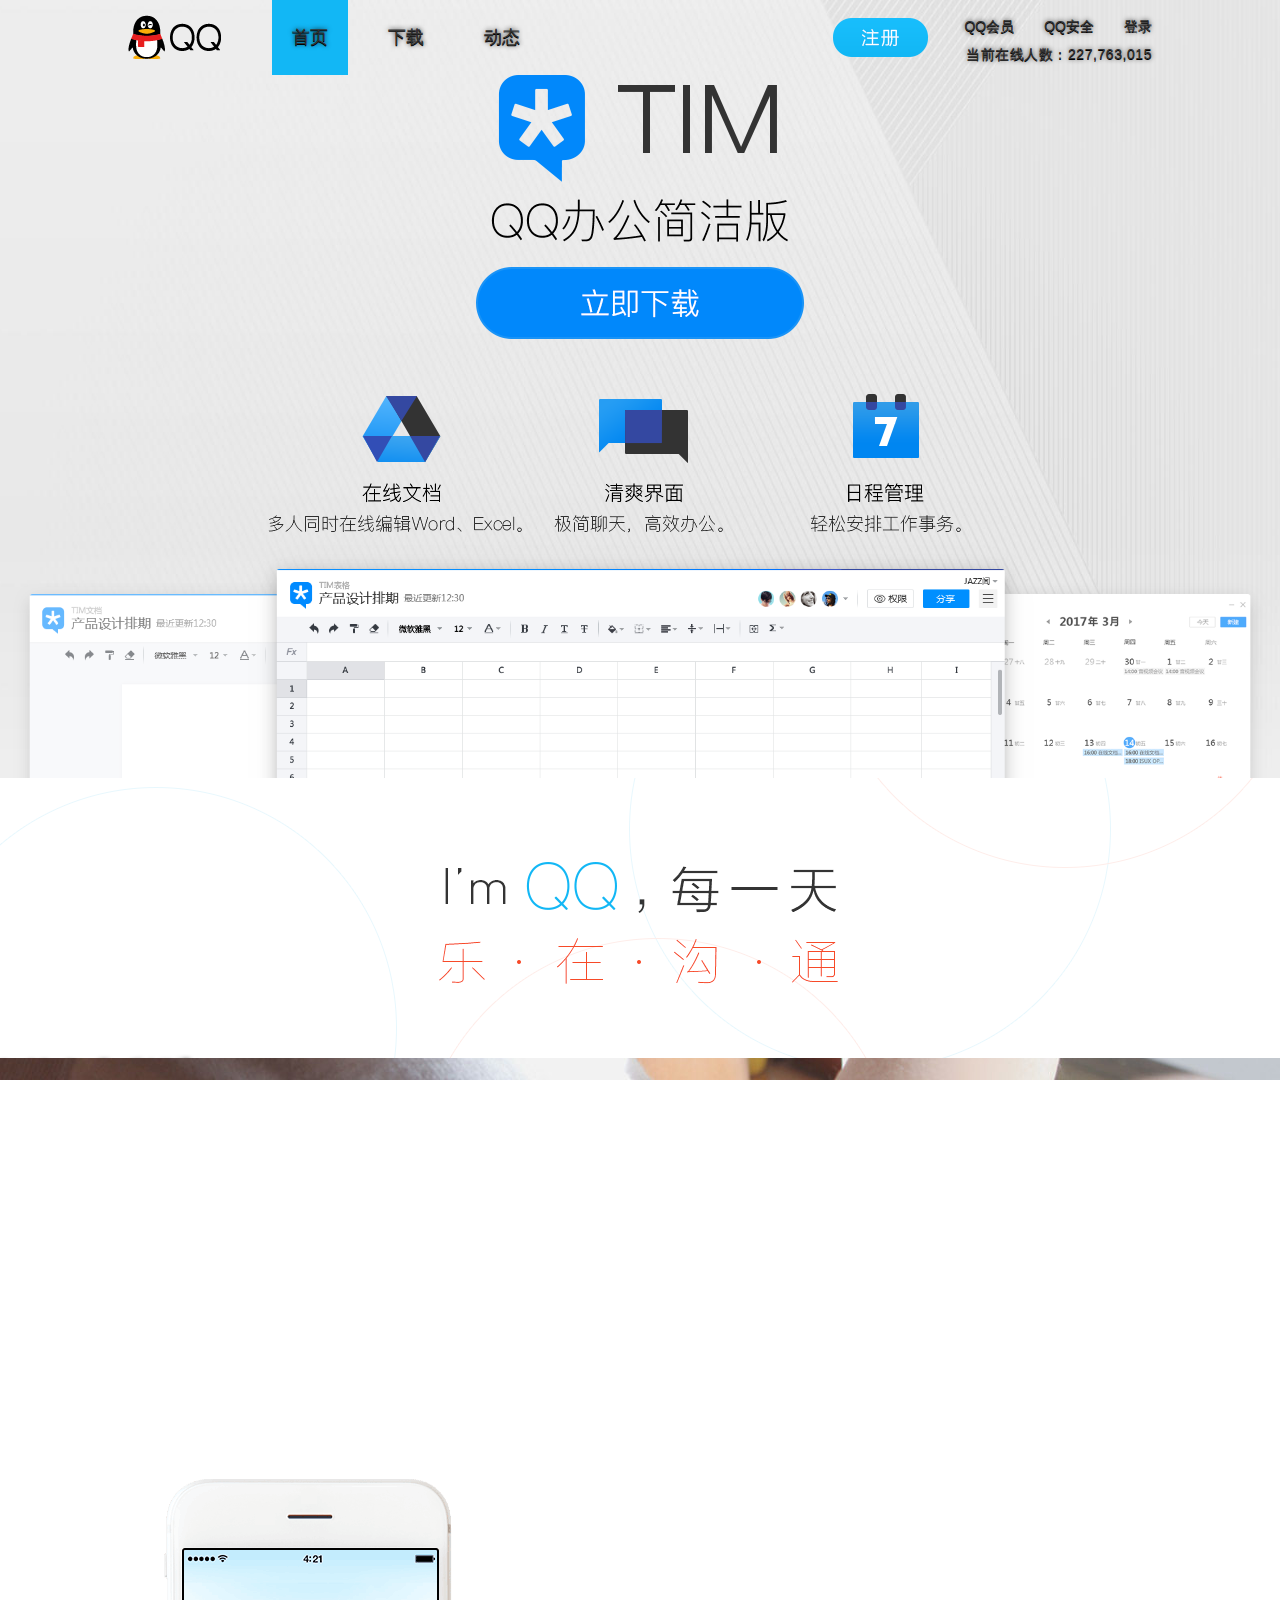
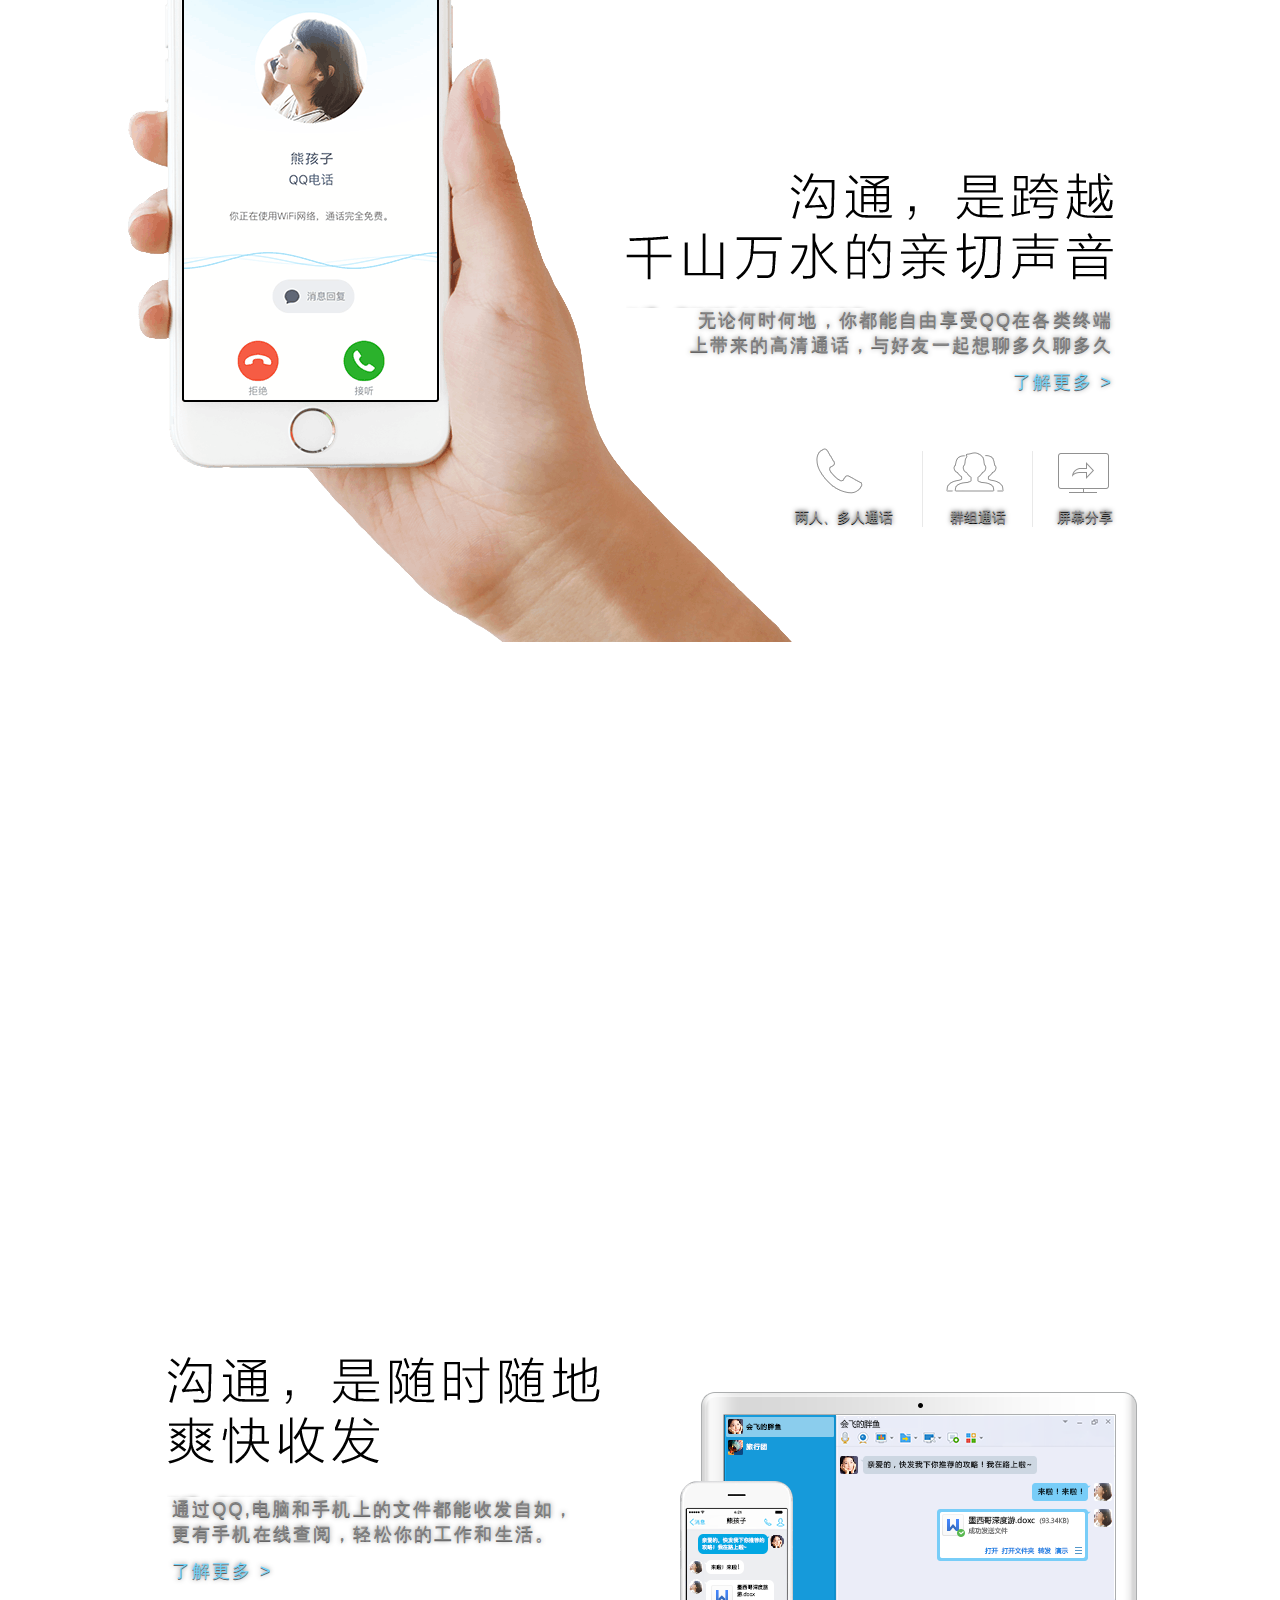
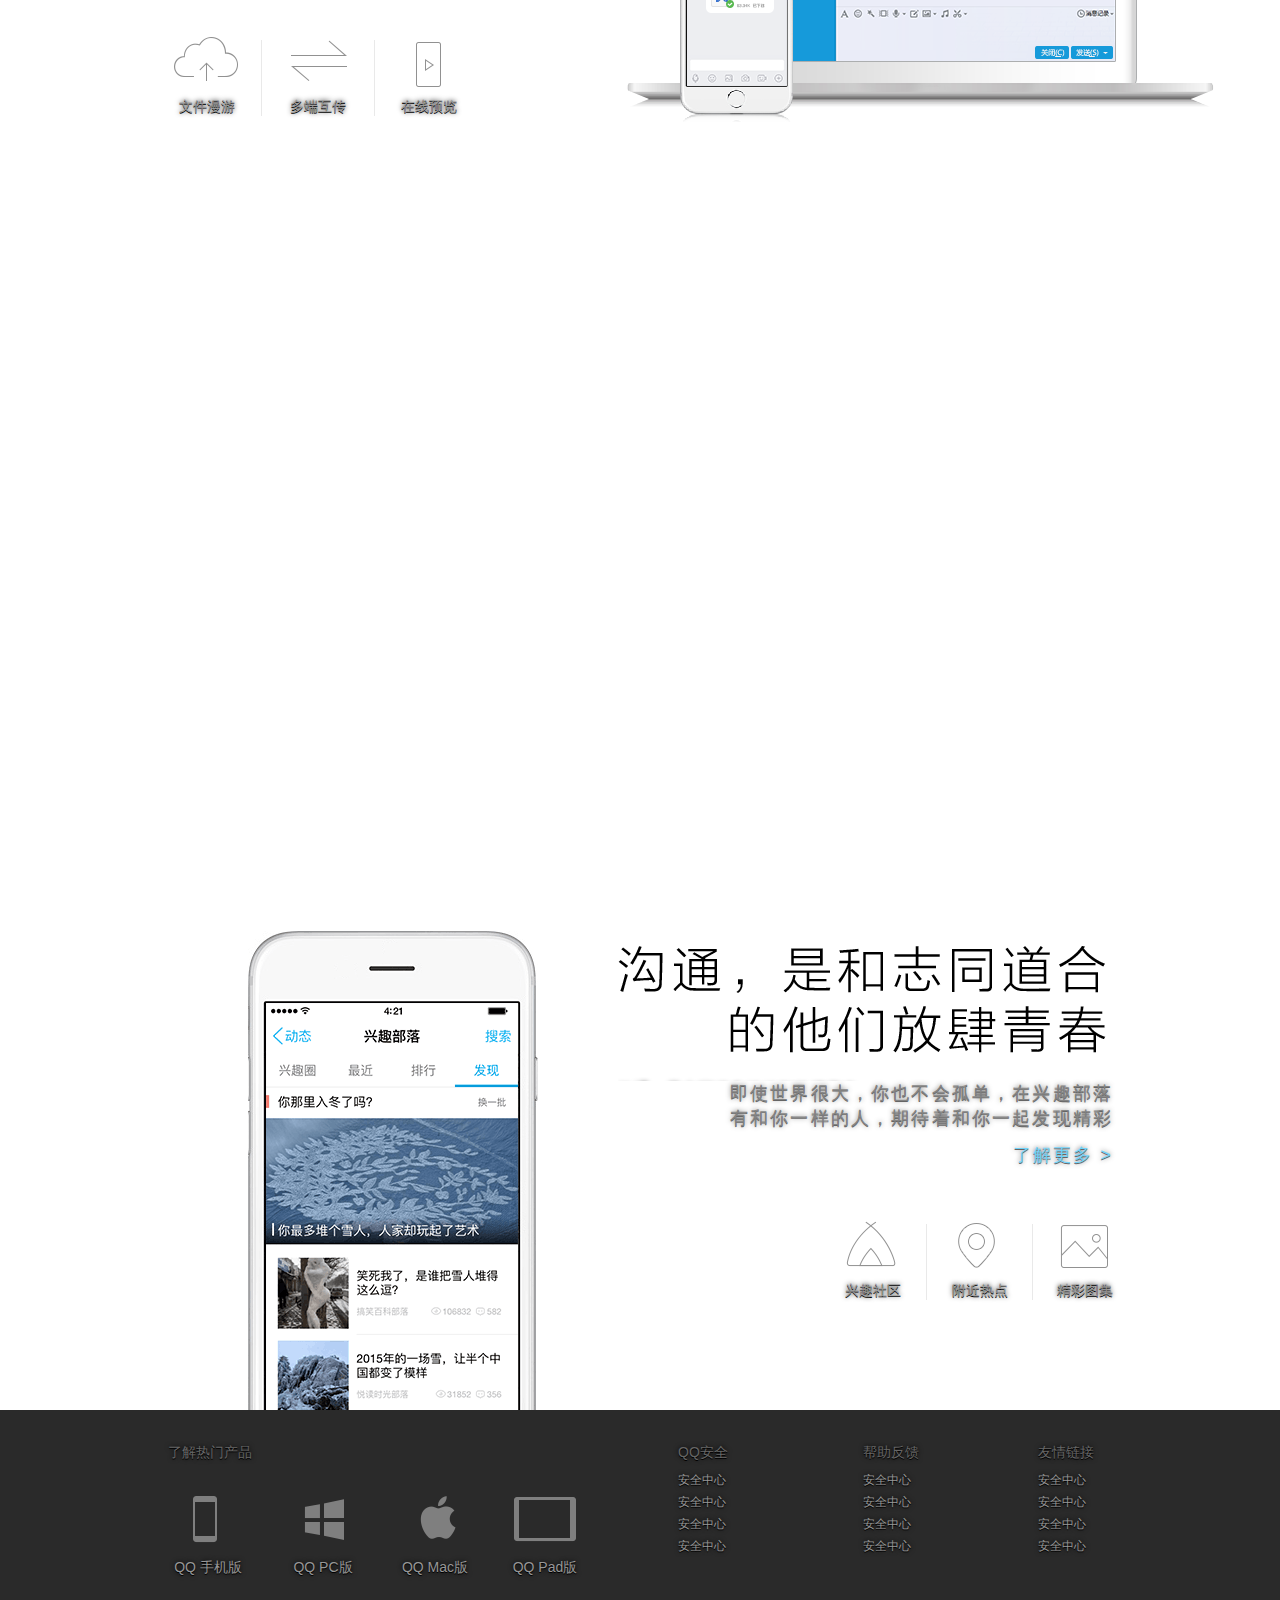
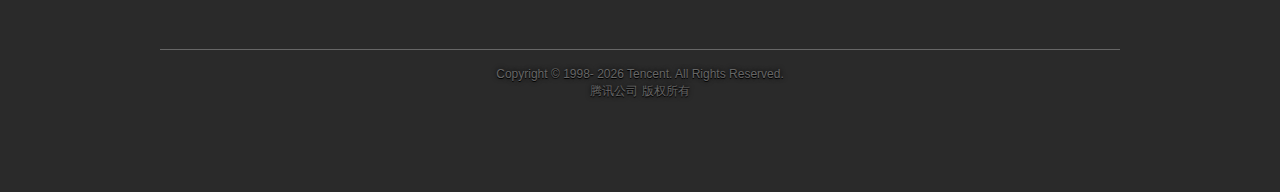
<file: QQTIM案例/index.html>
<!DOCTYPE html>
<html lang="en">

<head>
    <meta charset="UTF-8">
    <meta name="viewport" content="width=device-width, initial-scale=1.0">
    <meta http-equiv="X-UA-Compatible" content="ie=edge">
    <title>Document</title>
    <link rel="stylesheet" href="css/style.css" />
    <link rel="stylesheet" href="css/index.css" />
    <script src="js/jquery.min.js"></script>
    <script src="js/jquery.stellar.min.js"></script>
    <script>
    $(function() {
        $.stellar({
             horizontalScrolling: false,
            responsive: true
        });
    })
    </script>
</head>

<body>
    <!-- 导航栏部分 -->
    <div id="topbar" class="topbar">
        <div class="toppic">
            <div class="topside">
                <a href="#" class="logoLink">im.qq.com</a>
                <ul id="topNav" class="topNav">
                    <li class="current"><a href="#">首页</a></li>
                    <li><a href="#">下载</a></li>
                    <li><a href="#">动态</a></li>
                </ul>
            </div>
            <div class="topTool">
                <a class="barzc" href="#" target="_blank">注册</a>
                <ul>
                    <li id="loginInfo">
                        <a id="login" href="#">登录</a>
                        <div id="loginPenel" class="loginPenel">
                            <span class="trg"></span>
                            <div class="logindrop">
                                <div id="nick" class="nick">Hi,飞翔的企鹅</div>
                                <div class="lgout"><a id="lgout" href="javascript:;">[退出]</a></div>
                            </div>
                        </div>
                    </li>
                    <li><a href="#" target="_blank">QQ安全</a></li>
                    <li><a href="#" target="_blank">QQ会员</a></li>
                </ul>
                <div class="flashData"><a id="viewOnline" href="#">当前在线人数：<em id="cur_online">227,763,015</em></a></div>
            </div>
        </div>
    </div>


    <!-- 中间部分 -->

    <!--S banner-->
    <div class="crossbanenr wrap">
        <ul id="crossbanenr">
            <li class="timbg">
                <div class="tim-content tim">
                    <div class="bnleft">
                        <div class="tim-wenzi"></div>
                        <div class="tim-btn">
                            <a href="#" target="_blank"></a>
                        </div>
                        <div class="tim-icon"></div>
                    </div>
                    <img src="images/doc-j2.png" class="tim-img">
                </div>
            </li>

        </ul>
    </div>


    <!-- 页面主题部分 -->

    <div class="content">
        <h1>I'm QQ - 每一天，乐在沟通</h1>
        <div id="fisrtbg" class="activebg fisrtbg" data-stellar-background-ratio="0.05"></div>
        <div class="qfigure qcall">
            <div class="qw960">
                <div class="txtwrap">
                    <h2>沟通，是跨越千山万水的亲切声音</h2>
                    <p>无论何时何地，你都能自由享受QQ在各类终端<br />上带来的高清通话，与好友一起想聊多久聊多久</p>
                    <p><a class="knmore" href="#" target="_blank">了解更多 &gt;</a></p>
                    <ul class="figs">
                        <li class="f01">屏幕分享</li>
                        <li class="f02">群组通话</li>
                        <li class="f03">两人、多人通话</li>
                    </ul>
                </div>
                <div class="qcallAnimate">
                </div>
            </div>
        </div>
    </div>
    <div id="secondbg" class="activebg secondbg" data-stellar-background-ratio="0.05"></div>
    <div class="qfigure qfile">
        <div class="qw960">
            <div class="txtwrap">
                <h2>沟通，是随时随地爽快收发</h2>
                <p>通过QQ,电脑和手机上的文件都能收发自如，<br />更有手机在线查阅，轻松你的工作和生活。</p>
                <p><a class="knmore" href="#" target="_blank">了解更多 &gt;</a></p>
                <ul class="figs">
                    <li class="f01">文件漫游</li>
                    <li class="f02">多端互传</li>
                    <li class="f03">在线预览</li>
                </ul>
            </div>
            <div class="qfileAnimate">
            </div>
        </div>
    </div>
    <div id="thirdbg" class="activebg thirdbg" data-stellar-background-ratio="0.05"></div>
    <div class="qfigure qblog">
        <div class="qw960">
            <div class="txtwrap">
                <h2>沟通，是志同道合的他们放肆青春</h2>
                <p>即使世界很大，你也不会孤单，在兴趣部落<br />有和你一样的人，期待着和你一起发现精彩</p>
                <p><a class="knmore" href="#" target="_blank">了解更多 &gt;</a></p>
                <ul class="figs">
                    <li class="f01">精彩图集</li>
                    <li class="f02">附近热点</li>
                    <li class="f03">兴趣社区</li>
                </ul>
            </div>
            <div class="qblogAnimate">
                <div class="qblogWrap">
                    <div class="pic1"></div>
                    <div class="pic2"></div>
                    <div class="pic3"></div>
                </div>
            </div>
        </div>
    </div>


    <!-- 页面底部制作 -->

    <!--S footer-->
    <div class="newfoot">
        <div class="qmaps">
            <div class="plats">
                <h3>了解热门产品</h3>
                <a class="plmb" href="#" target="_blank">QQ 手机版</a>
                <a class="plpc" href="#" target="_blank">QQ PC版</a>
                <a class="plmac" href="#" target="_blank">QQ Mac版</a>
                <a class="plpad" href="#" target="_blank">QQ Pad版</a>
            </div>

            <div class="map qac">
                <h3>QQ安全</h3>
                <ul>
                    <li><a href="#" target="_blank">安全中心</a></li>
                    <li><a href="#" target="_blank">安全中心</a></li>
                    <li><a href="#" target="_blank">安全中心</a></li>
                    <li><a href="#" target="_blank">安全中心</a></li>

                </ul>
            </div>

            <div class="map qfaq">
                <h3>帮助反馈</h3>
                <ul>
                    <li><a href="#" target="_blank">安全中心</a></li>
                    <li><a href="#" target="_blank">安全中心</a></li>
                    <li><a href="#" target="_blank">安全中心</a></li>
                    <li><a href="#" target="_blank">安全中心</a></li>

                </ul>
            </div>

            <div class="map qlink">
                <h3>友情链接</h3>
                <ul>
                    <li><a href="#" target="_blank">安全中心</a></li>
                    <li><a href="#" target="_blank">安全中心</a></li>
                    <li><a href="#" target="_blank">安全中心</a></li>
                    <li><a href="#" target="_blank">安全中心</a></li>

                </ul>
            </div>
        </div>
        <div class="copyright">
            <p>Copyright &copy; 1998-
                <script>
                    document.write((new Date()).getFullYear());
                </script> Tencent. All Rights Reserved.</p>
            <p>腾讯公司 版权所有</p>
        </div>
    </div>

    <div id="overlay" class="overlay"></div>

    <div id="flashDiv">
        <div class="flashBar"><a id="flashClose" href="#" class="close">关闭</a></div>
        <div class="flashBox">
            <div id="flashBox">
                <p>
                    <a href="#"><img src="images/get_flash_player.gif" alt="Get Adobe Flash player" /></a>
                </p>
            </div>
        </div>

    </div>

</body>

</html>
</file>
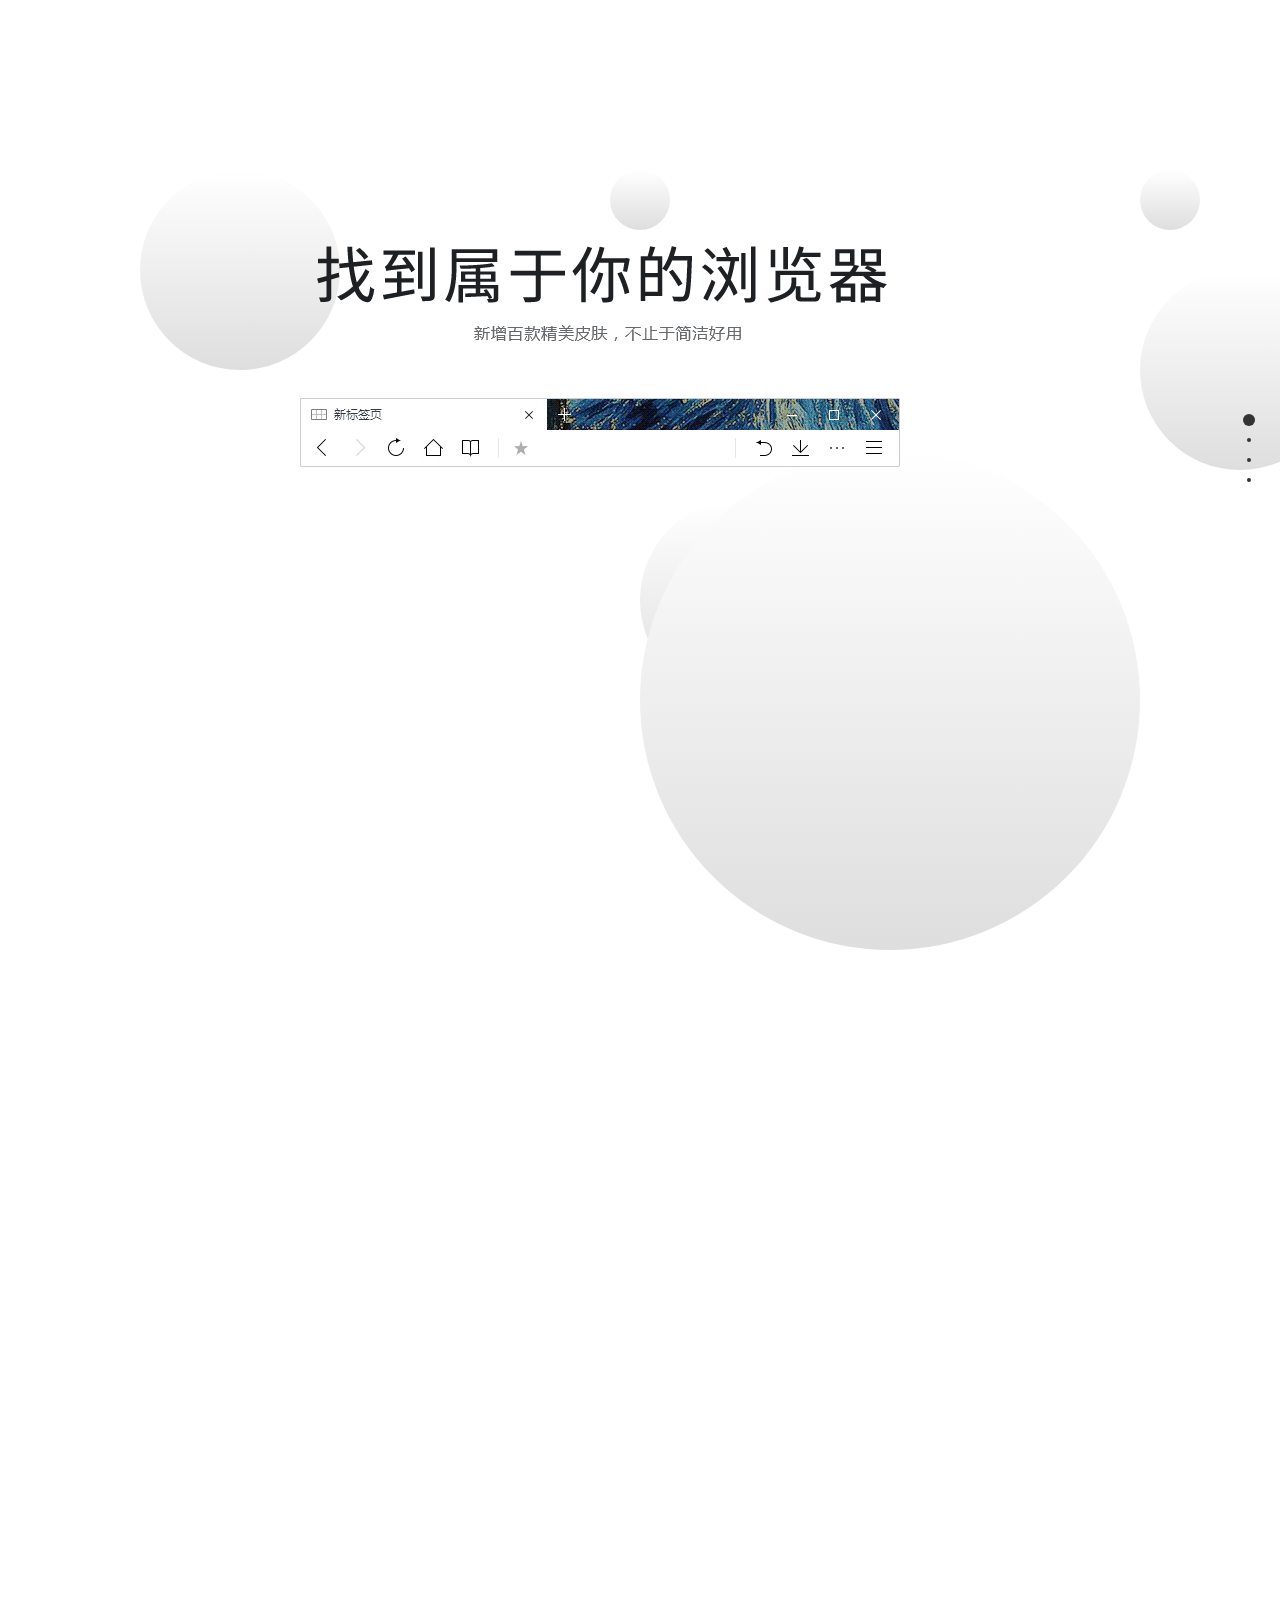
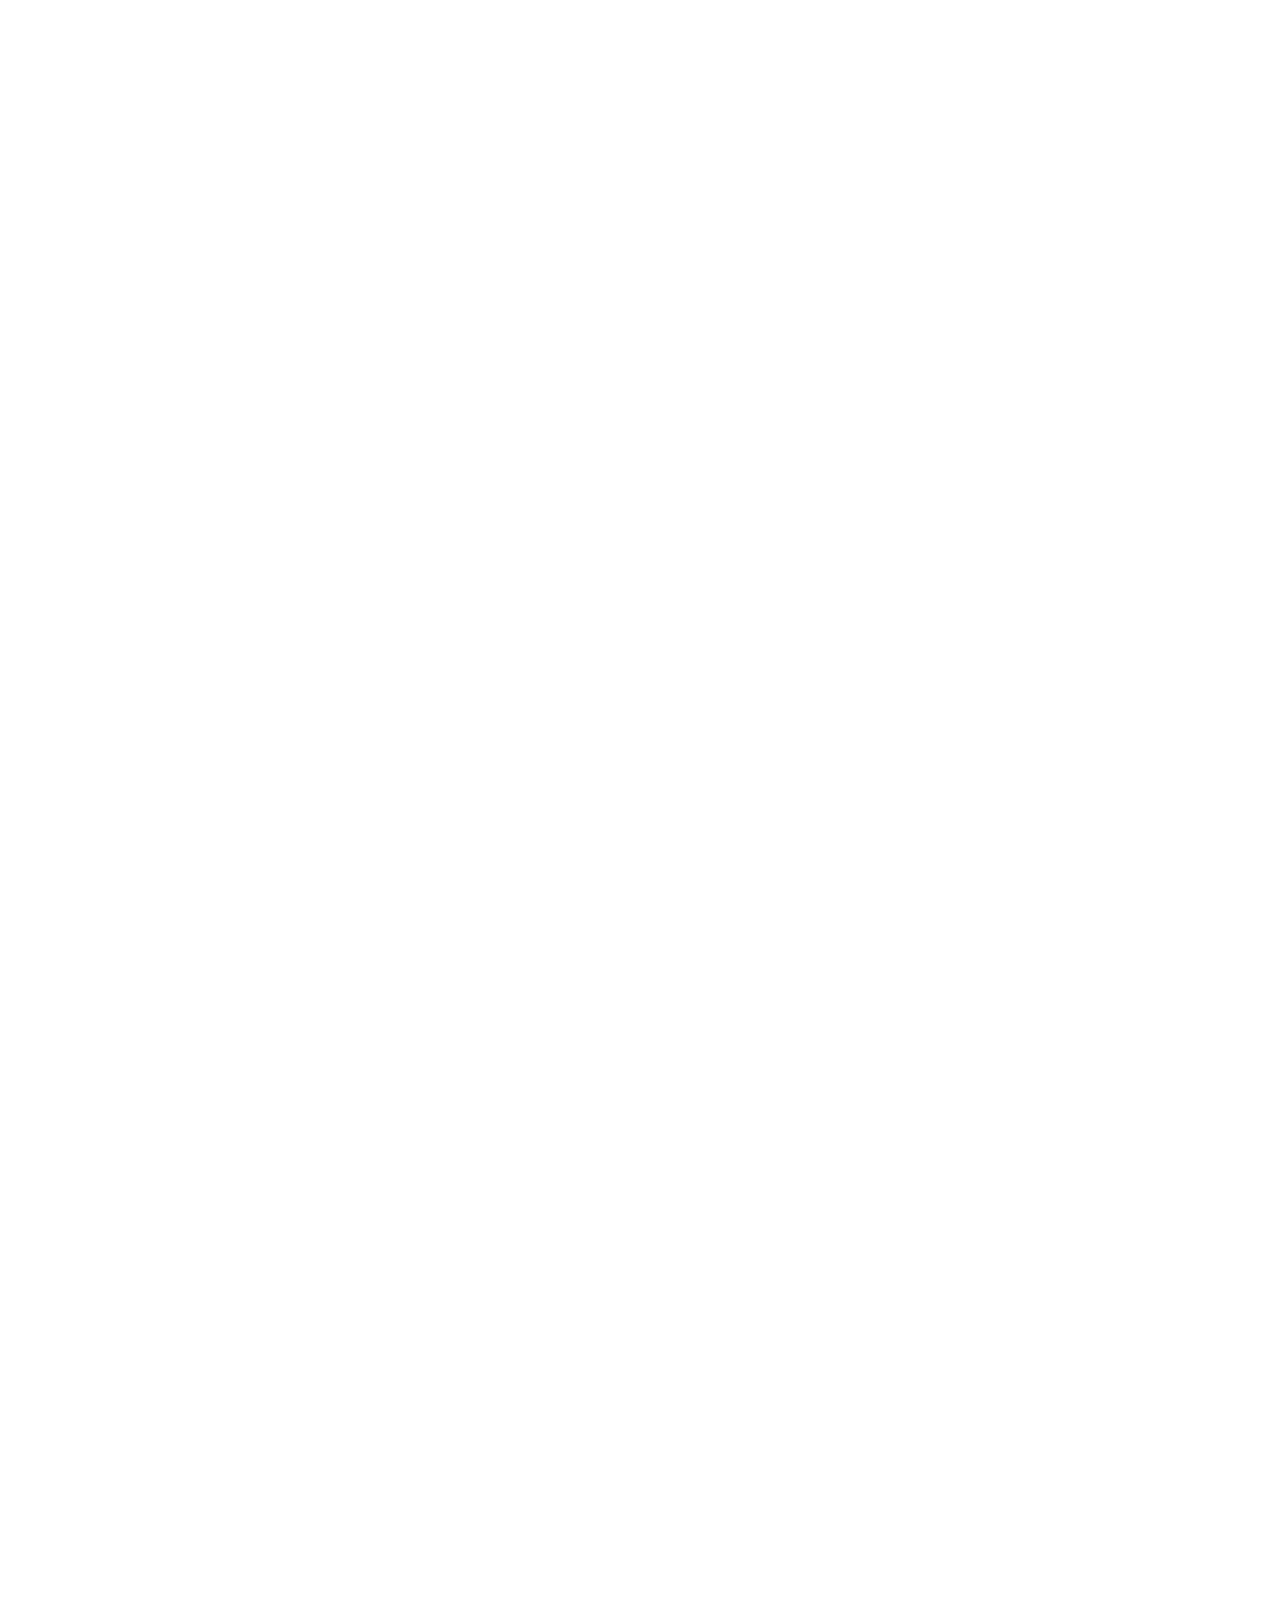
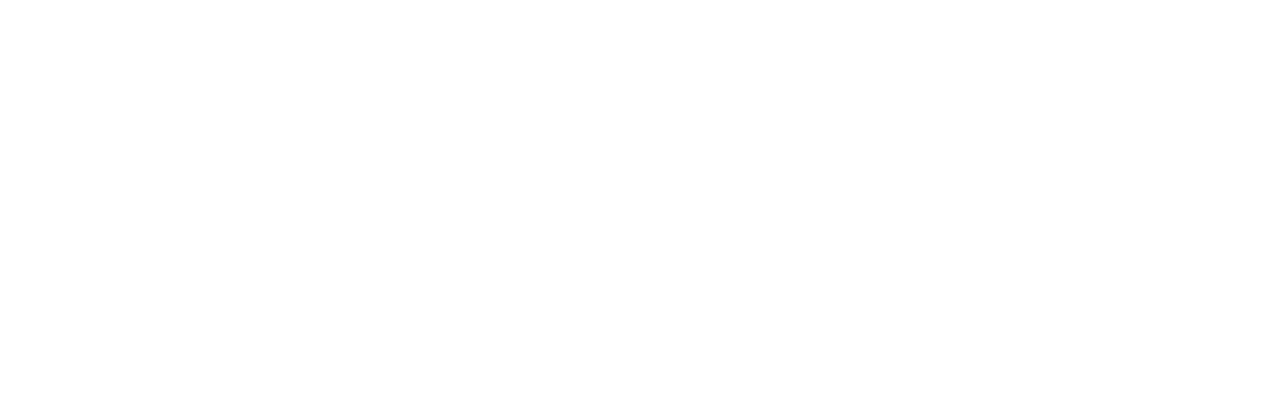
<file: QQ浏览器/index.html>
<!DOCTYPE html>
<html lang="en">
<head>
	<meta charset="UTF-8">
	<title>Document</title>
	<!-- css -->
	<link rel="stylesheet" href="css/jquery.fullPage.css" />
	<link rel="stylesheet" href="css/base.css" />
	<link rel="stylesheet" href="css/myqq.css" />
	<!-- js -->
	<script src="js/jquery.min.js"></script>
	<script src="js/jquery.fullPage.min.js"></script>
 	<script src="js/jquery.easing.1.3.js"></script>
 	<script src="js/myQQ.js"></script>
</head>
<body>
    <!-- 背景圆 -->
	<div id="bg">
		<div class="row1">
			<div class="orb1"></div>
			<div class="orb2"></div>
			<div class="orb3"></div>
		</div>
		<div class="row2">
			<div class="orb1"></div>
			<div class="orb2"></div>
			<div class="orb3"></div>
		</div>
		<div class="row3">
			<div class="orb1"></div>
			<div class="orb2"></div>
		</div>
	
	</div>
	<div id="fullpage">
  		<div class="section section1">
  			<div class="p1">
  				<img src="images/skin.png" alt="">
  			</div>
  		</div>
	    <div class="section section2">
	    	<div class="p2">
	    		<img src="images/title1_1.png" alt="">
	    		<img src="images/title1_2_1.png" alt="">
	    	</div>
	    </div>
	    <div class="section section3">
	    	<div class="p3">
	    		<img src="images/p3ui_tab.png" alt="">
	    	</div>
	    	<img src="images/title3.png" alt="" class="title3">
	    </div>
	    <div class="section">第四屏</div>
	</div>
</body>
</html>
</file>
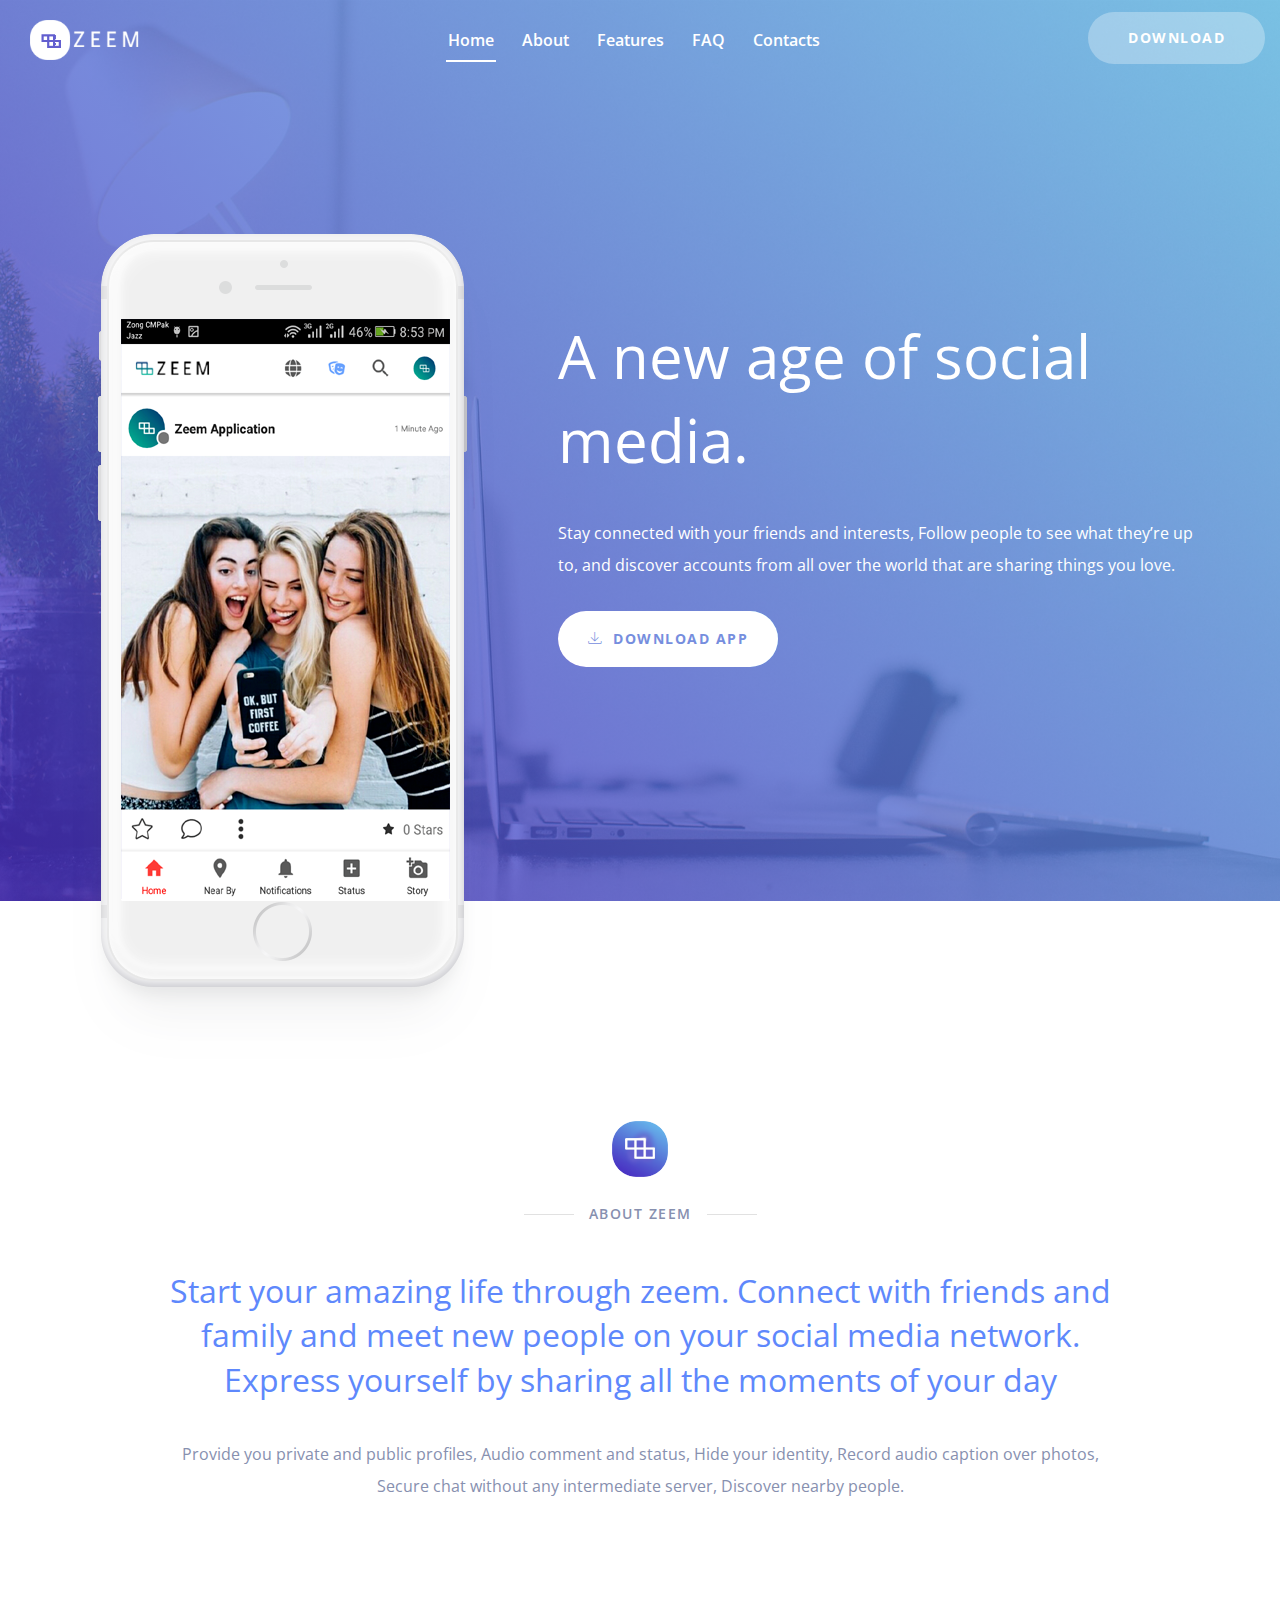
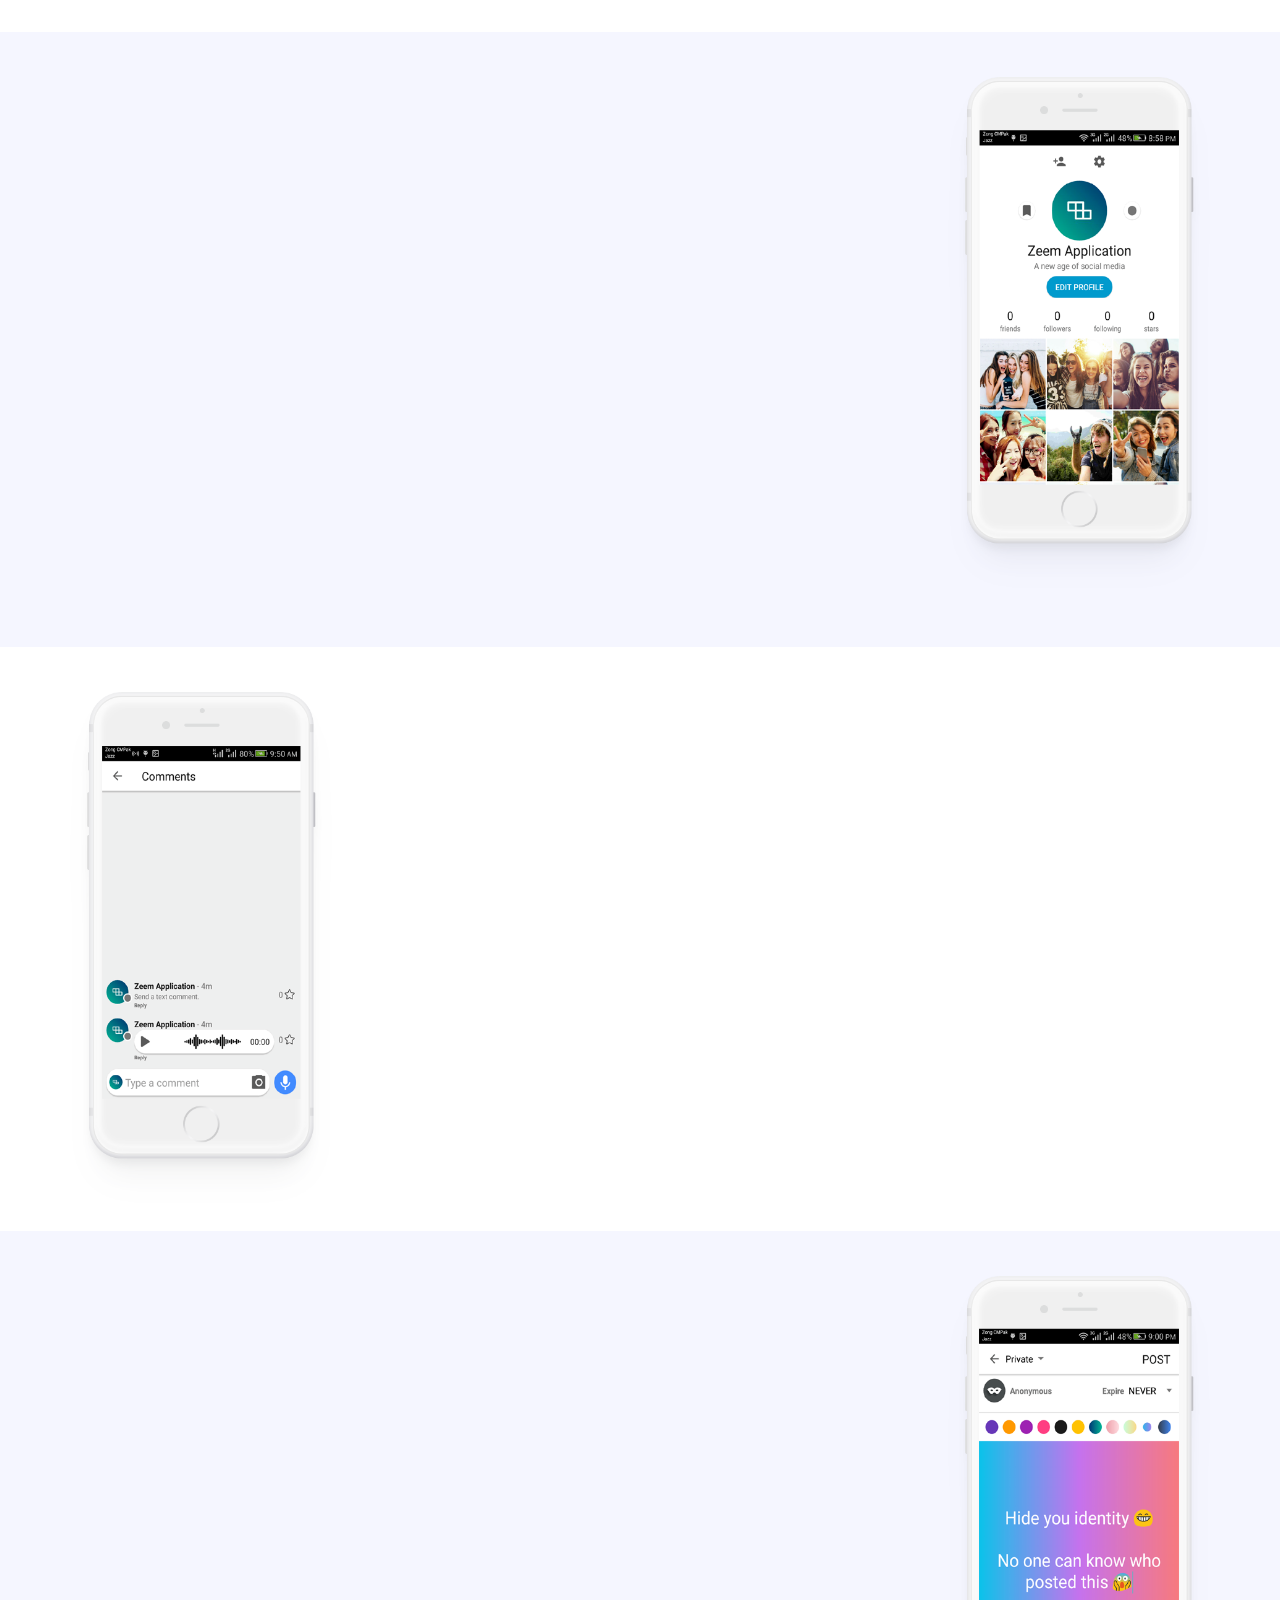
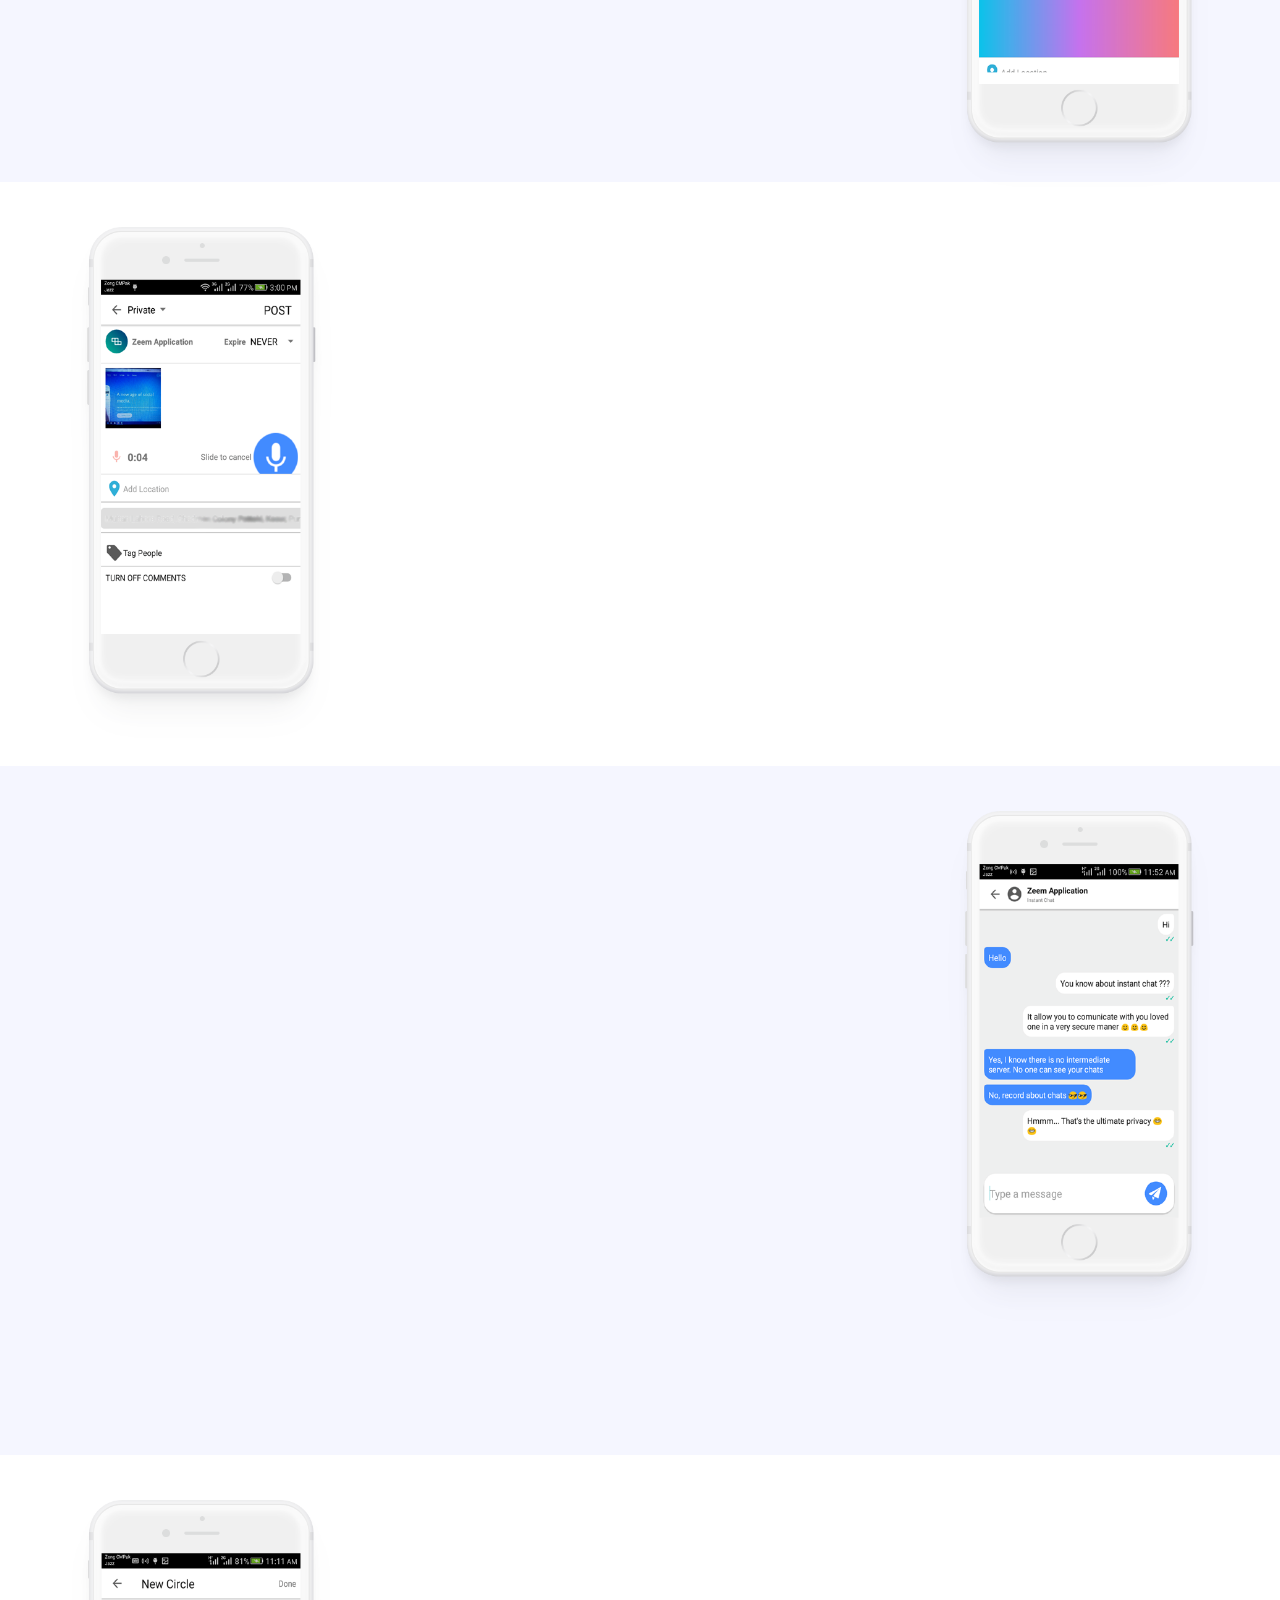
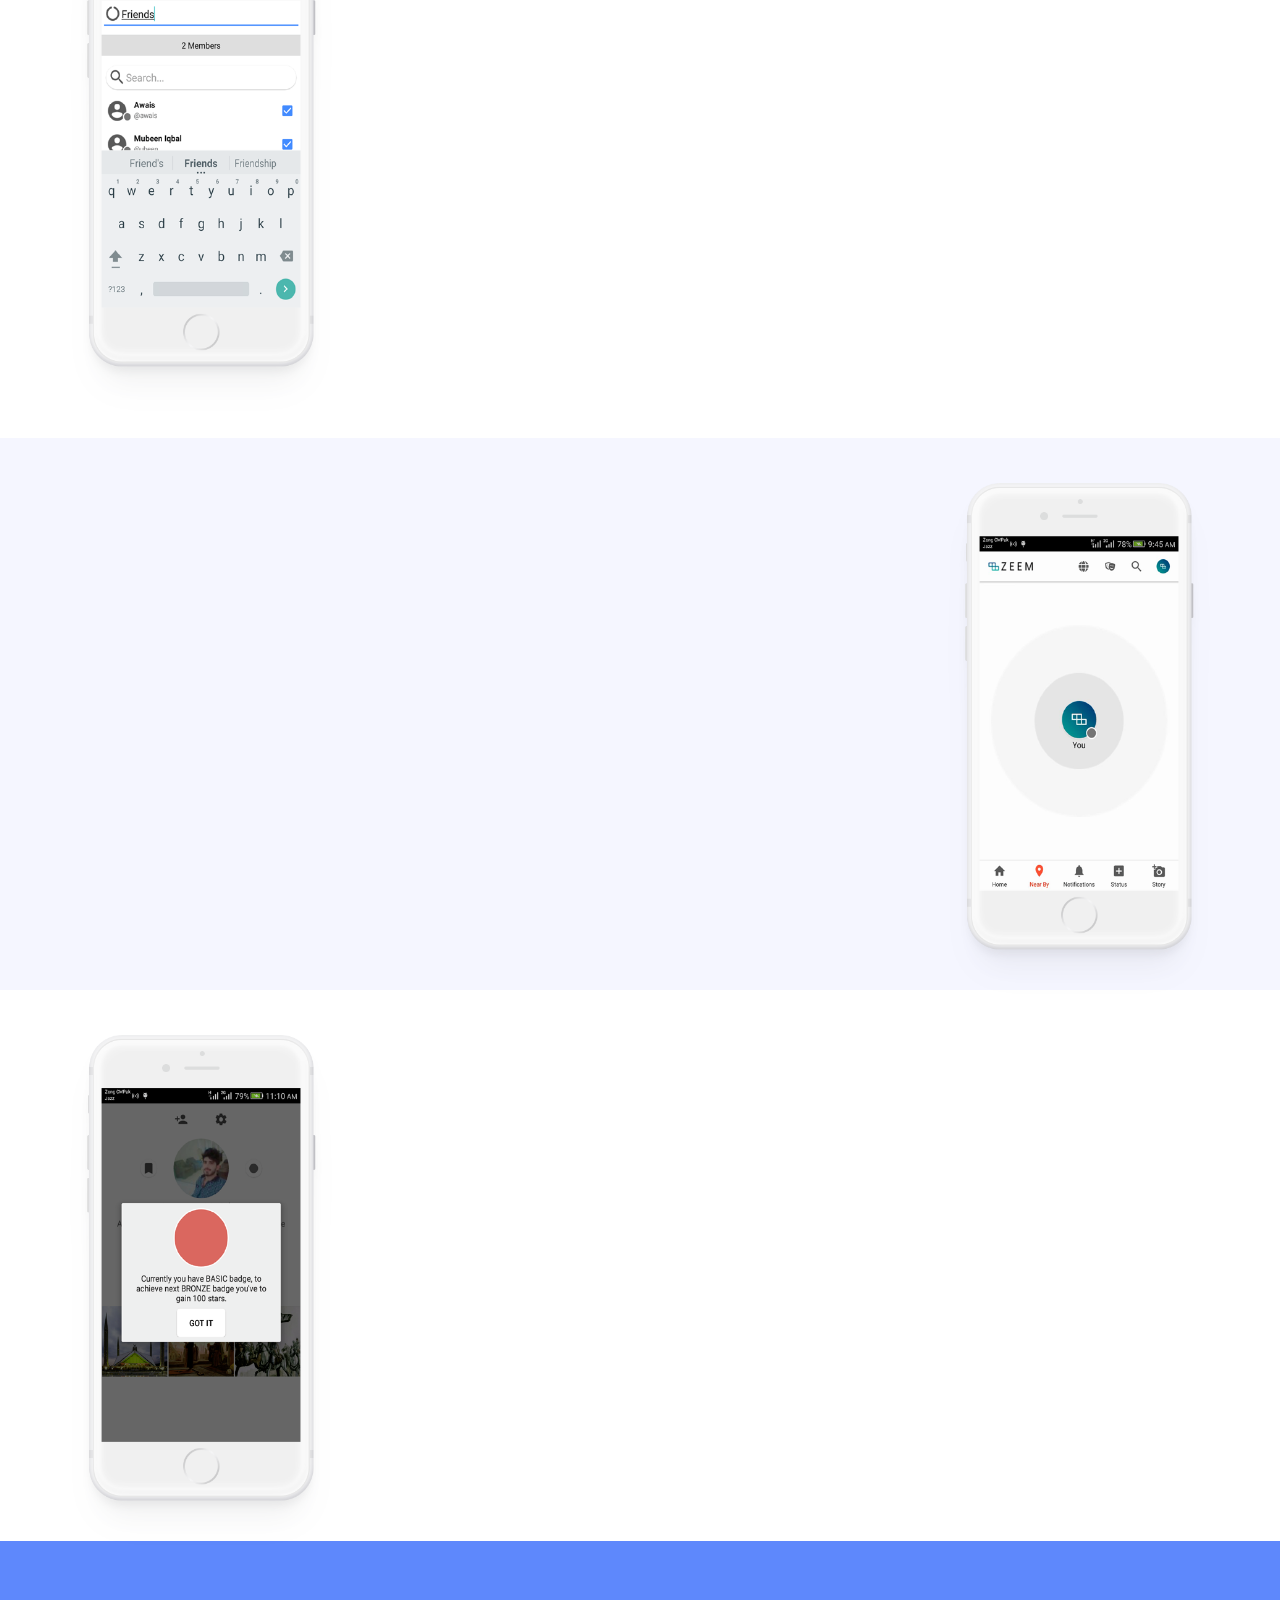
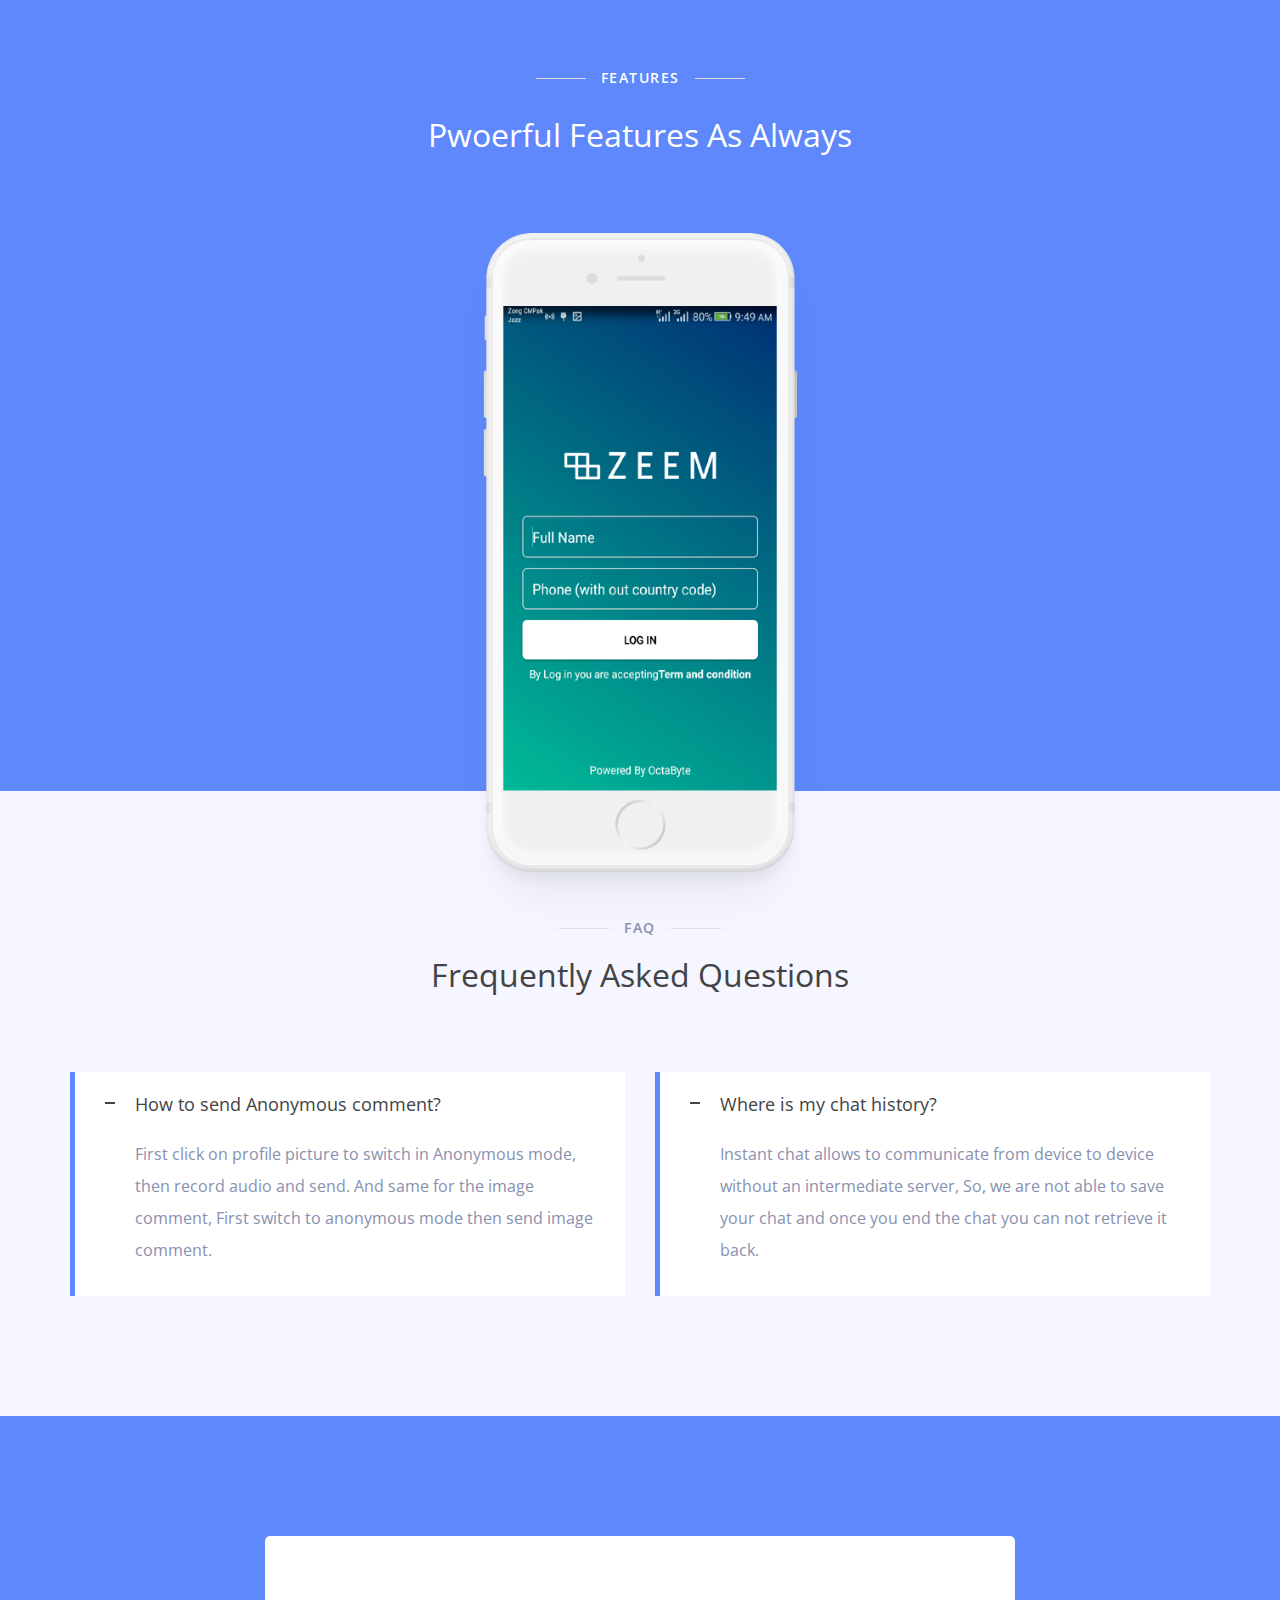
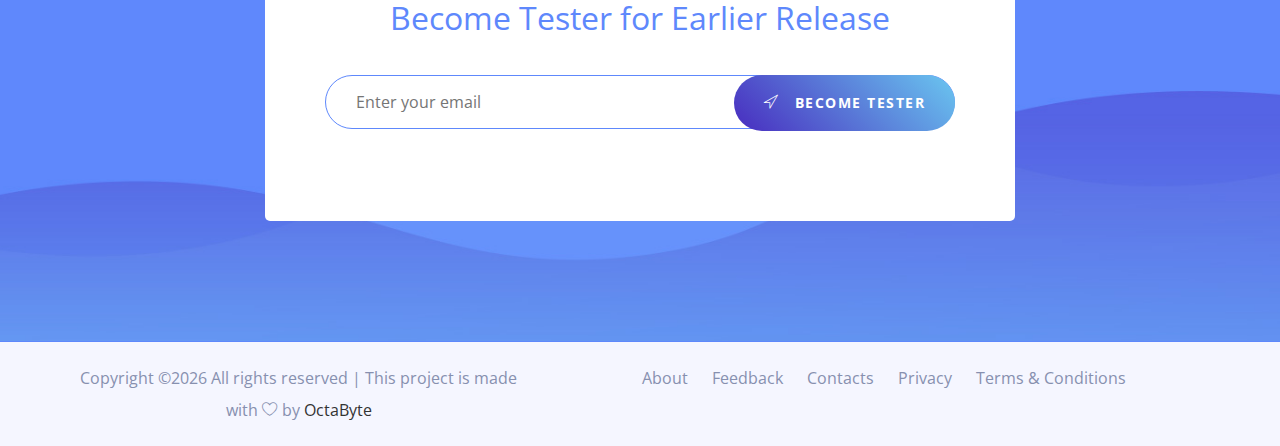
<file: zeem-web/index.html>
<!doctype html>
<html class="no-js" lang="en">

<head>
    <meta charset="utf-8">
    <meta name="author" content="OctaByte">
    <meta name="description" content="A new ago of social media">
    <meta name="keywords" content="social, media, social media, fun, app, photos sharing">
    <meta http-equiv="x-ua-compatible" content="ie=edge">
    <meta name="viewport" content="width=device-width, initial-scale=1.0">
    <!-- Title -->
    <title>ZEEM - A new age of social media!</title>
    <!-- Place favicon.ico in the root directory -->
    <link rel="apple-touch-icon" href="images/apple-touch-icon.png">
    <link rel="shortcut icon" type="image/png" href="images/favicon.png" />
    <!-- Plugin-CSS -->
    <link rel="stylesheet" href="css/bootstrap.min.css">
    <link rel="stylesheet" href="css/owl.carousel.min.css">
    <link rel="stylesheet" href="css/linearicons.css">
	<link rel="stylesheet" href="https://use.fontawesome.com/releases/v5.3.1/css/all.css" integrity="sha384-mzrmE5qonljUremFsqc01SB46JvROS7bZs3IO2EmfFsd15uHvIt+Y8vEf7N7fWAU" crossorigin="anonymous">
    <link rel="stylesheet" href="css/magnific-popup.css">
    <link rel="stylesheet" href="css/animate.css">
    <!-- Main-Stylesheets -->
    <link rel="stylesheet" href="css/normalize.css">
    <link rel="stylesheet" href="style.css">
    <link rel="stylesheet" href="css/responsive.css">
    <script src="js/vendor/modernizr-2.8.3.min.js"></script>
    <!--[if lt IE 9]>
        <script src="//oss.maxcdn.com/html5shiv/3.7.2/html5shiv.min.js"></script>
        <script src="//oss.maxcdn.com/respond/1.4.2/respond.min.js"></script>
    <![endif]-->
</head>

<body data-spy="scroll" data-target=".mainmenu-area">
    <!-- Preloader-content -->
    <div class="preloader">
        <span><i class="lnr lnr-sun"></i></span>
    </div>
    <!-- MainMenu-Area -->
    <nav class="mainmenu-area" data-spy="affix" data-offset-top="200">
        <div class="container-fluid">
            <div class="navbar-header">
                <button type="button" class="navbar-toggle" data-toggle="collapse" data-target="#primary_menu">
                    <span class="icon-bar"></span>
                    <span class="icon-bar"></span>
                    <span class="icon-bar"></span>
                </button>
                <a class="navbar-brand" href="#"><img src="images/logo.png" alt="Logo"></a>
            </div>
            <div class="collapse navbar-collapse" id="primary_menu">
                <ul class="nav navbar-nav mainmenu">
                    <li class="active"><a href="#home_page">Home</a></li>
                    <li><a href="#about_page">About</a></li>
                    <li><a href="#features_page">Features</a></li>
                    <li><a href="#questions_page">FAQ</a></li>
                    <li><a target="_blank" href="https://goo.gl/forms/2o8CUV8AGaTJVVQ43">Contacts</a></li>
                </ul>
                <div class="right-button hidden-xs">
                    <a href="https://play.google.com/store/apps/details?id=org.octabyte.zeem">Download</a>
                </div>
            </div>
        </div>
    </nav>
    <!-- MainMenu-Area-End -->
    <!-- Home-Area -->
    <header class="home-area overlay" id="home_page">
        <div class="container">
            <div class="row">
                <div class="col-xs-12 hidden-sm col-md-5">
                    <figure class="mobile-image wow fadeInUp" data-wow-delay="0.2s">
                        <img src="images/header-mobile.png" alt="zeem a new age of social media">
                    </figure>
                </div>
                <div class="col-xs-12 col-md-7">
                    <div class="space-80 hidden-xs"></div>
                    <h1 class="wow fadeInUp" data-wow-delay="0.4s">A new age of social media.</h1>
                    <div class="space-20"></div>
                    <div class="desc wow fadeInUp" data-wow-delay="0.6s">
                        <p>Stay connected with your friends and interests, 
						Follow people to see what they’re up to, and discover accounts 
						from all over the world that are sharing things you love.</p>
                    </div>
                    <div class="space-20"></div>
                    <a href="https://play.google.com/store/apps/details?id=org.octabyte.zeem"
					class="bttn-white wow fadeInUp" data-wow-delay="0.8s"><i class="lnr lnr-download"></i>Download App</a>
                </div>
            </div>
        </div>
    </header>
    <!-- Home-Area-End -->
    <!-- About-Area -->
    <section class="section-padding" id="about_page">
        <div class="container">
            <div class="row">
                <div class="col-xs-12 col-md-10 col-md-offset-1">
                    <div class="page-title text-center">
                        <img src="images/about-logo.png" alt="About Logo">
                        <div class="space-20"></div>
                        <h5 class="title">About Zeem</h5>
                        <div class="space-30"></div>
                        <h3 class="blue-color">Start your amazing life through zeem. Connect with friends and family and meet new people on your social media network. Express yourself by sharing all the moments of your day </h3>
                        <div class="space-20"></div>
                        <p>Provide you private and public profiles, Audio comment and status, Hide your identity, Record audio caption over photos, Secure chat without any intermediate server, Discover nearby people.</p>
                    </div>
                </div>
            </div>
        </div>
    </section>
    <!-- About-Area-End -->
    <!-- Profile-Area -->
    <section class="progress-area gray-bg" id="progress_page">
        <div class="container">
            <div class="row">
                <div class="col-xs-12 col-md-9">
                    <div class="page-title section-padding">
                        <h5 class="title wow fadeInUp" data-wow-delay="0.2s">Different Profiles</h5>
                        <div class="space-10"></div>
                        <h3 class="dark-color wow fadeInUp" data-wow-delay="0.4s">Private and public profile</h3>
                        <div class="space-20"></div>
                        <div class="desc wow fadeInUp" data-wow-delay="0.6s">
                            <p>Here you have two different profiles Private and Public. In Private section, you have full control over your photos and privacy settings. Only your friends can see the private profile. To make someone friend it is necessary you both have saved each other's mobile number in your cell. Anyone can follow you on the public profile. Your followers can't see your private profile.</p>
                        </div>
                        <div class="space-50"></div>
                        <a href="#" class="bttn-default wow fadeInUp" data-wow-delay="0.8s">Learn More</a>
                    </div>
                </div>
                <div class="col-xs-12 col-md-3">
                    <figure class="mobile-image" style="margin-top: 45px;">
                        <img src="images/profiles.png" alt="zeem private and public profiles">
                    </figure>
                </div>
            </div>
        </div>
    </section>
    <!-- Profile-Area-End -->
	<!-- Comment-Area -->
    <section class="progress-area" id="progress_page">
        <div class="container">
            <div class="row">
                <div class="col-xs-12 col-md-3">
                    <figure class="mobile-image" style="margin-top: 45px;">
                        <img src="images/audio_comment.png" alt="zeem audio comments">
                    </figure>
                </div>
                <div class="col-xs-12 col-md-9">
                    <div class="page-title section-padding">
                        <h5 class="title wow fadeInUp" data-wow-delay="0.2s">Post & Story comment</h5>
                        <div class="space-10"></div>
                        <h3 class="dark-color wow fadeInUp" data-wow-delay="0.4s">Audio Comment</h3>
                        <div class="space-20"></div>
                        <div class="desc wow fadeInUp" data-wow-delay="0.6s">
                            <p>Now you can post Audio comment and status, Record your voice and have fun. Sometimes you need to add such comment which is not possible in text, For example, you want to add the sound of anything just think how you write the sound in text. Now it's possible with the Audio comment. Let your voice act.</p>
                        </div>
                        <div class="space-50"></div>
                        <a href="#" class="bttn-default wow fadeInUp" data-wow-delay="0.8s">Learn More</a>
                    </div>
                </div>
            </div>
        </div>
    </section>
    <!-- Comment-Area-End -->
	<!-- Anonymous-Area -->
    <section class="progress-area gray-bg" id="progress_page">
        <div class="container">
            <div class="row">
                <div class="col-xs-12 col-md-9">
                    <div class="page-title section-padding">
                        <h5 class="title wow fadeInUp" data-wow-delay="0.2s">Hide your identity</h5>
                        <div class="space-10"></div>
                        <h3 class="dark-color wow fadeInUp" data-wow-delay="0.4s">Anonymous Person</h3>
                        <div class="space-20"></div>
                        <div class="desc wow fadeInUp" data-wow-delay="0.6s">
                            <p>By using this feature you can post status and audio/text comment 
							while hiding your identity. No one can know who posted this not even your friends.</p>
                        </div>
                        <div class="space-50"></div>
                        <a href="#" class="bttn-default wow fadeInUp" data-wow-delay="0.8s">Learn More</a>
                    </div>
                </div>
                <div class="col-xs-12 col-md-3">
                    <figure class="mobile-image" style="margin-top: 45px;">
                        <img src="images/anonymous_user.png" alt="zeem anonymous user">
                    </figure>
                </div>
            </div>
        </div>
    </section>
    <!-- Anonymous-Area-End -->
	<!-- Talking Photo-Area -->
    <section class="progress-area" id="progress_page">
        <div class="container">
            <div class="row">
                <div class="col-xs-12 col-md-3">
                    <figure class="mobile-image" style="margin-top: 45px;">
                        <img src="images/talking_photo.png" alt="zeem talking photo">
                    </figure>
                </div>
                <div class="col-xs-12 col-md-9">
                    <div class="page-title section-padding">
                        <h5 class="title wow fadeInUp" data-wow-delay="0.2s">Audio caption</h5>
                        <div class="space-10"></div>
                        <h3 class="dark-color wow fadeInUp" data-wow-delay="0.4s">Talking Photo</h3>
                        <div class="space-20"></div>
                        <div class="desc wow fadeInUp" data-wow-delay="0.6s">
                            <p>You can add Audio caption on your photos same like text caption. 
							Just think about, How do you write sound made by cricket while going 
							to garden? ZEEM makes that possible. Ever brooded for hours thinking 
							about a caption? Let your voice act as a caption, speak into it and let 
							the others find out what it is.</p>
                        </div>
                        <div class="space-50"></div>
                        <a href="#" class="bttn-default wow fadeInUp" data-wow-delay="0.8s">Learn More</a>
                    </div>
                </div>
            </div>
        </div>
    </section>
    <!-- Talking Photo-Area-End -->
	<!--  Instant Chat-Area -->
    <section class="progress-area gray-bg" id="progress_page">
        <div class="container">
            <div class="row">
                <div class="col-xs-12 col-md-9">
                    <div class="page-title section-padding">
                        <h5 class="title wow fadeInUp" data-wow-delay="0.2s">Stay connected</h5>
                        <div class="space-10"></div>
                        <h3 class="dark-color wow fadeInUp" data-wow-delay="0.4s"> Instant Chat</h3>
                        <div class="space-20"></div>
                        <div class="desc wow fadeInUp" data-wow-delay="0.6s">
                            <p>Instant Chat is designed to provide you with ultimate privacy.
							Chat with your friends in a more secure way. Allow you to communicate 
							directly from your device to the other one, which means there is no server 
							between your devices to store your chat history. Having no intermediate server 
							means your chat is fully secure, even we can not see it.</p>
							<strong>Anonymous Chat:</strong>
							<p>Instant Chat also allows communicating with some while hiding your identity.</p>
                        </div>
                        <div class="space-50"></div>
                        <a href="#" class="bttn-default wow fadeInUp" data-wow-delay="0.8s">Learn More</a>
                    </div>
                </div>
                <div class="col-xs-12 col-md-3">
                    <figure class="mobile-image" style="margin-top: 45px;">
                        <img src="images/instant_chat.png" alt="zeem instant chat">
                    </figure>
                </div>
            </div>
        </div>
    </section>
    <!--  Instant Chat-Area-End -->
	<!-- Create Circle-Area -->
    <section class="progress-area" id="progress_page">
        <div class="container">
            <div class="row">
                <div class="col-xs-12 col-md-3">
                    <figure class="mobile-image" style="margin-top: 45px;">
                        <img src="images/create_circle.png" alt="zeem create circle">
                    </figure>
                </div>
                <div class="col-xs-12 col-md-9">
                    <div class="page-title section-padding">
                        <h5 class="title wow fadeInUp" data-wow-delay="0.2s">Manage your friends</h5>
                        <div class="space-10"></div>
                        <h3 class="dark-color wow fadeInUp" data-wow-delay="0.4s">Create Circle</h3>
                        <div class="space-20"></div>
                        <div class="desc wow fadeInUp" data-wow-delay="0.6s">
                            <p>Create different circles for different people (e.g Family, Friends and Class Fellows). 
							Posting in a Circle can only be seen by the members of that circle, they can comment or 
							Star on your post. Only circle members can see that post!</p>
                        </div>
                        <div class="space-50"></div>
                        <a href="#" class="bttn-default wow fadeInUp" data-wow-delay="0.8s">Learn More</a>
                    </div>
                </div>
            </div>
        </div>
    </section>
    <!-- Create Circle-Area-End -->
	<!--  Nearby-Area -->
    <section class="progress-area gray-bg" id="progress_page">
        <div class="container">
            <div class="row">
                <div class="col-xs-12 col-md-9">
                    <div class="page-title section-padding">
                        <h5 class="title wow fadeInUp" data-wow-delay="0.2s">Discover</h5>
                        <div class="space-10"></div>
                        <h3 class="dark-color wow fadeInUp" data-wow-delay="0.4s">NearBy People</h3>
                        <div class="space-20"></div>
                        <div class="desc wow fadeInUp" data-wow-delay="0.6s">
                            <p>Find people who are near to you, you can easily find 
							people who are nearby. In private profile, only your nearby 
							friends will appear. In a public profile, anyone will appear who is 
							nearby, either it's a friend or not.</p>
                        </div>
                        <div class="space-50"></div>
                        <a href="#" class="bttn-default wow fadeInUp" data-wow-delay="0.8s">Learn More</a>
                    </div>
                </div>
                <div class="col-xs-12 col-md-3">
                    <figure class="mobile-image" style="margin-top: 45px;">
                        <img src="images/nearby.png" alt="zeem nearby">
                    </figure>
                </div>
            </div>
        </div>
    </section>
    <!--  Nearby-Area-End -->
	<!-- Earn Badges-Area -->
    <section class="progress-area" id="progress_page">
        <div class="container">
            <div class="row">
                <div class="col-xs-12 col-md-3">
                    <figure class="mobile-image" style="margin-top: 45px;">
                        <img src="images/earn_badges.png" alt="zeem earn badges">
                    </figure>
                </div>
                <div class="col-xs-12 col-md-9">
                    <div class="page-title section-padding">
                        <h5 class="title wow fadeInUp" data-wow-delay="0.2s">Promote profile</h5>
                        <div class="space-10"></div>
                        <h3 class="dark-color wow fadeInUp" data-wow-delay="0.4s">Earn Badges</h3>
                        <div class="space-20"></div>
                        <div class="desc wow fadeInUp" data-wow-delay="0.6s">
                            <p>Your profile will be ranked according to star given by other people, 
							You can check your badge anytime in your profile and know 
							how many stars you need for next badge.</p>
                        </div>
                        <div class="space-50"></div>
                        <a href="https://www.youtube.com/watch?v=ScrDhTsX0EQ" class="bttn-default wow fadeInUp popup video-button" data-wow-delay="0.8s">Learn More</a>
                    </div>
                </div>
            </div>
        </div>
    </section>
    <!-- Create Circle-Area-End -->
	
	
    <!-- Feature-Area -->
    <section class="feature-area section-padding-top" id="features_page">
        <div class="container">
            <div class="row">
                <div class="col-xs-12 col-sm-8 col-sm-offset-2">
                    <div class="page-title text-center">
                        <h5 class="title">Features</h5>
                        <div class="space-10"></div>
                        <h3>Pwoerful Features As Always</h3>
                        <div class="space-60"></div>
                    </div>
                </div>
            </div>
            <div class="row">
                <div class="col-xs-12 col-sm-6 col-md-4">
                    <div class="service-box wow fadeInUp" data-wow-delay="0.2s">
                        <div class="box-icon">
                            <i class="fas fa-theater-masks"></i>
                        </div>
                        <h4>Private &amp; Public</h4>
                        <p>Different profiles to more control over your privacy.</p>
                    </div>
                    <div class="space-60"></div>
                    <div class="service-box wow fadeInUp" data-wow-delay="0.4s">
                        <div class="box-icon">
                            <i class="fas fa-microphone"></i>
                        </div>
                        <h4>Audio Comment</h4>
                        <p>Let your voice act, post Audio comment and status.</p>
                    </div>
                    <div class="space-60"></div>
                    <div class="service-box wow fadeInUp" data-wow-delay="0.6s">
                        <div class="box-icon">
                            <i class="fas fa-user-secret"></i>
                        </div>
                        <h4>Anonymous Person</h4>
                        <p>Post status and comment while hiding your identity.</p>
                    </div>
                    <div class="space-60"></div>
                </div>
                <div class="hidden-xs hidden-sm col-md-4">
                    <figure class="mobile-image">
                        <img src="images/feature-image.png" alt="Feature Photo">
                    </figure>
                </div>
                <div class="col-xs-12 col-sm-6 col-md-4">
                    <div class="service-box wow fadeInUp" data-wow-delay="0.2s">
                        <div class="box-icon">
                            <i class="fas fa-file-audio"></i>
                        </div>
                        <h4>Talking Photo</h4>
                        <p>Record Audio caption over photos and let others find out what it is.</p>
                    </div>
                    <div class="space-60"></div>
                    <div class="service-box wow fadeInUp" data-wow-delay="0.4s">
                        <div class="box-icon">
                            <i class="fas fa-comments"></i>
                        </div>
                        <h4>Instant Chat</h4>
                        <p>Direct chat from device to device no intermediate server.</p>
                    </div>
                    <div class="space-60"></div>
                    <div class="service-box wow fadeInUp" data-wow-delay="0.6s">
                        <div class="box-icon">
                            <i class="fas fa-map-marked"></i>
                        </div>
                        <h4>Nearby</h4>
                        <p>Find people who are around to you.</p>
                    </div>
                    <div class="space-60"></div>
                </div>
            </div>
        </div>
    </section>
    <!-- Feature-Area-End -->
    
    
    <!--Questions-Area -->
    <section id="questions_page" class="questions-area section-padding">
        <div class="container">
            <div class="row">
                <div class="col-xs-12">
                    <div class="page-title text-center">
                        <h5 class="title">FAQ</h5>
                        <h3 class="dark-color">Frequently Asked Questions</h3>
                        <div class="space-60"></div>
                    </div>
                </div>
            </div>
            <div class="row">
                <div class="col-xs-12 col-sm-6">
                    <div class="toggole-boxs">
                        <h3>How to send Anonymous comment? </h3>
                        <div>
                            <p>First click on profile picture to switch in Anonymous mode, then record audio and send.
							And same for the image comment, First switch to anonymous mode then send image comment.</p>
                        </div>
                    </div>
                </div>
                <div class="col-xs-12 col-sm-6">
                    <div class="space-20 hidden visible-xs"></div>
                    <div class="toggole-boxs">
                        <h3>Where is my chat history? </h3>
                        <div>
                            <p>Instant chat allows to communicate from device to device without an intermediate server, So, we are not able to save 
							your chat and once you end the chat you can not retrieve it back.</p>
                        </div>
                    </div>
                </div>
            </div>
        </div>
    </section>
    <!--Questions-Area-End -->
    <!-- Subscribe-Form -->
    <div class="subscribe-area section-padding">
        <div class="container">
            <div class="row">
                <div class="col-xs-12 col-sm-8 col-sm-offset-2">
                    <div class="subscribe-form text-center">
                        <h3 class="blue-color">Become Tester for Earlier Release</h3>
                        <div class="space-20"></div>
                        <form>
                            <input type="email" class="control" placeholder="Enter your email" required="required" id="mc-email">
                            <a target="_blank" href="https://play.google.com/apps/testing/org.octabyte.zeem" class="bttn-white active">
							<span class="lnr lnr-location"></span> Become Tester</a>
                            <label class="mt10" for="mc-email"></label>
                        </form>
                    </div>
                </div>
            </div>
        </div>
    </div>
    <!-- Subscribe-Form-Area -->
    <!-- Footer-Area -->
    <footer class="footer-area" id="contact_page">
        
        <!-- Footer-Bootom -->
        <div class="footer-bottom">
            <div class="container">
                <div class="row">
                    <div class="col-xs-12 col-md-5">
                        <!-- Link back to Colorlib can't be removed. Template is licensed under CC BY 3.0. -->
            <span>Copyright &copy;<script>document.write(new Date().getFullYear());</script> All rights reserved | This project is made with <i class="lnr lnr-heart" aria-hidden="true"></i> by <a href="#" target="_blank">OctaByte</a></span>
            <!-- Link back to Colorlib can't be removed. Template is licensed under CC BY 3.0. -->
                        <div class="space-30 hidden visible-xs"></div>
                    </div>
                    <div class="col-xs-12 col-md-7">
                        <div class="footer-menu">
                            <ul>
                                <li><a href="#about_page">About</a></li>
                                <li><a target="_blank" href="https://goo.gl/forms/7ifBHjBGqzGcQARo2">Feedback</a></li>
                                <li><a target="_blank" href="https://goo.gl/forms/2o8CUV8AGaTJVVQ43">Contacts</a></li>
                                <li><a href="privacy.html">Privacy</a></li>
                                <li><a href="terms.html">Terms & Conditions</a></li>
                            </ul>
                        </div>
                    </div>
                </div>
            </div>
        </div>
        <!-- Footer-Bootom-End -->
    </footer>
    <!-- Footer-Area-End -->
    <!--Vendor-JS-->
    <script src="js/vendor/jquery-1.12.4.min.js"></script>
    <script src="js/vendor/jquery-ui.js"></script>
    <script src="js/vendor/bootstrap.min.js"></script>
    <!--Plugin-JS-->
    <script src="js/owl.carousel.min.js"></script>
    <script src="js/contact-form.js"></script>
    <script src="js/ajaxchimp.js"></script>
    <script src="js/scrollUp.min.js"></script>
    <script src="js/magnific-popup.min.js"></script>
    <script src="js/wow.min.js"></script>
    <!--Main-active-JS-->
    <script src="js/main.js"></script>
</body>

</html>
</file>
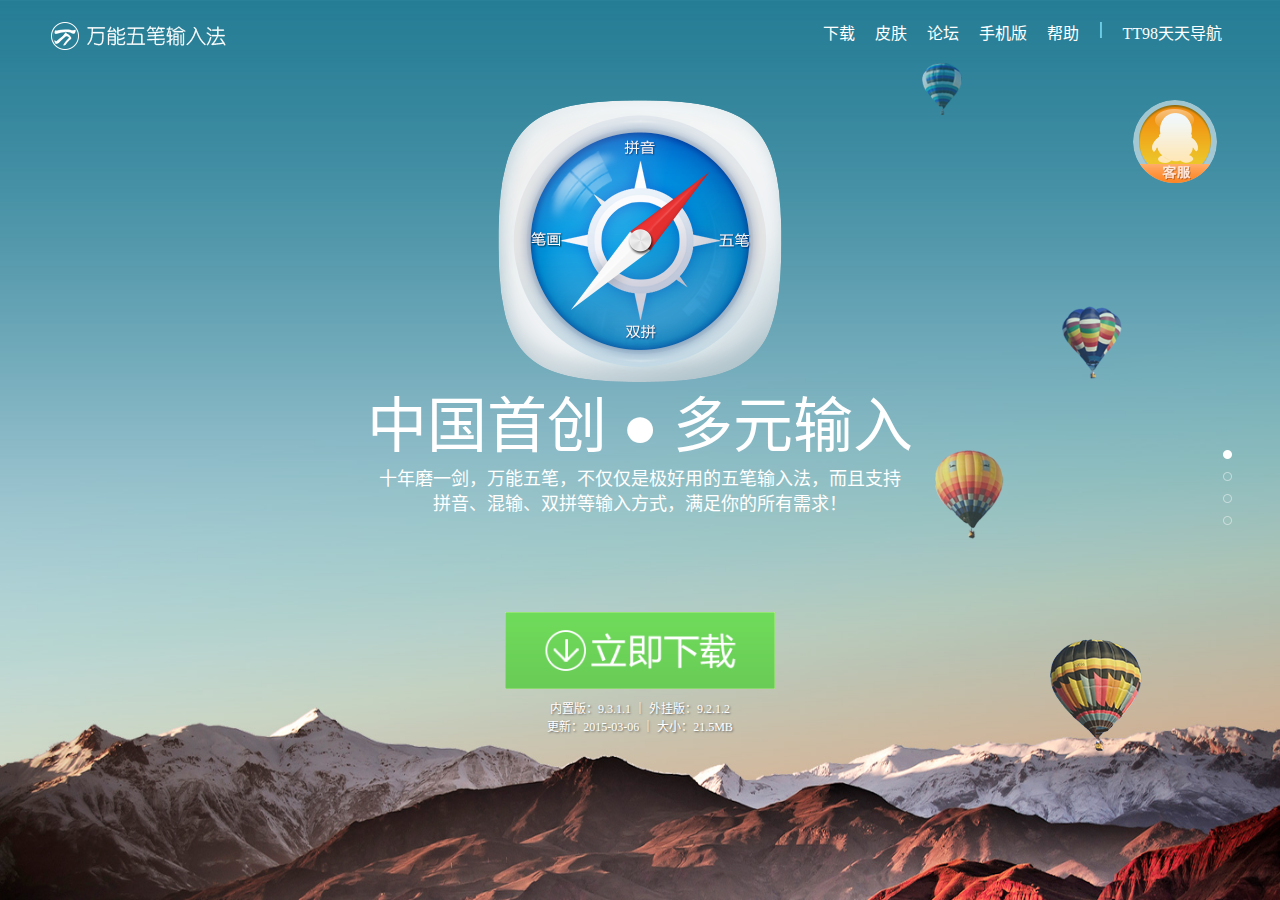
<file: 万能五笔输入法主页/index.html>
<!DOCTYPE html PUBLIC "-//W3C//DTD XHTML 1.0 Strict//EN" "http://www.w3.org/TR/xhtml1/DTD/xhtml1-strict.dtd">
<html xmlns="http://www.w3.org/1999/xhtml" lang="zh-CN">
<head>
<meta charset="utf-8" />
<title>万能五笔输入法下载【官方网站】免费五笔下载，最好用的五笔输入法</title>
<link rel="stylesheet" type="text/css" href="style/css/main.css" />
<script type="text/javascript" src="style/js/check.js"></script>
<script type="text/javascript" src="style/js/jquery.js"></script>
<script type="text/javascript" src="style/js/jqmouse.js"></script>
<script type="text/javascript" src="style/js/main.js"></script>
<link href="/resources/images/favicon.ico" type="image/x-icon" rel="icon" />
<!--[if IE 6]><script type="text/javascript" src="style/js/ie6_png.js"></script><![endif]-->
<!--[if IE 9]><style>.info{background-color:#000000}</style><![endif]-->
</head>
<body>
<div id="body" class="winw winh">
    <div class="b1 block winw winh now">
        <div class="bgimg winw winh ">
            <img class="winw winh" src="style/images/bg1.jpg" />
        </div>
        <div class="sinan">
            <img class="sinan_bg" src="style/images/sinan_bg.png" />
            <img class="sinan_zhizhen" src="style/images/sinan_zhizhen.png" />
        </div>
        <div class="reqiqiu1">
            <img src="style/images/reqiqiu1.png" />
        </div>
        <div class="reqiqiu2">
            <img src="style/images/reqiqiu2.png" />
        </div>
        <div class="reqiqiu3">
            <img src="style/images/reqiqiu3.png" />
        </div>
        <div class="reqiqiu4">
            <img src="style/images/reqiqiu4.png" />
        </div>
        <h3 class="animate">中国首创&nbsp;●&nbsp;多元输入</h3>
        <h4 class="animate">
            十年磨一剑，万能五笔，不仅仅是极好用的五笔输入法，而且支持<br />
            拼音、混输、双拼等输入方式，满足你的所有需求！
        </h4>
    </div>
    <div class="b2 block winw winh">
        <div class="bgimg winw winh ">
            <img class="winw winh" src="style/images/bg2.jpg" />
        </div>
        <div class="chilun">
            <img class="chilun_bg" src="style/images/chilun_bg.png" />
            <img class="chilun1" src="style/images/chilun.png" />
            <img class="chilun2" src="style/images/chilun.png" />
            <img class="chilun3" src="style/images/chilun.png" />
            <div class="chilun_border">
                <img src="style/images/chilun_border.png" />
            </div>
        </div>
        <h3>关注核心&nbsp;●&nbsp;简洁流畅</h3>
        <h4>
            作为一款打字软件，我们摒弃累赘功能，低耗电脑内存，回归输入这一<br />
            最纯粹的需求。完美的输入体验，一直是我们的追求！
        </h4>
    </div>
    <div class="b3 block winw winh">
        <div class="bgimg winw winh ">
            <img class="winw winh" src="style/images/bg3.jpg" />
        </div>
        <div class="ren">
            <img src="style/images/ren.png" />
        </div>
        <div class="liuxing">
            <img class="img1" src="style/images/starry.png" />
        </div>
        <div class="liuxing">
            <img class="img2" src="style/images/starry.png" />
        </div>
        <div class="liuxing">
            <img class="img3" src="style/images/starry.png" />
        </div>
        <div class="liuxing">
            <img class="img4" src="style/images/starry.png" />
        </div>
        <h3>一键登录&nbsp;●&nbsp;同步词库</h3>
        <h4>
            一键安装，独家快速下载技术，尽享极速安装，第三方快速登录，<br />
            将词库随身携带，你的词库，随时随地调用！
        </h4>
    </div>
    <div class="b4 block winw winh">
        <div class="bgimg winw winh ">
            <img class="winw winh" src="style/images/bg4.jpg" />
        </div>
        <div class="yun">
            <img src="style/images/yun.png" />
        </div>
        <div class="piao_yun1">
            <img src="style/images/piao_yun1.png" />
        </div>
        <div class="piao_yun2">
            <img src="style/images/piao_yun2.png" />
        </div>
        <h3>智能云词&nbsp;●&nbsp;打字更准</h3>
        <h4>
            结合大数据的云输入，将当下流行语句一网打尽！<br />
            精准打字，让指尖尽享非凡输入速度！
        </h4>
        <div class="info"></div>
        <div class="center">
            <ul>
                <li>
                    <p>功能导航</p>
                    <a href="#">功能特色</a><br />
                    <a href="#">新增功能</a><br />
                    <a href="#">更多...</a>
                </li>
                <li>
                    <p>功能菜单</p>
                    <a href="#">功能菜单说明</a><br />
                    <a href="#">属性设置/习惯</a><br />
                    <a href="#">更多...</a>
                </li>
                <li>
                    <p>研发</p>
                    <a href="#">关于我们</a><br />
                    <a href="#">万能许可协议</a>
                </li>
                <li>
                    <div class="ico">
                        <div class="ico1"></div>
                    </div>
                    <div class="ico">
                        <div class="ico2"></div>
                    </div>
                    <div class="ico">
                        <div class="ico3"></div>
                    </div>
                </li>
            </ul>
            <p class="ICP">粤ICP备05023203号</p>
        </div>
    </div>
    <div class="logo">
        <div class="logo_in"></div>
    </div>
    <div class="menu">
        <ul>
            <li><a href="#">下载</a></li>
            <li><a href="#">皮肤</a></li>
            <li><a href="#" target="_blank">论坛</a></li>
            <li><a href="#" target="_blank">手机版</a></li>
            <li><a href="#">帮助</a></li>
            <li><a>|</a></li>
            <li><a href="#" target="_blank">TT98天天导航</a></li>
        </ul>
    </div>
    <a href="#" class="download"><!--下载地址-->
        <img border="0" src="style/images/download_bg.png" />
    </a>
    <div class="down_info">
        内置版：9.3.1.1 ｜ 外挂版：9.2.1.2<br />
        更新：2015-03-06 ｜ 大小：21.5MB
    </div>
    <a class="qq" href="http://wpa.qq.com/msgrd?v=3&uin=800065838&site=qq&menu=yes" target="_blank"><span></span></a>
    <div class="point"></div>
</div>
<script type="text/javascript">
$(function(){
    $('body').show();
});
</script>

<!--[if IE 6]>
<script type="text/javascript">
$(function(){
    DD_belatedPNG.fix('.block img');
});
</script>
<![endif]-->
<!---->

</body>
</html>
</file>
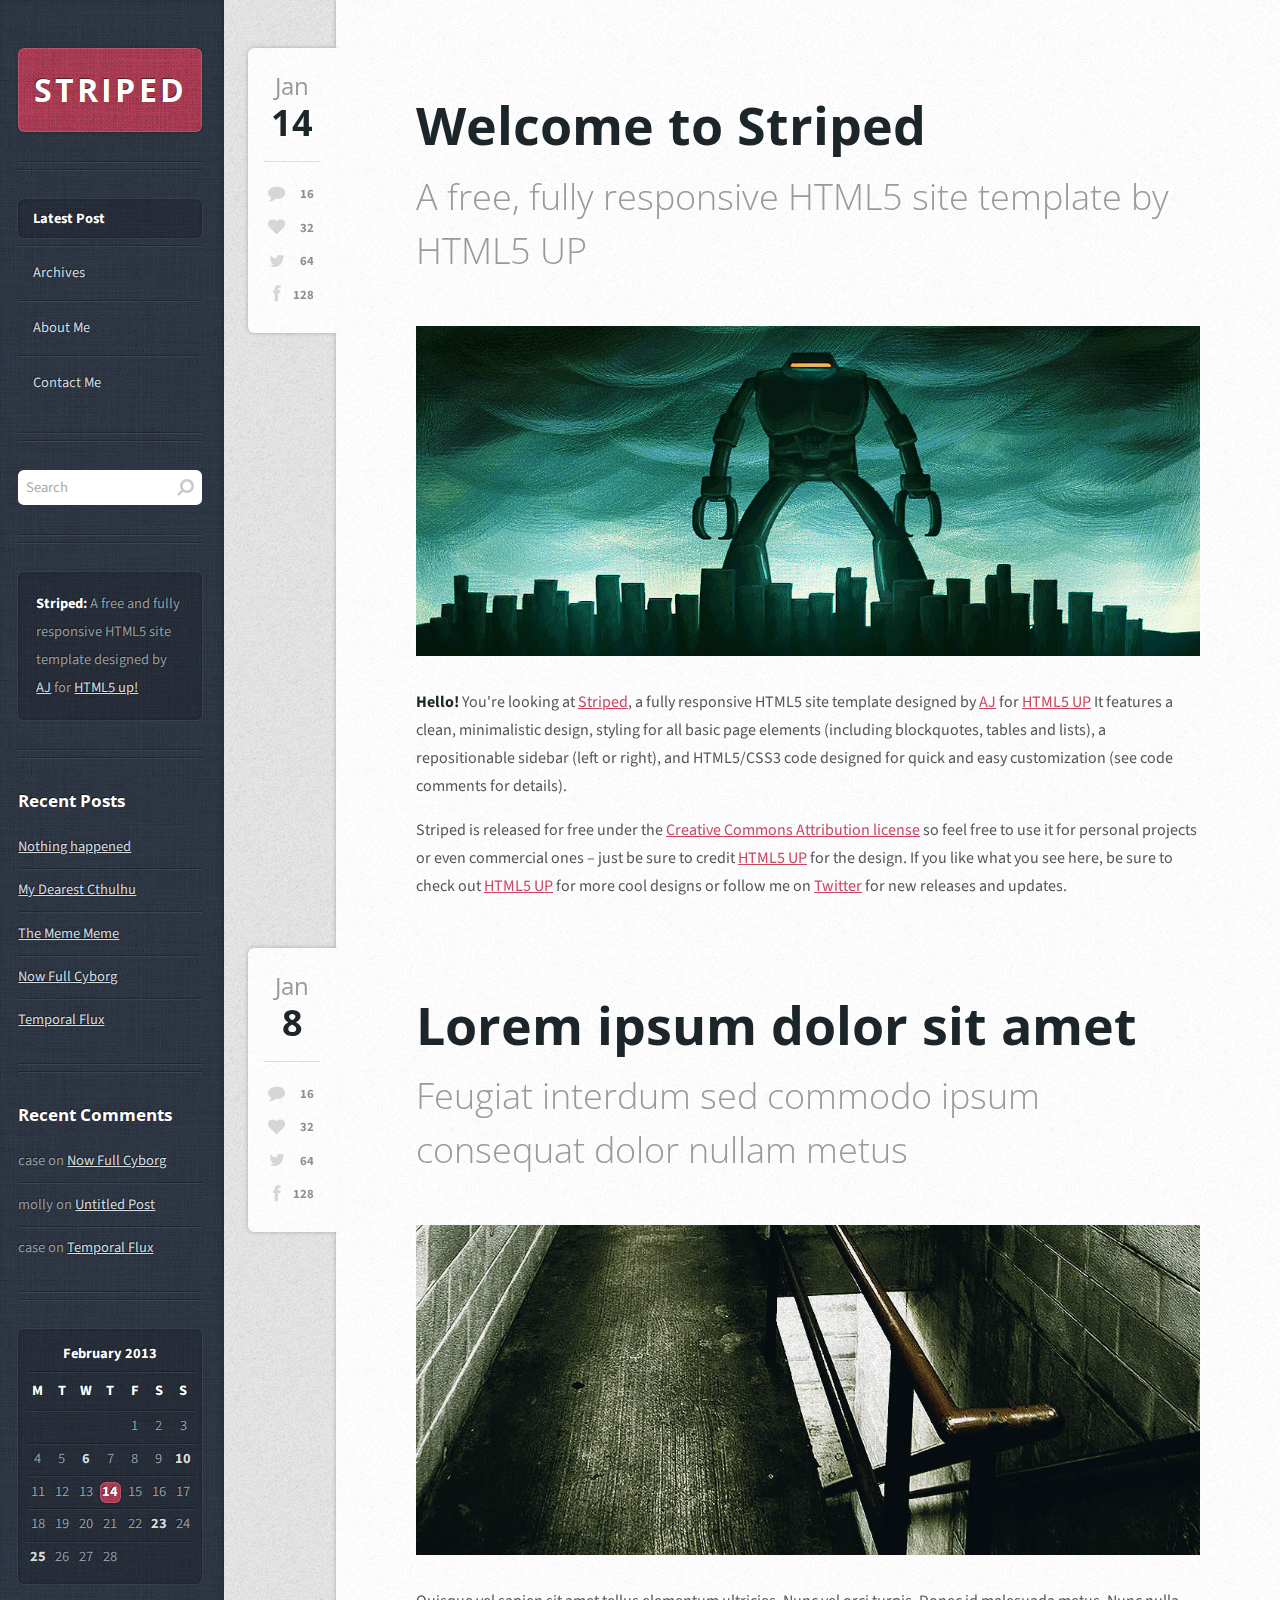
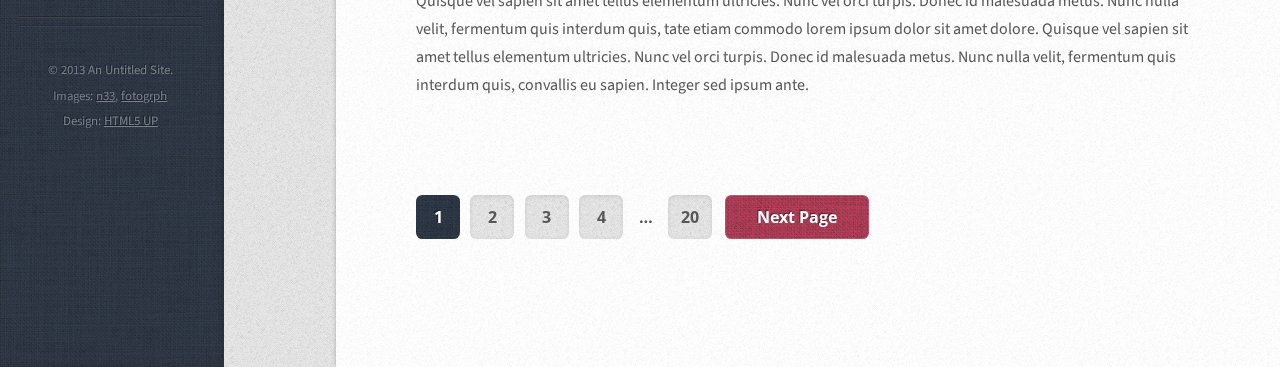
<file: 个人博客_日历_点赞/index.html>
<!DOCTYPE HTML>
<!--
	Striped 2.5 by HTML5 Up!
	html5up.net | @n33co
	Free for personal and commercial use under the CCA 3.0 license (html5up.net/license)
-->
<html>
	<head>
		<title>Striped by HTML5 UP</title>
		<meta http-equiv="content-type" content="text/html; charset=utf-8" />
		<meta name="description" content="" />
		<meta name="keywords" content="" />
		<link href="http://fonts.googleapis.com/css?family=Source+Sans+Pro:400,400italic,700|Open+Sans+Condensed:300,700" rel="stylesheet" />
		<script src="js/jquery.min.js"></script>
		<script src="js/skel.min.js"></script>
		<script src="js/skel-panels.min.js"></script>
		<script src="js/init.js"></script>
		<noscript>
			<link rel="stylesheet" href="css/skel-noscript.css" />
			<link rel="stylesheet" href="css/style.css" />
			<link rel="stylesheet" href="css/style-desktop.css" />
			<link rel="stylesheet" href="css/style-wide.css" />
		</noscript>
		<!--[if lte IE 9]><link rel="stylesheet" href="css/ie9.css" /><![endif]-->
		<!--[if lte IE 8]><script src="js/html5shiv.js"></script><link rel="stylesheet" href="css/ie8.css" /><![endif]-->
		<!--[if lte IE 7]><link rel="stylesheet" href="css/ie7.css" /><![endif]-->
	</head>
	<!--
		Note: Set the body element's class to "left-sidebar" to position the sidebar on the left.
		Set it to "right-sidebar" to, you guessed it, position it on the right.
	-->
	<body class="left-sidebar">

		<!-- Wrapper -->
			<div id="wrapper">

				<!-- Content -->
					<div id="content">
						<div id="content-inner">
					
							<!-- Post -->
								<article class="is-post is-post-excerpt">
									<header>
										<!--
											Note: Titles and bylines will wrap automatically when necessary, so don't worry
											if they get too long. You can also remove the "byline" span entirely if you don't
											need a byline.
										-->
										<h2><a href="#">Welcome to Striped</a></h2>
										<span class="byline">A free, fully responsive HTML5 site template by HTML5 UP</span>
									</header>
									<div class="info">
										<!--
											Note: The date should be formatted exactly as it's shown below. In particular, the
											"least significant" characters of the month should be encapsulated in a <span>
											element to denote what gets dropped in 1200px mode (eg. the "uary" in "January").
											Oh, and if you don't need a date for a particular page or post you can simply delete
											the entire "date" element.
											
										-->
										<span class="date"><span class="month">Jan<span>uary</span></span> <span class="day">14</span><span class="year">, 2013</span></span>
										<!--
											Note: You can change the number of list items in "stats" to whatever you want.
										-->
										<ul class="stats">
											<li><a href="#" class="fa fa-comment">16</a></li>
											<li><a href="#" class="fa fa-heart">32</a></li>
											<li><a href="#" class="fa fa-twitter">64</a></li>
											<li><a href="#" class="fa fa-facebook">128</a></li>
										</ul>
									</div>
									<a href="#" class="image image-full"><img src="images/n33-robot-invader.jpg" alt="" /></a>
									<p>
										<strong>Hello!</strong> You're looking at <a href="http://html5up.net/striped/">Striped</a>, a fully responsive HTML5 site template designed by <a href="http://n33.co/">AJ</a>
										for <a href="http://html5up.net/">HTML5 UP</a> It features a clean, minimalistic design, styling for all basic page elements (including blockquotes, tables and lists), a
										repositionable sidebar (left or right), and HTML5/CSS3 code designed for quick and easy customization (see code comments for details).
									</p>
									<p>
										Striped is released for free under the <a href="http://html5up.net/license/">Creative Commons Attribution license</a> so feel free to use it for personal projects
										or even commercial ones &ndash; just be sure to credit <a href="http://html5up.net/">HTML5 UP</a> for the design. If you like what you see here, be sure to check out
										<a href="http://html5up.net/">HTML5 UP</a> for more cool designs or follow me on <a href="http://twitter.com/n33co">Twitter</a> for new releases and updates.
									</p>
								</article>
						
							<!-- Post -->
								<article class="is-post is-post-excerpt">
									<header>
										<h2><a href="#">Lorem ipsum dolor sit amet</a></h2>
										<span class="byline">Feugiat interdum sed commodo ipsum consequat dolor nullam metus</span>
									</header>
									<div class="info">
										<span class="date"><span class="month">Jan<span>uary</span></span> <span class="day">8</span><span class="year">, 2013</span></span>
										<ul class="stats">
											<li><a href="#" class="fa fa-comment">16</a></li>
											<li><a href="#" class="fa fa-heart">32</a></li>
											<li><a href="#" class="fa fa-twitter">64</a></li>
											<li><a href="#" class="fa fa-facebook">128</a></li>
										</ul>
									</div>
									<a href="#" class="image image-full"><img src="images/fotogrph-dark-stairwell.jpg" alt="" /></a>
									<p>
										Quisque vel sapien sit amet tellus elementum ultricies. Nunc vel orci turpis. Donec id malesuada metus. 
										Nunc nulla velit, fermentum quis interdum quis, tate etiam commodo lorem ipsum dolor sit amet dolore. 
										Quisque vel sapien sit amet tellus elementum ultricies. Nunc vel orci turpis. Donec id malesuada metus. 
										Nunc nulla velit, fermentum quis interdum quis, convallis eu sapien. Integer sed ipsum ante.
									</p>
								</article>

							<!-- Pager -->
								<div class="pager">
									<!--<a href="#" class="button previous">Previous Page</a>-->
									<div class="pages">
										<a href="#" class="active">1</a>
										<a href="#">2</a>
										<a href="#">3</a>
										<a href="#">4</a>
										<span>&hellip;</span>
										<a href="#">20</a>
									</div>
									<a href="#" class="button next">Next Page</a>
								</div>

						</div>
					</div>

				<!-- Sidebar -->
					<div id="sidebar">
					
						<!-- Logo -->
							<div id="logo">
								<h1>STRIPED</h1>
							</div>
					
						<!-- Nav -->
							<nav id="nav">
								<ul>
									<li class="current_page_item"><a href="#">Latest Post</a></li>
									<li><a href="#">Archives</a></li>
									<li><a href="#">About Me</a></li>
									<li><a href="#">Contact Me</a></li>
								</ul>
							</nav>

						<!-- Search -->
							<section class="is-search">
								<form method="post" action="#">
									<input type="text" class="text" name="search" placeholder="Search" />
								</form>
							</section>
					
						<!-- Text -->
							<section class="is-text-style1">
								<div class="inner">
									<p>
										<strong>Striped:</strong> A free and fully responsive HTML5 site
										template designed by <a href="http://n33.co/">AJ</a> for <a href="http://html5up.net/">HTML5 up!</a>
									</p>
								</div>
							</section>
					
						<!-- Recent Posts -->
							<section class="is-recent-posts">
								<header>
									<h2>Recent Posts</h2>
								</header>
								<ul>
									<li><a href="#">Nothing happened</a></li>
									<li><a href="#">My Dearest Cthulhu</a></li>
									<li><a href="#">The Meme Meme</a></li>
									<li><a href="#">Now Full Cyborg</a></li>
									<li><a href="#">Temporal Flux</a></li>
								</ul>
							</section>
					
						<!-- Recent Comments -->
							<section class="is-recent-comments">
								<header>
									<h2>Recent Comments</h2>
								</header>
								<ul>
									<li>case on <a href="#">Now Full Cyborg</a></li>
									<li>molly on <a href="#">Untitled Post</a></li>
									<li>case on <a href="#">Temporal Flux</a></li>
								</ul>
							</section>
					
						<!-- Calendar -->
							<section class="is-calendar">
								<div class="inner">
									<table>
										<caption>February 2013</caption>
										<thead>
											<tr>
												<th scope="col" title="Monday">M</th>
												<th scope="col" title="Tuesday">T</th>
												<th scope="col" title="Wednesday">W</th>
												<th scope="col" title="Thursday">T</th>
												<th scope="col" title="Friday">F</th>
												<th scope="col" title="Saturday">S</th>
												<th scope="col" title="Sunday">S</th>
											</tr>
										</thead>
										<tbody>
											<tr>
												<td colspan="4" class="pad"><span>&nbsp;</span></td>
												<td><span>1</span></td>
												<td><span>2</span></td>
												<td><span>3</span></td>
											</tr>
											<tr>
												<td><span>4</span></td>
												<td><span>5</span></td>
												<td><a href="#">6</a></td>
												<td><span>7</span></td>
												<td><span>8</span></td>
												<td><span>9</span></td>
												<td><a href="#">10</a></td>
											</tr>
											<tr>
												<td><span>11</span></td>
												<td><span>12</span></td>
												<td><span>13</span></td>
												<td class="today"><a href="#">14</a></td>
												<td><span>15</span></td>
												<td><span>16</span></td>
												<td><span>17</span></td>
											</tr>
											<tr>
												<td><span>18</span></td>
												<td><span>19</span></td>
												<td><span>20</span></td>
												<td><span>21</span></td>
												<td><span>22</span></td>
												<td><a href="#">23</a></td>
												<td><span>24</span></td>
											</tr>
											<tr>
												<td><a href="#">25</a></td>
												<td><span>26</span></td>
												<td><span>27</span></td>
												<td><span>28</span></td>
												<td class="pad" colspan="3"><span>&nbsp;</span></td>
											</tr>
										</tbody>
									</table>
								</div>
							</section>
						
						<!-- Copyright -->
							<div id="copyright">
								<p>
									&copy; 2013 An Untitled Site.<br />
									Images: <a href="http://n33.co">n33</a>, <a href="http://fotogrph.com">fotogrph</a><br />
									Design: <a href="http://html5up.net/">HTML5 UP</a>
								</p>
							</div>

					</div>

			</div>

	</body>
</html>
</file>
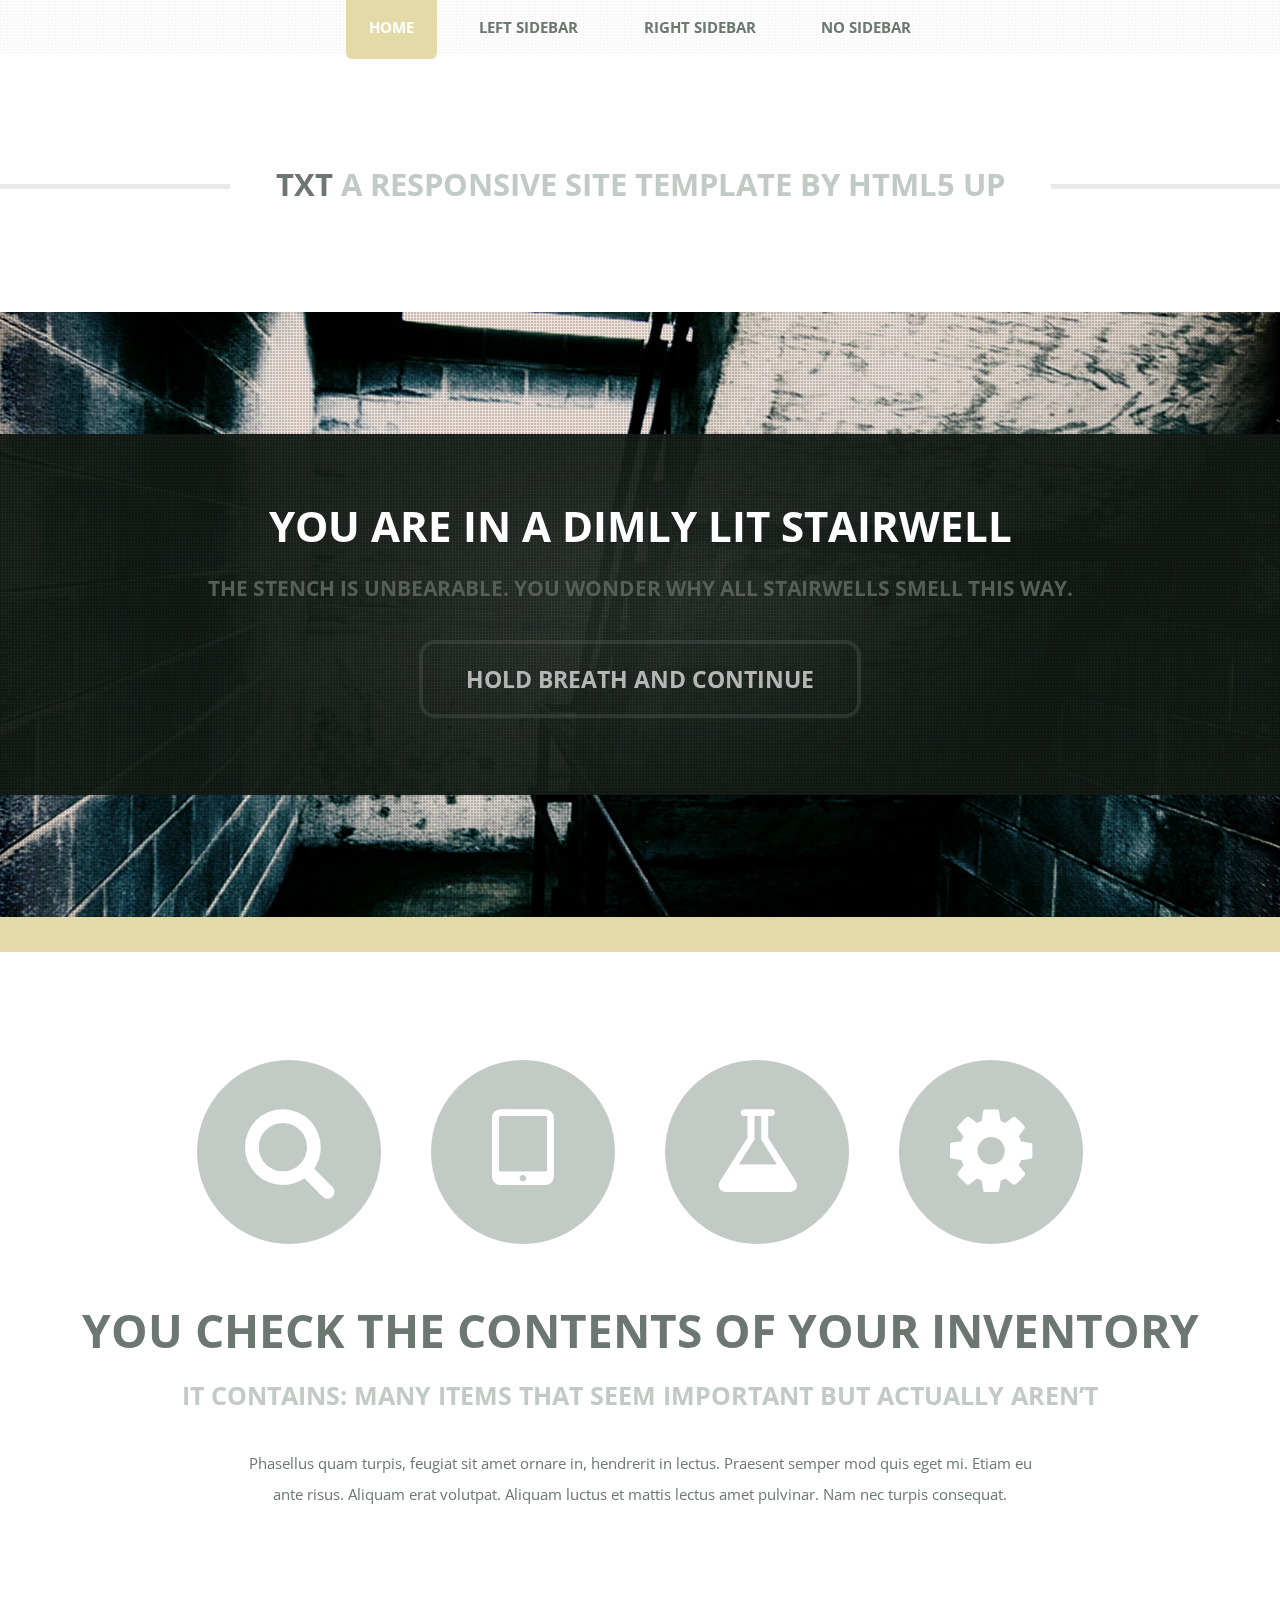
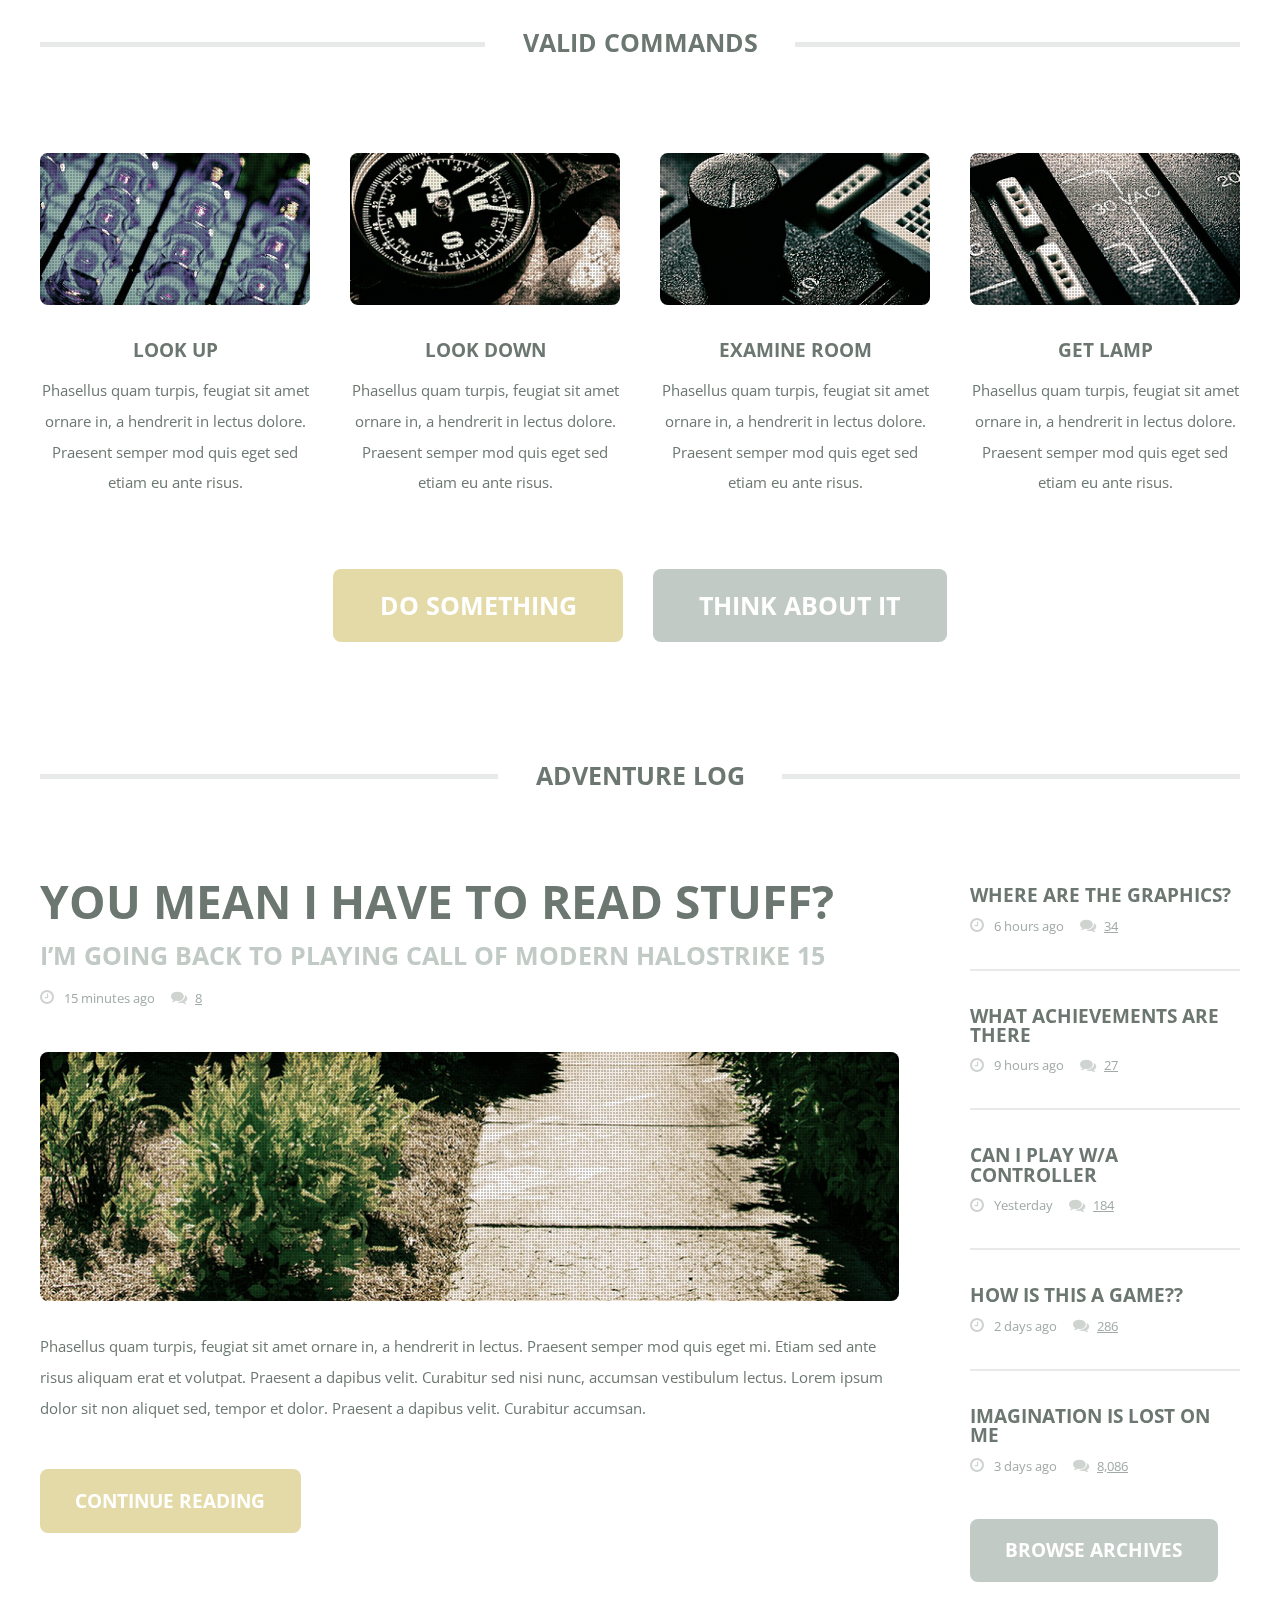
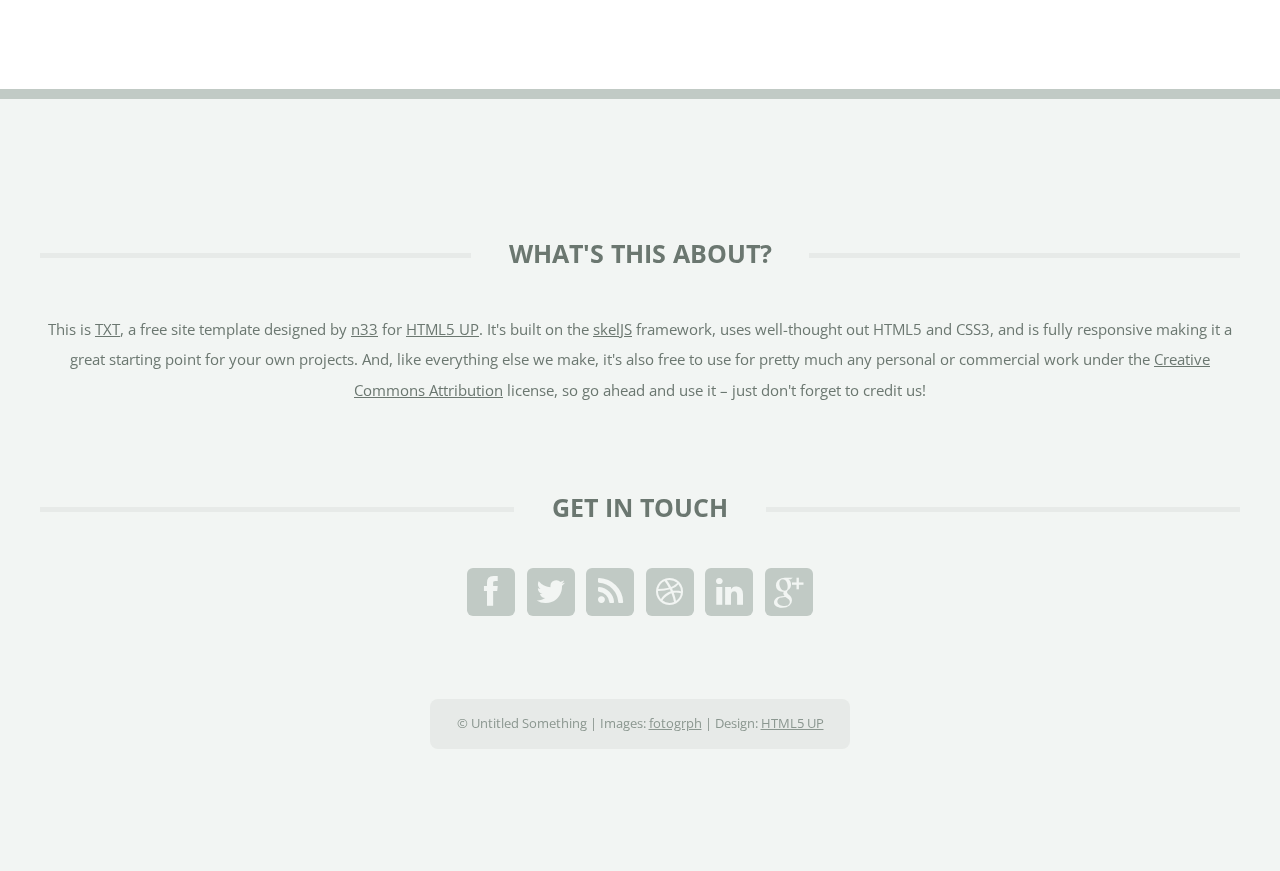
<file: 主页_标签切换/index.html>
<!DOCTYPE HTML>
<!--
	TXT 2.5 by HTML5 UP
	html5up.net | @n33co
	Free for personal and commercial use under the CCA 3.0 license (html5up.net/license)
-->
<html>
	<head>
		<title>TXT by HTML5 UP</title>
		<meta http-equiv="content-type" content="text/html; charset=utf-8" />
		<meta name="description" content="" />
		<meta name="keywords" content="" />
		<link href="http://fonts.googleapis.com/css?family=Open+Sans:400,700|Open+Sans+Condensed:700" rel="stylesheet" />
		<script src="js/jquery.min.js"></script>
		<script src="js/config.js"></script>
		<script src="js/skel.min.js"></script>
		<script src="js/skel-panels.min.js"></script>
		<noscript>
			<link rel="stylesheet" href="css/skel-noscript.css" />
			<link rel="stylesheet" href="css/style.css" />
			<link rel="stylesheet" href="css/style-desktop.css" />
		</noscript>
		<!--[if lte IE 9]><link rel="stylesheet" href="css/ie9.css" /><![endif]-->
		<!--[if lte IE 8]><script src="js/html5shiv.js"></script><link rel="stylesheet" href="css/ie8.css" /><![endif]-->
		<!--[if lte IE 7]><link rel="stylesheet" href="css/ie7.css" /><![endif]-->
	</head>
	<body class="homepage">

		<!-- Header -->
			<header id="header">
				<div class="logo">
					<div>
						<h1><a href="#" id="logo">TXT</a></h1>
						<span class="byline">A responsive site template by HTML5 UP</span>
					</div>
				</div>
			</header>
		<!-- /Header -->

		<!-- Nav -->
			<nav id="nav" class="skel-panels-fixed">
				<ul>
					<li class="current_page_item"><a href="index.html">Home</a></li>
					<li><a href="left-sidebar.html">Left Sidebar</a></li>
					<li><a href="right-sidebar.html">Right Sidebar</a></li>
					<li><a href="no-sidebar.html">No Sidebar</a></li>
				</ul>
			</nav>
		<!-- /Nav -->
		
		<!-- Banner -->
			<div id="banner-wrapper">
				<section id="banner">
					<h2>You are in a dimly lit stairwell</h2>
					<span class="byline">The stench is unbearable. You wonder why all stairwells smell this way.</span>
					<a href="#" class="button">Hold Breath and Continue</a>
				</section>
			</div>
		<!-- /Banner -->

		<!-- Main -->
			<div id="main-wrapper">
				<div id="main" class="container">
					<div class="row">
						<div class="12u">
							
							<!-- Highlight -->
								<section class="is-highlight">
									<ul class="special">
										<li><a href="#" class="fa fa-search solo"><span>Battery</span></a></li>
										<li><a href="#" class="fa fa-tablet solo"><span>Tablet</span></a></li>
										<li><a href="#" class="fa fa-flask solo"><span>Flask</span></a></li>
										<li><a href="#" class="fa fa-cog solo"><span>Pie Chart?</span></a></li>
									</ul>
									<header>
										<h2>You check the contents of your inventory</h2>
										<span class="byline">it contains: many items that seem important but actually aren’t</span>
									</header>
									<p>
										Phasellus quam turpis, feugiat sit amet ornare in, hendrerit in lectus. Praesent semper mod quis eget mi. Etiam eu<br />
										ante risus. Aliquam erat volutpat. Aliquam luctus et mattis lectus amet pulvinar. Nam nec turpis consequat.
									</p>
								</section>
							<!-- /Highlight -->

						</div>
					</div>
					<div class="row">
						<div class="12u">

							<!-- Features -->
								<section class="is-features">
									<h2 class="major"><span>Valid Commands</span></h2>
									<div>
										<div class="row">
											<div class="3u">
												
												<!-- Feature -->
													<section class="is-feature">
														<a href="#" class="image image-full"><img src="images/pic01.jpg" alt="" /></a>
														<h3><a href="#">Look Up</a></h3>
														<p>
															Phasellus quam turpis, feugiat sit amet ornare in, a hendrerit in 
															lectus dolore. Praesent semper mod quis eget sed etiam eu ante risus.
														</p>
													</section>
												<!-- /Feature -->
										
											</div>
											<div class="3u">
												
												<!-- Feature -->
													<section class="is-feature">
														<a href="#" class="image image-full"><img src="images/pic02.jpg" alt="" /></a>
														<h3><a href="#">Look Down</a></h3>
														<p>
															Phasellus quam turpis, feugiat sit amet ornare in, a hendrerit in 
															lectus dolore. Praesent semper mod quis eget sed etiam eu ante risus.
														</p>
													</section>
												<!-- /Feature -->
										
											</div>
											<div class="3u">
												
												<!-- Feature -->
													<section class="is-feature">
														<a href="#" class="image image-full"><img src="images/pic03.jpg" alt="" /></a>
														<h3><a href="#">Examine Room</a></h3>
														<p>
															Phasellus quam turpis, feugiat sit amet ornare in, a hendrerit in 
															lectus dolore. Praesent semper mod quis eget sed etiam eu ante risus.
														</p>
													</section>
												<!-- /Feature -->
										
											</div>
											<div class="3u">
												
												<!-- Feature -->
													<section class="is-feature">
														<a href="#" class="image image-full"><img src="images/pic04.jpg" alt="" /></a>
														<h3><a href="http://getlamp.com">Get Lamp</a></h3>
														<p>
															Phasellus quam turpis, feugiat sit amet ornare in, a hendrerit in 
															lectus dolore. Praesent semper mod quis eget sed etiam eu ante risus.
														</p>
													</section>
												<!-- /Feature -->
										
											</div>
										</div>
										<div class="row">
											<div class="12u">
											
												<div class="actions">
													<a href="#" class="button button-big">Do Something</a>
													<a href="#" class="button button-alt button-big">Think About It</a>
												</div>

											</div>
										</div>
									</div>
								</section>
							<!-- /Features -->

						</div>
					</div>
					<div class="row">
						<div class="12u">

							<!-- Blog -->
								<section class="is-blog">
									<h2 class="major"><span>Adventure Log</span></h2>
									<div>
										<div class="row">
											<div class="9u">
												<div class="content content-left">
												
													<!-- Featured Post -->
														<article class="is-post">
															<header>
																<h3><a href="#">You mean I have to read stuff?</a></h3>
																<span class="byline">I’m going back to playing call of Modern Halostrike 15</span>
																<ul class="meta">
																	<li class="fa fa-clock-o">15 minutes ago</li>
																	<li class="fa fa-comments"><a href="#">8</a></li>
																</ul>
															</header>
															<a href="#" class="image image-full"><img src="images/pic05.jpg" alt="" /></a>
															<p>
																Phasellus quam turpis, feugiat sit amet ornare in, a hendrerit in lectus. Praesent 
																semper mod quis eget mi. Etiam sed ante risus aliquam erat et volutpat. Praesent a 
																dapibus velit. Curabitur sed nisi nunc, accumsan vestibulum lectus. Lorem ipsum 
																dolor sit non aliquet sed, tempor et dolor.  Praesent a dapibus velit. Curabitur 
																accumsan.
															</p>
															<a href="#" class="button">Continue Reading</a>
														</article>
													<!-- /Featured Post -->
												
												</div>
											</div>
											<div class="3u">
												<div class="sidebar">
											
													<!-- Archives -->
														<ul class="style2">
															<li>
																<article class="is-post-summary">
																	<h3><a href="#">Where are the graphics?</a></h3>
																	<ul class="meta">
																		<li class="fa fa-clock-o">6 hours ago</li>
																		<li class="fa fa-comments"><a href="#">34</a></li>
																	</ul>
																</article>
															</li>
															<li>
																<article class="is-post-summary">
																	<h3><a href="#">What achievements are there</a></h3>
																	<ul class="meta">
																		<li class="fa fa-clock-o">9 hours ago</li>
																		<li class="fa fa-comments"><a href="#">27</a></li>
																	</ul>
																</article>
															</li>
															<li>
																<article class="is-post-summary">
																	<h3><a href="#">Can I play w/a controller</a></h3>
																	<ul class="meta">
																		<li class="fa fa-clock-o">Yesterday</li>
																		<li class="fa fa-comments"><a href="#">184</a></li>
																	</ul>
																</article>
															</li>
															<li>
																<article class="is-post-summary">
																	<h3><a href="#">How is this a game??</a></h3>
																	<ul class="meta">
																		<li class="fa fa-clock-o">2 days ago</li>
																		<li class="fa fa-comments"><a href="#">286</a></li>
																	</ul>
																</article>
															</li>
															<li>
																<article class="is-post-summary">
																	<h3><a href="#">Imagination is lost on me</a></h3>
																	<ul class="meta">
																		<li class="fa fa-clock-o">3 days ago</li>
																		<li class="fa fa-comments"><a href="#">8,086</a></li>
																	</ul>
																</article>
															</li>
														</ul>
														<a href="#" class="button button-alt">Browse Archives</a>
													<!-- /Archives -->
												
												</div>
											</div>
										</div>
									</div>
								</section>
							<!-- /Blog -->
							
						</div>
					</div>
				</div>
			</div>
		<!-- /Main -->

		<!-- Footer -->
			<footer id="footer" class="container">
				<div class="row">
					<div class="12u">

						<!-- About -->
							<section>
								<h2 class="major"><span>What's this about?</span></h2>
								<p>
									This is <a href="http://html5up.net/txt/">TXT</a>, a free site template designed by
									<a href="http://n33.co">n33</a> for <a href="http://html5up.net/">HTML5 UP</a>.
									It's built on the <a href="http://skeljs.org">skelJS</a> framework, uses well-thought out
									HTML5 and CSS3, and is fully responsive making it a great starting point for your own
									projects. And, like everything else we make, it's also free to use for pretty much any
									personal or commercial work under the <a href="http://html5up.net/license/">Creative Commons Attribution</a>
									license, so go ahead and use it &ndash; just don't forget to credit us!
								</p>
							</section>
						<!-- /About -->

					</div>
				</div>
				<div class="row">
					<div class="12u">

						<!-- Contact -->
							<section>
								<h2 class="major"><span>Get in touch</span></h2>
								<ul class="contact">
									<li><a class="fa fa-facebook solo" href="#"><span>Facebook</span></a></li>
									<li><a class="fa fa-twitter solo" href="http://twitter.com/n33co"><span>Twitter</span></a></li>
									<li><a class="fa fa-rss solo" href="http://n33.co/feed/"><span>RSS</span></a></li>
									<li><a class="fa fa-dribbble solo" href="http://dribbble.com/n33"><span>Dribbble</span></a></li>
									<li><a class="fa fa-linkedin solo" href="#"><span>LinkedIn</span></a></li>
									<li><a class="fa fa-google-plus solo" href="#"><span>Google+</span></a></li>
								</ul>
							</section>
						<!-- /Contact -->
					
					</div>
				</div>

				<!-- Copyright -->
					<div id="copyright">
						&copy; Untitled Something | Images: <a href="http://fotogrph.com">fotogrph</a> | Design: <a href="http://html5up.net/">HTML5 UP</a>
					</div>
				<!-- /Copyright -->

			</footer>
		<!-- /Footer -->

	</body>
</html>
</file>
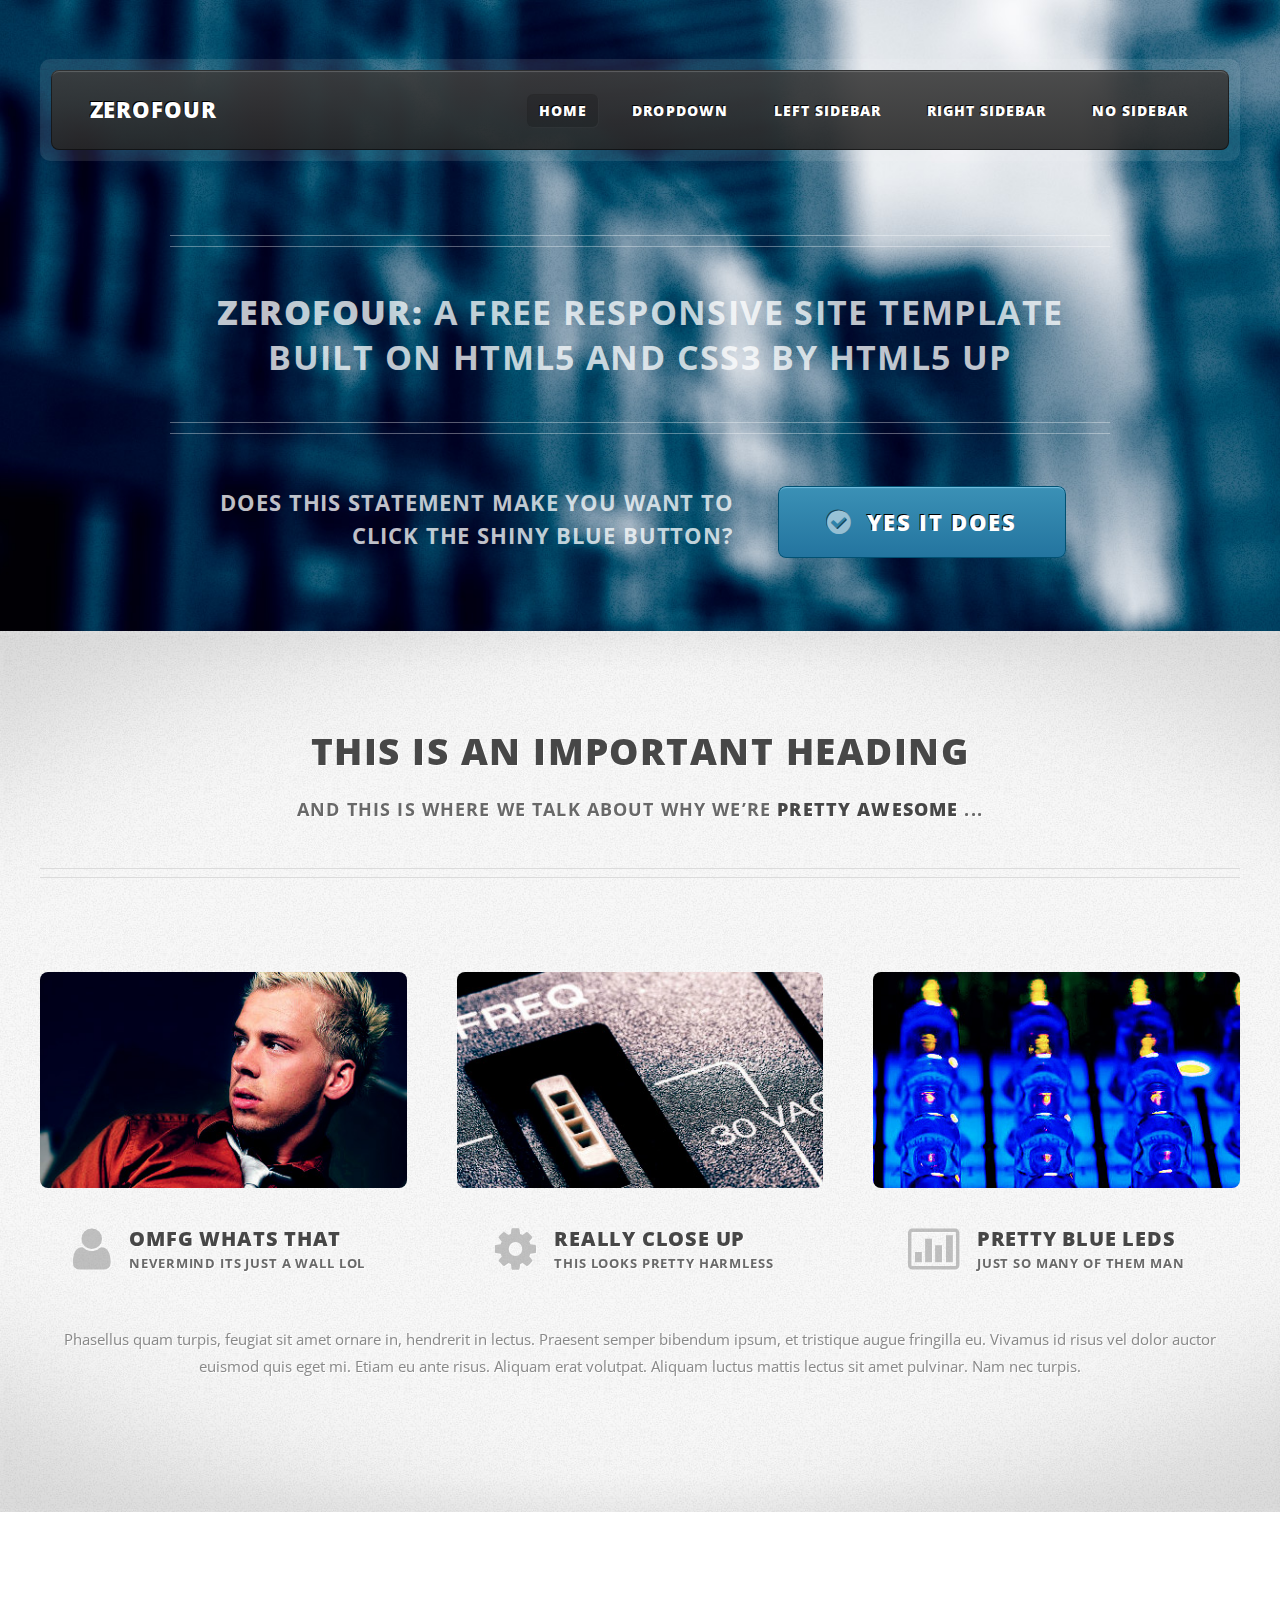
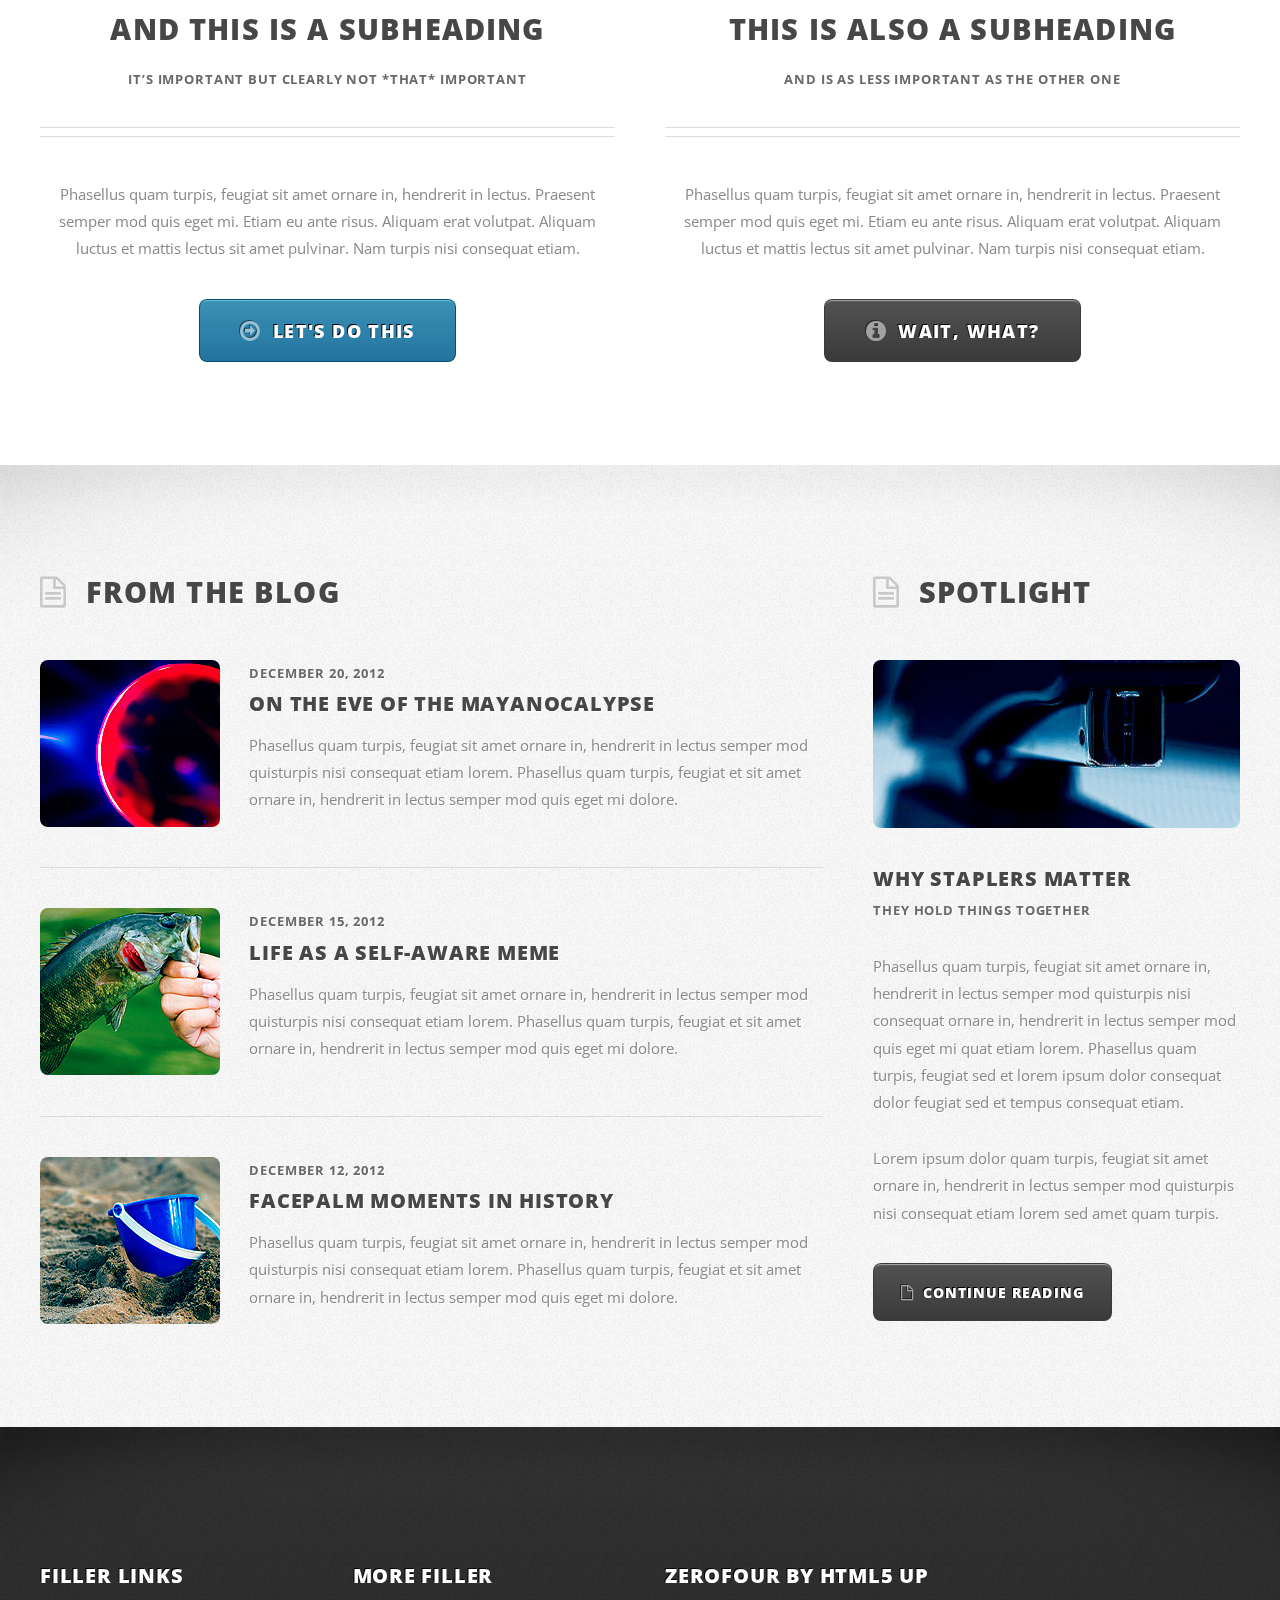
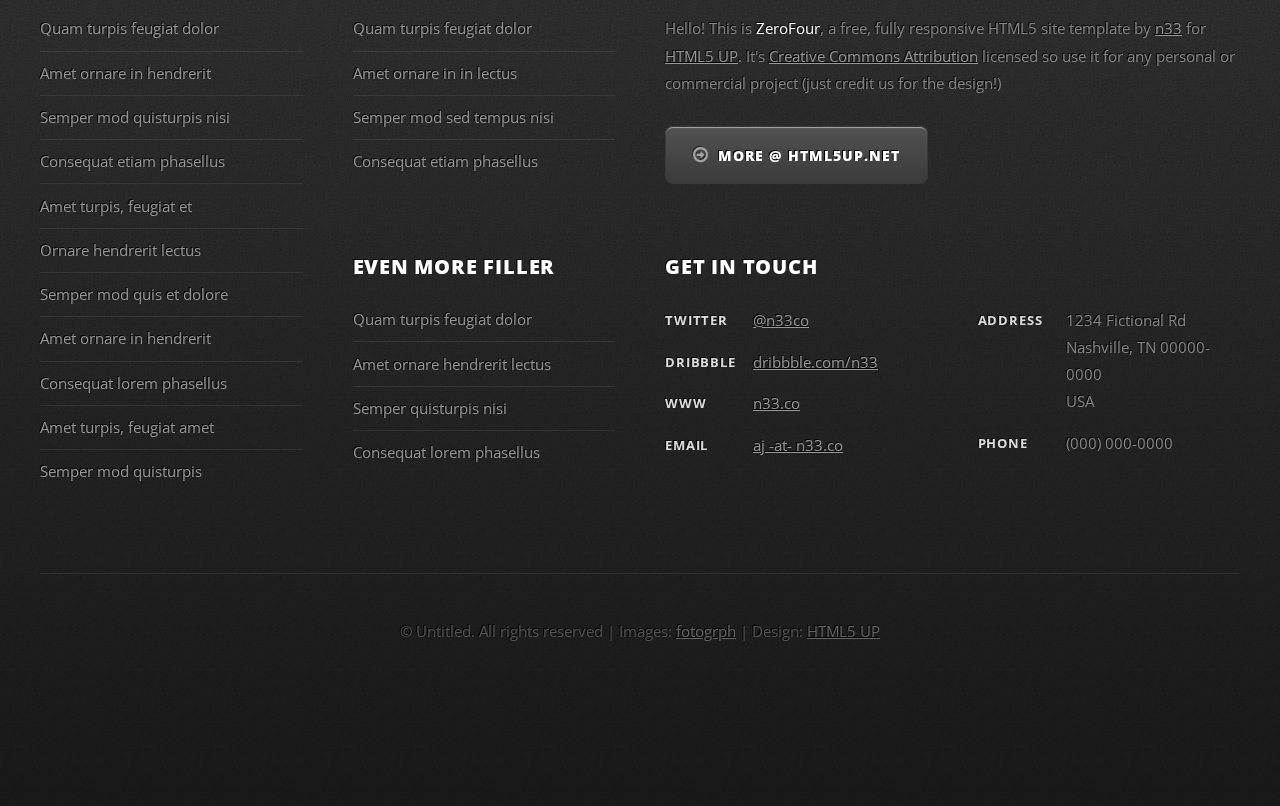
<file: 主页_标签切换_毛玻璃/index.html>
<!DOCTYPE HTML>
<!--
	ZeroFour 2.5 by HTML5 UP
	html5up.net | @n33co
	Free for personal and commercial use under the CCA 3.0 license (html5up.net/license)
-->
<html>
	<head>
		<title>ZeroFour by HTML5 UP</title>
		<meta http-equiv="content-type" content="text/html; charset=utf-8" />
		<meta name="description" content="" />
		<meta name="keywords" content="" />
		<link href="http://fonts.googleapis.com/css?family=Open+Sans:400,300,700,800" rel="stylesheet" type="text/css" />
		<script src="js/jquery.min.js"></script>
		<script src="js/jquery.dropotron.min.js"></script>
		<script src="js/config.js"></script>
		<script src="js/skel.min.js"></script>
		<script src="js/skel-panels.min.js"></script>
		<noscript>
			<link rel="stylesheet" href="css/skel-noscript.css" />
			<link rel="stylesheet" href="css/style.css" />
			<link rel="stylesheet" href="css/style-desktop.css" />
		</noscript>
		<!--[if lte IE 9]><link rel="stylesheet" href="css/ie9.css" /><![endif]-->
		<!--[if lte IE 8]><script src="js/html5shiv.js"></script><link rel="stylesheet" href="css/ie8.css" /><![endif]-->
		<!--[if lte IE 7]><link rel="stylesheet" href="css/ie7.css" /><![endif]-->
	</head>
	<body class="homepage">

		<!-- Header Wrapper -->
			<div id="header-wrapper">
				<div class="container">
					<div class="row">
						<div class="12u">
						
							<!-- Header -->
								<header id="header">
									<div class="inner">
									
										<!-- Logo -->
											<h1><a href="#" id="logo">ZeroFour</a></h1>
										
										<!-- Nav -->
											<nav id="nav">
												<ul>
													<li class="current_page_item"><a href="index.html">Home</a></li>
													<li>
														<span>Dropdown</span>
														<ul>
															<li><a href="#">Lorem ipsum dolor</a></li>
															<li><a href="#">Magna phasellus</a></li>
															<li>
																<span>Phasellus consequat</span>
																<ul>
																	<li><a href="#">Lorem ipsum dolor</a></li>
																	<li><a href="#">Phasellus consequat</a></li>
																	<li><a href="#">Magna phasellus</a></li>
																	<li><a href="#">Etiam dolore nisl</a></li>
																</ul>
															</li>
															<li><a href="#">Veroeros feugiat</a></li>
														</ul>
													</li>
													<li><a href="left-sidebar.html">Left Sidebar</a></li>
													<li><a href="right-sidebar.html">Right Sidebar</a></li>
													<li><a href="no-sidebar.html">No Sidebar</a></li>
												</ul>
											</nav>
									
									</div>
								</header>

							<!-- Banner -->
								<div id="banner">
									<h2><strong>ZeroFour:</strong> A free responsive site template<br />
									built on HTML5 and CSS3 by <a href="http://html5up.net">HTML5 UP</a></h2>
									<p>Does this statement make you want to click the shiny blue button?</p>
									<a href="#" class="button big fa fa-check-circle">Yes it does</a>
								</div>

						</div>
					</div>
				</div>
			</div>
		
		<!-- Main Wrapper -->
			<div id="main-wrapper">
				<div class="main-wrapper-style1">
					<div class="inner">
				
						<!-- Feature 1 -->
							<section class="container box-feature1">
								<div class="row">
									<div class="12u">
										<header class="first major">
											<h2>This is an important heading</h2>
											<span class="byline">And this is where we talk about why we’re <strong>pretty awesome</strong> ...</span>
										</header>
									</div>
								</div>
								<div class="row">
									<div class="4u">
										<section>
											<span class="image image-full"><img src="images/pic01.jpg" alt="" /></span>
											<header class="second fa fa-user">
												<h3>OMFG Whats That</h3>
												<span class="byline">Nevermind its just a wall lol</span>
											</header>
										</section>
									</div>
									<div class="4u">
										<section>
											<span class="image image-full"><img src="images/pic02.jpg" alt="" /></span>
											<header class="second fa fa-cog">
												<h3>Really Close Up</h3>
												<span class="byline">This looks pretty harmless</span>
											</header>
										</section>
									</div>
									<div class="4u">
										<section>
											<span class="image image-full"><img src="images/pic03.jpg" alt="" /></span>
											<header class="second fa fa-bar-chart-o">
												<h3>Pretty Blue LEDs</h3>
												<span class="byline">Just so many of them man</span>
											</header>
										</section>
									</div>
								</div>
								<div class="row">
									<div class="12u">
										<p>Phasellus quam turpis, feugiat sit amet ornare in, hendrerit in lectus. Praesent semper 
										bibendum ipsum, et tristique augue fringilla eu. Vivamus id risus vel dolor auctor euismod 
										quis eget mi. Etiam eu ante risus. Aliquam erat volutpat. Aliquam luctus mattis lectus sit 
										amet pulvinar. Nam nec turpis.</p>
									</div>
								</div>
							</section>

					</div>
				</div>
				<div class="main-wrapper-style2">
					<div class="inner">
				
						<!-- Feature 2 -->
							<section class="container box-feature2">
								<div class="row">
									<div class="6u">
										<section>
											<header class="major">
												<h2>And this is a subheading</h2>
												<span class="byline">It’s important but clearly not *that* important</span>
											</header>
											<p>Phasellus quam turpis, feugiat sit amet ornare in, hendrerit in lectus. 
											Praesent semper mod quis eget mi. Etiam eu ante risus. Aliquam erat volutpat. 
											Aliquam luctus et mattis lectus sit amet pulvinar. Nam turpis nisi 
											consequat etiam.</p>
											<footer>
												<a href="#" class="button medium fa fa-arrow-circle-o-right">Let's do this</a>
											</footer>
										</section>
									</div>
									<div class="6u">
										<section>
											<header class="major">
												<h2>This is also a subheading</h2>
												<span class="byline">And is as less important as the other one</span>
											</header>
											<p>Phasellus quam turpis, feugiat sit amet ornare in, hendrerit in lectus. 
											Praesent semper mod quis eget mi. Etiam eu ante risus. Aliquam erat volutpat. 
											Aliquam luctus et mattis lectus sit amet pulvinar. Nam turpis nisi 
											consequat etiam.</p>
											<footer>
												<a href="#" class="button medium alt fa fa-info-circle">Wait, what?</a>
											</footer>
										</section>
									</div>
								</div>
							</section>

						</div>
				</div>
				<div class="main-wrapper-style3">
					<div class="inner">
						<div class="container">
							<div class="row">
								<div class="8u">

									<!-- Article list -->
										<section class="box-article-list">
											<h2 class="fa fa-file-text-o">From the blog</h2>
											
											<!-- Excerpt -->
												<article class="box-excerpt">
													<a href="#" class="image image-left"><img src="images/pic04.jpg" alt="" /></a>
													<div>
														<header>
															<span class="date">December 20, 2012</span>
															<h3><a href="#">On the eve of the Mayanocalypse</a></h3>
														</header>
														<p>Phasellus quam turpis, feugiat sit amet ornare in, hendrerit in lectus 
														semper mod quisturpis nisi consequat etiam lorem. Phasellus quam turpis, 
														feugiat et sit amet ornare in, hendrerit in lectus semper mod quis eget mi dolore.</p>
													</div>
												</article>

											<!-- Excerpt -->
												<article class="box-excerpt">
													<a href="#" class="image image-left"><img src="images/pic05.jpg" alt="" /></a>
													<div>
														<header>
															<span class="date">December 15, 2012</span>
															<h3><a href="#">Life as a self-aware meme</a></h3>
														</header>
														<p>Phasellus quam turpis, feugiat sit amet ornare in, hendrerit in lectus 
														semper mod quisturpis nisi consequat etiam lorem. Phasellus quam turpis, 
														feugiat et sit amet ornare in, hendrerit in lectus semper mod quis eget mi dolore.</p>
													</div>
												</article>

											<!-- Excerpt -->
												<article class="box-excerpt">
													<a href="#" class="image image-left"><img src="images/pic06.jpg" alt="" /></a>
													<div>
														<header>
															<span class="date">December 12, 2012</span>
															<h3><a href="#">Facepalm moments in history</a></h3>
														</header>
														<p>Phasellus quam turpis, feugiat sit amet ornare in, hendrerit in lectus 
														semper mod quisturpis nisi consequat etiam lorem. Phasellus quam turpis, 
														feugiat et sit amet ornare in, hendrerit in lectus semper mod quis eget mi dolore.</p>
													</div>
												</article>

										</section>
								</div>
								<div class="4u">
								
									<!-- Spotlight -->
										<section class="box-spotlight">
											<h2 class="fa fa-file-text-o">Spotlight</h2>
											<article>
												<a href="#" class="image image-full"><img src="images/pic07.jpg" alt=""></a>
												<header>
													<h3><a href="#">Why staplers matter</a></h3>
													<span class="byline">They hold things together</span>
												</header>
												<p>Phasellus quam turpis, feugiat sit amet ornare in, hendrerit in lectus semper mod 
												quisturpis nisi consequat ornare in, hendrerit in lectus semper mod quis eget mi quat etiam 
												lorem. Phasellus quam turpis, feugiat sed et lorem ipsum dolor consequat dolor feugiat sed
												et tempus consequat etiam.</p>
												<p>Lorem ipsum dolor quam turpis, feugiat sit amet ornare in, hendrerit in lectus semper 
												mod quisturpis nisi consequat etiam lorem sed amet quam turpis.</p>
												<footer>
													<a href="#" class="button alt fa fa-file-o">Continue Reading</a>
												</footer>
											</article>
										</section>
								
								</div>
							</div>
						</div>
					</div>
				</div>
			</div>

		<!-- Footer Wrapper -->
			<div id="footer-wrapper">
				<footer id="footer" class="container">
					<div class="row">
						<div class="3u">
						
							<!-- Links -->
								<section>
									<h2>Filler Links</h2>
									<ul class="style2">
										<li><a href="#">Quam turpis feugiat dolor</a></li>
										<li><a href="#">Amet ornare in hendrerit </a></li>
										<li><a href="#">Semper mod quisturpis nisi</a></li>
										<li><a href="#">Consequat etiam phasellus</a></li>
										<li><a href="#">Amet turpis, feugiat et</a></li>
										<li><a href="#">Ornare hendrerit lectus</a></li>
										<li><a href="#">Semper mod quis et dolore</a></li>
										<li><a href="#">Amet ornare in hendrerit</a></li>
										<li><a href="#">Consequat lorem phasellus</a></li>
										<li><a href="#">Amet turpis, feugiat amet</a></li>
										<li><a href="#">Semper mod quisturpis</a></li>
									</ul>
								</section>
						
						</div>
						<div class="3u">
						
							<!-- Links -->
								<section>
									<h2>More Filler</h2>
									<ul class="style2">
										<li><a href="#">Quam turpis feugiat dolor</a></li>
										<li><a href="#">Amet ornare in in lectus</a></li>
										<li><a href="#">Semper mod sed tempus nisi</a></li>
										<li><a href="#">Consequat etiam phasellus</a></li>
									</ul>
								</section>
						
							<!-- Links -->
								<section>
									<h2>Even More Filler</h2>
									<ul class="style2">
										<li><a href="#">Quam turpis feugiat dolor</a></li>
										<li><a href="#">Amet ornare hendrerit lectus</a></li>
										<li><a href="#">Semper quisturpis nisi</a></li>
										<li><a href="#">Consequat lorem phasellus</a></li>
									</ul>
								</section>
						
						</div>
						<div class="6u">
						
							<!-- About -->
								<section>
									<h2><strong>ZeroFour</strong> by HTML5 UP</h2>
									<p>Hello! This is <strong>ZeroFour</strong>, a free, fully responsive HTML5 site
									template by <a href="http://n33.co/">n33</a> for <a href="http://html5up.net/">HTML5 UP</a>.
									It's <a href="http://html5up.net/license/">Creative Commons Attribution</a>
									licensed so use it for any personal or commercial project (just credit us
									for the design!)</p>
									<a href="http://html5up.net/" class="button alt fa fa-arrow-circle-o-right">More @ HTML5Up.net</a>
								</section>
						
							<!-- Contact -->
								<section>
									<h2>Get in touch</h2>
									<div>
										<div class="row">
											<div class="6u">
												<dl class="contact">
													<dt>Twitter</dt>
													<dd><a href="http://twitter.com/n33co">@n33co</a></dd>
													<dt>Dribbble</dt>
													<dd><a href="http://dribbble.com/n33">dribbble.com/n33</a></dd>
													<dt>WWW</dt>
													<dd><a href="http://n33.co">n33.co</a></dd>
													<dt>Email</dt>
													<dd><a href="mailto:aj%20-at-%20n33.co">aj -at- n33.co</a></dd>
												</dl>
											</div>
											<div class="6u">
												<dl class="contact">
													<dt>Address</dt>
													<dd>
														1234 Fictional Rd<br />
														Nashville, TN 00000-0000<br />
														USA
													</dd>
													<dt>Phone</dt>
													<dd>(000) 000-0000</dd>
												</dl>
											</div>
										</div>
									</div>
								</section>
						
						</div>
					</div>
					<div class="row">
						<div class="12u">
							<div id="copyright">
								&copy; Untitled. All rights reserved | Images: <a href="http://fotogrph.com/">fotogrph</a> | Design: <a href="http://html5up.net/">HTML5 UP</a>
							</div>
						</div>
					</div>
				</footer>
			</div>

	</body>
</html>
</file>
<file: QQTIM案例/css/style.css>
article,
aside,
details,
figcaption,
figure,
footer,
header,
hgroup,
main,
nav,
section,
summary {
    display: block
}

audio,
canvas,
video {
    display: inline-block;
    *display: inline;
    *zoom: 1
}

audio:not([controls]) {
    display: none;
    height: 0
}

[hidden] {
    display: none
}

html {
    font-size: 100%;
    -ms-text-size-adjust: 100%;
    -webkit-text-size-adjust: 100%
}

html,
button,
input,
select,
textarea {
    font-family: sans-serif
}

body {
    margin: 0
}

a:focus {
    outline: thin dotted
}

a:active,
a:hover {
    outline: 0
}

h1 {
    font-size: 2em;
    margin: .67em 0
}

h2 {
    font-size: 1.5em;
    margin: .83em 0
}

h3 {
    font-size: 1.17em;
    margin: 1em 0
}

h4 {
    font-size: 1em;
    margin: 1.33em 0
}

h5 {
    font-size: .83em;
    margin: 1.67em 0
}

h6 {
    font-size: .67em;
    margin: 2.33em 0
}

abbr[title] {
    border-bottom: 1px dotted
}

b,
strong {
    font-weight: 700
}

blockquote {
    margin: 1em 40px
}

dfn {
    font-style: italic
}

hr {
    -moz-box-sizing: content-box;
    box-sizing: content-box;
    height: 0
}

mark {
    background: #ff0;
    color: #000
}

p,
pre {
    margin: 1em 0
}

code,
kbd,
pre,
samp {
    font-family: monospace, serif;
    _font-family: 'courier new', monospace;
    font-size: 1em
}

pre {
    white-space: pre;
    white-space: pre-wrap;
    word-wrap: break-word
}

q {
    quotes: none
}

q:before,
q:after {
    content: '';
    content: none
}

small {
    font-size: 80%
}

sub,
sup {
    font-size: 75%;
    line-height: 0;
    position: relative;
    vertical-align: baseline
}

sup {
    top: -.5em
}

sub {
    bottom: -.25em
}

dl,
menu,
ol,
ul {
    margin: 1em 0
}

dd {
    margin: 0 0 0 40px
}

menu,
ol,
ul {
    padding: 0 0 0 40px
}

nav ul,
nav ol {
    list-style: none;
    list-style-image: none
}

img {
    border: 0;
    -ms-interpolation-mode: bicubic
}

svg:not(:root) {
    overflow: hidden
}

figure {
    margin: 0
}

form {
    margin: 0
}

fieldset {
    border: 1px solid silver;
    margin: 0 2px;
    padding: .35em .625em .75em
}

legend {
    border: 0;
    padding: 0;
    white-space: normal;
    *margin-left: -7px
}

button,
input,
select,
textarea {
    font-size: 100%;
    margin: 0;
    vertical-align: baseline;
    *vertical-align: middle
}

button,
input {
    line-height: normal
}

button,
select {
    text-transform: none
}

button,
html input[type=button],
input[type=reset],
input[type=submit] {
    -webkit-appearance: button;
    cursor: pointer;
    *overflow: visible
}

button[disabled],
html input[disabled] {
    cursor: default
}

input[type=checkbox],
input[type=radio] {
    box-sizing: border-box;
    padding: 0;
    *height: 13px;
    *width: 13px
}

input[type=search] {
    -webkit-appearance: textfield;
    -moz-box-sizing: content-box;
    -webkit-box-sizing: content-box;
    box-sizing: content-box
}

input[type=search]::-webkit-search-cancel-button,
input[type=search]::-webkit-search-decoration {
    -webkit-appearance: none
}

button::-moz-focus-inner,
input::-moz-focus-inner {
    border: 0;
    padding: 0
}

textarea {
    overflow: auto;
    vertical-align: top
}

table {
    border-collapse: collapse;
    border-spacing: 0
}

a {
    text-decoration: none
}

img {
    display: block
}

ul,
li {
    list-style: none;
    margin: 0;
    padding: 0
}

.w1000 {
    width: 1000px;
}
</file>
<file: QQTIM案例/css/index.css>
﻿body {
    font-size: 20px;
    color: white;
    text-shadow: 0 1px 0 black, 0 0 5px black;
}

p {
    padding: 0 0.5em;
    margin: 0;
}

html,
body,
div,
dl,
dt,
dd,
ul,
ol,
li,
h1,
h2,
h3,
h4,
h5,
h6,
pre,
code,
form,
fieldset,
legend,
input,
textarea,
p,
blockquote,
th,
td {
    margin: 0;
    padding: 0;
    font-family: Helvetica, Tahoma, Arial, "Hiragino Sans GB", "Hiragino Sans GB W3", "Microsoft YaHei", STXihei, STHeiti, Heiti, SimSun, sans-serif;
    font-size: 100%;
}

html,
body {
    color: #333
}

body {
    background: #fff;
    overflow-x: hidden;
}

ul,
ol,
li {
    list-style: none;
}

a:link,
a:visited {
    color: #333;
    text-decoration: none;
}

a:hover {
    color: #12b7f5;
}

img {
    border: none;
}

em {
    font-style: normal;
}

h1,
h2,
h3,
h4,
h5 {
    font-weight: normal;
}

.clearfloat:after {
    content: '.';
    display: block;
    overflow: hidden;
    visibility: hidden;
    font-size: 0;
    line-height: 0;
    width: 0;
    height: 0;
}

.clearfloat {
    zoom: 1;
}


/* top */

.max1600 {
    max-width: 1600px;
    min-width: 1007px;
    margin: 0 auto;
}

.topbar {
    position: absolute;
    left: 0;
    top: 0;
    width: 100%;
    height: 150px;
    /*background: transparent url(../images/lineartop.png) repeat-x center top;*/
    z-index: 900;
}

.toppic {
    max-width: 1170px;
    min-width: 980px;
    width: 80%;
    height: 75px;
    margin: 0 auto;
}

.toppic a:link,
.toppic a:visited {
    /*color: #fff;*/
    color: #333;
}

.topicfixed {
    position: fixed;
    left: 0;
    top: 0;
    background: #fff;
    border-bottom: 1px solid #f1f1f1;
}

.topicfixed a:link,
.topicfixed a:visited {
    color: #333;
}

.topside {
    float: left;
    width: 59%;
}

.logoLink {
    float: left;
    display: block;
    width: 106px;
    height: 0px;
    overflow: hidden;
    padding-top: 76px;
    font-size: 0;
    background: transparent url(../images/imlogo_b.png) no-repeat left 15px;
}

.topNav {
    float: left;
    width: 450px;
    padding-left: 18px;
}

.topNav li {
    float: left;
    margin-left: 20px;
}

.topNav li a {
    float: left;
    padding: 0 20px;
    line-height: 75px;
    font-size: 1.125em;
}

.topNav li a:hover {
    background: #12b7f5;
}

.topNav li.current a {
    background: #12b7f5;
}

.topicfixed {
    height: 75px;
}

.topicfixed .logoLink {
    background-image: url(../images/imlogo_b.png);
}


/*.topicfixed li.current a{ background: none; color: #12b7f5;}*/


/*.topicfixed .topNav li a:hover{ background: none; color: #12b7f5;}*/

.topicfixed li.current a {
    background: none;
}

.topicfixed .topNav li a:hover {
    background: none;
}

.topTool {
    float: right;
    width: 320px;
    font-size: 0.875em;
}

.topTool a.barzc {
    float: left;
    width: 96px;
    height: 0;
    overflow: hidden;
    padding: 39px 0 0 0;
    margin: 18px 0 0 0;
    background: transparent url(../images/icons.png) no-repeat 0 -244px;
    text-align: center;
    line-height: 39px;
    color: #fff;
}

.topTool a.barzc:hover,
.topicfixed a.barzc:hover {
    background: transparent url(../images/icons.png) no-repeat 0 -284px;
    color: #fff;
}

.topTool ul {
    float: right;
    height: 40px;
    padding-top: 6px;
}

.topTool li {
    float: right;
    margin-left: 30px;
    position: relative;
    line-height: 40px;
}

.topTool .login {
    height: 43px;
    line-height: 43px;
}

.topTool .login span {
    padding: 0 18px;
    color: #cecece;
}


/*.topTool a:hover{ color:#12b7f5;}*/

.flashData {
    float: right;
    line-height: 17px;
    text-align: right;
    letter-spacing: 0.04em;
}

.flashData a:hover {
    text-decoration: underline;
}

.topicfixed a.barzc {
    display: inline;
}

#loginInfo img {
    float: left;
    width: 25px;
    height: 25px;
    margin-top: 5px;
    vertical-align: middle;
    border-radius: 12px;
    cursor: pointer;
}

.loginPenel {
    display: none;
    position: absolute;
    right: 0;
    top: 30px;
    width: 120px;
    height: 85px;
    z-index: 100;
}

.loginPenel .trg {
    position: absolute;
    right: 8px;
    top: 4px;
    width: 10px;
    height: 7px;
    background: transparent url(../images/trg.png) no-repeat 0 0;
    font-size: 0;
}

.logindrop {
    width: 120px;
    height: 75px;
    margin-top: 10px;
    background: #fff;
}

.nick {
    width: 100px;
    height: 39px;
    overflow: hidden;
    margin: 0 auto;
    white-space: nowrap;
    line-height: 39px;
    text-align: center;
    text-overflow: ellipsis;
}

.lgout {
    width: 100%;
    border-top: 1px solid #d7d7d7;
    line-height: 35px;
    text-align: center;
}

.lgout a:link,
.lgout a:visited {
    color: #333;
}


/* banner */

.crossbanenr {
    width: 100%;
    height: 778px;
}

.crossbanenr ul {
    position: relative;
    width: 100%;
    height: 100%;
    overflow: hidden;
    /*max-width: 1920px; */
    min-width: 1007px;
    margin: 0 auto;
}

.crossbanenr li {
    position: absolute;
    left: 50%;
    top: 0;
    width: 1920px;
    height: 100%;
    margin: 0 0 0 -960px;
    display: none;
    z-index: 1;
}

.crossbanenr li:first-child {
    display: block;
}

.crossbanenr li.current {
    z-index: 2;
}

.crossbanenr li.pcqqbg {
    background: transparent url(../images/pcqq-bg.jpg) no-repeat center top;
}

.crossbanenr li.timbg {
    background: transparent url(../images/tim_bg_1.jpg) no-repeat center center;
    background-size: cover;
    left: 0;
    top: 0;
    width: 100%;
    margin: 0;
}

.crossbanenr li.mbqqbg {
    background: transparent url(../images/mb60-b.jpg) no-repeat center center;
}

.crossbanenr li.padqqbg {
    background: transparent url(../images/hdbig.jpg) no-repeat center top;
}

.crossbanenr li.watchbg {
    background: transparent url(../images/im_watch_b.jpg) no-repeat center top;
}


/****start 轮播banner*****/


/*.timbg{background-color:#2f9be9;}*/

.bn-content {
    position: relative;
    width: 60.885%;
    max-width: 1200px;
    min-width: 960px;
    margin: 0 auto;
    height: 100%;
}

.banner-down {
    margin-top: 20px;
    margin-left: 28px;
}

.bnleft {
    left: 0;
}

.bnright {
    right: 0;
}

.tim-content {
    position: relative;
    width: 98%;
    max-width: 1900px;
    min-width: 960px;
    margin: 0 auto;
    height: 100%;
}

.pcqqbg .bnleft {
    position: absolute;
    top: 28.138%;
    left: 3.6979%;
}

.pcqq-wenzi {
    background: url("../images/pc-ver894.png") no-repeat center top;
    width: 470px;
    height: 329px;
}

.pcqq-btn a {
    position: absolute;
    width: 386px;
    height: 76px;
    background: url("../images/pcqq-btn.png") no-repeat center top;
}

.pcqqbg .bnright {
    position: absolute;
    top: 19.456%;
    right: -60px;
}

.pcqq-fig {
    background: url("../images/pcqq-fig.png");
    width: 571px;
    height: 685px;
}

.tim .bnleft {
    /*position: absolute;top:27.196%;left: 0;*/
    padding-top: 6%;
}

.tim-wenzi {
    background: url("../images/logo.png") no-repeat center top;
    width: 297px;
    height: 167px;
    margin: 0 auto;
}

.tim-btn a {
    /*position: absolute;*/
    display: block;
    width: 328px;
    height: 72px;
    background: url("../images/btn.png") no-repeat center top;
    margin: 2% auto 4%;
}

.tim-icon {
    background: url("../images/icon.png") no-repeat center top;
    width: 812px;
    height: 147px;
    margin: 0 auto;
}

.tim .bnright {
    position: absolute;
    top: 24.196%;
    right: -17.7604%;
}

.tim-fig {
    background: url("../images/tim-fig1.png");
    width: 859px;
    height: 518px;
}

.tim-img {
    width: 100%;
    height: auto;
    /*left: 0.8%;*/
    /*bottom: 0;*/
    /*position: absolute;*/
}


/****end 轮播banner*****/

.bncont {
    position: relative;
    width: 948px;
    height: 100%;
    margin: 0 auto;
}

.bntxt {
    position: absolute;
    left: -53px;
    top: 50%;
    width: 473px;
    height: 390px;
    margin-top: -195px;
    z-index: 10;
}

.bntxt h2 {
    width: 100%;
    height: 0;
    overflow: hidden;
    padding-top: 329px;
    text-indent: -9999px;
}

.bntxt a {
    display: block;
    width: 386px;
    height: 0;
    overflow: hidden;
    margin: 0 auto;
    padding-top: 76px;
    background: transparent url(../images/btn541b.png) no-repeat 0 0;
    text-align: center;
    line-height: 76;
    font-size: 30px;
    letter-spacing: 15px;
}

.bntxt a:link,
.bntxt a:visited {
    color: #fff;
}

.bntxt a.bnzc {
    background-position: 0 0;
}

.bntxt a.bnzc:hover {
    background-position: 0 -77px;
}

.bntxt a.bnxz {
    background-position: 0 0;
}

.bntxt a.bnxz:hover {
    background-position: 0 -77px;
}

.pcqqbg .bntxt h2 {
    background: transparent url(../images/pc-ver894.png) no-repeat center top;
}

.mbqqbg .bntxt h2 {
    background: transparent url(../images/mbver636.png) no-repeat center top;
}

.padqqbg .bntxt h2 {
    background: transparent url(../images/hdtxt5.png) no-repeat 35px top;
}

.watchbg .bntxt h2 {
    background: transparent url(../images/watch_tit.png) no-repeat center 40px;
}

.pcqqbg .bnimg {
    position: absolute;
    right: -200px;
    top: 150px;
    width: 601px;
    height: 744px;
    background: transparent url(../images/pc68fig.png) no-repeat 0 0;
    z-index: 1;
}

.mbqqbg .bnimg {
    position: absolute;
    right: -168px;
    top: 130px;
    width: 820px;
    height: 977px;
    background: transparent url(../images/mb54fig.png) no-repeat 0 0;
    z-index: 1;
}

.circle {
    position: relative;
    width: 100%;
    height: 52px;
    margin-top: -52px;
    background: transparent url(../images/linearbot.png) repeat-x left top;
    text-align: center;
    z-index: 5;
}

.circle span {
    margin: 0 5px;
    padding: 2px 5px;
    background: transparent url(../images/nav.png) no-repeat center center;
    cursor: pointer;
}

.circle span.on {
    background-image: url(../images/navcur.png);
}

.content {
    width: 100%;
}

.content h1 {
    width: 100%;
    height: 0;
    overflow: hidden;
    padding-top: 280px;
    background: #fff url(../images/brand.png) no-repeat center top;
}

.activebg {
    position: relative;
    width: 100%;
    height: 600px;
    background: #fff;
    background-attachment: fixed;
    background-position: center 0;
    background-repeat: no-repeat;
}

.fisrtbg {
    background-image: url(../images/fisrtbg.jpg);
}

.secondbg {
    background-image: url(../images/avd.jpg);
}

.thirdbg {
    background-image: url(../images/blog.jpg);
}

.txtwrap p {
    font-size: 18px;
    letter-spacing: 0.12em;
}

.qfigure {
    width: 100%;
    height: 584px;
    background: #fff;
}

.qw960 {
    position: relative;
    width: 960px;
    height: 584px;
    margin: 0 auto;
}

.qcallAnimate {
    position: absolute;
    left: -32px;
    bottom: 0;
    width: 664px;
    height: 763px;
    background: transparent url(../images/pic1.png) no-repeat 0 0;
}

.qcall .txtwrap {
    position: absolute;
    right: 7px;
    top: 115px;
    width: 487px;
}

.qcall h2 {
    width: 100%;
    height: 0;
    overflow: hidden;
    padding-top: 135px;
    background: transparent url(../images/qcall_txt.png) no-repeat 0 0;
}

.qcall p {
    width: 100%;
    margin-bottom: 12px;
    line-height: 25px;
    text-align: right;
    opacity: 0.6;
}

.figs {
    width: 100%;
    padding-top: 44px;
    min-height: 77px;
}

.figs li {
    padding: 58px 0 0;
    color: #a0a0a0;
    font-size: 14px;
    text-align: center;
}

.qcall .figs {
    background: transparent url(../images/qcall_figs.png) no-repeat 190px 41px;
}

.qcall .figs li {
    float: right;
    border-left: 1px solid #e9e9e9;
}

.qcall .figs li.f01 {
    width: 80px;
    text-align: right;
}

.qcall .figs li.f02 {
    width: 109px;
}

.qcall .figs li.f03 {
    width: 156px;
    border: none;
}

.qcallWrap {
    position: relative;
    width: 251px;
    height: 446px;
    overflow: hidden;
    left: 57px;
    top: 72px;
}

.qcallWrap .pic1 {
    position: absolute;
    left: 0;
    top: 0;
    width: 255px;
    height: 450px;
    background: transparent url(../images/qcall_fig1.png) no-repeat 0 0;
    z-index: 2;
    opacity: 0;
    filter: Alpha(opacity=0);
}

.qcallbtn {
    position: absolute;
    left: 200px;
    top: 295px;
    width: 30px;
    height: 30px;
    background: transparent url(../images/point.png) no-repeat 0 0;
    z-index: 1;
    opacity: 0;
    filter: Alpha(opacity=0);
}


/*qfile*/

.qfileAnimate {
    position: absolute;
    right: -100px;
    bottom: 104px;
    width: 597px;
    height: 330px;
    background: transparent url(../images/pic2.png) no-repeat 0 0;
}

.qfile .txtwrap {
    position: absolute;
    left: 7px;
    top: 115px;
    width: 450px;
}

.qfile h2 {
    width: 100%;
    height: 0;
    overflow: hidden;
    padding-top: 140px;
    background: transparent url(../images/txt.png) no-repeat 0 0;
}

.qfile p {
    width: 90%;
    margin-bottom: 12px;
    padding-left: 5px;
    line-height: 25px;
    opacity: 0.6;
}

.qfile .figs {
    background: transparent url(../images/qfile_figs.png) no-repeat 7px 41px;
}

.qfile .figs li {
    float: left;
    border-right: 1px solid #e9e9e9;
}

.qfile .figs li.f01 {
    width: 94px;
    text-align: left;
    text-indent: 12px;
}

.qfile .figs li.f02 {
    width: 112px;
}

.qfile .figs li.f03 {
    width: 108px;
    border: none;
}

.qfileWrap {
    position: relative;
    left: 27px;
    top: 259px;
    width: 328px;
    height: 280px;
}

.qfileWrap .pic1 {
    position: absolute;
    left: 10px;
    top: 0;
    width: 275px;
    height: 83px;
    background: transparent url(../images/qfile_fig1.png) no-repeat 0 0;
    opacity: 0;
}

.qfileWrap .pic2 {
    position: absolute;
    right: 12px;
    top: 114px;
    width: 140px;
    height: 118px;
    background: transparent url(../images/qfile_fig2.png) no-repeat 0 0;
    opacity: 0;
}

.qfbar {
    position: absolute;
    left: 78px;
    top: 71px;
    width: 194px;
    height: 3px;
    overflow: hidden;
    background: #e6e6e6;
    opacity: 0;
}

.qfbar .bar {
    width: 30%;
    height: 3px;
    background: #5be10b;
}


/*qblog*/

.qblogAnimate {
    position: absolute;
    left: 88px;
    bottom: 0;
    width: 344px;
    height: 506px;
    background: transparent url(../images/pic3.png) no-repeat -30px 0;
}

.qblog .txtwrap {
    position: absolute;
    right: 7px;
    top: 120px;
    width: 495px;
}

.qblog h2 {
    width: 100%;
    height: 0;
    overflow: hidden;
    padding-top: 135px;
    background: transparent url(../images/qblog_txt.png) no-repeat 0 0;
}

.qblog p {
    width: 100%;
    margin-bottom: 12px;
    line-height: 25px;
    text-align: right;
    opacity: 0.6;
}

.qblog .figs {
    background: transparent url(../images/qblog_figs.png) no-repeat 228px 41px;
}

.qblog .figs li {
    float: right;
    border-left: 1px solid #e9e9e9;
}

.qblog .figs li.f01 {
    width: 80px;
    text-align: right;
}

.qblog .figs li.f02 {
    width: 105px;
}

.qblog .figs li.f03 {
    width: 106px;
    border: none;
}

.qblogWrap {
    position: relative;
    left: 0;
    top: 217px;
    width: 291px;
    height: 150px;
}

.qblogWrap div {
    position: absolute;
    top: 0;
    width: 150px;
    height: 150px;
}

.qblogWrap .pic1 {
    left: -122px;
    background: transparent url(../images/qblog_fig1.png) no-repeat 0 0;
    opacity: 0;
}

.qblogWrap .pic2 {
    left: 70px;
    background: transparent url(../images/qblog_fig2.png) no-repeat 0 0;
    opacity: 0;
}

.qblogWrap .pic3 {
    right: -119px;
    background: transparent url(../images/qblog_fig3.png) no-repeat 0 0;
    opacity: 0;
}

.morefigs {
    width: 100%;
    height: 87px;
    padding-top: 43px;
    border-top: 1px solid #e5e5e5
}

.morefigs a {
    display: block;
    width: 332px;
    height: 0;
    overflow: hidden;
    padding-top: 45px;
    margin: 0 auto;
    background: transparent url(../images/morefigs.png) no-repeat 0 0;
}

a.knmore:link,
a.knmore:visited {
    color: #12b7f5;
}


/* flash */

.flashBar {
    float: right;
    width: 67px;
}

.flashBar a {
    display: block;
    width: 67px;
    height: 0;
    overflow: hidden;
    padding-top: 67px;
    background: #000 url(../images/flahicons.png) no-repeat 0 0;
    border-bottom: 1px solid #333;
}

.flashBar a.close {
    background-position: 14px 14px;
}

.flashBar a.sharetozone {
    background-position: 14px -52px;
}

.flashBar a.sharetoweibo {
    background-position: 14px -120px;
}

.flashBar a.close:hover {
    background-position: -52px 14px;
}

.flashBar a.sharetozone:hover {
    background-position: -52px -52px;
}

.flashBar a.sharetoweibo:hover {
    background-position: -52px -120px;
}

.flashBox {
    float: left;
    background: url(../images/loading.gif) no-repeat 50% 40%;
    width: 910px;
    height: auto;
}

.overlay {
    display: none;
    position: absolute;
    left: 0;
    top: 0;
    z-index: 9999;
    width: 100%;
    height: 100%;
    background-color: #000;
    opacity: 0.6;
    filter: Alpha(opacity=60);
}

#flashDiv {
    position: absolute;
    left: 50%;
    top: 47px;
    width: 978px;
    height: 721px;
    margin: 0 0 0 -489px;
    display: none;
    z-index: 10000;
    position: fixed;
}

.togame {
    clear: both;
    padding-right: 80px;
    height: 31px;
    text-align: right;
}


/* footer */

.newfoot {
    width: 100%;
    height: 348px;
    padding-top: 34px;
    background: #2a2a2a;
    font-size: 0.75em;
}

.newfoot a:link,
.newfoot a:visited {
    color: #979797;
}

.newfoot a:hover {
    color: #cfcfcf;
}

.qmaps {
    width: 960px;
    height: 205px;
    margin: 0 auto;
}

.plats {
    float: left;
    width: 510px;
    padding-left: 8px;
}

.plats h3 {
    height: 50px;
    color: #666;
    font-size: 14px;
}

.plats a {
    float: left;
    padding-top: 65px;
    background: transparent url(../images/plats1.png) no-repeat 0 0;
    text-align: center;
    font-size: 14px;
}

.plats a:hover {
    color: #12b7f5;
}

.plats a.plmb {
    width: 80px;
    margin-right: 35px;
    background-position: 0px 0;
}

.plats a.plmb:hover {
    background-position: 0px -93px;
}

.plats a.plpc {
    width: 80px;
    margin-right: 30px;
    background-position: -105px 0;
}

.plats a.plpc:hover {
    background-position: -105px -93px;
}

.plats a.plmac {
    width: 84px;
    margin-right: 30px;
    background-position: -210px 0;
}

.plats a.plmac:hover {
    background-position: -210px -93px;
}

.plats a.plpad {
    width: 76px;
    background-position: -326px 0;
}

.plats a.plpad:hover {
    background-position: -326px -93px;
}

.map {
    float: left;
}

.map h3 {
    height: 25px;
    color: #666;
    font-size: 14px;
}

.map li {
    line-height: 22px;
}

.qac {
    width: 185px;
}

.qfaq {
    width: 175px;
}

.qlink {
    width: 80px;
}

.copyright {
    clear: both;
    width: 960px;
    margin: 0 auto;
    padding-top: 16px;
    border-top: 1px solid #666;
    line-height: 17px;
    text-align: center;
    color: #666;
}

.login_div {
    display: none;
    position: fixed;
    left: 50%;
    top: 50%;
    width: 622px;
    height: 368px;
    margin: -184px 0 0 -311px;
    z-index: 99999;
}

#pg2 .qfileWrap .pic1 {
    opacity: 1;
    -webkit-transform-origin: left;
    -moz-transform-origin: left;
    -o-transform-origin: left;
    -ms-transform-origin: left;
    transform-origin: left;
    -webkit-animation: zoomIn 0.2s ease 0.1s;
    -moz-animation: zoomIn 0.2s ease 0.1s;
    -o-animation: zoomIn 0.2s ease 0.1s;
    animation: zoomIn 0.2s ease 0.1s;
    -webkit-animation-fill-mode: backwards;
    -moz-animation-fill-mode: backwards;
    -o-animation-fill-mode: backwards;
    animation-fill-mode: backwards;
}

#pg2 .qfileWrap .qfbar {
    -webkit-animation: fadeIn 0.4s ease 0.3s;
    -moz-animation: fadeIn 0.4s ease 0.3s;
    -o-animation: fadeIn 0.4s ease 0.3s;
    animation: fadeIn 0.4s ease 0.3s;
    -webkit-animation-fill-mode: forwards;
    -moz-animation-fill-mode: forwards;
    -o-animation-fill-mode: forwards;
    animation-fill-mode: forwards;
}

#pg2 .qfileWrap .bar {
    -webkit-animation: widthall 1s ease 0.4s;
    -moz-animation: widthall 1s ease 0.4s;
    -o-animation: widthall 1s ease 0.4s;
    animation: widthall 1s ease 0.4s;
    -webkit-animation-fill-mode: forwards;
    -moz-animation-fill-mode: forwards;
    -o-animation-fill-mode: forwards;
    animation-fill-mode: forwards;
}

#pg2 .qfileWrap .pic2 {
    opacity: 1;
    -webkit-transform-origin: right;
    -moz-transform-origin: right;
    -o-transform-origin: right;
    -ms-transform-origin: right;
    transform-origin: right;
    -webkit-animation: zoomIn 0.2s ease 1.5s;
    -moz-animation: zoomIn 0.2s ease 1.5s;
    -o-animation: zoomIn 0.2s ease 1.5s;
    animation: zoomIn 0.2s ease 1.5s;
    -webkit-animation-fill-mode: backwards;
    -moz-animation-fill-mode: backwards;
    -o-animation-fill-mode: backwards;
    animation-fill-mode: backwards;
}

#pg3 .qblogWrap .pic1 {
    opacity: 1;
    -webkit-animation: zoomIn 0.2s cubic-bezier(0, .25, .08, 1) 0.4s;
    -moz-animation: zoomIn 0.2s cubic-bezier(0, .25, .08, 1) 0.4s;
    -o-animation: zoomIn 0.2s cubic-bezier(0, .25, .08, 1) 0.4s;
    animation: zoomIn 0.2s cubic-bezier(0, .25, .08, 1) 0.4s;
    -webkit-animation-fill-mode: backwards;
    -moz-animation-fill-mode: backwards;
    -o-animation-fill-mode: backwards;
    animation-fill-mode: backwards;
}

#pg3 .qblogWrap .pic2 {
    opacity: 1;
    -webkit-animation: zoomIn 0.2s cubic-bezier(0, .25, .08, 1) 0.5s;
    -moz-animation: zoomIn 0.2s cubic-bezier(0, .25, .08, 1) 0.5s;
    -o-animation: zoomIn 0.2s cubic-bezier(0, .25, .08, 1) 0.5s;
    animation: zoomIn 0.2s cubic-bezier(0, .25, .08, 1) 0.5s;
    -webkit-animation-fill-mode: backwards;
    -moz-animation-fill-mode: backwards;
    -o-animation-fill-mode: backwards;
    animation-fill-mode: backwards;
}

#pg3 .qblogWrap .pic3 {
    opacity: 1;
    -webkit-animation: zoomIn 0.2s cubic-bezier(0, .25, .08, 1) 0.6s;
    -moz-animation: zoomIn 0.2s cubic-bezier(0, .25, .08, 1) 0.6s;
    -o-animation: zoomIn 0.2s cubic-bezier(0, .25, .08, 1) 0.6s;
    animation: zoomIn 0.2s cubic-bezier(0, .25, .08, 1) 0.6s;
    -webkit-animation-fill-mode: backwards;
    -moz-animation-fill-mode: backwards;
    -o-animation-fill-mode: backwards;
    animation-fill-mode: backwards;
}

@keyframes fadeUp {
    0% {
        opacity: 0;
        transform: translateY(-20px);
    }
    100% {
        opacity: 1;
        transform: translateY(0px);
    }
}

@-moz-keyframes fadeUp {
    0% {
        opacity: 0;
        transform: translateY(-20px);
    }
    100% {
        opacity: 1;
        transform: translateY(0px);
    }
}

@-webkit-keyframes fadeUp {
    0% {
        opacity: 0;
        -webkit-transform: translateY(-20px);
    }
    100% {
        opacity: 1;
        -webkit-transform: translateY(0px);
    }
}

@-o-keyframes fadeUp {
    0% {
        opacity: 0;
        -o-transform: translateY(-20px);
    }
    100% {
        opacity: 1;
        -o-transform: translateY(0px);
    }
}

@-ms-keyframes fadeUp {
    0% {
        opacity: 0;
        -ms-transform: translateY(-20px);
    }
    100% {
        opacity: 1;
        -ms-transform: translateY(0px);
    }
}

@keyframes fadeIn {
    0% {
        opacity: 0;
    }
    100% {
        opacity: 1;
    }
}

@-moz-keyframes fadeIn {
    0% {
        opacity: 0;
    }
    100% {
        opacity: 1;
    }
}

@-webkit-keyframes fadeIn {
    0% {
        opacity: 0;
    }
    100% {
        opacity: 1;
    }
}

@-o-keyframes fadeIn {
    0% {
        opacity: 0;
    }
    100% {
        opacity: 1;
    }
}

@-ms-keyframes fadeIn {
    0% {
        opacity: 0;
    }
    100% {
        opacity: 1;
    }
}

@keyframes widthall {
    0% {
        width: 30%;
    }
    100% {
        width: 100%;
    }
}

@-moz-keyframes widthall {
    0% {
        width: 30%;
    }
    100% {
        width: 100%;
    }
}

@-webkit-keyframes widthall {
    0% {
        width: 30%;
    }
    100% {
        width: 100%;
    }
}

@-o-keyframes widthall {
    0% {
        width: 30%;
    }
    100% {
        width: 100%;
    }
}

@-ms-keyframes widthall {
    0% {
        width: 30%;
    }
    100% {
        width: 100%;
    }
}

@keyframes zoomIn {
    0% {
        transform: scale(0);
    }
    60% {
        transform: scale(1.1);
    }
    100% {
        transform: scale(1);
    }
}

@-moz-keyframes zoomIn {
    0% {
        transform: scale(0);
    }
    60% {
        transform: scale(1.1);
    }
    100% {
        transform: scale(1);
    }
}

@-webkit-keyframes zoomIn {
    0% {
        -webkit-transform: scale(0);
    }
    60% {
        -webkit-transform: scale(1.1);
    }
    100% {
        -webkit-transform: scale(1);
    }
}

@-o-keyframes zoomIn {
    0% {
        -o-transform: scale(0);
    }
    90% {
        -o-transform: scale(1.1);
    }
    100% {
        -o-transform: scale(1);
    }
}

@-ms-keyframes zoomIn {
    0% {
        -ms-transform: scale(0);
    }
    60% {
        -ms-transform: scale(1.1);
    }
    100% {
        -ms-transform: scale(1);
    }
}

@keyframes moveleft {
    0% {
        transform: translateX(100%);
        opacity: 1;
    }
    100% {
        transform: translateX(0);
        opacity: 1;
    }
}

@-moz-keyframes moveleft {
    0% {
        transform: translateX(100%);
        opacity: 1;
    }
    100% {
        transform: translateX(0);
        opacity: 1;
    }
}

@-webkit-keyframes moveleft {
    0% {
        -webkit-transform: translateX(100%);
        opacity: 1;
    }
    100% {
        -webkit-transform: translateX(0);
        opacity: 1;
    }
}

@-o-keyframes moveleft {
    0% {
        -o-transform: translateX(100%);
        opacity: 1;
    }
    100% {
        -o-transform: translateX(0);
        opacity: 1;
    }
}

@-ms-keyframes moveleft {
    0% {
        -ms-transform: translateX(100%);
        opacity: 1;
    }
    100% {
        -ms-transform: translateX(0);
        opacity: 1;
    }
}

@keyframes click {
    0% {
        transform: translateY(0px) translateX(0px);
    }
    80% {
        transform: translateY(80px) translateX(-10px) scale(1);
        opacity: 1;
    }
    90% {
        transform: translateY(80px) translateX(-10px) scale(1);
        opacity: 1;
    }
    100% {
        transform: translateY(80px) translateX(-10px) scale(1.5);
        opacity: 0;
    }
}

@-moz-keyframes click {
    0% {
        transform: translateY(0px) translateX(0px);
    }
    80% {
        transform: translateY(80px) translateX(-10px) scale(1);
        opacity: 1;
    }
    90% {
        transform: translateY(80px) translateX(-10px) scale(1);
        opacity: 1;
    }
    100% {
        transform: translateY(80px) translateX(-10px) scale(1.5);
        opacity: 0;
    }
}

@-webkit-keyframes click {
    0% {
        -webkit-transform: translateY(0px) translateX(0px);
    }
    80% {
        -webkit-transform: translateY(80px) translateX(-10px) scale(1);
        opacity: 1;
    }
    90% {
        -webkit-transform: translateY(80px) translateX(-10px) scale(1);
        opacity: 1;
    }
    100% {
        -webkit-transform: translateY(80px) translateX(-10px) scale(1.5);
        opacity: 0;
    }
}

@-o-keyframes click {
    0% {
        -o-transform: translateY(0px) translateX(0px);
    }
    80% {
        -o-transform: translateY(-240px) translateX(-107px) scale(1);
        opacity: 1;
    }
    90% {
        -o-transform: translateY(-240px) translateX(-107px) scale(1);
        opacity: 1;
    }
    100% {
        -o-transform: translateY(-240px) translateX(-107px) scale(1.5);
        opacity: 0;
    }
}

@-ms-keyframes click {
    0% {
        -ms-transform: translateY(0px) translateX(0px);
    }
    80% {
        -ms-transform: translateY(-240px) translateX(-107px) scale(1);
        opacity: 1;
    }
    90% {
        -ms-transform: translateY(-240px) translateX(-107px) scale(1);
        opacity: 1;
    }
    100% {
        -ms-transform: translateY(-240px) translateX(-107px) scale(1.5);
        opacity: 0;
    }
}
</file>
<file: QQ浏览器/css/base.css>
/*
* @Author: apple
* @Date:   
* @Last Modified by:   apple
* @Last Modified time: 2017-09-25 17:23:18
*/
article,aside,details,figcaption,figure,footer,header,hgroup,main,nav,section,summary{display:block}audio,canvas,video{display:inline-block;*display:inline;*zoom:1}audio:not([controls]){display:none;height:0}[hidden]{display:none}html{font-size:100%;-ms-text-size-adjust:100%;-webkit-text-size-adjust:100%}html,button,input,select,textarea{font-family:sans-serif}body{margin:0}a:focus{outline:thin dotted}a:active,a:hover{outline:0}h1{font-size:2em;margin:.67em 0}h2{font-size:1.5em;margin:.83em 0}h3{font-size:1.17em;margin:1em 0}h4{font-size:1em;margin:1.33em 0}h5{font-size:.83em;margin:1.67em 0}h6{font-size:.67em;margin:2.33em 0}abbr[title]{border-bottom:1px dotted}b,strong{font-weight:700}blockquote{margin:1em 40px}dfn{font-style:italic}hr{-moz-box-sizing:content-box;box-sizing:content-box;height:0}mark{background:#ff0;color:#000}p,pre{margin:1em 0}code,kbd,pre,samp{font-family:monospace,serif;_font-family:'courier new',monospace;font-size:1em}pre{white-space:pre;white-space:pre-wrap;word-wrap:break-word}q{quotes:none}q:before,q:after{content:'';content:none}small{font-size:80%}sub,sup{font-size:75%;line-height:0;position:relative;vertical-align:baseline}sup{top:-.5em}sub{bottom:-.25em}dl,menu,ol,ul{margin:1em 0}dd{margin:0 0 0 40px}menu,ol,ul{padding:0 0 0 40px}nav ul,nav ol{list-style:none;list-style-image:none}img{border:0;-ms-interpolation-mode:bicubic}svg:not(:root){overflow:hidden}figure{margin:0}form{margin:0}fieldset{border:1px solid silver;margin:0 2px;padding:.35em .625em .75em}legend{border:0;padding:0;white-space:normal;*margin-left:-7px}button,input,select,textarea{font-size:100%;margin:0;vertical-align:baseline;*vertical-align:middle}button,input{line-height:normal}button,select{text-transform:none}button,html input[type=button],input[type=reset],input[type=submit]{-webkit-appearance:button;cursor:pointer;*overflow:visible}button[disabled],html input[disabled]{cursor:default}input[type=checkbox],input[type=radio]{box-sizing:border-box;padding:0;*height:13px;*width:13px}input[type=search]{-webkit-appearance:textfield;-moz-box-sizing:content-box;-webkit-box-sizing:content-box;box-sizing:content-box}input[type=search]::-webkit-search-cancel-button,input[type=search]::-webkit-search-decoration{-webkit-appearance:none}button::-moz-focus-inner,input::-moz-focus-inner{border:0;padding:0}textarea{overflow:auto;vertical-align:top}table{border-collapse:collapse;border-spacing:0}html{overflow:hidden}a{text-decoration:none}img{display:block}ul,li{list-style:none;margin:0;padding:0}
</file>
<file: QQ浏览器/css/myqq.css>
/*
* @Author: apple
* @Date:   2017-10-08 17:33:08
* @Last Modified by:   apple
* @Last Modified time: 2017-10-09 23:16:06
*/
#bg {
	width: 1000px;
	height: 1000px;
	position: absolute;
	top: 50%;
	left: 50%;
	transform: translate(-50%, -50%); /*  水平居中 垂直居中 */
	/* background: pink; */
	transition: all 2s;  /* 过渡尽量本身上写 谁做动画，写到谁身上 */
}
.rotate {
	transform: translate(-50%, -50%) rotateZ(-60deg)!important; /*  提高权重 */
}
.row1 .orb1, .row1  .orb2 {
	position: absolute;
	width: 60px;
	height: 60px;
	top: 50%;
	left: 50%;
	margin-top: -280px;
	margin-left: -30px;
}
.row1 .orb2 {
	margin-top: -280px;
	margin-left: 500px;
}
.row1  div, 
.row2  div,
.row3  div
{
	/* background:-webkit-linear-gradient(起始位置, 起始颜色， 结束颜色) */
	background:-webkit-linear-gradient(top, #fff, #dedede);
	border-radius: 50%;
}
.row2 .orb1, 
.row2 .orb2, 
.row2 .orb3
{
	position: absolute;
	width: 200px;
	height: 200px;
	top: 50%;
	left: 50%;
	margin-top: -280px;
	margin-left: -500px;
}
.row2 .orb2 {
	margin-top: -180px;
	margin-left: 500px;
}
.row2 .orb3 {
	margin-top: 50px;
	margin-left: 0px;
}
.row3 .orb1, .row3  .orb2 {
	position: absolute;
	width: 500px;
	height: 500px;
	top: 50%;
	left: 50%;
	margin-top: 0;
	margin-left: 0;
}
.row3  .orb2 {
	margin-top: 100px;
	margin-left: 1000px;
}

/* 第一屏幕 */
.section1 {
	perspective: 1000px; /* 透视 */
}

/* 一个状态是 结束状态 */
.comein .p1 {
	transform: translate(-50%, -50%)  translateZ(0px) rotateY(0deg);
}
/* 一个状态是起始状态 */
.p1 {
	position: absolute;
	top: 45%;
	left: 50%;
	transform: translate(-50%, -50%)  translateZ(500px) rotateY(-180deg);
	width: 880px;
	height: 320px;
	background: url(../images/skin.gif) no-repeat;
	transition: all 1s; /* 过渡不要忘却了 */
 }

 /* 第二 */
 .section2 {
 	perspective: 1000px;
 }
 .p2 {
 	width: 316px;
 	height: 360px;
 	text-align: center;
 	position: absolute;
 	top: 50%;
 	left: 50%;
 	transform: translateX(-50%) translateY(-50%) translateZ(-6000px) scale(0.1);
 	transition: all 2s;  /* 只要想做动画，就需要过渡效果 */
 }

 /* 第3屏幕 */
.section3 {
	perspective: 1000px;
}
.p3 {
	position: absolute;
	width: 1440px;
	height: 760px;
	top: 50%;
	left: 50%;
	margin-left: -270px;
	margin-top: -284px;
	background-color: pink;
	border: 1px solid #ccc;
	/* transform: translateZ(-50px) rotateX(30deg); */
	transform: translateZ(1200px) rotateX(120deg);
	transition: all 4s;

}
.title3 {
	position: absolute;
	top: 50%;
	left: 50%;
	margin-left: -412px;
	margin-top: -10px;
	transform: translateZ(1200px) rotateY(-60deg);
	transition: all 4s;

}
/* 动画组 */
.row1  div {
	animation: orbmove 100s linear infinite;
}
.row2  div {
	animation: orbmove 40s linear infinite;
}
.row3  div {
	animation: orbmove 80s linear infinite;
}
@keyframes orbmove{
	from {
	   transform: translateX(0px) rotate(0deg);
	   /* translate 相当于相对定位， 从自己现在的位置开始移动距离 */
	}

	to {
		transform: translateX(-2000px) rotate(-3600deg);
	}
}
</file>
<file: zeem-web/css/linearicons.css>
@font-face {
	font-family: 'Linearicons-Free';
	src:url('../fonts/Linearicons-Free.eot?w118d');
	src:url('../fonts/Linearicons-Free.eot?#iefixw118d') format('embedded-opentype'),
		url('../fonts/Linearicons-Free.woff2?w118d') format('woff2'),
		url('../fonts/Linearicons-Free.woff?w118d') format('woff'),
		url('../fonts/Linearicons-Free.ttf?w118d') format('truetype'),
		url('../fonts/Linearicons-Free.svg?w118d#Linearicons-Free') format('svg');
	font-weight: normal;
	font-style: normal;
}

.lnr {
	font-family: 'Linearicons-Free';
	speak: none;
	font-style: normal;
	font-weight: normal;
	font-variant: normal;
	text-transform: none;
	line-height: 1;

	/* Better Font Rendering =========== */
	-webkit-font-smoothing: antialiased;
	-moz-osx-font-smoothing: grayscale;
}

.lnr-home:before {
	content: "\e800";
}
.lnr-apartment:before {
	content: "\e801";
}
.lnr-pencil:before {
	content: "\e802";
}
.lnr-magic-wand:before {
	content: "\e803";
}
.lnr-drop:before {
	content: "\e804";
}
.lnr-lighter:before {
	content: "\e805";
}
.lnr-poop:before {
	content: "\e806";
}
.lnr-sun:before {
	content: "\e807";
}
.lnr-moon:before {
	content: "\e808";
}
.lnr-cloud:before {
	content: "\e809";
}
.lnr-cloud-upload:before {
	content: "\e80a";
}
.lnr-cloud-download:before {
	content: "\e80b";
}
.lnr-cloud-sync:before {
	content: "\e80c";
}
.lnr-cloud-check:before {
	content: "\e80d";
}
.lnr-database:before {
	content: "\e80e";
}
.lnr-lock:before {
	content: "\e80f";
}
.lnr-cog:before {
	content: "\e810";
}
.lnr-trash:before {
	content: "\e811";
}
.lnr-dice:before {
	content: "\e812";
}
.lnr-heart:before {
	content: "\e813";
}
.lnr-star:before {
	content: "\e814";
}
.lnr-star-half:before {
	content: "\e815";
}
.lnr-star-empty:before {
	content: "\e816";
}
.lnr-flag:before {
	content: "\e817";
}
.lnr-envelope:before {
	content: "\e818";
}
.lnr-paperclip:before {
	content: "\e819";
}
.lnr-inbox:before {
	content: "\e81a";
}
.lnr-eye:before {
	content: "\e81b";
}
.lnr-printer:before {
	content: "\e81c";
}
.lnr-file-empty:before {
	content: "\e81d";
}
.lnr-file-add:before {
	content: "\e81e";
}
.lnr-enter:before {
	content: "\e81f";
}
.lnr-exit:before {
	content: "\e820";
}
.lnr-graduation-hat:before {
	content: "\e821";
}
.lnr-license:before {
	content: "\e822";
}
.lnr-music-note:before {
	content: "\e823";
}
.lnr-film-play:before {
	content: "\e824";
}
.lnr-camera-video:before {
	content: "\e825";
}
.lnr-camera:before {
	content: "\e826";
}
.lnr-picture:before {
	content: "\e827";
}
.lnr-book:before {
	content: "\e828";
}
.lnr-bookmark:before {
	content: "\e829";
}
.lnr-user:before {
	content: "\e82a";
}
.lnr-users:before {
	content: "\e82b";
}
.lnr-shirt:before {
	content: "\e82c";
}
.lnr-store:before {
	content: "\e82d";
}
.lnr-cart:before {
	content: "\e82e";
}
.lnr-tag:before {
	content: "\e82f";
}
.lnr-phone-handset:before {
	content: "\e830";
}
.lnr-phone:before {
	content: "\e831";
}
.lnr-pushpin:before {
	content: "\e832";
}
.lnr-map-marker:before {
	content: "\e833";
}
.lnr-map:before {
	content: "\e834";
}
.lnr-location:before {
	content: "\e835";
}
.lnr-calendar-full:before {
	content: "\e836";
}
.lnr-keyboard:before {
	content: "\e837";
}
.lnr-spell-check:before {
	content: "\e838";
}
.lnr-screen:before {
	content: "\e839";
}
.lnr-smartphone:before {
	content: "\e83a";
}
.lnr-tablet:before {
	content: "\e83b";
}
.lnr-laptop:before {
	content: "\e83c";
}
.lnr-laptop-phone:before {
	content: "\e83d";
}
.lnr-power-switch:before {
	content: "\e83e";
}
.lnr-bubble:before {
	content: "\e83f";
}
.lnr-heart-pulse:before {
	content: "\e840";
}
.lnr-construction:before {
	content: "\e841";
}
.lnr-pie-chart:before {
	content: "\e842";
}
.lnr-chart-bars:before {
	content: "\e843";
}
.lnr-gift:before {
	content: "\e844";
}
.lnr-diamond:before {
	content: "\e845";
}
.lnr-linearicons:before {
	content: "\e846";
}
.lnr-dinner:before {
	content: "\e847";
}
.lnr-coffee-cup:before {
	content: "\e848";
}
.lnr-leaf:before {
	content: "\e849";
}
.lnr-paw:before {
	content: "\e84a";
}
.lnr-rocket:before {
	content: "\e84b";
}
.lnr-briefcase:before {
	content: "\e84c";
}
.lnr-bus:before {
	content: "\e84d";
}
.lnr-car:before {
	content: "\e84e";
}
.lnr-train:before {
	content: "\e84f";
}
.lnr-bicycle:before {
	content: "\e850";
}
.lnr-wheelchair:before {
	content: "\e851";
}
.lnr-select:before {
	content: "\e852";
}
.lnr-earth:before {
	content: "\e853";
}
.lnr-smile:before {
	content: "\e854";
}
.lnr-sad:before {
	content: "\e855";
}
.lnr-neutral:before {
	content: "\e856";
}
.lnr-mustache:before {
	content: "\e857";
}
.lnr-alarm:before {
	content: "\e858";
}
.lnr-bullhorn:before {
	content: "\e859";
}
.lnr-volume-high:before {
	content: "\e85a";
}
.lnr-volume-medium:before {
	content: "\e85b";
}
.lnr-volume-low:before {
	content: "\e85c";
}
.lnr-volume:before {
	content: "\e85d";
}
.lnr-mic:before {
	content: "\e85e";
}
.lnr-hourglass:before {
	content: "\e85f";
}
.lnr-undo:before {
	content: "\e860";
}
.lnr-redo:before {
	content: "\e861";
}
.lnr-sync:before {
	content: "\e862";
}
.lnr-history:before {
	content: "\e863";
}
.lnr-clock:before {
	content: "\e864";
}
.lnr-download:before {
	content: "\e865";
}
.lnr-upload:before {
	content: "\e866";
}
.lnr-enter-down:before {
	content: "\e867";
}
.lnr-exit-up:before {
	content: "\e868";
}
.lnr-bug:before {
	content: "\e869";
}
.lnr-code:before {
	content: "\e86a";
}
.lnr-link:before {
	content: "\e86b";
}
.lnr-unlink:before {
	content: "\e86c";
}
.lnr-thumbs-up:before {
	content: "\e86d";
}
.lnr-thumbs-down:before {
	content: "\e86e";
}
.lnr-magnifier:before {
	content: "\e86f";
}
.lnr-cross:before {
	content: "\e870";
}
.lnr-menu:before {
	content: "\e871";
}
.lnr-list:before {
	content: "\e872";
}
.lnr-chevron-up:before {
	content: "\e873";
}
.lnr-chevron-down:before {
	content: "\e874";
}
.lnr-chevron-left:before {
	content: "\e875";
}
.lnr-chevron-right:before {
	content: "\e876";
}
.lnr-arrow-up:before {
	content: "\e877";
}
.lnr-arrow-down:before {
	content: "\e878";
}
.lnr-arrow-left:before {
	content: "\e879";
}
.lnr-arrow-right:before {
	content: "\e87a";
}
.lnr-move:before {
	content: "\e87b";
}
.lnr-warning:before {
	content: "\e87c";
}
.lnr-question-circle:before {
	content: "\e87d";
}
.lnr-menu-circle:before {
	content: "\e87e";
}
.lnr-checkmark-circle:before {
	content: "\e87f";
}
.lnr-cross-circle:before {
	content: "\e880";
}
.lnr-plus-circle:before {
	content: "\e881";
}
.lnr-circle-minus:before {
	content: "\e882";
}
.lnr-arrow-up-circle:before {
	content: "\e883";
}
.lnr-arrow-down-circle:before {
	content: "\e884";
}
.lnr-arrow-left-circle:before {
	content: "\e885";
}
.lnr-arrow-right-circle:before {
	content: "\e886";
}
.lnr-chevron-up-circle:before {
	content: "\e887";
}
.lnr-chevron-down-circle:before {
	content: "\e888";
}
.lnr-chevron-left-circle:before {
	content: "\e889";
}
.lnr-chevron-right-circle:before {
	content: "\e88a";
}
.lnr-crop:before {
	content: "\e88b";
}
.lnr-frame-expand:before {
	content: "\e88c";
}
.lnr-frame-contract:before {
	content: "\e88d";
}
.lnr-layers:before {
	content: "\e88e";
}
.lnr-funnel:before {
	content: "\e88f";
}
.lnr-text-format:before {
	content: "\e890";
}
.lnr-text-format-remove:before {
	content: "\e891";
}
.lnr-text-size:before {
	content: "\e892";
}
.lnr-bold:before {
	content: "\e893";
}
.lnr-italic:before {
	content: "\e894";
}
.lnr-underline:before {
	content: "\e895";
}
.lnr-strikethrough:before {
	content: "\e896";
}
.lnr-highlight:before {
	content: "\e897";
}
.lnr-text-align-left:before {
	content: "\e898";
}
.lnr-text-align-center:before {
	content: "\e899";
}
.lnr-text-align-right:before {
	content: "\e89a";
}
.lnr-text-align-justify:before {
	content: "\e89b";
}
.lnr-line-spacing:before {
	content: "\e89c";
}
.lnr-indent-increase:before {
	content: "\e89d";
}
.lnr-indent-decrease:before {
	content: "\e89e";
}
.lnr-pilcrow:before {
	content: "\e89f";
}
.lnr-direction-ltr:before {
	content: "\e8a0";
}
.lnr-direction-rtl:before {
	content: "\e8a1";
}
.lnr-page-break:before {
	content: "\e8a2";
}
.lnr-sort-alpha-asc:before {
	content: "\e8a3";
}
.lnr-sort-amount-asc:before {
	content: "\e8a4";
}
.lnr-hand:before {
	content: "\e8a5";
}
.lnr-pointer-up:before {
	content: "\e8a6";
}
.lnr-pointer-right:before {
	content: "\e8a7";
}
.lnr-pointer-down:before {
	content: "\e8a8";
}
.lnr-pointer-left:before {
	content: "\e8a9";
}
</file>
<file: zeem-web/style.css>
/*-----------------------------------------------------------------------------------
Template Name: Appy HTML5 Template,
Template URI: http://www.themectg.com
Description: This is html5 template
Author: Ashekur Rahman Hridoy
Author URI: http://www.facebook.com/ashekur.rahman.hridoy
Version: 1.0
-----------------------------------------------------------------------------------
CSS INDEX
===================
1. Google font
2. Theme Default CSS
3. Button-Style
4. Helper-Classes
5. MainMenu-Area
6. Page-Title
7. Home-Area
8. Progress-Area
9. Video-Area
10. Feature-Area
11. Service-Box
12. Testimonial-Area
13. Gallery-Area
14. Download-Area
15. Price-Area
16. Questions-area
17. Subscribe-Form
18. Footer-Area
19. ScrollUp-Button
20. Blog-Post
21. Pagination
22. Comment-Respond
23. Form-Stype
-----------------------------------------------------------------------------------*/

/*-----------------
1. Google font
------------------*/

@import url('https://fonts.googleapis.com/css?family=Open+Sans:300,400,400i,600,700,800');

/*-------------------
2. Theme Default CSS
--------------------*/

* {
    outline: none;
}

a {
    text-decoration: none;
    outline: none;
    -webkit-transition: 0.4s;
    -o-transition: 0.4s;
    transition: 0.4s;
    color: #333333;
}

input:focus,
button:focus,
a:focus,
a:hover {
    text-decoration: none;
    outline: none;
    color: #768ede;
}

img {
    max-width: 100%;
    height: auto;
}

h1,
h2,
h3,
h4,
h5,
h6 {
    margin: 0 0 15px;
    font-weight: 400;
    line-height: 1.4em;
}

h1 {
    font-size: 60px;
}

h2 {
    font-size: 50px;
}

h3 {
    font-size: 32px;
}

html,
body {
    height: 100%
}

body {
    font-family: 'Open Sans', sans-serif;
    font-weight: 400;
    font-size: 16px;
    line-height: 32px;
    color: #8790af;
}


/* Remove Chrome Input Field's Unwanted Yellow Background Color */

input:-webkit-autofill,
input:-webkit-autofill:hover,
input:-webkit-autofill:focus {
    -webkit-box-shadow: 0 0 0px 1000px white inset !important;
}

/*-- 3. Button-Style --*/

.bttn-white {
    position: relative;
    background: rgb(72, 44, 191);
    background: -webkit-linear-gradient(45deg, rgba(72, 44, 191, 1) 0%, rgba(106, 198, 240, 1) 100%);
    background: -o-linear-gradient(45deg, rgba(72, 44, 191, 1) 0%, rgba(106, 198, 240, 1) 100%);
    background: linear-gradient(45deg, rgba(72, 44, 191, 1) 0%, rgba(106, 198, 240, 1) 100%);
    filter: progid:DXImageTransform.Microsoft.gradient( startColorstr='#482cbf', endColorstr='#6ac6f0', GradientType=1);
    overflow: hidden;
    z-index: 1;
    margin-right: 10px;
    border: none;
}

.bttn-white img {
    height: 20px;
    margin-right: 5px;
    margin-top: -5px;
    display: inline-block;
}



.bttn-white:before {
    content: "";
    position: absolute;
    left: 0;
    top: 0;
    width: 100%;
    height: 100%;
    background-color: #ffffff;
    z-index: -1;
    -webkit-transition: 0.3s;
    -o-transition: 0.3s;
    transition: 0.3s;
    opacity: 1;
}

.bttn-white.active,
.bttn-white:hover {
    color: #ffffff;
}

.bttn-white.active:before,
.bttn-white:hover:before {
    opacity: 0;
}

.bttn-default,
.bttn-white {
    padding: 12px 30px;
    background-color: #ffffff;
    display: inline-block;
    color: #768ede;
    text-transform: uppercase;
    border-radius: 50px;
    letter-spacing: 1.5px;
    font-weight: 700;
    font-size: 14px;
    -webkit-transition: 0.3s;
    -o-transition: 0.3s;
    transition: 0.3s;
    border: none;
}

.bttn-default .lnr,
.bttn-white .lnr {
    margin-right: 10px;
}


.bttn-default {
    padding: 12px 40px;
    /* Permalink - use to edit and share this gradient: http://colorzilla.com/gradient-editor/#482cbf+0,6ac6f0+100 */
    background: rgb(72, 44, 191);
    /* Old browsers */
    /* FF3.6-15 */
    background: -webkit-linear-gradient(45deg, rgba(72, 44, 191, 1) 0%, rgba(106, 198, 240, 1) 100%);
    /* Chrome10-25,Safari5.1-6 */
    background: -o-linear-gradient(45deg, rgba(72, 44, 191, 1) 0%, rgba(106, 198, 240, 1) 100%);
    background: linear-gradient(45deg, rgba(72, 44, 191, 1) 0%, rgba(106, 198, 240, 1) 100%);
    /* W3C, IE10+, FF16+, Chrome26+, Opera12+, Safari7+ */
    filter: progid:DXImageTransform.Microsoft.gradient( startColorstr='#482cbf', endColorstr='#6ac6f0', GradientType=1);
    color: #ffffff;
    -webkit-box-shadow: 0 0 0 0 rgba(0, 0, 0, 0.1);
    box-shadow: 0 0 0 0 rgba(0, 0, 0, 0.1);
    -webkit-transform: translateY(0);
    -ms-transform: translateY(0);
    transform: translateY(0);
}

.bttn-default:hover {
    color: #ffffff;
    -webkit-box-shadow: 0 25px 50px -20px rgba(0, 0, 0, 0.6);
    box-shadow: 0 25px 50px -20px rgba(0, 0, 0, 0.6);
    -webkit-transform: translateY(-5px);
    -ms-transform: translateY(-5px);
    transform: translateY(-5px);
}

.sq {
    border-radius: 3px !important;
}


/*-- 4. Helper-Classes --*/

.section-padding-top {
    padding-top: 120px;
}

.section-padding {
    padding-top: 120px;
    padding-bottom: 120px;
}

.upper {
    text-transform: uppercase;
}

.angle,
.overlay {
    position: relative;
    z-index: 1;
}

.overlay:before {
    content: "";
    position: absolute;
    left: 0;
    top: 0;
    width: 100%;
    height: 100%;
    /* Permalink - use to edit and share this gradient: http://colorzilla.com/gradient-editor/#482cbf+0,6ac6f0+100 */
    background: rgb(72, 44, 191);
    /* Old browsers */
    /* FF3.6-15 */
    background: -webkit-linear-gradient(45deg, rgba(72, 44, 191, 1) 0%, rgba(106, 198, 240, 1) 100%);
    /* Chrome10-25,Safari5.1-6 */
    background: -o-linear-gradient(45deg, rgba(72, 44, 191, 1) 0%, rgba(106, 198, 240, 1) 100%);
    background: linear-gradient(45deg, rgba(72, 44, 191, 1) 0%, rgba(106, 198, 240, 1) 100%);
    /* W3C, IE10+, FF16+, Chrome26+, Opera12+, Safari7+ */
    filter: progid:DXImageTransform.Microsoft.gradient( startColorstr='#482cbf', endColorstr='#6ac6f0', GradientType=1);
    opacity: 0.8;
    /* IE6-9 fallback on horizontal gradient */
    z-index: -2;
}

.angle:after {
    content: "";
    position: absolute;
    left: 0;
    bottom: 0;
    width: 100%;
    height: 150px;
    background: rgba(0, 0, 0, 0) -webkit-linear-gradient(left bottom, #ffffff 50%, transparent 50%) repeat scroll 0 0;
    background: rgba(0, 0, 0, 0) -webkit-gradient(linear, left bottom, right top, color-stop(50%, #ffffff), color-stop(50%, transparent)) repeat scroll 0 0;
    background: rgba(0, 0, 0, 0) -o-linear-gradient(left bottom, #ffffff 50%, transparent 50%) repeat scroll 0 0;
    background: rgba(0, 0, 0, 0) linear-gradient(to right top, #ffffff 50%, transparent 50%) repeat scroll 0 0;
    z-index: -1;
}

.dark-color {
    color: #434345
}

.blue-color {
    color: #5e88fc;
}

.white-color {
    color: #ffffff !important;
}

.gray-bg {
    background-color: #f5f6ff;
}

/*-- 5. MainMenu-Area --*/

.mainmenu-area {
    position: absolute;
    left: 0;
    top: 0;
    width: 100%;
    z-index: 9999;
    padding: 20px 140px 15px 0;
    background: transparent;
    -webkit-transition: 0.3s;
    -o-transition: 0.3s;
    transition: 0.3s;
}

.mainmenu-area:before {
    content: '';
    position: absolute;
    left: 0;
    top: 0;
    width: 100%;
    height: 100%;
    background: rgb(72, 44, 191);
    background: -webkit-linear-gradient(45deg, rgba(72, 44, 191, 1) 0%, rgba(106, 198, 240, 1) 100%);
    background: -o-linear-gradient(45deg, rgba(72, 44, 191, 1) 0%, rgba(106, 198, 240, 1) 100%);
    background: linear-gradient(45deg, rgba(72, 44, 191, 1) 0%, rgba(106, 198, 240, 1) 100%);
    filter: progid:DXImageTransform.Microsoft.gradient( startColorstr='#482cbf', endColorstr='#6ac6f0', GradientType=1);
    z-index: -1;
    opacity: 0;
    -webkit-transition: 0.3s;
    -o-transition: 0.3s;
    transition: 0.3s;
}

.mainmenu-area.affix {
    position: fixed;
    top: 0;
}

.mainmenu-area.affix:before {
    opacity: 1;
}

.mainmenu-area .right-button {
    position: absolute;
    right: 15px;
    top: 12px;
}

.mainmenu-area .right-button a {
    color: #ffffff;
    padding: 10px 40px;
    border-radius: 50px;
    background-color: rgba(255, 255, 255, 0.3);
    display: inline-block;
    text-transform: uppercase;
    letter-spacing: 1.5px;
    font-weight: 700;
    font-size: 14px;
}

.mainmenu-area .right-button a:hover {
    background-color: rgba(255, 255, 255, 1);
    color: #768ede;
}

.mainmenu-area ul.mainmenu {
    text-align: center;
    float: none;
    display: block;
}

.mainmenu-area ul.mainmenu li {
    float: none;
    display: inline-block;
    text-align: center;
}

.mainmenu-area ul.nav.navbar-nav li a {
    color: #ffffff;
    padding: 10px 2px;
    text-transform: capitalize;
    background: transparent;
    font-weight: 600;
    border-bottom: 2px solid transparent;
    margin: 0 15px;
}

.mainmenu-area ul.nav.navbar-nav li a:hover,
.mainmenu-area ul.nav.navbar-nav li.active a {
    border-bottom-color: #ffffff;
}

.mainmenu-area .navbar-brand {
    height: auto;
    padding: 0 15px;
}

.mainmenu-area .navbar-brand img {
    height: 40px;
}

/*-- 6. Page-Title --*/

.page-title .title {
    position: relative;
    display: inline-block;
    text-transform: uppercase;
    letter-spacing: 1.5px;
    color: #8790af;
    font-weight: 600;
}

.text-center.page-title .title:before,
.page-title .title:after {
    content: '';
    width: 50px;
    height: 1px;
    display: inline-block;
    background-color: #e1e1e1;
    margin: 0 15px;
    -webkit-transform: translateY(-4px);
    -ms-transform: translateY(-4px);
    transform: translateY(-4px);
}

/*-- 7. Home-Area --*/

.home-area {
    width: 100%;
    background: url('images/header-bg.jpg') no-repeat scroll center bottom / cover;
    padding-top: 26vh;
    color: #ffffff;
    margin-bottom: 100px;
}

.home-area .mobile-image {
    margin-right: 0;
    margin-left: 0;
    margin-bottom: -158px;
}

/*-- 8. Progress-Area --*/

.progress-area {
    /*background-image: url('images/progress-bg.jpg');*/
    background-repeat: no-repeat;
    background-position: right center;
    background-size: auto 100%;
    /*margin-top: 90px;
    margin-bottom: 220px;*/
}

.progress-area .mobile-image {
    margin-top: -90px;
    margin-bottom: -153px;
}

/*-- 9. Video-Area --*/

.video-area {
    background-image: url('images/video-bg.jpg');
    background-repeat: no-repeat;
    background-position: left center;
    background-size: auto 100%;
    margin-bottom: 120px;
}

.video-photo {
    position: relative;
    border-radius: 5px;
    overflow: hidden;
}

.video-photo > img {
    width: 100%;
}

.video-area a.video-button {
    position: absolute;
    top: 50%;
    left: 50%;
    -webkit-transform: translate(-50%, -50%);
    -ms-transform: translate(-50%, -50%);
    transform: translate(-50%, -50%);
    border-radius: 50%;
}

/*-- 10. Feature-Area --*/

.feature-area {
    color: #ffffff;
    background-color: #5e88fc;
    background-image: url('images/feature-bg.png');
    background-position: bottom -120px center;
    background-repeat: no-repeat;
    background-size: auto 94%;
    margin-bottom: 142px;
}

.feature-area .page-title .title {
    color: #ffffff;
}

.feature-area .mobile-image {
    margin-bottom: -142px;
}

/*-- 11. Service-Box --*/

.service-box {
    position: relative;
    padding-left: 100px;
}

.team-slide .owl-controls .owl-nav > div,
.service-box .box-icon {
    position: absolute;
    left: 0;
    top: 0;
    width: 70px;
    height: 70px;
    border-radius: 100%;
    text-align: center;
    font-size: 20px;
    line-height: 72px;
    /* Permalink - use to edit and share this gradient: http://colorzilla.com/gradient-editor/#482cbf+0,6ac6f0+100 */
    background: rgb(72, 44, 191);
    /* Old browsers */
    /* FF3.6-15 */
    background: -webkit-linear-gradient(45deg, rgba(72, 44, 191, 1) 0%, rgba(106, 198, 240, 1) 100%);
    /* Chrome10-25,Safari5.1-6 */
    background: -o-linear-gradient(45deg, rgba(72, 44, 191, 1) 0%, rgba(106, 198, 240, 1) 100%);
    background: linear-gradient(45deg, rgba(72, 44, 191, 1) 0%, rgba(106, 198, 240, 1) 100%);
    /* W3C, IE10+, FF16+, Chrome26+, Opera12+, Safari7+ */
    filter: progid:DXImageTransform.Microsoft.gradient( startColorstr='#482cbf', endColorstr='#6ac6f0', GradientType=1);
    overflow: hidden;
    z-index: 1;
    color: #5e88fc;
    -webkit-transition: 0.3s;
    -o-transition: 0.3s;
    transition: 0.3s;
    -webkit-box-shadow: 0 0 30px 0 rgba(0, 0, 0, 0.2);
    box-shadow: 0 0 30px 0 rgba(0, 0, 0, 0.2);
}

.team-slide .owl-controls .owl-nav > div:hover,
.service-box:hover .box-icon {
    color: #ffffff;
}

.team-slide .owl-controls .owl-nav > div:before,
.service-box .box-icon:before {
    content: '';
    position: absolute;
    left: 0;
    top: 0;
    width: 100%;
    height: 100%;
    background-color: #ffffff;
    z-index: -1;
    -webkit-transition: 0.3s;
    -o-transition: 0.3s;
    transition: 0.3s;
    opacity: 1;
}

.team-slide .owl-controls .owl-nav > div:hover:before,
.service-box:hover .box-icon:before {
    opacity: 0;
}

.service-box h4 {
    margin-bottom: 10px;
}

/*-- 12. Testimonial-Area --*/

.testimonial-area {
    padding-top: 60px;
    padding-bottom: 120px;
}

.team-box {
    position: relative;
    padding: 55px 30px 30px 30px;
    -webkit-box-shadow: 0 0 30px -5px rgba(0, 0, 0, 0.1);
    box-shadow: 0 0 30px -5px rgba(0, 0, 0, 0.1);
    border-radius: 5px;
    margin-top: 40px;
    -webkit-transition: 0.3s;
    -o-transition: 0.3s;
    transition: 0.3s;
    margin-bottom: 30px;
    margin-left: 15px;
    margin-right: 15px;
}

.team-box:hover {
    -webkit-box-shadow: 0 0 60px 0 rgba(0, 0, 0, 0.1);
    box-shadow: 0 0 60px 0 rgba(0, 0, 0, 0.1);
}

.team-box .team-image {
    position: absolute;
    top: -40px;
    width: 80px;
    height: 80px;
    border-radius: 100%;
    background-color: #ffffff;
    text-align: center;
    overflow: hidden;
    border: 5px solid #ffffff;
    -webkit-box-shadow: 0 0 10px 0 rgba(0, 0, 0, 0.1);
    box-shadow: 0 0 10px 0 rgba(0, 0, 0, 0.1)
}

.team-box h4 {
    color: #5e88fc;
    font-weight: 600;
    font-size: 20px;
}

.team-box h6.position {
    font-size: 14px;
    font-style: italic;
    font-weight: 400;
}

.team-slide .owl-controls .owl-nav > div {
    position: absolute;
    top: 50%;
    left: auto;
    right: 100%;
    -webkit-transform: translateY(-50%);
    -ms-transform: translateY(-50%);
    transform: translateY(-50%)
}

.team-slide .owl-controls .owl-nav > div.owl-next {
    right: auto;
    left: 100%;
}

/*-- 13. Gallery-Area --*/

.gallery-area {
    /* Permalink - use to edit and share this gradient: http://colorzilla.com/gradient-editor/#482cbf+0,6ac6f0+100 */
    background: rgb(72, 44, 191);
    /* Old browsers */
    /* FF3.6-15 */
    background: -webkit-linear-gradient(45deg, rgba(72, 44, 191, 1) 0%, rgba(106, 198, 240, 1) 100%);
    /* Chrome10-25,Safari5.1-6 */
    background: -o-linear-gradient(45deg, rgba(72, 44, 191, 1) 0%, rgba(106, 198, 240, 1) 100%);
    background: linear-gradient(45deg, rgba(72, 44, 191, 1) 0%, rgba(106, 198, 240, 1) 100%);
    /* W3C, IE10+, FF16+, Chrome26+, Opera12+, Safari7+ */
    filter: progid:DXImageTransform.Microsoft.gradient( startColorstr='#482cbf', endColorstr='#6ac6f0', GradientType=1);
    /* IE6-9 fallback on horizontal gradient */
    color: #ffffff;
}

.gallery-slide .owl-stage-outer {
    background: url('images/mobile-screen.png') no-repeat center right / auto 100%;

}

.gallery-slide .item {
    margin: 58px 17px 70px 15px;
    overflow: hidden;
    border-radius: 2px;
}

.gallery-slide .owl-controls {
    position: static;
    text-align: right;
    padding-right: 80px;
}

.gallery-slide .owl-controls .owl-nav > div {
    display: inline-block;
    background-color: #ffffff;
    width: 70px;
    height: 70px;
    border-radius: 50%;
    text-align: center;
    line-height: 70px;
    color: rgba(72, 44, 191, 1);
    margin: 5px;
}

.gallery-slide .owl-controls .owl-dots .owl-dot {
    display: inline-block;
    margin: 3px;
}

.gallery-slide .owl-controls .owl-dots .owl-dot span {
    display: inline-block;
    width: 5px;
    height: 5px;
    margin: 5px;
    border-radius: 50%;
    background-color: #ffffff;
    opacity: 0.5;
    -webkit-transition: 0.3s;
    -o-transition: 0.3s;
    transition: 0.3s;
    -webkit-transform: scale(1);
    -ms-transform: scale(1);
    transform: scale(1);
}

.gallery-slide .owl-controls .owl-dots .owl-dot.active span {
    opacity: 1;
    -webkit-transform: scale(2);
    -ms-transform: scale(2);
    transform: scale(2);
}

/*-- 14. Download-Area --*/

.download-area {
    background-image: url('images/download-bg.png');
    background-repeat: no-repeat;
    background-position: center center;
    background-size: cover;
    margin-top: 170px;
    margin-bottom: 100px;
    color: #ffffff;
}

.download-area .mobile-image {
    margin-top: -106px;
    margin-bottom: -200px;
}

/*-- 15. Price-Area --*/

.price-box {
    border-radius: 5px;
    overflow: hidden;
    text-align: center;
    color: #8790af;
    -webkit-box-shadow: 0 0 15px -5px rgba(0, 0, 0, 0.1);
    box-shadow: 0 0 15px -5px rgba(0, 0, 0, 0.1);
    -webkit-transition: 0.3s;
    -o-transition: 0.3s;
    transition: 0.3s;
}

.price-box:hover {
    -webkit-box-shadow: 0 0 50px -15px #4d43c6;
    box-shadow: 0 0 50px -15px #4d43c6;
}

.price-box .price-header {
    background-color: #f2f3fc;
    padding: 40px;
    color: #768ede;
    /* Permalink - use to edit and share this gradient: http://colorzilla.com/gradient-editor/#482cbf+0,6ac6f0+100 */
    background: rgb(72, 44, 191);
    /* Old browsers */
    /* FF3.6-15 */
    background: -webkit-linear-gradient(45deg, rgba(72, 44, 191, 1) 0%, rgba(106, 198, 240, 1) 100%);
    /* Chrome10-25,Safari5.1-6 */
    background: -o-linear-gradient(45deg, rgba(72, 44, 191, 1) 0%, rgba(106, 198, 240, 1) 100%);
    background: linear-gradient(45deg, rgba(72, 44, 191, 1) 0%, rgba(106, 198, 240, 1) 100%);
    /* W3C, IE10+, FF16+, Chrome26+, Opera12+, Safari7+ */
    filter: progid:DXImageTransform.Microsoft.gradient( startColorstr='#482cbf', endColorstr='#6ac6f0', GradientType=1);
    position: relative;
    overflow: hidden;
    z-index: 2;
    -webkit-transition: 0.3s;
    -o-transition: 0.3s;
    transition: 0.3s;
}

.price-box .price-header:before {
    content: '';
    position: absolute;
    left: 0;
    top: 0;
    width: 100%;
    height: 100%;
    background-color: #f2f3fc;
    z-index: -1;
    opacity: 1;
    -webkit-transition: 0.3s;
    -o-transition: 0.3s;
    transition: 0.3s;
}

.price-box:hover .price-header {
    color: #ffffff;
}

.price-box:hover .price-header:before {
    opacity: 0;
}


.price-box .price-header .price-icon {
    font-size: 60px;
    margin-bottom: 10px;
}

.price-box .price-header h4 {
    font-weight: 700;
    font-size: 20px;
    letter-spacing: 3px;
}

.price-box .price-body {
    padding: 40px;
}

.price-box .price-body ul {
    list-style: none;
    margin: 0;
    padding: 0;
}

.price-box .price-rate {
    color: #768ede;
    margin-bottom: 40px;
    font-size: 20px;
}

.price-box .price-rate sup {
    top: -20px;
    font-size: 26px;
}

.price-box .price-rate .rate {
    font-size: 56px;
}

.price-box .price-footer {
    margin-bottom: 40px;
}

.price-box .price-footer .bttn-white {
    padding: 13px 50px;
}

.price-box .price-footer .bttn-white:before {
    width: calc(100% - 4px);
    height: calc(100% - 4px);
    border-radius: 100px;
    left: 2px;
    top: 2px;
}

/*-- 16. Questions-area --*/

.questions-area {
    background-color: #f5f6ff;
}

.toggole-boxs {
    margin-top: -20px;
}

.toggole-boxs h3 {
    font-size: 18px;
    background-color: #ffffff;
    margin-bottom: 0;
    margin-top: 20px;
    outline: none;
    padding: 20px 30px 20px 60px;
    color: #434345;
    border-left: 5px solid #5e88fc;
    cursor: pointer;
    position: relative;
}

.toggole-boxs h3:before,
.toggole-boxs h3:after {
    content: '';
    position: absolute;
    left: 30px;
    top: 30px;
    width: 10px;
    height: 2px;
    background-color: #434345;
}

.toggole-boxs h3:before {
    -webkit-transform: rotate(90deg);
    -ms-transform: rotate(90deg);
    transform: rotate(90deg);
    -webkit-transition: 0.3s;
    -o-transition: 0.3s;
    transition: 0.3s;
}

.toggole-boxs h3.ui-state-active:before {
    -webkit-transform: rotate(0deg);
    -ms-transform: rotate(0deg);
    transform: rotate(0deg)
}

.toggole-boxs div {
    background-color: #ffffff;
    padding: 0 30px 20px 60px;
    border-left: 5px solid #5e88fc;
}

/*-- 17. Subscribe-Form --*/

.subscribe-area {
    background: url('images/subscribe-bg.jpg') no-repeat scroll center center / cover;
}

.subscribe-form {
    background-color: #ffffff;
    padding: 60px;
    border-radius: 5px;
}

.subscribe-form form {
    position: relative;
}

.subscribe-form form .control {
    width: 100%;
    height: auto;
    padding: 15px 180px 15px 30px;
    border-radius: 100px;
    border: 1px solid #5e88fc;
}

.subscribe-form form .bttn-white {
    position: absolute;
    right: 0;
    top: 0;
    margin-right: 0;
}

/*-- 18. Footer-Area --*/

.footer-box {
    text-align: center;

}

.footer-box .box-icon {
    width: 75px;
    height: 75px;
    margin: auto auto 30px auto;
    text-align: center;
    line-height: 75px;
    color: #ffffff;
    font-size: 20px;
    /* Permalink - use to edit and share this gradient: http://colorzilla.com/gradient-editor/#482cbf+0,6ac6f0+100 */
    background: rgb(72, 44, 191);
    /* Old browsers */
    /* FF3.6-15 */
    background: -webkit-linear-gradient(45deg, rgba(72, 44, 191, 1) 0%, rgba(106, 198, 240, 1) 100%);
    /* Chrome10-25,Safari5.1-6 */
    background: -o-linear-gradient(45deg, rgba(72, 44, 191, 1) 0%, rgba(106, 198, 240, 1) 100%);
    background: linear-gradient(45deg, rgba(72, 44, 191, 1) 0%, rgba(106, 198, 240, 1) 100%);
    /* W3C, IE10+, FF16+, Chrome26+, Opera12+, Safari7+ */
    filter: progid:DXImageTransform.Microsoft.gradient( startColorstr='#482cbf', endColorstr='#6ac6f0', GradientType=1);
    border-radius: 100%;
    position: relative;
    z-index: 1;
    -webkit-transition: 0.3s;
    -o-transition: 0.3s;
    transition: 0.3s;
}

.footer-box .box-icon:before {
    content: "";
    position: absolute;
    left: 4px;
    top: 4px;
    width: calc(100% - 8px);
    height: calc(100% - 8px);
    border: 2px solid #ffffff;
    border-radius: 100%;
    z-index: -1;
    -webkit-transition: 0.3s;
    -o-transition: 0.3s;
    transition: 0.3s
}

.footer-box:hover .box-icon {
    color: #5e88fc;
}

.footer-box:hover .box-icon:before {
    background-color: #ffffff;
}

.footer-bottom {
    padding: 20px 0;
    background-color: #f5f6ff;
    border-top: 1px solid #5e88fc;
}

.footer-bottom .footer-menu ul {
    list-style: none;
    margin: 0;
    padding: 0;
    text-align: right;
}

.footer-bottom .footer-menu ul li {
    display: inline-block;
}

.footer-bottom .footer-menu ul li a {
    padding: 10px;
    color: #8790af
}

.footer-bottom .footer-menu ul li a:hover {
    color: #5e88fc;
}

/*-- 19. ScrollUp-Button --*/

#scrollUp {
    right: 0;
    bottom: 0;
    height: 60px;
    width: 60px;
    text-align: center;
    line-height: 60px;
    font-size: 30px;
    color: #5e88fc;
}

.preloader {
    background-color: #ffffff;
    bottom: 0;
    height: 100%;
    position: fixed;
    top: 0;
    width: 100%;
    z-index: 99999999;
}

.preloader span {
    background: rgb(72, 44, 191);
    background: -webkit-linear-gradient(45deg, rgba(72, 44, 191, 1) 0%, rgba(106, 198, 240, 1) 100%);
    background: -o-linear-gradient(45deg, rgba(72, 44, 191, 1) 0%, rgba(106, 198, 240, 1) 100%);
    background: linear-gradient(45deg, rgba(72, 44, 191, 1) 0%, rgba(106, 198, 240, 1) 100%);
    filter: progid:DXImageTransform.Microsoft.gradient( startColorstr='#482cbf', endColorstr='#6ac6f0', GradientType=1);
    border-radius: 100%;
    height: 60px;
    width: 60px;
    line-height: 60px;
    position: absolute;
    top: 0;
    right: 0;
    bottom: 0;
    left: 0;
    text-align: center;
    color: #ffffff;
    font-size: 24px;
    margin: auto;
    -webkit-animation: mymove 1.5s infinite linear;
    animation: mymove 1.5s infinite linear;
}

@-webkit-keyframes mymove {
    0 {
        -webkit-box-shadow: 0 0 0 0 rgba(94, 136, 252, 0.6), 0 0 0 0 rgba(94, 136, 252, 0.6);
        box-shadow: 0 0 0 0 rgba(94, 136, 252, 0.6), 0 0 0 0 rgba(94, 136, 252, 0.6);
    }
    25% {
        -webkit-box-shadow: 0 0 0 10px rgba(94, 136, 252, 0.6), 0 0 0 10px rgba(94, 136, 252, 0.6);
        box-shadow: 0 0 0 10px rgba(94, 136, 252, 0.6), 0 0 0 10px rgba(94, 136, 252, 0.6);
    }
    50% {
        -webkit-box-shadow: 0 0 0 10px rgba(94, 136, 252, 0.6), 0 0 0 20px rgba(94, 136, 252, 0.6);
        box-shadow: 0 0 0 10px rgba(94, 136, 252, 0.6), 0 0 0 20px rgba(94, 136, 252, 0.6);
    }
    75% {
        -webkit-box-shadow: 0 0 0 10px rgba(94, 136, 252, 0.6), 0 0 0 10px rgba(94, 136, 252, 0.6);
        box-shadow: 0 0 0 10px rgba(94, 136, 252, 0.6), 0 0 0 10px rgba(94, 136, 252, 0.6);
    }
    100% {
        -webkit-box-shadow: 0 0 0 0 rgba(94, 136, 252, 0.6), 0 0 0 0 rgba(94, 136, 252, 0.6);
        box-shadow: 0 0 0 0 rgba(94, 136, 252, 0.6), 0 0 0 0 rgba(94, 136, 252, 0.6);
    }
}

@keyframes mymove {
    0 {
        -webkit-box-shadow: 0 0 0 0 rgba(94, 136, 252, 0.6), 0 0 0 0 rgba(94, 136, 252, 0.6);
        box-shadow: 0 0 0 0 rgba(94, 136, 252, 0.6), 0 0 0 0 rgba(94, 136, 252, 0.6);
    }
    25% {
        -webkit-box-shadow: 0 0 0 10px rgba(94, 136, 252, 0.6), 0 0 0 10px rgba(94, 136, 252, 0.6);
        box-shadow: 0 0 0 10px rgba(94, 136, 252, 0.6), 0 0 0 10px rgba(94, 136, 252, 0.6);
    }
    50% {
        -webkit-box-shadow: 0 0 0 10px rgba(94, 136, 252, 0.6), 0 0 0 20px rgba(94, 136, 252, 0.6);
        box-shadow: 0 0 0 10px rgba(94, 136, 252, 0.6), 0 0 0 20px rgba(94, 136, 252, 0.6);
    }
    75% {
        -webkit-box-shadow: 0 0 0 10px rgba(94, 136, 252, 0.6), 0 0 0 10px rgba(94, 136, 252, 0.6);
        box-shadow: 0 0 0 10px rgba(94, 136, 252, 0.6), 0 0 0 10px rgba(94, 136, 252, 0.6);
    }
    100% {
        -webkit-box-shadow: 0 0 0 0 rgba(94, 136, 252, 0.6), 0 0 0 0 rgba(94, 136, 252, 0.6);
        box-shadow: 0 0 0 0 rgba(94, 136, 252, 0.6), 0 0 0 0 rgba(94, 136, 252, 0.6);
    }
}

/*-- 20. Blog-Post --*/

.site-header {
    background: rgb(72, 44, 191);
    background: -webkit-linear-gradient(45deg, rgba(72, 44, 191, 1) 0%, rgba(106, 198, 240, 1) 100%);
    background: -o-linear-gradient(45deg, rgba(72, 44, 191, 1) 0%, rgba(106, 198, 240, 1) 100%);
    background: linear-gradient(45deg, rgba(72, 44, 191, 1) 0%, rgba(106, 198, 240, 1) 100%);
    filter: progid:DXImageTransform.Microsoft.gradient( startColorstr='#482cbf', endColorstr='#6ac6f0', GradientType=1);
    color: #ffffff;
    padding: 180px 0 120px;
}

.site-header a {
    color: #ffffff;
}

.breadcrumb {
    background: none;
    display: inline-block;
    margin-top: 10px;
    padding: 0;
}


.post-single:after {
    content: "";
    clear: both;
    display: table;
}

.post-single {
    padding: 30px;
    border-radius: 3px;
    -webkit-box-shadow: 0 0 20px 0 rgba(0, 0, 0, 0.1);
    box-shadow: 0 0 20px 0 rgba(0, 0, 0, 0.1);
    margin-bottom: 30px;
}

.single-post .post-single {
    -webkit-box-shadow: none;
    box-shadow: none;
}

.single-post .post-single .post-media {
    -webkit-box-shadow: 0 0 20px 0 rgba(0, 0, 0, 0.1);
    box-shadow: 0 0 20px 0 rgba(0, 0, 0, 0.1);
    padding: 30px;
    margin-bottom: 30px;
}

.post-single.sticky .post-media {
    width: 55%;
    float: left;
    margin-right: 60px;
}

.post-single .post-media {
    overflow: hidden;
    border-radius: 3px;
}

.post-single .post-media img {
    width: 100%;
}

.post-single .post-meta {
    overflow: hidden;
    margin-top: 20px;
    margin-bottom: 20px;
}

.post-single .post-body .post-meta .post-tags {
    float: left;
}

.post-single .post-body .post-meta .post-date {
    float: right;
}

.post-single .post-body h4 {
    font-size: 22px;
    margin-bottom: 20px;
}

.post-single .post-body .read-more {
    margin-top: 10px;
    display: inline-block;
    text-transform: uppercase;
    letter-spacing: 2px;
    font-weight: 700;
    font-size: 14px;
    color: #768ede;
}

.post-single .post-body .read-more:after {
    content: '\e87a';
    font-family: 'Linearicons-Free';
    margin-left: 5px;
}

/*-- 21. Pagination --*/

.pagination .nav-links {
    padding: 20px;
    -webkit-box-shadow: 0 0 15px 0 rgba(0, 0, 0, 0.1);
    box-shadow: 0 0 15px 0 rgba(0, 0, 0, 0.1);
    display: inline-block;
}

.pagination {
    text-align: center;
    margin-top: 80px;
    width: 100%;
}

.pagination .nav-links .page-numbers {
    width: 40px;
    height: 40px;
    display: inline-block;
    line-height: 40px;
    border-radius: 50%;
}

.pagination .nav-links .page-numbers:hover {
    color: rgb(72, 44, 191);
    background-color: #f5f6ff;

}

.pagination .nav-links .page-numbers.current {
    background: rgb(72, 44, 191);
    background: -webkit-linear-gradient(45deg, rgba(72, 44, 191, 1) 0%, rgba(106, 198, 240, 1) 100%);
    background: -o-linear-gradient(45deg, rgba(72, 44, 191, 1) 0%, rgba(106, 198, 240, 1) 100%);
    background: linear-gradient(45deg, rgba(72, 44, 191, 1) 0%, rgba(106, 198, 240, 1) 100%);
    filter: progid:DXImageTransform.Microsoft.gradient( startColorstr='#482cbf', endColorstr='#6ac6f0', GradientType=1);
    color: #ffffff;
}

.post-single blockquote {
    padding: 50px 160px;
    text-align: center;
    -webkit-box-shadow: 0 0 15px 0 rgba(0, 0, 0, 0.1);
    box-shadow: 0 0 15px 0 rgba(0, 0, 0, 0.1);
    font-size: 26px;
    line-height: 1.6em;
    border: none;
    color: #626264;
    background-color: #f4f4f4;
    border: 30px solid #ffffff;
    font-style: italic;
}

/*-- 22. Comment-Respond --*/

.comment-respond h4,
.comments-area .comment-heading {
    font-size: 20px;
    margin-bottom: 40px;
    font-weight: 600;
    color: #434345;
}

.comments-list,
.comments-list ul {
    list-style: none;
}

.comments-list .comment {
    position: relative;
    padding-left: 130px;
}

.comments-list .comment .comment-pic {
    width: 100px;
    height: 100px;
    border-radius: 3px;
    position: absolute;
    left: 0;
    top: 0;
    overflow: hidden;
}

.comments-list .comment .comment-content .comment-header {
    color: #434345
}

.comments-list .comment .comment-content .comment-header h4 {
    font-size: 18px;
    font-weight: 600;
    margin-bottom: 10px;
}

.comments-list li li .comment .comment-pic {
    width: 80px;
    height: 80px;
}

.comments-list li {
    margin-bottom: 30px;
}

/*-- 23. Form-Stype --*/

.form-control {
    border-radius: 2px;
    padding: 15px 20px;
    height: auto;
    -webkit-box-shadow: none;
    box-shadow: none;
}

.form-control:focus {
    -webkit-box-shadow: none;
    box-shadow: none;
}

.form-double .box {
    width: calc(50% - 15px);
    float: left;
}

.form-double .box.last {
    float: right;
}
</file>
<file: zeem-web/css/responsive.css>
/*-- Space-Class --*/

[class|=space] {
    display: block;
    width: 100%;
    overflow: hidden
}

.space-10 {
    height: 10px;
}

.space-20 {
    height: 20px;
}

.space-30 {
    height: 30px;
}

.space-40 {
    height: 40px;
}

.space-50 {
    height: 50px;
}

.space-60 {
    height: 60px;
}

.space-70 {
    height: 70px;
}

.space-80 {
    height: 80px;
}

.space-90 {
    height: 90px;
}

.space-100 {
    height: 100px;
}

/* Medium Layout: 1280px. */

@media only screen and (min-width: 992px) and (max-width: 1280px) {
    .mainmenu-area ul.nav.navbar-nav li a {
        margin: 0 10px;
    }
    .feature-area,
    .testimonial-area,
    .video-area,
    .progress-area {
        background-image: none;
        margin-bottom: 0;
    }
    .testimonial-area {
        padding: 100px 0;
    }
    .team-slide .owl-controls .owl-nav {
        text-align: center;
    }
    .team-slide .owl-controls .owl-nav > div {
        position: static;
        display: inline-block;
        margin: 30px 15px 15px 15px;
    }
    .footer-bottom .footer-menu ul,
    .footer-area {
        text-align: center;
    }
    .angle:after {
        height: 80px;
    }
}

/* Tablet Layout: 768px. */

@media only screen and (min-width: 768px) and (max-width: 991px) {
    .home-area {
        padding: 100px 0;
        margin-bottom: 0;
    }
    .mainmenu-area ul.nav.navbar-nav li a {
        margin: 0 10px;
    }
    .video-area,
    .progress-area {
        background-image: none;
    }
    .mobile-image {
        display: none !important;
    }
    .feature-area,
    .video-area,
    .progress-area {
        background-image: none;
        margin-bottom: 0;
        margin-top: 0;
    }
    .testimonial-area {
        padding: 60px 0;
    }

    .video-photo {
        margin-bottom: 60px;
    }
    .team-slide .owl-controls .owl-nav {
        text-align: center;
    }
    .team-slide .owl-controls .owl-nav > div {
        position: static;
        display: inline-block;
        margin: 30px 15px 15px 15px;
    }
    .footer-bottom .footer-menu ul,
    .footer-area {
        text-align: center;
    }
    .angle:after {
        height: 80px;
    }
}

/* Mobile Layout: 320px. */

@media only screen and (max-width: 767px) {
    body {
        font-size: 14px;
    }
    h1 {
        font-size: 40px;
    }
    h3 {
        font-size: 22px;
    }
    .bttn-white {
        padding: 8px 30px;
    }
    .section-padding {
        padding-top: 60px;
        padding-bottom: 60px;
    }
    .angle:after {
        height: 60px;
    }
    /*-- Main-Menu-Style --*/
    .mainmenu-area {
        padding: 15px 0;
    }
    .mainmenu-area:before {
        opacity: 0.9;
    }
    .mainmenu-area .navbar-toggle {
        border: 1px solid #ffffff;
        border-radius: 1px;
    }
    .mainmenu-area .navbar-toggle .icon-bar {
        background-color: #ffffff;
        height: 2px;
        border-radius: 0;
    }
    .mainmenu-area #primary_menu {
        overflow-y: auto;
        max-height: 80vh;
    }
    .mainmenu-area #primary_menu ul.nav.navbar-nav li {
        display: block;
    }
    .mainmenu-area #primary_menu ul.nav.navbar-nav li a {
        padding: 15px;
        border: none;
    }
    .mainmenu-area #primary_menu ul.nav.navbar-nav li.active a,
    .mainmenu-area #primary_menu ul.nav.navbar-nav li a:hover {
        background-color: #ffffff;
        color: #5e88fc;
    }
    /*-- Home-Area --*/
    .home-area {
        padding-top: 120px;
        padding-bottom: 100px;
        margin-bottom: 0;
    }
    .mobile-image {
        display: none !important;
    }
    .feature-area,
    .video-area,
    .progress-area {
        background-image: none;
        margin-bottom: 0;
        margin-top: 0;
    }
    .testimonial-area {
        padding: 60px 0;
    }
    .team-slide .owl-controls .owl-nav {
        text-align: center;
    }
    .team-slide .owl-controls .owl-nav > div {
        position: static;
        display: inline-block;
        margin: 30px 15px 15px 15px;
    }
    .gallery-slide {
        margin-bottom: 60px;
    }
    .gallery-slide .item {
        margin: 85px 25px 90px 30px;
    }
    .gallery-slide .owl-controls {
        position: static;
        margin-top: 30px;
        width: 100%;
        text-align: center;
    }
    .footer-bottom .footer-menu ul,
    .footer-area {
        text-align: center;
    }
    .subscribe-form {
        padding: 20px;
    }
    .subscribe-form form .bttn-white {
        position: static;
        margin-top: 20px;
    }
    .subscribe-form form .control {
        padding-right: 15px;
    }

    .post-single.sticky .post-media {
        margin-right: 0;
        float: none;
        width: 100%;
    }

    .form-double .box {
        width: 100%;
        float: none;
    }
    .post-single {
        padding: 20px;
    }
    .post-single h2 {
        font-size: 26px;
    }
    .post-single blockquote {
        padding: 10px;
        font-size: 14px;
    }
    .comments-list .comment {
        padding-left: 0;
    }
    .comments-list .comment .comment-pic {
        position: static;
        margin-bottom: 30px;
    }
}

/* Wide Mobile Layout: 480px. */

@media only screen and (min-width: 480px) and (max-width: 767px) {}
</file>
<file: 万能五笔输入法主页/style/css/main.css>
@charset "utf-8";
*{
	margin: 0;
	padding: 0;
	font-family: '\5FAE\8F6F\96C5\9ED1', '\5B8B\4F53';
}
body{
    display: none;
}
ul{
    list-style: none;
}
a{
    text-decoration: none;
}
.cf{
	clear: both;
}
html, body, #body{
	overflow: hidden;
}
#body{
	position: relative;
}
.logo{
    position: absolute;
    left: 48px;
    top: 20px;
    z-index: 9999;
    cursor: pointer;
}
.logo .logo_in{
    width: 185px;
    height: 33px;
    background: url("../img/logo.png") no-repeat;
    _background: none;
    _filter:progid:DXImageTransform.Microsoft.AlphaImageLoader(src="resources/images/logo.png");
}
.qq{
    display: block;
    position: absolute;
    top: 100px;
    right: 63px;
    width: 84px;
    height: 84px;
    border-radius: 100%;
    cursor: pointer;
    z-index: 99999;
}
.qq:hover span{
    box-shadow:
    0 0 15px 0 rgba(255, 255, 255, 1),
    0 0 25px 0 rgba(255, 255, 255, .8),
    0 0 35px 0 rgba(255, 255, 255, .5),
    0 0 45px 0 rgba(255, 255, 255, .5);
}
.qq span{
    display: block;
    width: 84px;
    height: 84px;
    border-radius: 100%;
    background: url("../img/qq.png") no-repeat;
    _background: none;
    _filter:progid:DXImageTransform.Microsoft.AlphaImageLoader(src="resources/images/qq.png");
    -webkit-transition: box-shadow .2s;
    -moz-transition: box-shadow .2s;
    -ms-transition: box-shadow .2s;
}
.menu{
    position: absolute;
    right: 48px;
    top: 20px;
    height: 21px;
    overflow: hidden;
    z-index: 99999;
}
.menu ul li{
    float: left;
    padding: 0 10px;
}
.menu ul li a{
    color: #ffffff;
    font-size: 16px;
}
.point{
    position: absolute;
    top: 50%;
    right: 48px;
    width: 10px;
    z-index: 99999;
}
.point div{
    font-size: 0;
    width: 10px;
    height: 10px;
    overflow: hidden;
    margin-bottom: 12px;
    background: url('../img/point_normal.png') no-repeat 0 0;
    _background: url('../img/point_ie6.png') no-repeat 0 0;
    cursor: pointer;
}
.point div.now{
    background: url('../img/point_normal.png') no-repeat 0 -10px;
    _background: url('../img/point_ie6.png') no-repeat 0 -10px;
}
.info{
    position: absolute;
    left: 0;
    bottom: 0;
    width: 100%;
    height: 130px;
    background-color: #000000;
    background-color: rgba(0, 0, 0, .15);
    _background-color: #000000;
    filter: alpha(opacity=15);
    z-index: 999999;
}
.center{
    position: absolute;
    left: 50%;
    margin-left: -505px;
    bottom: 0;
    width: 1010px;
    height: 130px;
    z-index: 1000000;
}
.center ul li{
    float: left;
    width: 250px;
    height: 90px;
}
.center ul li p{
    font-size: 12px;
    font-weight: bold;
    color: #eeeeee;
    line-height: 22px;
    padding-top: 10px;
}
.center ul li a{
    font-size: 12px;
    color: #dddddd;
    line-height: 18px;
}
.center ul li div.ico{
    display: block;
    float: left;
    width: 30px;
    height: 30px;
    margin-right: 15px;
    margin-top: 15px;
    cursor: pointer;
}
.center ul li div.ico div{
    display: block;
    width: 30px;
    height: 30px;
}
.center ul li div.ico:hover div{
    -webkit-animation: ico_an .5s linear;
    -moz-animation: ico_an .5s linear;
    -ms-animation: ico_an .5s linear;
}
@-webkit-keyframes ico_an {
    0%{-webkit-transform: rotateZ(0deg);}50%{-webkit-transform: rotateZ(180deg) scale(1.5);}100%{-webkit-transform: rotateZ(360deg);}
}
@-moz-keyframes ico_an {
    0%{-moz-transform: rotateZ(0deg) scale(1);}50%{-moz-transform: rotateZ(180deg) scale(1.5);}100%{-moz-transform: rotateZ(360deg) scale(1);}
}
@-ms-keyframes ico_an {
    0%{-ms-transform: rotateZ(0deg) scale(1);}50%{-ms-transform: rotateZ(180deg) scale(1.5);}100%{-ms-transform: rotateZ(360deg) scale(1);}
}
.center ul li div.ico div.ico1{
    background: url("../img/ico1.png") no-repeat center center;
    _background: none;
    _filter:progid:DXImageTransform.Microsoft.AlphaImageLoader(src="resources/images/ico1.png");
}
.center ul li div.ico div.ico2{
    background: url("../img/ico2.png") no-repeat center center;
    _background: none;
    _filter:progid:DXImageTransform.Microsoft.AlphaImageLoader(src="resources/images/ico2.png");
}
.center ul li div.ico div.ico3{
    background: url("../img/ico3.png") no-repeat center center;
    _background: none;
    _filter:progid:DXImageTransform.Microsoft.AlphaImageLoader(src="resources/images/ico3.png");
}
.download{
    position: absolute;
    width: 300px;
    height: 85px;
    left: 50%;
    margin-left: -150px;
    top: 50%;
    margin-top: 100px;
    overflow: hidden;
    -webkit-transition: box-shadow .2s, -webkit-transform .2s;
    -moz-transition: box-shadow .2s, -moz-transform .2s;
    -ms-transition: box-shadow .2s, -ms-transform .2s;
    z-index: 9999;
}
.download img{
    position: absolute;
    left: 0;
    top: 0;
}
.download:hover{
    box-shadow:
    0 0 15px 0 rgba(100, 200, 90, 1),
    0 0 35px 0 rgba(255, 255, 255, .6),
    0 0 55px 0 rgba(255, 255, 255, .8);
    -webkit-transform: scale(1.1);
}
.down_info{
    color: #ffffff;
    font-size: 12px;
    width: 400px;
    position: absolute;
    left: 50%;
    margin-left: -200px;
    top: 50%;
    margin-top: 100px;
    text-align: center;
    z-index: 9999;
    text-shadow: 1px 1px 2px #666666;
}
.ICP{
    position: absolute;
    left: 50%;
    margin-left: -505px;
    bottom: 0;
    width: 1010px;
    height: 24px;
    line-height: 24px;
    text-align: center;
    font-size: 12px;
    color: #eeeeee;
    cursor: default;
}
.block{
    position: absolute;
    left: 0;
    top: 0;
    z-index: 99;
}
.block.now{
    z-index: 100;
}
.block .img{
    position: absolute;
    left: 50%;
    top: 50%;
}
.bgimg{
    position: absolute;
    left: 0;
    top: 0;
}
.big_rock{
    -webkit-transition: -webkit-transform .2s;
    -moz-transition: -moz-transform .2s;
    -ms-transition: -ms-transform .2s;
}
.big_rock:hover{
    -webkit-transform: scale(1.1);
    -moz-transform: scale(1.1);
    -ms-transform: scale(1.1);
}
.now .img1_0{
    width: 1124px;
    height: 967px;
    margin-left: -562px;
    margin-top: -483px;
    background: url("../img/img1_0.png") no-repeat;
    _background: none;
    _filter:progid:DXImageTransform.Microsoft.AlphaImageLoader(src="resources/images/img1_0.png");
    -webkit-animation: img1_0 2s;
    -moz-animation: img1_0 2s;
    -ms-animation: img1_0 2s;
}
@-webkit-keyframes img1_0 {
    from{-webkit-transform: scale(.2); opacity: 0;}
}
@-moz-keyframes img1_0 {
    from{-moz-transform: scale(.2); opacity: 0;}
}
@-ms-keyframes img1_0 {
    from{-ms-transform: scale(.2); opacity: 0;}
}
.now .img1_1{
    width: 341px;
    height: 336px;
    margin-left: -170px;
    margin-top: -345px;
    background: url("../img/img1_1.png") no-repeat;
    _background: none;
    _filter:progid:DXImageTransform.Microsoft.AlphaImageLoader(src="resources/images/img1_1.png");
    -webkit-animation: img4_1 2s;
    -moz-animation: img4_1 2s;
    -ms-animation: img4_1 2s;
}
@-webkit-keyframes img1_1 {
    from{-webkit-transform: scale(1.5) rotateZ(-90deg); opacity: 0}
}
@-moz-keyframes img1_1 {
    0%{opacity: 0}
    10%{opacity: 0}
}
@-ms-keyframes img1_1 {
    from{-ms-transform: scale(1.5) rotateZ(-90deg); opacity: 0}
}
.now .img1_2{
    width: 556px;
    height: 93px;
    margin-left: -278px;
    margin-top: -15px;
    background: url("../img/img1_2.png") no-repeat;
    _background: none;
    _filter:progid:DXImageTransform.Microsoft.AlphaImageLoader(src="resources/images/img1_2.png");
    -webkit-animation: img1_2 2s;
    -moz-animation: img1_2 2s;
    -ms-animation: img1_2 2s;
}
@-webkit-keyframes img1_2 {
    0%{-webkit-transform: translateY(30px); opacity: 0}50%{-webkit-transform: translateY(30px); opacity: 0}
}
@-moz-keyframes img1_2 {
    0%{-moz-transform: translateY(30px); opacity: 0}50%{-moz-transform: translateY(30px); opacity: 0}
}
@-ms-keyframes img1_2 {
    0%{-ms-transform: translateY(30px); opacity: 0}50%{-ms-transform: translateY(30px); opacity: 0}
}
.now .img1_3{
    width: 360px;
    height: 16px;
    margin-left: -180px;
    margin-top: 95px;
    background: url("../img/img1_3.png") no-repeat;
    _background: none;
    _filter:progid:DXImageTransform.Microsoft.AlphaImageLoader(src="resources/images/img1_3.png");
    -webkit-animation: img1_3 2s;
    -moz-animation: img1_3 2s;
    -ms-animation: img1_3 2s;
}
@-webkit-keyframes img1_3 {
    0%{-webkit-transform: translateY(-30px); opacity: 0}50%{-webkit-transform: translateY(-30px); opacity: 0}
}
@-moz-keyframes img1_3 {
    0%{-moz-transform: translateY(-30px); opacity: 0}50%{-moz-transform: translateY(-30px); opacity: 0}
}
@-ms-keyframes img1_3 {
    0%{-ms-transform: translateY(-30px); opacity: 0}50%{-ms-transform: translateY(-30px); opacity: 0}
}
.now .img2_0{
    width: 900px;
    height: 999px;
    margin-left: -450px;
    margin-top: -499px;
    background: url("../img/img2_0.jpg") no-repeat;
    _background: url("../img/img2_0ie6.jpg") no-repeat;
    -webkit-animation: img1_0 2s;
    -moz-animation: img1_0 2s;
    -ms-animation: img1_0 2s;
}
.now .img2_1{
    width: 204px;
    height: 204px;
    margin-left: -102px;
    margin-top: -290px;
    background: url("../img/img2_1.png") no-repeat;
    _background: none;
    -webkit-animation: img4_1 2s;
    -moz-animation: img4_1 2s;
    -ms-animation: img4_1 2s;
}
@-webkit-keyframes img2_1 {
    from{-webkit-transform: scale(1.5) rotateZ(90deg); opacity: 0}
}
@-moz-keyframes img2_1 {
    0%{opacity: 0}
    10%{opacity: 0}
}
@-ms-keyframes img2_1 {
    from{-ms-transform: scale(1.5) rotateZ(90deg); opacity: 0}
}
.now .img2_2{
    width: 557px;
    height: 51px;
    margin-left: -278px;
    margin-top: -50px;
    background: url("../img/img2_2.png") no-repeat;
    _background: none;
    -webkit-animation: img1_2 2s;
    -moz-animation: img1_2 2s;
    -ms-animation: img1_2 2s;
}
.now .img3_0{
    width: 1478px;
    height: 1001px;
    margin-left: -739px;
    margin-top: -500px;
    background: url("../img/img3_0.jpg") no-repeat;
    _background: url("../img/img3_0ie6.jpg") no-repeat;
    -webkit-animation: img1_0 2s;
    -moz-animation: img1_0 2s;
    -ms-animation: img1_0 2s;
}
.now .img3_1{
    width: 220px;
    height: 220px;
    margin-left: -110px;
    margin-top: -290px;
    background: url("../img/img3_1.png") no-repeat;
    _background: none;
    -webkit-animation: img4_1 2s;
    -moz-animation: img4_1 2s;
    -ms-animation: img4_1 2s;
}
.now .img3_2{
    width: 540px;
    height: 53px;
    margin-left: -270px;
    margin-top: -50px;
    background: url("../img/img3_2.png") no-repeat;
    _background: none;
    -webkit-animation: img1_2 2s;
    -moz-animation: img1_2 2s;
    -ms-animation: img1_2 2s;
}
.now .img4_1{
    width: 269px;
    height: 196px;
    margin-left: -134px;
    margin-top: -300px;
    background: url("../img/img4_1.png") no-repeat;
    _background: none;
    -webkit-animation: img4_1 2s;
    -moz-animation: img4_1 2s;
    -ms-animation: img4_1 2s;
}
@-webkit-keyframes img4_1 {
    from{-webkit-transform: scale(1.5); opacity: 0}
}
@-moz-keyframes img4_1 {
    0%{opacity: 0}
    10%{opacity: 10}
}
@-ms-keyframes img4_1 {
    from{-ms-transform: scale(1.5); opacity: 0}
}
.now .img4_0{
    width: 1273px;
    height: 756px;
    margin-left: -622px;
    margin-top: -378px;
    background: url("../img/img4_0.jpg") no-repeat;
    _background: url("../img/img4_0ie6.jpg") no-repeat;
    -webkit-animation: img1_0 2s;
    -moz-animation: img1_0 2s;
    -ms-animation: img1_0 2s;
}
.now .img4_2{
    width: 558px;
    height: 52px;
    margin-left: -279px;
    margin-top: -50px;
    background: url("../img/img4_2.png") no-repeat;
    _background: none;
    -webkit-animation: img1_2 2s;
    -moz-animation: img1_2 2s;
    -ms-animation: img1_2 2s;
}
.block h3{
    position: absolute;
    z-index: 9999;
    color: #ffffff;
    font-size: 60px;
    left: 50%;
    top: 43%;
    width: 650px;
    height: 80px;
    line-height: 80px;
    margin-left: -325px;
    text-align: center;
    font-weight: normal;
}
.block h4{
    position: absolute;
    z-index: 9999;
    color: #ffffff;
    font-size: 18px;
    left: 50%;
    top: 43%;
    margin-top: 80px;
    width: 650px;
    height: 50px;
    line-height: 25px;
    margin-left: -325px;
    text-align: center;
    font-weight: normal;
}
.block h3.animate{
    -webkit-animation: h3_animation 1s;
    -moz-animation: h3_animation 1s;
    -ms-animation: h3_animation 1s;
}
@-webkit-keyframes h3_animation {
    from{opacity: 0; -webkit-transform: translateX(-100px);}
    to{opacity: 1; -webkit-transform: translateX(0);}
}
@-moz-keyframes h3_animation {
    from{opacity: 0; -moz-transform: translateX(-100px);}
    to{opacity: 1; -moz-transform: translateX(0);}
}
@-ms-keyframes h3_animation {
    from{opacity: 0; -ms-transform: translateX(-100px);}
    to{opacity: 1; -ms-transform: translateX(0);}
}
.block h3.animate2{
    -webkit-animation: h3_animation2 .5s;
    -moz-animation: h3_animation2 .5s;
    -ms-animation: h3_animation2 .5s;
}
@-webkit-keyframes h3_animation2 {
    from{opacity: 1; -webkit-transform: translateX(0);}
    to{opacity: 0; -webkit-transform: translateX(100px);}
}
@-moz-keyframes h3_animation2 {
    from{opacity: 1; -moz-transform: translateX(0);}
    to{opacity: 0; -moz-transform: translateX(100px);}
}
@-ms-keyframes h3_animation2 {
    from{opacity: 1; -ms-transform: translateX(0);}
    to{opacity: 0; -ms-transform: translateX(100px);}
}
.block h4.animate{
    -webkit-animation: h4_animation 1s;
    -moz-animation: h4_animation 1s;
    -ms-animation: h4_animation 1s;
}
@-webkit-keyframes h4_animation {
    from{opacity: 0; -webkit-transform: translateX(100px);}
    to{opacity: 1; -webkit-transform: translateX(0);}
}
@-moz-keyframes h4_animation {
    from{opacity: 0; -moz-transform: translateX(100px);}
    to{opacity: 1; -moz-transform: translateX(0);}
}
@-ms-keyframes h4_animation {
    from{opacity: 0; -ms-transform: translateX(100px);}
    to{opacity: 1; -ms-transform: translateX(0);}
}
.block h4.animate2{
    -webkit-animation: h4_animation2 1s;
    -moz-animation: h4_animation2 1s;
    -ms-animation: h4_animation2 1s;
}
@-webkit-keyframes h4_animation2 {
    from{opacity: 1; -webkit-transform: translateX(0);}
    to{opacity: 0; -webkit-transform: translateX(-100px);}
}
@-moz-keyframes h4_animation2 {
    from{opacity: 1; -moz-transform: translateX(0);}
    to{opacity: 0; -moz-transform: translateX(-100px);}
}
@-ms-keyframes h4_animation2 {
    from{opacity: 1; -ms-transform: translateX(0);}
    to{opacity: 0; -ms-transform: translateX(-100px);}
}
.sinan{
    width: 284px;
    height: 282px;
    position: absolute;
    z-index: 200;
    left: 50%;
    top: 50%;
    margin-left: -142px;
    margin-top: -350px;
}
.sinan .sinan_zhizhen{
    width: 140px;
    height: 140px;
    position: absolute;
    left: 72px;
    top: 71px;
    -webkit-animation: an_zhizhen 6s ease-in-out infinite;
    -moz-animation: an_zhizhen 6s ease-in-out infinite;
    -ms-animation: an_zhizhen 6s ease-in-out infinite;
}
@-webkit-keyframes an_zhizhen{
    0%{-webkit-transform: rotate(0deg)}
    25%{-webkit-transform: rotate(100deg)}
    50%{-webkit-transform: rotate(-60deg)}
    60%{-webkit-transform: rotate(10deg)}
    65%{-webkit-transform: rotate(-10deg)}
    70%{-webkit-transform: rotate(5deg)}
    75%{-webkit-transform: rotate(0deg)}
    100%{-webkit-transform: rotate(0deg)}
}
@-moz-keyframes an_zhizhen{
    0%{-moz-transform: rotate(0deg)}
    25%{-moz-transform: rotate(100deg)}
    50%{-moz-transform: rotate(-60deg)}
    60%{-moz-transform: rotate(10deg)}
    65%{-moz-transform: rotate(-10deg)}
    70%{-moz-transform: rotate(5deg)}
    75%{-moz-transform: rotate(0deg)}
    100%{-moz-transform: rotate(0deg)}
}
@-ms-keyframes an_zhizhen{
    0%{-ms-transform: rotate(0deg)}
    25%{-ms-transform: rotate(100deg)}
    50%{-ms-transform: rotate(-60deg)}
    60%{-ms-transform: rotate(10deg)}
    65%{-ms-transform: rotate(-10deg)}
    70%{-ms-transform: rotate(5deg)}
    75%{-ms-transform: rotate(0deg)}
    100%{-ms-transform: rotate(0deg)}
}
.reqiqiu1{
    width: 40px;
    height: 52px;
    position: absolute;
    left: 72%;
    top: 7%;
    z-index: 200;
}

.reqiqiu2{
    width: 60px;
    height: 73px;
    position: absolute;
    left: 83%;
    top: 34%;
    z-index: 200;
}
.reqiqiu3{
    width: 70px;
    height: 89px;
    position: absolute;
    left: 73%;
    top: 50%;
    z-index: 200;
    -webkit-animation: reqiqiu3 4s ease-in-out infinite alternate;
    -moz-animation: reqiqiu3 4s ease-in-out infinite alternate;
    -ms-animation: reqiqiu3 4s ease-in-out infinite alternate;
}
@-webkit-keyframes reqiqiu3 {
    from{top:50%}to{top:48%}
}
@-moz-keyframes reqiqiu3 {
    from{top:50%}to{top:48%}
}
@-ms-keyframes reqiqiu3 {
    from{top:50%}to{top:48%}
}
.reqiqiu4{
    width: 92px;
    height: 112px;
    position: absolute;
    left: 82%;
    top: 71%;
    z-index: 200;
    -webkit-animation: reqiqiu4 3s ease-in-out infinite alternate;
    -moz-animation: reqiqiu4 3s ease-in-out infinite alternate;
    -ms-animation: reqiqiu4 3s ease-in-out infinite alternate;
}
@-webkit-keyframes reqiqiu4 {
    from{top:71%}to{top:73%}
}
@-moz-keyframes reqiqiu4 {
    from{top:71%}to{top:73%}
}
@-ms-keyframes reqiqiu4 {
    from{top:71%}to{top:73%}
}
.chilun{
    width: 190px;
    height: 190px;
    position: absolute;
    left: 50%;
    top: 50%;
    margin-left: -113px;
    margin-top: -325px;
    overflow: hidden;
    border-radius: 25px;
    border: 18px solid #ffffff;
    z-index: 200;
}
.chilun_border{
    width: 192px;
    height: 192px;
    position: absolute;
    left: -1px;
    top: -1px;
    z-index: 99999;
}
.chilun_border img{
    width: 192px;
    height: 192px;
    position: absolute;
    left: 0;
    top: 0;
    z-index: 99999;
}
.chilun img.chilun_bg{
    position: absolute;
    left: -10px;
    top: -10px;
    width: 200px;
    height: 200px;
}
.chilun img.chilun1{
    width: 165px;
    height: 165px;
    position: absolute;
    left: -50px;
    top: 62px;
    -webkit-animation: an_360_left 20s linear infinite;
    -moz-animation: an_360_left 20s linear infinite;
    -ms-animation: an_360_left 20s linear infinite;
}
@-webkit-keyframes an_360_left {
    from{-webkit-transform: rotate(0)}to{-webkit-transform: rotate(360deg)}
}
@-moz-keyframes an_360_left {
    from{-moz-transform: rotate(0)}to{-moz-transform: rotate(360deg)}
}
@-ms-keyframes an_360_left {
    from{-ms-transform: rotate(0)}to{-ms-transform: rotate(360deg)}
}
.chilun img.chilun2{
    width: 165px;
    height: 165px;
    position: absolute;
    left: 75px;
    top: -29px;
    -webkit-animation: an_360_right 20s linear infinite;
    -moz-animation: an_360_right 20s linear infinite;
    -ms-animation: an_360_right 20s linear infinite;
}
@-webkit-keyframes an_360_right {
    from{-webkit-transform: rotate(360deg)}to{-webkit-transform: rotate(0)}
}
@-moz-keyframes an_360_right {
    from{-moz-transform: rotate(360deg)}to{-moz-transform: rotate(0)}
}
@-ms-keyframes an_360_right {
    from{-ms-transform: rotate(360deg)}to{-ms-transform: rotate(0)}
}
.chilun img.chilun3{
    width: 165px;
    height: 165px;
    position: absolute;
    left: 114px;
    top: 120px;
    -webkit-animation: an_360_left 20s linear infinite;
    -moz-animation: an_360_left 20s linear infinite;
    -ms-animation: an_360_left 20s linear infinite;
}
.ren{
    position: absolute;
    left: 50%;
    margin-left: -110px;
    top: 50%;
    margin-top: -325px;
    width: 220px;
    height: 220px;
    z-index: 200;
    -webkit-animation: an_ren 2.5s ease-in-out infinite alternate;
    -moz-animation: an_ren 2.5s ease-in-out infinite alternate;
    -ms-animation: an_ren 2.5s ease-in-out infinite alternate;
}
@-webkit-keyframes an_ren {
    from{-webkit-transform:translateY(0)}to{-webkit-transform:translateY(-15px)}
}
@-moz-keyframes an_ren {
    from{-moz-transform:translateY(0)}to{-moz-transform:translateY(-15px)}
}
@-ms-keyframes an_ren {
    from{-ms-transform:translateY(0)}to{-ms-transform:translateY(-15px)}
}
.liuxing .img1{
    width: 23px;
    height: 23px;
    position: absolute;
    top: -23px;
    left: 90%;
    z-index: 199;
    -webkit-animation: an_liuxing 4s linear infinite;
    -moz-animation: an_liuxing 4s linear infinite;
    -ms-animation: an_liuxing1 4s linear infinite;
}
.liuxing .img2{
    width: 23px;
    height: 23px;
    position: absolute;
    top: -23px;
    left: 20%;
    z-index: 199;
    -webkit-animation: an_liuxing 4s linear 6s infinite;
    -moz-animation: an_liuxing 4s linear 6s infinite;
    -ms-animation: an_liuxing1 4s linear 6s infinite;
}
.liuxing .img3{
    width: 23px;
    height: 23px;
    position: absolute;
    top: -23px;
    left: 50%;
    z-index: 199;
    -webkit-animation: an_liuxing 4s linear 7s infinite;
    -moz-animation: an_liuxing 4s linear 7s infinite;
    -ms-animation: an_liuxing1 4s linear 7s infinite;
}
.liuxing .img4{
    width: 23px;
    height: 23px;
    position: absolute;
    top: -23px;
    left: 70%;
    z-index: 199;
    -webkit-animation: an_liuxing 4s linear 10s infinite;
    -moz-animation: an_liuxing 4s linear 10s infinite;
    -ms-animation: an_liuxing1 4s linear 10s infinite;
}
@-webkit-keyframes an_liuxing {
    0%{-webkit-transform: translate(0, 0); opacity: 1}
    70%{-webkit-transform: translate(-1200px, 1200px); opacity: 0}
    100%{-webkit-transform: translate(-1200px, 1200px); opacity: 0}
}
@-moz-keyframes an_liuxing {
    0%{-moz-transform: translate(0, 0); opacity: 1}
    70%{-moz-transform: translate(-1200px, 1200px); opacity: 0}
    100%{-moz-transform: translate(-1200px, 1200px); opacity: 0}
}
@-ms-keyframes an_liuxing {
    0%{-ms-transform: translate(0, 0); opacity: 1}
    70%{-ms-transform: translate(-1200px, 1200px); opacity: 0}
    100%{-ms-transform: translate(-1200px, 1200px); opacity: 0}
}
.yun{
    position: absolute;
    width: 269px;
    height: 196px;
    left: 50%;
    margin-left: -134px;
    top: 50%;
    margin-top: -315px;
    z-index: 200;
}
.piao_yun1{
    position: absolute;
    width: 431px;
    height: 264px;
    left: 70%;
    top: 10%;
    z-index: 199;
    -webkit-animation: an_cloud 200s linear infinite;
    -moz-animation: an_cloud 200s linear infinite;
    -ms-animation: an_cloud 200s linear infinite;
}
@-webkit-keyframes an_cloud {
    from{left:100%}to{left:-30%}
}
@-moz-keyframes an_cloud {
    from{left:100%}to{left:-30%}
}
@-ms-keyframes an_cloud {
    from{left:100%}to{left:-30%}
}
.piao_yun2{
    position: absolute;
    width: 254px;
    height: 126px;
    left: 12%;
    top: 35%;
    z-index: 199;
    -webkit-animation: an_cloud 120s linear infinite;
    -moz-animation: an_cloud 120s linear infinite;
    -ms-animation: an_cloud 120s linear infinite;
}
/*@-webkit-keyframes cloud-moving-once-1{from{left:70%}to{left:-30%}}*/
/*cloud-moving 160s linear 112s infinite;*/
</file>
<file: 个人博客_日历_点赞/css/style-desktop.css>
/*
	Striped 2.5 by HTML5 Up!
	html5up.net | @n33co
	Free for personal and commercial use under the CCA 3.0 license (html5up.net/license)
*/

/*********************************************************************************/
/* Basic                                                                         */
/*********************************************************************************/

	html
	{
	}

	input, textarea
	{
	}

	body
	{
		line-height: 1.75em;
		height: 100%;
	}
	
	h2
	{
		font-size: 1.2em;
	}

	h3, h4, h5, h6
	{
		font-size: 1em;
	}

	.button
	{
		display: inline-block;
		padding: 0.5em 2em 0.5em 2em;
	}
	
		.button-small
		{
			font-size: 0.85em;
			padding: 0.35em 1.5em 0.35em 1.5em;
		}
	
		.button-big
		{
			font-size: 1.25em;
			padding: 0.75em 2em 0.75em 2em;
		}
	
		.button-huge
		{
			font-size: 1.5em;
			padding: 0.75em 2em 0.75em 2em;
		}

	.pager
	{
		padding: 3em 0 0 0;
	}

		.pager .pages
		{
		}

		.pager .previous
		{
			margin-right: 0.6em;
		}

		.pager .next
		{
			margin-left: 0.2em;
		}

		.pager .pages a
		{
			width: 2.75em;
			height: 2.75em;
			line-height: 2.75em;
		}
		
		.pager .button
		{
			height: 2.75em;
			padding-top: 0;
			padding-bottom: 0;
			line-height: 2.75em;
		}

/*********************************************************************************/
/* Section/Article Types                                                         */
/*********************************************************************************/

	.is-post
	{
	}

		.is-post .info
		{
		}

			.is-post .info .stats
			{
			}
			
				.is-post .info .stats li a
				{
					border-radius: 0.4em;
					opacity: 0.5;
					-moz-transition: opacity .25s ease-in-out, background-color .25s ease-in-out;
					-webkit-transition: opacity .25s ease-in-out, background-color .25s ease-in-out;
					-o-transition: opacity .25s ease-in-out, background-color .25s ease-in-out;
					-ms-transition: opacity .25s ease-in-out, background-color .25s ease-in-out;
					transition: opacity .25s ease-in-out, background-color .25s ease-in-out;
				}

					.is-post .info .stats li:hover a
					{
						background-color: #f4f4f4;
						opacity: 1.0;
					}
		
/*********************************************************************************/
/* Logo                                                                          */
/*********************************************************************************/

	#logo
	{
		background-color: #c94663;
		background-image: url('images/bg1.png');
		padding: 1.75em 0.5em 1.75em 0.5em;
		border-radius: 0.4em;
		text-align: center;
		box-shadow: inset 0px 0px 0px 1px rgba(255,255,255,0.15), 0 0.025em 0.15em 0em rgba(0,0,0,0.25);
	}

		#logo h1
		{
			font-family: 'Open Sans Condensed', sans-serif;
			font-weight: 700;
			color: #fff;
			font-size: 2em;
			letter-spacing: 0.1em;
		}

/*********************************************************************************/
/* Content                                                                       */
/*********************************************************************************/
		
	#content
	{
		box-shadow: 0 0 0.25em 0em rgba(0,0,0,0.25);
	}

	#content-inner
	{
		/*
			This sets an upper limit on your page content to prevent it
			from looking insane on really wide displays. It's currently set
			to the width of the sample post images, but you can change it to
			whatever you like (or remove it entirely).
		*/
		max-width: 1038px;
	}

/*********************************************************************************/
/* Sidebar                                                                       */
/*********************************************************************************/
		
	#sidebar
	{
		position: absolute;
		top: 0;
		padding: 3em 1.35em 1em 1.15em;
		width: 14em; /* = whatever you want */
		background: #364050 url('images/bg1.png');
		box-shadow: inset -0.1em 0em 0.35em 0em rgba(0,0,0,0.15);
	}

		body.left-sidebar #sidebar
		{
			left: 0;
		}
	
		body.right-sidebar #sidebar
		{
			right: 0;
		}

/*********************************************************************************/
/* Copyright                                                                     */
/*********************************************************************************/

	#copyright
	{
		margin: 2em 0 0 0;
		text-align: center;
	}

		#copyright p
		{
			font-size: 0.8em;
			line-height: 2em;
		}
	
		#copyright:before
		{
			height: 0.5em;
			margin: 0 0 2em 0;
		}
</file>
<file: 个人博客_日历_点赞/css/style-wide.css>
/*
	Striped 2.5 by HTML5 Up!
	html5up.net | @n33co
	Free for personal and commercial use under the CCA 3.0 license (html5up.net/license)
*/

/*********************************************************************************/
/* Basic                                                                         */
/*********************************************************************************/

	body
	{
		min-width: 1200px;
	}
	
	input, textarea
	{
		font-size: 11pt;
	}

	body
	{
		font-size: 12pt;
	}

/*********************************************************************************/
/* Section/Article Types                                                         */
/*********************************************************************************/

	.is-post
	{
	}
	
		.is-post h2
		{
			font-size: 3.25em;
			line-height: 1.25em;
		}

		.is-post header
		{
			padding: 2.75em 0 0 0;
			margin: 0 0 3em 0;
		}

		.is-post .byline
		{
			font-size: 2.25em;
			line-height: 1.5em;
			position: relative;
			top: -0.65em;
			margin-bottom: -0.65em;
		}

		.is-post .info
		{
			position: absolute;
			width: 5.5em;
			overflow: hidden;
			background-color: #fff;
			left: -10.5em;
			top: 0;
			padding: 1.5em 1em 1.5em 1em;
			border-top-left-radius: 0.4em;
			border-bottom-left-radius: 0.4em;
			box-shadow: 0.25em 0 0 0 #fbfbfb, 0 0 0.25em 0em rgba(0,0,0,0.25);
		}

			.is-post .info:after
			{
				content: '';
				display: block;
				position: absolute;
				left: 0;
				top: 0;
				width: 100%;
				height: 100%;
				background-image: url('images/bg2.png');
				opacity: 0.5;
				z-index: 0;
			}

			.is-post .info .date
			{
				position: relative;
				z-index: 1;
				font-family: 'Open Sans Condensed', sans-serif;
				font-weight: 400;
				text-align: center;
				display: block;
				font-size: 1.5em;
				color: #999;
				border-bottom: solid 1px #ddd;
				padding: 0 0 1em 0;
				margin: 0 0 0.75em 0;
			}

				.is-post .info .date .year,
				.is-post .info .date .month span
				{
					display: none;
				}
			
				.is-post .info .date .day
				{
					display: block;
					margin: 0.25em 0 0 0;
					font-size: 1.5em;
					font-weight: 700;
					color: #1b252a;
				}
		
			.is-post .info .stats
			{
				position: relative;
				z-index: 1;
			}
			
				.is-post .info .stats li
				{
					margin: 0.35em 0 0 0;
				}
				
				.is-post .info .stats li a
				{
					position: relative;
					display: block;
					text-align: right;
					padding: 0 0.5em 0 0.5em;
				}
				
					.is-post .info .stats li a:before
					{
						position: absolute;
						left: 0;
						top: 50%;
						margin-top: -0.5em;
						font-size: 1.35em;
						width: 1.5em;
						text-align: center;
						opacity: 0.35;
					}

/*********************************************************************************/
/* Content                                                                       */
/*********************************************************************************/
		
	#content
	{
		padding: 3em 5em 8em 5em;
	}

		body.left-sidebar #content
		{
			margin-left: 21em; /* = sidebar width + 7 */
		}
		
		body.right-sidebar #content
		{
			margin-right: 14em; /* = sidebar width */
			margin-left: 7em;
		}
</file>
<file: 主页_标签切换/css/style-desktop.css>
/*
	TXT 2.5 by HTML5 UP
	html5up.net | @n33co
	Free for personal and commercial use under the CCA 3.0 license (html5up.net/license)
*/

/*********************************************************************************/
/* Basic                                                                         */
/*********************************************************************************/

	body
	{
		min-width: 1200px;
	}

	h1, h2, h3, h4, h5, h6, h7
	{
		margin: 0 0 0.5em 0;
	}

	h2
	{
		font-size: 1.65em;
	}

		h2.major
		{
			font-size: 1.65em;
			text-align: center;
			margin: 0 0 3em 0;
		}

			h2.major span
			{
				top: -0.775em;
				padding: 0 1.5em 0 1.5em;
			}

			#footer h2.major
			{
				margin: 0 0 1em 0;
			}
			
			.sidebar h2.major
			{
				text-align: left;
				margin: 0 0 1em 0;
			}
			
				.sidebar h2.major span
				{
					padding-left: 0;
				}

	h3
	{
		font-size: 1.25em;
	}

	h4
	{
		font-size: 1.25em;
	}

	.button
	{
		font-size: 1.25em;
		padding: 0.85em 1.85em 0.85em 1.85em;
	}

	.button-big
	{
		font-size: 1.65em;
		padding: 0.85em 1.85em 0.85em 1.85em;
	}
	
	.actions
	{
		text-align: center;
		margin: 2em 0 0 0;
	}
	
		.actions .button
		{
			margin: 0 0.5em 0 0.5em;
		}

/*********************************************************************************/
/* Section + Article Types                                                       */
/*********************************************************************************/

	.is-highlight
	{
	}
	
		.is-highlight .special
		{
			margin: 0 0 4em 0;
		}

		.is-highlight h2
		{
			font-size: 3em;
			margin: 0 0 0.75em 0;
		}

		.is-highlight .byline
		{
			font-size: 1.65em;
			margin: 0 0 1.5em 0;
		}

	.is-feature
	{
		text-align: center;
	}
	
	.is-post
	{
	}

		.is-post header
		{
			margin: 0 0 2.5em 0;
		}

		.is-post h3
		{
			font-size: 3em;
			margin: 0 0 0.5em 0;
		}

		.is-post .byline
		{
			font-size: 1.65em;
			margin: 0 0 0.5em 0;
		}

		.is-post ul.meta
		{
			margin: 0 0 0.5em 0;
		}
	
	.is-post-summary
	{
	}
	
		.is-post-summary h3
		{
			line-height: 1em;
			margin: 0 0 0.75em 0;
		}

		.is-post-summary .meta
		{
			margin: 0;
			line-height: 1em;
		}

	.is-page-content
	{
	}

		.is-page-content header
		{
			margin: 0 0 2.5em 0;
		}

		.is-page-content h2
		{
			font-size: 3em;
			margin: 0 0 0.5em 0;
		}

		.is-page-content .byline
		{
			font-size: 1.65em;
			margin: 0 0 0.5em 0;
		}

		.is-page-content ul.meta
		{
			margin: 0 0 0.5em 0;
		}

/*********************************************************************************/
/* Sidebar + Content                                                             */
/*********************************************************************************/

	.sidebar
	{
		padding-top: 0.5em;
	}
	
		.homepage .sidebar
		{
			padding-top: 0;
		}

	.content
	{
	}

		.content-left
		{
			padding-right: 2em;
		}
	
		.content-right
		{
			padding-left: 2em;
		}

/*********************************************************************************/
/* Wrappers                                                                      */
/*********************************************************************************/

	#banner-wrapper
	{
		padding: 8em 0 8em 0;
	}
	
	#main-wrapper
	{
		border-top-width: 35px;
		border-bottom-width: 10px;
	}
	
/*********************************************************************************/
/* Header                                                                        */
/*********************************************************************************/

	#header
	{
		text-align: center;
		font-size: 2em;
		font-family: 'Open Sans Condensed', sans-serif;
		font-weight: 700;
		text-transform: uppercase;
		padding: 6em 0 3em 0;
		background: #fff;
		margin: 0 auto;
	}

		#header .logo
		{
			position: relative;
			text-align: center;
			border-top: solid 5px #e7eae8;
		}

			#header .logo div
			{
				background: #fff;
				position: relative;
				display: inline-block;
				padding: 0 1.5em 0 1.5em;
				top: -0.65em;
			}
		
			#header .logo h1,
			#header .logo .byline
			{
				display: inline;
			}

/*********************************************************************************/
/* Nav                                                                           */
/*********************************************************************************/

	#nav
	{
		position: fixed;
		top: 0;
		left: 0;
		z-index: 1000;
		background: rgba(255,255,255,0.95);
		width: 100%;
		height: 3.5em;
		line-height: 3.5em;
		text-align: center;
		font-family: 'Open Sans Condensed', sans-serif;
		font-weight: 700;
		text-transform: uppercase;
	}

		#nav:after
		{
			content: '';
			position: absolute;
			left: 0;
			top: 0;
			width: 100%;
			height: 100%;
			background: url('images/overlay.png');
			opacity: 0.03;
		}

		#nav ul
		{
			position: relative;
			z-index: 1001;
		}
	
		#nav li
		{
			display: inline-block;
			margin: 0 0.5em 0 0.5em;
			top: 0;
			position: relative;
			-moz-transition: top .15s ease-in-out;
			-webkit-transition: top .15s ease-in-out;
			-o-transition: top .15s ease-in-out;
			-ms-transition: top .15s ease-in-out;
			transition: top .15s ease-in-out;
		}

			#nav li a
			{
				position: relative;
				display: block;
				text-decoration: none;
				color: #6b7770;
				top: -3px;
				padding: 3px 1.5em 0.25em 1.5em;
				border-bottom-left-radius: 6px;
				border-bottom-right-radius: 6px;
				outline: 0;
				-moz-transition: background-color .075s ease-in-out, color .075s ease-in-out;
				-webkit-transition: background-color .075s ease-in-out, color .075s ease-in-out;
				-o-transition: background-color .075s ease-in-out, color .075s ease-in-out;
				-ms-transition: background-color .075s ease-in-out, color .075s ease-in-out;
				transition: background-color .075s ease-in-out, color .075s ease-in-out;
			}

			#nav li:hover
			{
				top: 3px;
			}

				#nav li:hover a
				{
					background: #C1CAC5;
					color: #fff;
				}

			#nav li.current_page_item
			{
			}

				#nav li.current_page_item a
				{
					background: #e3daa8;
					color: #fff;
				}

/*********************************************************************************/
/* Banner                                                                        */
/*********************************************************************************/

	#banner
	{
		padding: 5em 0 5em 0;
	}
	
		#banner h2
		{
			font-size: 2.75em;
			margin: 0 0 0.75em 0;
		}
		
		#banner .byline
		{
			font-size: 1.35em;
			margin: 0 0 1.75em 0;
		}

		#banner .button
		{
			font-size: 1.5em;
		}

/*********************************************************************************/
/* Main                                                                          */
/*********************************************************************************/

	#main
	{
		padding: 4em 0 4em 0;
	}

		#main > .row
		{
			padding: 3em 0 3em 0;
		}

/*********************************************************************************/
/* Footer                                                                        */
/*********************************************************************************/

	#footer
	{
		text-align: center;
		padding: 8em 0 8em 0;
	}
	
		#footer > .row
		{
			padding: 2em 0 2em 0;
		}
	
/*********************************************************************************/
/* Copyright                                                                     */
/*********************************************************************************/

	#copyright
	{
		margin: 4em 0 0 0;
	}
</file>
<file: 主页_标签切换/css/ie9.css>
/*
	TXT 2.5 by HTML5 UP
	html5up.net | @n33co
	Free for personal and commercial use under the CCA 3.0 license (html5up.net/license)
*/

/*********************************************************************************/
/* Mobile UI                                                                     */
/*********************************************************************************/

	#mobileUI-site-nav
	{
		background: url('images/mobileUI-site-nav.svg');
	}
</file>
<file: 主页_标签切换/css/ie8.css>
/*
	TXT 2.5 by HTML5 UP
	html5up.net | @n33co
	Free for personal and commercial use under the CCA 3.0 license (html5up.net/license)
*/

/*********************************************************************************/
/* Wrappers                                                                      */
/*********************************************************************************/

	#banner-wrapper
	{
	}

		#banner-wrapper:before
		{
			display: none;
		}

/*********************************************************************************/
/* Nav                                                                           */
/*********************************************************************************/

	#nav
	{
		background: #f8f8f8;
	}

		#nav:after
		{
			display: none;
		}
		
/*********************************************************************************/
/* Banner                                                                        */
/*********************************************************************************/

	#banner
	{
		background: rgb(21, 28, 23);
	}

		#banner:before
		{
			display: none;
		}

		#banner:after
		{
		}
</file>
<file: 主页_标签切换/css/ie7.css>
/*
	TXT 2.5 by HTML5 UP
	html5up.net | @n33co
	Free for personal and commercial use under the CCA 3.0 license (html5up.net/license)
*/

/*********************************************************************************/
/* Basic                                                                         */
/*********************************************************************************/
</file>
<file: 主页_标签切换_毛玻璃/css/style-desktop.css>
/*
	ZeroFour 2.5 by HTML5 UP
	html5up.net | @n33co
	Free for personal and commercial use under the CCA 3.0 license (html5up.net/license)
*/

/*********************************************************************************/
/* Basic                                                                         */
/*********************************************************************************/

	body
	{
		min-width: 1200px;
	}

	body.left-sidebar
	{
	}

		body.left-sidebar #sidebar
		{
			margin-right: 1.5em;
		}

	body.right-sidebar
	{
	}

		body.right-sidebar #sidebar
		{
			margin-left: 1.5em;
		}

/*********************************************************************************/
/* Sidebar                                                                       */
/*********************************************************************************/

	#sidebar h2
	{
		font-size: 1.5em;
	}

/*********************************************************************************/
/* Wrappers                                                                      */
/*********************************************************************************/

	#header-wrapper
	{
		padding: 4em 0 0 0;
		height: 15em;
	}

		body.homepage #header-wrapper
		{
			height: 43em;
		}
	
	#banner-wrapper
	{
	}
	
	#main-wrapper
	{
	}

		#main-wrapper .main-wrapper-style1,
		#main-wrapper .main-wrapper-style2,
		#main-wrapper .main-wrapper-style3
		{
			padding: 7em 0 7em 0;
		}
	
	#footer-wrapper
	{
		padding: 7em 0 7em 0;
	}

/*********************************************************************************/
/* Header                                                                        */
/*********************************************************************************/

	#header
	{
		position: relative;
		border-radius: 10px;
		background: rgba(255,255,255,0.10);
		padding: 0.75em;
	}

		#header .inner
		{
			position: relative;
			height: 5.5em;
			background-image: -moz-linear-gradient(top, rgba(59,59,59,0.9), rgba(38,38,38,0.9));
			background-image: -webkit-linear-gradient(top, rgba(59,59,59,0.9), rgba(38,38,38,0.9));
			background-image: -o-linear-gradient(top, rgba(59,59,59,0.9), rgba(38,38,38,0.9));
			background-image: -ms-linear-gradient(top, rgba(59,59,59,0.9), rgba(38,38,38,0.9));
			background-image: linear-gradient(top, rgba(59,59,59,0.9), rgba(38,38,38,0.9));
			border-radius: 8px;
			box-shadow: inset 0px 0px 0px 1px rgba(0,0,0,0.5), inset 0px 2px 1px 0px rgba(255,255,255,0.2);
			text-shadow: -1px -1px 0 rgba(0,0,0,1);
		}
	
		#header h1
		{
			position: absolute;
			left: 1.75em;
			top: 50%;
			margin-top: -0.65em;
			font-size: 1.5em;
			color: #fff;
		}

/*********************************************************************************/
/* Nav                                                                           */
/*********************************************************************************/

	#nav
	{
		position: absolute;
		right: 2em;
		top: 0;
		line-height: 5.5em;
	}
	
		#nav > ul > li
		{
			float: left;
			padding: 0 0.8em 0 0.8em;
		}
		
			#nav > ul > li > a,
			#nav > ul > li > span
			{
				color: #fff;
				text-decoration: none;
				text-transform: uppercase;
				font-weight: 800;
				font-size: 0.95em;
				letter-spacing: 0.075em;
				padding: 0.5em 0.8em 0.5em 0.8em;
				border-radius: 6px;
				outline: 0;
			}

				#nav > ul > li.active > a,
				#nav > ul > li.current_page_item > a,
				#nav > ul > li.active > span,
				#nav > ul > li.current_page_item > span
				{
					background: rgba(0,0,0,0.15);
					box-shadow: inset 1px 1px 0px 0px rgba(0,0,0,0.025), 1px 1px 0px 0px rgba(255,255,255,0.025);
				}

			#nav > ul > li:last-child
			{
				padding-right: 0;
			}

		#nav > ul > li > ul
		{
			display: none;
		}

	.dropotron
	{
		position: relative;
		background-image: -moz-linear-gradient(top, rgba(38,38,38,0.95), rgba(59,59,59,0.95));
		background-image: -webkit-linear-gradient(top, rgba(38,38,38,0.95), rgba(59,59,59,0.95));
		background-image: -o-linear-gradient(top, rgba(38,38,38,0.95), rgba(59,59,59,0.95));
		background-image: -ms-linear-gradient(top, rgba(38,38,38,0.95), rgba(59,59,59,0.95));
		background-image: linear-gradient(top, rgba(38,38,38,0.95), rgba(59,59,59,0.95));
		border-radius: 8px;
		box-shadow: inset 0px 0px 0px 1px rgba(0,0,0,0.5), inset 0px 0px 0px 2px rgba(255,255,255,0.075), inset 0px 2px 1px 0px rgba(255,255,255,0.2), 0px 4px 4px 0px rgba(0,0,0,0.5);
		text-shadow: -1px -1px 0 rgba(0,0,0,1);
		padding: 1.5em;
		line-height: 2.5em;
		min-width: 15em;
	}

		.dropotron.level-0
		{
			border-top-left-radius: 0;
			border-top-right-radius: 0;
			margin-top: -2px;
			box-shadow: inset 0px 0px 0px 1px rgba(0,0,0,0.5), inset 0px 0px 0px 2px rgba(255,255,255,0.075), 0px 4px 4px 0px rgba(0,0,0,0.5);
		}
		
		.dropotron a,
		.dropotron span
		{
			color: #aaa;
			text-decoration: none;
			text-transform: uppercase;
			font-weight: 800;
			font-size: 0.8em;
			letter-spacing: 0.075em;
			outline: 0;
		}
		
		.dropotron li:hover > a,
		.dropotron li:hover > span
		{
			color: #fff;
		}

/*********************************************************************************/
/* Banner                                                                        */
/*********************************************************************************/

	#banner
	{
		width: 940px;
		margin: 0 auto;
		padding: 5em 0 0 0;
		overflow: hidden;
	}
	
		#banner h2
		{
		}
		
		#banner p
		{
			float: left;
			text-align: right;
			width: 60%;
			line-height: 1.5em;
		}

/*********************************************************************************/
/* Footer                                                                        */
/*********************************************************************************/

	#footer
	{
	}

/*********************************************************************************/
/* Main                                                                          */
/*********************************************************************************/

	#main
	{
	}
</file>
<file: 主页_标签切换_毛玻璃/css/ie9.css>
/*
	ZeroFour 2.5 by HTML5 UP
	html5up.net | @n33co
	Free for personal and commercial use under the CCA 3.0 license (html5up.net/license)
*/

/*********************************************************************************/
/* Basic                                                                         */
/*********************************************************************************/

	.button
	{
		background-image: url('images/button.svg');
	}
	
		.button:hover
		{
			background-image: url('images/button-hover.svg');
		}
	
		.button:active
		{
			background-image: url('images/button-active.svg');
		}

		.button.alt
		{
			background-image: url('images/button-alt.svg');
		}

			.button.alt:hover
			{
				background-image: url('images/button-alt-hover.svg');
			}

			.button.alt:active
			{
				background-image: url('images/button-alt-active.svg');
			}

	.box-feature1
	{
	}
	
		.box-feature1 header.second
		{
			left: 0;
		}

/*********************************************************************************/
/* Wrappers                                                                      */
/*********************************************************************************/

	#footer-wrapper
	{
	}
	
		#footer-wrapper:before
		{
			background-image: url('images/footer-wrapper.svg');
		}
		
/*********************************************************************************/
/* Header                                                                        */
/*********************************************************************************/

	#header
	{
	}

		#header .inner
		{
			background-image: url('images/header-inner.svg');
		}

/*********************************************************************************/
/* Nav                                                                           */
/*********************************************************************************/
	
	.dropotron
	{
		background-image: url('images/dropotron.svg');
	}
	
/*********************************************************************************/
/* Mobile UI                                                                     */
/*********************************************************************************/

	#titleBar
	{
		background-image: url('images/header-inner.svg');
	}

	#navPanel
	{
		background: url('images/footer-wrapper.svg'), url('images/bg02.jpg');
	}
</file>
<file: 主页_标签切换_毛玻璃/css/ie8.css>
/*
	ZeroFour 2.5 by HTML5 UP
	html5up.net | @n33co
	Free for personal and commercial use under the CCA 3.0 license (html5up.net/license)
*/

/*********************************************************************************/
/* Basic                                                                        */
/*********************************************************************************/

	.button
	{
		-ms-behavior: url('css/PIE.htc');
	}

/*********************************************************************************/
/* Header                                                                        */
/*********************************************************************************/

	#header
	{
	}

		#header .inner
		{
			background: #333;
		}
	
/*********************************************************************************/
/* Wrappers                                                                      */
/*********************************************************************************/

	#header-wrapper
	{
	}

	#main-wrapper
	{
	}

		#main-wrapper .main-wrapper-style1
		{
		}

			#main-wrapper .main-wrapper-style1:before
			{
				background: none;
			}

		#main-wrapper .main-wrapper-style3
		{
		}

			#main-wrapper .main-wrapper-style3:before
			{
				background: none;
			}

/*********************************************************************************/
/* Nav                                                                           */
/*********************************************************************************/

	.dropotron
	{
		background: #333;
	}
</file>
<file: 主页_标签切换_毛玻璃/css/ie7.css>
/*
	ZeroFour 2.5 by HTML5 UP
	html5up.net | @n33co
	Free for personal and commercial use under the CCA 3.0 license (html5up.net/license)
*/

/*********************************************************************************/
/* Basic                                                                         */
/*********************************************************************************/

	.image-left img
	{
		display: inline;
		width: auto;
	}
</file>
<file: 个人博客_日历_点赞/css/skel-noscript.css>
/* Resets (http://meyerweb.com/eric/tools/css/reset/ | v2.0 | 20110126 | License: none (public domain)) */

	html,body,div,span,applet,object,iframe,h1,h2,h3,h4,h5,h6,p,blockquote,pre,a,abbr,acronym,address,big,cite,code,del,dfn,em,img,ins,kbd,q,s,samp,small,strike,strong,sub,sup,tt,var,b,u,i,center,dl,dt,dd,ol,ul,li,fieldset,form,label,legend,table,caption,tbody,tfoot,thead,tr,th,td,article,aside,canvas,details,embed,figure,figcaption,footer,header,hgroup,menu,nav,output,ruby,section,summary,time,mark,audio,video{margin:0;padding:0;border:0;font-size:100%;font:inherit;vertical-align:baseline;}article,aside,details,figcaption,figure,footer,header,hgroup,menu,nav,section{display:block;}body{line-height:1;}ol,ul{list-style:none;}blockquote,q{quotes:none;}blockquote:before,blockquote:after,q:before,q:after{content:'';content:none;}table{border-collapse:collapse;border-spacing:0;}body{-webkit-text-size-adjust:none}

/* Box Model */

	*, *:before, *:after {
		-moz-box-sizing: border-box;
		-webkit-box-sizing: border-box;
		-o-box-sizing: border-box;
		-ms-box-sizing: border-box;
		box-sizing: border-box;
	}

/* Container */

	body {
		min-width: 1200px;
	}

	.container {
		width: 1200px;
		margin-left: auto;
		margin-right: auto;
	}

	/* Modifiers */
	
		.container.small {
			width: 900px;
		}

		.container.big {
			width: 100%;
			max-width: 1500px;
			min-width: 1200px;
		}

/* Grid */

	/* Cells */

		.\31 2u { width: 100% }
		.\31 1u { width: 91.6666666667% }
		.\31 0u { width: 83.3333333333% }
		.\39 u { width: 75% }
		.\38 u { width: 66.6666666667% }
		.\37 u { width: 58.3333333333% }
		.\36 u { width: 50% }
		.\35 u { width: 41.6666666667% }
		.\34 u { width: 33.3333333333% }
		.\33 u { width: 25% }
		.\32 u { width: 16.6666666667% }
		.\31 u { width: 8.3333333333% }
		.\-11u { margin-left: 91.6666666667% }
		.\-10u { margin-left: 83.3333333333% }
		.\-9u { margin-left: 75% }
		.\-8u { margin-left: 66.6666666667% }
		.\-7u { margin-left: 58.3333333333% }
		.\-6u { margin-left: 50% }
		.\-5u { margin-left: 41.6666666667% }
		.\-4u { margin-left: 33.3333333333% }
		.\-3u { margin-left: 25% }
		.\-2u { margin-left: 16.6666666667% }
		.\-1u { margin-left: 8.3333333333% }

		.row > * {
			padding: 40px 0 0 40px;
			float: left;
			-moz-box-sizing: border-box;
			-webkit-box-sizing: border-box;
			-o-box-sizing: border-box;
			-ms-box-sizing: border-box;
			box-sizing: border-box;
		}

		.row + .row > * {
			padding-top: 40px;
		}

		.row {
			margin-left: -40px;
		}

	/* Rows */

		.row:after {
			content: '';
			display: block;
			clear: both;
			height: 0;
		}

		.row:first-child > * {
			padding-top: 0;
		}

		.row > * {
			padding-top: 0;
		}

		/* Modifiers */

			/* Flush */

				.row.flush {
					margin-left: 0;
				}

				.row.flush > * {
					padding: 0 !important;
				}

			/* Quarter */

				.row.quarter > * {
					padding: 10px 0 0 10px;
				}

				.row.quarter + .row.quarter > * {
					padding-top: 10px;
				}

				.row.quarter {
					margin-left: -10px;
				}

			/* Half */

				.row.half > * {
					padding: 20px 0 0 20px;
				}

				.row.half + .row.half > * {
					padding-top: 20px;
				}

				.row.half {
					margin-left: -20px;
				}

			/* One and (a) Half */

				.row.oneandhalf > * {
					padding: 60px 0 0 60px;
				}

				.row.oneandhalf + .row.oneandhalf > * {
					padding-top: 60px;
				}

				.row.oneandhalf {
					margin-left: -60px;
				}

			/* Double */

				.row.double > * {
					padding: 80px 0 0 80px;
				}

				.row.double + .row.double > * {
					padding-top: 80px;
				}

				.row.double {
					margin-left: -80px;
				}
</file>
<file: 个人博客_日历_点赞/css/style.css>
@charset 'UTF-8';

@font-face{font-family:'FontAwesome';src:url('font/fontawesome-webfont.eot?v=4.0.1');src:url('font/fontawesome-webfont.eot?#iefix&v=4.0.1') format('embedded-opentype'),url('font/fontawesome-webfont.woff?v=4.0.1') format('woff'),url('font/fontawesome-webfont.ttf?v=4.0.1') format('truetype'),url('font/fontawesome-webfont.svg?v=4.0.1#fontawesomeregular') format('svg');font-weight:normal;font-style:normal}

/*
	Striped 2.5 by HTML5 Up!
	html5up.net | @n33co
	Free for personal and commercial use under the CCA 3.0 license (html5up.net/license)
*/

/*********************************************************************************/
/* Basic                                                                         */
/*********************************************************************************/

	*
	{
		-moz-box-sizing: border-box;
		-webkit-box-sizing: border-box;
		-o-box-sizing: border-box;
		-ms-box-sizing: border-box;
		box-sizing: border-box;
	}

	body, input, textarea
	{
		font-family: 'Source Sans Pro', sans-serif;
		font-weight: 400;
		color: #565656;
	}

	body
	{
		background-color: #e8e8e8;
		background-image: url('images/bg2.png');
	}

	a
	{
		color: #c94663;
	}

	strong, b
	{
		font-weight: 700;
		color: #1b252a;
	}

	h2,h3,h4,h5,h6
	{
		font-family: 'Open Sans Condensed', sans-serif;
		font-weight: 700;
		color: #1b252a;
	}

	h2 a, h4 a, h5 a, h6 a
	{
		text-decoration: none;
		color: inherit;
	}
	
	.byline
	{
		font-family: 'Open Sans Condensed', sans-serif;
		font-weight: 300;
		display: block;
		margin-top: 1em;
		color: #999;
	}
	
	header
	{
		margin: 0 0 2em 0;
	}
	
	blockquote
	{
		border-left: solid 5px #ddd;
		padding: 1em 0 1em 2em;
		font-style: italic;
	}
	
	em, i
	{
		font-style: italic;
	}
	
	hr
	{
		border: 0;
		border-top: solid 1px #ddd;
		padding: 1.5em 0 0 0;
		margin: 1.75em 0 0 0;
	}
	
	sub
	{
		position: relative;
		top: 0.5em;
		font-size: 0.8em;
	}
	
	sup
	{
		position: relative;
		top: -0.5em;
		font-size: 0.8em;
	}
	
	table
	{
		width: 100%;
	}
	
	table.style1
	{
	}
	
		table.style1 tbody tr:nth-child(2n+2)
		{
			background: #f4f4f4;
		}
		
		table.style1 td
		{
			padding: 0.5em 1em 0.5em 1em;
		}
		
		table.style1 th
		{
			text-align: left;
			font-weight: 700;
			padding: 0.75em 1em 0.75em 1em;
		}
	
		table.style1 thead
		{
			border-bottom: solid 1px #ddd;
		}
		
		table.style1 tfoot
		{
			border-top: solid 1px #ddd;
			background: #eee;
		}
		
		table.style1 tbody
		{
		}

	form
	{
	}
	
		form input,
		form select,
		form textarea
		{
			border-radius: 0.4em;
			-webkit-appearance: none;
			border: solid 1px #ddd;
			padding: 0.5em;
			width: 100%;
		}

		form input:focus,
		form textarea:focus
		{
			box-shadow: 0px 0px 2px 2px #c94663;
		}

		form ::-webkit-input-placeholder
		{
			color: #aaa;
		}

		form :-moz-placeholder
		{
			color: #aaa;
		}

		form ::-moz-placeholder
		{
			color: #aaa;
		}

		form :-ms-input-placeholder
		{
			color: #aaa;
		}
		
	br.clear
	{
		clear: both;
	}
	
	p, ul, ol, dl, table
	{
		margin-bottom: 1em;
	}
	
	section,
	article
	{
		margin-bottom: 3em;
	}
	
	section > :last-child,
	article > :last-child
	{
		margin-bottom: 0;
	}

	section > .inner > :last-child,
	article > .inner > :last-child
	{
		margin-bottom: 0;
	}

	section:last-child,
	article:last-child
	{
		margin-bottom: 0;
	}

	.image
	{
		display: inline-block;
	}
	
		.image img
		{
			display: block;
			width: 100%;
		}

	.image-full
	{
		display: block;
		width: 100%;
		margin: 0 0 2em 0;
	}
	
	.image-left
	{
		float: left;
		margin: 0 2em 2em 0;
	}
	
	.image-centered
	{
		display: block;
		margin: 0 0 2em 0;
	}

		.image-centered img
		{
			margin: 0 auto;
			width: auto;
		}
		
	.button
	{
		background-color: #c94663;
		background-image: url('images/bg1.png');
		border-radius: 0.4em;
		text-align: center;
		box-shadow: inset 0px 0px 0px 1px rgba(255,255,255,0.15);
		color: #fff;
		font-family: 'Open Sans Condensed', sans-serif;
		font-weight: 700;
		text-decoration: none;
		-moz-transition: background-color .25s ease-in-out, color .25s ease-in-out;
		-webkit-transition: background-color .25s ease-in-out, color .25s ease-in-out;
		-o-transition: background-color .25s ease-in-out, color .25s ease-in-out;
		-ms-transition: background-color .25s ease-in-out, color .25s ease-in-out;
		transition: background-color .25s ease-in-out, color .25s ease-in-out;
		text-shadow: -1px -1px 0px rgba(0,0,0,0.5);
	}

		span.button
		{
			opacity: 0.35;
			cursor: default;
		}

		a.button:hover,
		input.button:hover
		{
			background-color: #d95673;
		}
		
		a.button:active,
		input.button:active
		{
			background-color: #b93653;
		}
	
		.button-alt
		{
			background-color: #364050;
			background-image: url('images/bg1.png');
		}

			a.button-alt:hover,
			input.button-alt:hover
			{
				background-color: #465060;
			}
			
			a.button-alt:active,
			input.button-alt:active
			{
				background-color: #263040;
			}
	
		.button-small
		{
		}
		
		.button-big
		{
		}
		
		.button-huge
		{
		}

	ul.style1
	{
		list-style: disc;
		padding-left: 1em;
	}
	
		ul.style1 li
		{
			padding-left: 0.5em;
		}
	
	ol.style1
	{
		list-style: decimal;
		padding-left: 1.25em;
	}

		ol.style1 li
		{
			padding-left: 0.25em;
		}

	.pager
	{
	}
	
		.pager .pages
		{
			display: inline-block;
			font-family: 'Open Sans Condensed', sans-serif;
			font-weight: 700;
		}
		
			.pager .pages span
			{
				display: inline-block;
				width: 1.5em;
				text-align: center;
				margin: 0 0.4em 0 0;
			}
	
			.pager .pages a
			{
				cursor: pointer;
				display: inline-block;
				text-align: center;
				text-decoration: none;
				color: inherit;
				background-color: #e8e8e8;
				background-image: url('images/bg2.png');
				color: #565656;
				margin: 0 0.4em 0 0;
				border-radius: 0.4em;
				-moz-transition: background-color .25s ease-in-out;
				-webkit-transition: background-color .25s ease-in-out;
				-o-transition: background-color .25s ease-in-out;
				-ms-transition: background-color .25s ease-in-out;
				transition: background-color .25s ease-in-out;
				box-shadow: inset 0 0.075em 0.25em 0 rgba(0,0,0,0.1);
			}
		
			.pager .pages a:hover
			{
				background-color: #dadada;
			}

			.pager .pages a.active
			{
				background-color: #364050;
				background-image: url('images/bg1.png');
				color: #fff;
				box-shadow: none;
				text-shadow: -1px -1px 0px rgba(0,0,0,0.5);
			}

/*********************************************************************************/
/* Icons                                                                         */
/* Powered by Font Awesome by Dave Gandy | http://fontawesome.io                 */
/* Licensed under the SIL OFL 1.1 (font), MIT (CSS)                              */
/*********************************************************************************/

	.fa
	{
		text-decoration: none;
	}

		.fa.solo
		{
		}
		
			.fa.solo span
			{
				display: none;
			}

		.fa:before
		{
			display:inline-block;
			font-family: FontAwesome;
			font-size: 1.25em;
			text-decoration: none;
			font-style: normal;
			font-weight: normal;
			line-height: 1;
			-webkit-font-smoothing:antialiased;
			-moz-osx-font-smoothing:grayscale;
		}

		.fa-lg{font-size:1.3333333333333333em;line-height:.75em;vertical-align:-15%}
		.fa-2x{font-size:2em}
		.fa-3x{font-size:3em}
		.fa-4x{font-size:4em}
		.fa-5x{font-size:5em}
		.fa-fw{width:1.2857142857142858em;text-align:center}
		.fa-ul{padding-left:0;margin-left:2.142857142857143em;list-style-type:none}.fa-ul>li{position:relative}
		.fa-li{position:absolute;left:-2.142857142857143em;width:2.142857142857143em;top:.14285714285714285em;text-align:center}.fa-li.fa-lg{left:-1.8571428571428572em}
		.fa-border{padding:.2em .25em .15em;border:solid .08em #eee;border-radius:.1em}
		.pull-right{float:right}
		.pull-left{float:left}
		.fa.pull-left{margin-right:.3em}
		.fa.pull-right{margin-left:.3em}
		.fa-spin{-webkit-animation:spin 2s infinite linear;-moz-animation:spin 2s infinite linear;-o-animation:spin 2s infinite linear;animation:spin 2s infinite linear}
		@-moz-keyframes spin{0%{-moz-transform:rotate(0deg)} 100%{-moz-transform:rotate(359deg)}}@-webkit-keyframes spin{0%{-webkit-transform:rotate(0deg)} 100%{-webkit-transform:rotate(359deg)}}@-o-keyframes spin{0%{-o-transform:rotate(0deg)} 100%{-o-transform:rotate(359deg)}}@-ms-keyframes spin{0%{-ms-transform:rotate(0deg)} 100%{-ms-transform:rotate(359deg)}}@keyframes spin{0%{transform:rotate(0deg)} 100%{transform:rotate(359deg)}}.fa-rotate-90{filter:progid:DXImageTransform.Microsoft.BasicImage(rotation=1);-webkit-transform:rotate(90deg);-moz-transform:rotate(90deg);-ms-transform:rotate(90deg);-o-transform:rotate(90deg);transform:rotate(90deg)}
		.fa-rotate-180{filter:progid:DXImageTransform.Microsoft.BasicImage(rotation=2);-webkit-transform:rotate(180deg);-moz-transform:rotate(180deg);-ms-transform:rotate(180deg);-o-transform:rotate(180deg);transform:rotate(180deg)}
		.fa-rotate-270{filter:progid:DXImageTransform.Microsoft.BasicImage(rotation=3);-webkit-transform:rotate(270deg);-moz-transform:rotate(270deg);-ms-transform:rotate(270deg);-o-transform:rotate(270deg);transform:rotate(270deg)}
		.fa-flip-horizontal{filter:progid:DXImageTransform.Microsoft.BasicImage(rotation=0, mirror=1);-webkit-transform:scale(-1, 1);-moz-transform:scale(-1, 1);-ms-transform:scale(-1, 1);-o-transform:scale(-1, 1);transform:scale(-1, 1)}
		.fa-flip-vertical{filter:progid:DXImageTransform.Microsoft.BasicImage(rotation=2, mirror=1);-webkit-transform:scale(1, -1);-moz-transform:scale(1, -1);-ms-transform:scale(1, -1);-o-transform:scale(1, -1);transform:scale(1, -1)}
		.fa-stack{position:relative;display:inline-block;width:2em;height:2em;line-height:2em;vertical-align:middle}
		.fa-stack-1x,.fa-stack-2x{position:absolute;left:0;width:100%;text-align:center}
		.fa-stack-1x{line-height:inherit}
		.fa-stack-2x{font-size:2em}
		.fa-inverse{color:#fff}
		.fa-glass:before{content:"\f000"}
		.fa-music:before{content:"\f001"}
		.fa-search:before{content:"\f002"}
		.fa-envelope-o:before{content:"\f003"}
		.fa-heart:before{content:"\f004"}
		.fa-star:before{content:"\f005"}
		.fa-star-o:before{content:"\f006"}
		.fa-user:before{content:"\f007"}
		.fa-film:before{content:"\f008"}
		.fa-th-large:before{content:"\f009"}
		.fa-th:before{content:"\f00a"}
		.fa-th-list:before{content:"\f00b"}
		.fa-check:before{content:"\f00c"}
		.fa-times:before{content:"\f00d"}
		.fa-search-plus:before{content:"\f00e"}
		.fa-search-minus:before{content:"\f010"}
		.fa-power-off:before{content:"\f011"}
		.fa-signal:before{content:"\f012"}
		.fa-gear:before,.fa-cog:before{content:"\f013"}
		.fa-trash-o:before{content:"\f014"}
		.fa-home:before{content:"\f015"}
		.fa-file-o:before{content:"\f016"}
		.fa-clock-o:before{content:"\f017"}
		.fa-road:before{content:"\f018"}
		.fa-download:before{content:"\f019"}
		.fa-arrow-circle-o-down:before{content:"\f01a"}
		.fa-arrow-circle-o-up:before{content:"\f01b"}
		.fa-inbox:before{content:"\f01c"}
		.fa-play-circle-o:before{content:"\f01d"}
		.fa-rotate-right:before,.fa-repeat:before{content:"\f01e"}
		.fa-refresh:before{content:"\f021"}
		.fa-list-alt:before{content:"\f022"}
		.fa-lock:before{content:"\f023"}
		.fa-flag:before{content:"\f024"}
		.fa-headphones:before{content:"\f025"}
		.fa-volume-off:before{content:"\f026"}
		.fa-volume-down:before{content:"\f027"}
		.fa-volume-up:before{content:"\f028"}
		.fa-qrcode:before{content:"\f029"}
		.fa-barcode:before{content:"\f02a"}
		.fa-tag:before{content:"\f02b"}
		.fa-tags:before{content:"\f02c"}
		.fa-book:before{content:"\f02d"}
		.fa-bookmark:before{content:"\f02e"}
		.fa-print:before{content:"\f02f"}
		.fa-camera:before{content:"\f030"}
		.fa-font:before{content:"\f031"}
		.fa-bold:before{content:"\f032"}
		.fa-italic:before{content:"\f033"}
		.fa-text-height:before{content:"\f034"}
		.fa-text-width:before{content:"\f035"}
		.fa-align-left:before{content:"\f036"}
		.fa-align-center:before{content:"\f037"}
		.fa-align-right:before{content:"\f038"}
		.fa-align-justify:before{content:"\f039"}
		.fa-list:before{content:"\f03a"}
		.fa-dedent:before,.fa-outdent:before{content:"\f03b"}
		.fa-indent:before{content:"\f03c"}
		.fa-video-camera:before{content:"\f03d"}
		.fa-picture-o:before{content:"\f03e"}
		.fa-pencil:before{content:"\f040"}
		.fa-map-marker:before{content:"\f041"}
		.fa-adjust:before{content:"\f042"}
		.fa-tint:before{content:"\f043"}
		.fa-edit:before,.fa-pencil-square-o:before{content:"\f044"}
		.fa-share-square-o:before{content:"\f045"}
		.fa-check-square-o:before{content:"\f046"}
		.fa-move:before{content:"\f047"}
		.fa-step-backward:before{content:"\f048"}
		.fa-fast-backward:before{content:"\f049"}
		.fa-backward:before{content:"\f04a"}
		.fa-play:before{content:"\f04b"}
		.fa-pause:before{content:"\f04c"}
		.fa-stop:before{content:"\f04d"}
		.fa-forward:before{content:"\f04e"}
		.fa-fast-forward:before{content:"\f050"}
		.fa-step-forward:before{content:"\f051"}
		.fa-eject:before{content:"\f052"}
		.fa-chevron-left:before{content:"\f053"}
		.fa-chevron-right:before{content:"\f054"}
		.fa-plus-circle:before{content:"\f055"}
		.fa-minus-circle:before{content:"\f056"}
		.fa-times-circle:before{content:"\f057"}
		.fa-check-circle:before{content:"\f058"}
		.fa-question-circle:before{content:"\f059"}
		.fa-info-circle:before{content:"\f05a"}
		.fa-crosshairs:before{content:"\f05b"}
		.fa-times-circle-o:before{content:"\f05c"}
		.fa-check-circle-o:before{content:"\f05d"}
		.fa-ban:before{content:"\f05e"}
		.fa-arrow-left:before{content:"\f060"}
		.fa-arrow-right:before{content:"\f061"}
		.fa-arrow-up:before{content:"\f062"}
		.fa-arrow-down:before{content:"\f063"}
		.fa-mail-forward:before,.fa-share:before{content:"\f064"}
		.fa-resize-full:before{content:"\f065"}
		.fa-resize-small:before{content:"\f066"}
		.fa-plus:before{content:"\f067"}
		.fa-minus:before{content:"\f068"}
		.fa-asterisk:before{content:"\f069"}
		.fa-exclamation-circle:before{content:"\f06a"}
		.fa-gift:before{content:"\f06b"}
		.fa-leaf:before{content:"\f06c"}
		.fa-fire:before{content:"\f06d"}
		.fa-eye:before{content:"\f06e"}
		.fa-eye-slash:before{content:"\f070"}
		.fa-warning:before,.fa-exclamation-triangle:before{content:"\f071"}
		.fa-plane:before{content:"\f072"}
		.fa-calendar:before{content:"\f073"}
		.fa-random:before{content:"\f074"}
		.fa-comment:before{content:"\f075"}
		.fa-magnet:before{content:"\f076"}
		.fa-chevron-up:before{content:"\f077"}
		.fa-chevron-down:before{content:"\f078"}
		.fa-retweet:before{content:"\f079"}
		.fa-shopping-cart:before{content:"\f07a"}
		.fa-folder:before{content:"\f07b"}
		.fa-folder-open:before{content:"\f07c"}
		.fa-resize-vertical:before{content:"\f07d"}
		.fa-resize-horizontal:before{content:"\f07e"}
		.fa-bar-chart-o:before{content:"\f080"}
		.fa-twitter-square:before{content:"\f081"}
		.fa-facebook-square:before{content:"\f082"}
		.fa-camera-retro:before{content:"\f083"}
		.fa-key:before{content:"\f084"}
		.fa-gears:before,.fa-cogs:before{content:"\f085"}
		.fa-comments:before{content:"\f086"}
		.fa-thumbs-o-up:before{content:"\f087"}
		.fa-thumbs-o-down:before{content:"\f088"}
		.fa-star-half:before{content:"\f089"}
		.fa-heart-o:before{content:"\f08a"}
		.fa-sign-out:before{content:"\f08b"}
		.fa-linkedin-square:before{content:"\f08c"}
		.fa-thumb-tack:before{content:"\f08d"}
		.fa-external-link:before{content:"\f08e"}
		.fa-sign-in:before{content:"\f090"}
		.fa-trophy:before{content:"\f091"}
		.fa-github-square:before{content:"\f092"}
		.fa-upload:before{content:"\f093"}
		.fa-lemon-o:before{content:"\f094"}
		.fa-phone:before{content:"\f095"}
		.fa-square-o:before{content:"\f096"}
		.fa-bookmark-o:before{content:"\f097"}
		.fa-phone-square:before{content:"\f098"}
		.fa-twitter:before{content:"\f099"}
		.fa-facebook:before{content:"\f09a"}
		.fa-github:before{content:"\f09b"}
		.fa-unlock:before{content:"\f09c"}
		.fa-credit-card:before{content:"\f09d"}
		.fa-rss:before{content:"\f09e"}
		.fa-hdd-o:before{content:"\f0a0"}
		.fa-bullhorn:before{content:"\f0a1"}
		.fa-bell:before{content:"\f0f3"}
		.fa-certificate:before{content:"\f0a3"}
		.fa-hand-o-right:before{content:"\f0a4"}
		.fa-hand-o-left:before{content:"\f0a5"}
		.fa-hand-o-up:before{content:"\f0a6"}
		.fa-hand-o-down:before{content:"\f0a7"}
		.fa-arrow-circle-left:before{content:"\f0a8"}
		.fa-arrow-circle-right:before{content:"\f0a9"}
		.fa-arrow-circle-up:before{content:"\f0aa"}
		.fa-arrow-circle-down:before{content:"\f0ab"}
		.fa-globe:before{content:"\f0ac"}
		.fa-wrench:before{content:"\f0ad"}
		.fa-tasks:before{content:"\f0ae"}
		.fa-filter:before{content:"\f0b0"}
		.fa-briefcase:before{content:"\f0b1"}
		.fa-fullscreen:before{content:"\f0b2"}
		.fa-group:before{content:"\f0c0"}
		.fa-chain:before,.fa-link:before{content:"\f0c1"}
		.fa-cloud:before{content:"\f0c2"}
		.fa-flask:before{content:"\f0c3"}
		.fa-cut:before,.fa-scissors:before{content:"\f0c4"}
		.fa-copy:before,.fa-files-o:before{content:"\f0c5"}
		.fa-paperclip:before{content:"\f0c6"}
		.fa-save:before,.fa-floppy-o:before{content:"\f0c7"}
		.fa-square:before{content:"\f0c8"}
		.fa-reorder:before{content:"\f0c9"}
		.fa-list-ul:before{content:"\f0ca"}
		.fa-list-ol:before{content:"\f0cb"}
		.fa-strikethrough:before{content:"\f0cc"}
		.fa-underline:before{content:"\f0cd"}
		.fa-table:before{content:"\f0ce"}
		.fa-magic:before{content:"\f0d0"}
		.fa-truck:before{content:"\f0d1"}
		.fa-pinterest:before{content:"\f0d2"}
		.fa-pinterest-square:before{content:"\f0d3"}
		.fa-google-plus-square:before{content:"\f0d4"}
		.fa-google-plus:before{content:"\f0d5"}
		.fa-money:before{content:"\f0d6"}
		.fa-caret-down:before{content:"\f0d7"}
		.fa-caret-up:before{content:"\f0d8"}
		.fa-caret-left:before{content:"\f0d9"}
		.fa-caret-right:before{content:"\f0da"}
		.fa-columns:before{content:"\f0db"}
		.fa-unsorted:before,.fa-sort:before{content:"\f0dc"}
		.fa-sort-down:before,.fa-sort-asc:before{content:"\f0dd"}
		.fa-sort-up:before,.fa-sort-desc:before{content:"\f0de"}
		.fa-envelope:before{content:"\f0e0"}
		.fa-linkedin:before{content:"\f0e1"}
		.fa-rotate-left:before,.fa-undo:before{content:"\f0e2"}
		.fa-legal:before,.fa-gavel:before{content:"\f0e3"}
		.fa-dashboard:before,.fa-tachometer:before{content:"\f0e4"}
		.fa-comment-o:before{content:"\f0e5"}
		.fa-comments-o:before{content:"\f0e6"}
		.fa-flash:before,.fa-bolt:before{content:"\f0e7"}
		.fa-sitemap:before{content:"\f0e8"}
		.fa-umbrella:before{content:"\f0e9"}
		.fa-paste:before,.fa-clipboard:before{content:"\f0ea"}
		.fa-lightbulb-o:before{content:"\f0eb"}
		.fa-exchange:before{content:"\f0ec"}
		.fa-cloud-download:before{content:"\f0ed"}
		.fa-cloud-upload:before{content:"\f0ee"}
		.fa-user-md:before{content:"\f0f0"}
		.fa-stethoscope:before{content:"\f0f1"}
		.fa-suitcase:before{content:"\f0f2"}
		.fa-bell-o:before{content:"\f0a2"}
		.fa-coffee:before{content:"\f0f4"}
		.fa-cutlery:before{content:"\f0f5"}
		.fa-file-text-o:before{content:"\f0f6"}
		.fa-building:before{content:"\f0f7"}
		.fa-hospital:before{content:"\f0f8"}
		.fa-ambulance:before{content:"\f0f9"}
		.fa-medkit:before{content:"\f0fa"}
		.fa-fighter-jet:before{content:"\f0fb"}
		.fa-beer:before{content:"\f0fc"}
		.fa-h-square:before{content:"\f0fd"}
		.fa-plus-square:before{content:"\f0fe"}
		.fa-angle-double-left:before{content:"\f100"}
		.fa-angle-double-right:before{content:"\f101"}
		.fa-angle-double-up:before{content:"\f102"}
		.fa-angle-double-down:before{content:"\f103"}
		.fa-angle-left:before{content:"\f104"}
		.fa-angle-right:before{content:"\f105"}
		.fa-angle-up:before{content:"\f106"}
		.fa-angle-down:before{content:"\f107"}
		.fa-desktop:before{content:"\f108"}
		.fa-laptop:before{content:"\f109"}
		.fa-tablet:before{content:"\f10a"}
		.fa-mobile-phone:before,.fa-mobile:before{content:"\f10b"}
		.fa-circle-o:before{content:"\f10c"}
		.fa-quote-left:before{content:"\f10d"}
		.fa-quote-right:before{content:"\f10e"}
		.fa-spinner:before{content:"\f110"}
		.fa-circle:before{content:"\f111"}
		.fa-mail-reply:before,.fa-reply:before{content:"\f112"}
		.fa-github-alt:before{content:"\f113"}
		.fa-folder-o:before{content:"\f114"}
		.fa-folder-open-o:before{content:"\f115"}
		.fa-expand-o:before{content:"\f116"}
		.fa-collapse-o:before{content:"\f117"}
		.fa-smile-o:before{content:"\f118"}
		.fa-frown-o:before{content:"\f119"}
		.fa-meh-o:before{content:"\f11a"}
		.fa-gamepad:before{content:"\f11b"}
		.fa-keyboard-o:before{content:"\f11c"}
		.fa-flag-o:before{content:"\f11d"}
		.fa-flag-checkered:before{content:"\f11e"}
		.fa-terminal:before{content:"\f120"}
		.fa-code:before{content:"\f121"}
		.fa-reply-all:before{content:"\f122"}
		.fa-mail-reply-all:before{content:"\f122"}
		.fa-star-half-empty:before,.fa-star-half-full:before,.fa-star-half-o:before{content:"\f123"}
		.fa-location-arrow:before{content:"\f124"}
		.fa-crop:before{content:"\f125"}
		.fa-code-fork:before{content:"\f126"}
		.fa-unlink:before,.fa-chain-broken:before{content:"\f127"}
		.fa-question:before{content:"\f128"}
		.fa-info:before{content:"\f129"}
		.fa-exclamation:before{content:"\f12a"}
		.fa-superscript:before{content:"\f12b"}
		.fa-subscript:before{content:"\f12c"}
		.fa-eraser:before{content:"\f12d"}
		.fa-puzzle-piece:before{content:"\f12e"}
		.fa-microphone:before{content:"\f130"}
		.fa-microphone-slash:before{content:"\f131"}
		.fa-shield:before{content:"\f132"}
		.fa-calendar-o:before{content:"\f133"}
		.fa-fire-extinguisher:before{content:"\f134"}
		.fa-rocket:before{content:"\f135"}
		.fa-maxcdn:before{content:"\f136"}
		.fa-chevron-circle-left:before{content:"\f137"}
		.fa-chevron-circle-right:before{content:"\f138"}
		.fa-chevron-circle-up:before{content:"\f139"}
		.fa-chevron-circle-down:before{content:"\f13a"}
		.fa-html5:before{content:"\f13b"}
		.fa-css3:before{content:"\f13c"}
		.fa-anchor:before{content:"\f13d"}
		.fa-unlock-o:before{content:"\f13e"}
		.fa-bullseye:before{content:"\f140"}
		.fa-ellipsis-horizontal:before{content:"\f141"}
		.fa-ellipsis-vertical:before{content:"\f142"}
		.fa-rss-square:before{content:"\f143"}
		.fa-play-circle:before{content:"\f144"}
		.fa-ticket:before{content:"\f145"}
		.fa-minus-square:before{content:"\f146"}
		.fa-minus-square-o:before{content:"\f147"}
		.fa-level-up:before{content:"\f148"}
		.fa-level-down:before{content:"\f149"}
		.fa-check-square:before{content:"\f14a"}
		.fa-pencil-square:before{content:"\f14b"}
		.fa-external-link-square:before{content:"\f14c"}
		.fa-share-square:before{content:"\f14d"}
		.fa-compass:before{content:"\f14e"}
		.fa-toggle-down:before,.fa-caret-square-o-down:before{content:"\f150"}
		.fa-toggle-up:before,.fa-caret-square-o-up:before{content:"\f151"}
		.fa-toggle-right:before,.fa-caret-square-o-right:before{content:"\f152"}
		.fa-euro:before,.fa-eur:before{content:"\f153"}
		.fa-gbp:before{content:"\f154"}
		.fa-dollar:before,.fa-usd:before{content:"\f155"}
		.fa-rupee:before,.fa-inr:before{content:"\f156"}
		.fa-cny:before,.fa-rmb:before,.fa-yen:before,.fa-jpy:before{content:"\f157"}
		.fa-ruble:before,.fa-rouble:before,.fa-rub:before{content:"\f158"}
		.fa-won:before,.fa-krw:before{content:"\f159"}
		.fa-bitcoin:before,.fa-btc:before{content:"\f15a"}
		.fa-file:before{content:"\f15b"}
		.fa-file-text:before{content:"\f15c"}
		.fa-sort-alpha-asc:before{content:"\f15d"}
		.fa-sort-alpha-desc:before{content:"\f15e"}
		.fa-sort-amount-asc:before{content:"\f160"}
		.fa-sort-amount-desc:before{content:"\f161"}
		.fa-sort-numeric-asc:before{content:"\f162"}
		.fa-sort-numeric-desc:before{content:"\f163"}
		.fa-thumbs-up:before{content:"\f164"}
		.fa-thumbs-down:before{content:"\f165"}
		.fa-youtube-square:before{content:"\f166"}
		.fa-youtube:before{content:"\f167"}
		.fa-xing:before{content:"\f168"}
		.fa-xing-square:before{content:"\f169"}
		.fa-youtube-play:before{content:"\f16a"}
		.fa-dropbox:before{content:"\f16b"}
		.fa-stack-overflow:before{content:"\f16c"}
		.fa-instagram:before{content:"\f16d"}
		.fa-flickr:before{content:"\f16e"}
		.fa-adn:before{content:"\f170"}
		.fa-bitbucket:before{content:"\f171"}
		.fa-bitbucket-square:before{content:"\f172"}
		.fa-tumblr:before{content:"\f173"}
		.fa-tumblr-square:before{content:"\f174"}
		.fa-long-arrow-down:before{content:"\f175"}
		.fa-long-arrow-up:before{content:"\f176"}
		.fa-long-arrow-left:before{content:"\f177"}
		.fa-long-arrow-right:before{content:"\f178"}
		.fa-apple:before{content:"\f179"}
		.fa-windows:before{content:"\f17a"}
		.fa-android:before{content:"\f17b"}
		.fa-linux:before{content:"\f17c"}
		.fa-dribbble:before{content:"\f17d"}
		.fa-skype:before{content:"\f17e"}
		.fa-foursquare:before{content:"\f180"}
		.fa-trello:before{content:"\f181"}
		.fa-female:before{content:"\f182"}
		.fa-male:before{content:"\f183"}
		.fa-gittip:before{content:"\f184"}
		.fa-sun-o:before{content:"\f185"}
		.fa-moon-o:before{content:"\f186"}
		.fa-archive:before{content:"\f187"}
		.fa-bug:before{content:"\f188"}
		.fa-vk:before{content:"\f189"}
		.fa-weibo:before{content:"\f18a"}
		.fa-renren:before{content:"\f18b"}
		.fa-pagelines:before{content:"\f18c"}
		.fa-stack-exchange:before{content:"\f18d"}
		.fa-arrow-circle-o-right:before{content:"\f18e"}
		.fa-arrow-circle-o-left:before{content:"\f190"}
		.fa-toggle-left:before,.fa-caret-square-o-left:before{content:"\f191"}
		.fa-dot-circle-o:before{content:"\f192"}
		.fa-wheelchair:before{content:"\f193"}
		.fa-vimeo-square:before{content:"\f194"}
		.fa-turkish-lira:before,.fa-try:before{content:"\f195"}

/*********************************************************************************/
/* Section/Article Types                                                         */
/*********************************************************************************/

	.is-calendar
	{
	}

		.is-calendar .inner
		{
			position: relative;
			background-color: #272E39;
			background-color: rgba(0,0,0,0.15);
			border-radius: 0.4em;
			padding: 0.75em 0.5em 0.75em 0.5em;
			box-shadow: 0 0 0 1px rgba(255,255,255,0.05), inset 0 0 0.25em 0 rgba(0,0,0,0.25);
		}
		
		.is-calendar caption
		{
			font-weight: 700;
			color: #fff;
			margin: 0 0 0.25em 0;
		}

		.is-calendar table
		{
			margin: 0 auto;
		}

		.is-calendar tr
		{
		}

		.is-calendar td,
		.is-calendar th
		{
			cursor: default;
			padding: 0.35em 0 0.35em 0;
			border-top: solid 1px rgba(0,0,0,0.25);
			box-shadow: inset 0px 1px 0px 0px rgba(255,255,255,0.075);
		}

		.is-calendar th
		{
			font-weight: 700;
			color: #fff;
		}
		
		.is-calendar td a,
		.is-calendar td span
		{
			display: block;
			margin: 0 auto;
			width: 1.5em;
			height: 1.5em;
			text-align: center;
			line-height: 1.4em;
			border-radius: 0.4em;
			-moz-transition: background-color .25s ease-in-out;
			-webkit-transition: background-color .25s ease-in-out;
			-o-transition: background-color .25s ease-in-out;
			-ms-transition: background-color .25s ease-in-out;
			transition: background-color .25s ease-in-out;
			text-decoration: none;
		}

		.is-calendar td a
		{
			color: #fff;
			font-weight: 700;
		}

		.is-calendar td a:hover
		{
			background-color: rgba(200,225,255,0.1);
			color: #fff;
		}
		
		.is-calendar td.today a
		{
			background-color: #c94663;
			background-image: url('images/bg1.png');
			box-shadow: inset 0px 0px 0px 1px rgba(255,255,255,0.15), 0 0.025em 0.15em 0em rgba(0,0,0,0.25);
			color: #fff !important;
		}
		
	.is-post
	{
		position: relative;
	}
	
		.is-post .info
		{
		}
		
			.is-post .info .stats
			{
				margin: 0;
			}
			
			.is-post .info .stats a
			{
				font-size: 0.8em;
				text-decoration: none;
				color: #1b252a;
				font-weight: 700;
			}
	
	.is-recent-posts,
	.is-recent-comments
	{
	}

		.is-recent-posts li,
		.is-recent-comments li
		{
			border-top: solid 1px rgba(0,0,0,0.25);
			box-shadow: inset 0px 1px 0px 0px rgba(255,255,255,0.075);
			padding: 0.5em 0 0.5em 0;
		}

		.is-recent-posts li:first-child,
		.is-recent-comments li:first-child
		{
			border-top: 0;
			box-shadow: none;
			padding-top: 0;
		}

		.is-recent-posts li:last-child,
		.is-recent-comments li:last-child
		{
			padding-bottom: 0;
		}

	.is-search
	{
	}

		.is-search form
		{
			position: relative;
		}
	
			.is-search form input
			{
				position: relative;
				padding-right: 34px;
			}
			
			.is-search form:before
			{
				display:inline-block;
				font-family: FontAwesome;
				font-size: 1.25em;
				text-decoration: none;
				font-style: normal;
				font-weight: normal;
				line-height: 1;
				-webkit-font-smoothing:antialiased;
				-moz-osx-font-smoothing:grayscale;
				content: '\f002';
				
				filter:progid:DXImageTransform.Microsoft.BasicImage(rotation=0, mirror=1);
				-webkit-transform:scale(-1, 1);
				-moz-transform:scale(-1, 1);
				-ms-transform:scale(-1, 1);
				-o-transform:scale(-1, 1);
				transform:scale(-1, 1);
				
				position: absolute;
				right: 0.45em;
				top: 0.45em;
				z-index: 1;
				text-shadow: none;
				color: #c8ccce;
			}

	.is-text-style1
	{
	}

		.is-text-style1 .inner
		{
			position: relative;
			background-color: #272E39;
			background-color: rgba(0,0,0,0.15);
			border-radius: 0.4em;
			padding: 1.25em;
			box-shadow: 0 0 0 1px rgba(255,255,255,0.05), inset 0 0 0.25em 0 rgba(0,0,0,0.25);
		}	

/*********************************************************************************/
/* Wrapper                                                                       */
/*********************************************************************************/

	#wrapper
	{
		position: relative;
	}

/*********************************************************************************/
/* Nav                                                                           */
/*********************************************************************************/

	#nav
	{
	}

		#nav > ul > li > ul
		{
			display: none;
		}

		#nav ul
		{
			margin: 0;
		}

		#nav li
		{
			border-top: solid 1px rgba(0,0,0,0.25);
			box-shadow: inset 0px 1px 0px 0px rgba(255,255,255,0.075);
			padding: 0.5em 0 0.5em 0;
		}
		
		#nav li:first-child
		{
			border: 0;
			box-shadow: none;
			padding-top: 0;
		}

		#nav li:last-child
		{
			padding-bottom: 0;
		}

		#nav li a
		{
			display: block;
			padding: 0.4em 1em 0.4em 1em;
			text-decoration: none;
			border-radius: 0.4em;
			outline: 0;
			-moz-transition: background-color .25s ease-in-out, color .25s ease-in-out;
			-webkit-transition: background-color .25s ease-in-out, color .25s ease-in-out;
			-o-transition: background-color .25s ease-in-out, color .25s ease-in-out;
			-ms-transition: background-color .25s ease-in-out, color .25s ease-in-out;
			transition: background-color .25s ease-in-out, color .25s ease-in-out;
		}

		#nav li.current_page_item a
		{
			background-color: #272E39 !important;
			background-color: rgba(0,0,0,0.15) !important;
			box-shadow: 0 0 0 1px rgba(255,255,255,0.05), inset 0 0 0.25em 0 rgba(0,0,0,0.25);
			font-weight: 700;
			color: #fff;
		}

		#nav li:hover a
		{
			background-color: rgba(200,225,255,0.1);
			color: #fff;
		}

/*********************************************************************************/
/* Sidebar                                                                       */
/*********************************************************************************/

	#sidebar
	{
		color: #929da4;
		text-shadow: -1px -1px 0px rgba(0,0,0,0.5);
	}

		#sidebar form input,
		#sidebar form select,
		#sidebar form textarea
		{
			border: 0;
		}

		#sidebar section,
		#sidebar nav
		{
			position: relative;
		}

			#sidebar section:before,
			#sidebar nav:before
			{
				content: '';
				border-top: solid 1px;
				border-bottom: solid 1px;
				border-color: #171E29;
				border-color: rgba(0,0,0,0.25);
				box-shadow: inset 0px 1px 0px 0px rgba(255,255,255,0.075), 0px 1px 0px 0px rgba(255,255,255,0.075);
				display: block;
			}
	
		#sidebar strong, #sidebar b
		{
			color: #fff;
		}
	
		#sidebar a
		{
			color: #d4dde0;
		}
		
		#sidebar h2,
		#sidebar h3,
		#sidebar h4,
		#sidebar h5,
		#sidebar h6
		{
			color: #fff;
		}

		#sidebar header
		{
			margin: 0 0 1.25em 0;
		}
	
		#sidebar section,
		#sidebar nav
		{
			margin: 2em 0 0 0;
			font-size: 0.9em;
		}
		
			#sidebar section:before,
			#sidebar nav:before
			{
				height: 0.5em;
				margin: 0 0 2em 0;
			}
		
/*********************************************************************************/
/* Content                                                                       */
/*********************************************************************************/
		
	#content
	{
		position: relative;
		background-color: #fff;
	}
	
		#content:after
		{
			content: '';
			display: block;
			position: absolute;
			left: 0;
			top: 0;
			width: 100%;
			height: 100%;
			background-image: url('images/bg2.png');
			opacity: 0.5;
		}
	
	#content-inner
	{
		position: relative;
		z-index: 1;
	}

/*********************************************************************************/
/* Copyright                                                                     */
/*********************************************************************************/

	#copyright
	{
	}

		#copyright p
		{
			opacity: 0.75;
		}

		#copyright a
		{
			color: inherit !important;
		}

		#copyright:before
		{
			content: '';
			border-top: solid 1px;
			border-bottom: solid 1px;
			border-color: #171E29;
			border-color: rgba(0,0,0,0.25);
			box-shadow: inset 0px 1px 0px 0px rgba(255,255,255,0.075), 0px 1px 0px 0px rgba(255,255,255,0.075);
			display: block;
		}
</file>
<file: 主页_标签切换/css/skel-noscript.css>
/* Resets (http://meyerweb.com/eric/tools/css/reset/ | v2.0 | 20110126 | License: none (public domain)) */

	html,body,div,span,applet,object,iframe,h1,h2,h3,h4,h5,h6,p,blockquote,pre,a,abbr,acronym,address,big,cite,code,del,dfn,em,img,ins,kbd,q,s,samp,small,strike,strong,sub,sup,tt,var,b,u,i,center,dl,dt,dd,ol,ul,li,fieldset,form,label,legend,table,caption,tbody,tfoot,thead,tr,th,td,article,aside,canvas,details,embed,figure,figcaption,footer,header,hgroup,menu,nav,output,ruby,section,summary,time,mark,audio,video{margin:0;padding:0;border:0;font-size:100%;font:inherit;vertical-align:baseline;}article,aside,details,figcaption,figure,footer,header,hgroup,menu,nav,section{display:block;}body{line-height:1;}ol,ul{list-style:none;}blockquote,q{quotes:none;}blockquote:before,blockquote:after,q:before,q:after{content:'';content:none;}table{border-collapse:collapse;border-spacing:0;}body{-webkit-text-size-adjust:none}

/* Box Model */

	*, *:before, *:after {
		-moz-box-sizing: border-box;
		-webkit-box-sizing: border-box;
		-o-box-sizing: border-box;
		-ms-box-sizing: border-box;
		box-sizing: border-box;
	}

/* Container */

	body {
		min-width: 1200px;
	}

	.container {
		width: 1200px;
		margin-left: auto;
		margin-right: auto;
	}

	/* Modifiers */
	
		.container.small {
			width: 900px;
		}

		.container.big {
			width: 100%;
			max-width: 1500px;
			min-width: 1200px;
		}

/* Grid */

	/* Cells */

		.\31 2u { width: 100% }
		.\31 1u { width: 91.6666666667% }
		.\31 0u { width: 83.3333333333% }
		.\39 u { width: 75% }
		.\38 u { width: 66.6666666667% }
		.\37 u { width: 58.3333333333% }
		.\36 u { width: 50% }
		.\35 u { width: 41.6666666667% }
		.\34 u { width: 33.3333333333% }
		.\33 u { width: 25% }
		.\32 u { width: 16.6666666667% }
		.\31 u { width: 8.3333333333% }
		.\-11u { margin-left: 91.6666666667% }
		.\-10u { margin-left: 83.3333333333% }
		.\-9u { margin-left: 75% }
		.\-8u { margin-left: 66.6666666667% }
		.\-7u { margin-left: 58.3333333333% }
		.\-6u { margin-left: 50% }
		.\-5u { margin-left: 41.6666666667% }
		.\-4u { margin-left: 33.3333333333% }
		.\-3u { margin-left: 25% }
		.\-2u { margin-left: 16.6666666667% }
		.\-1u { margin-left: 8.3333333333% }

		.row > * {
			padding: 40px 0 0 40px;
			float: left;
			-moz-box-sizing: border-box;
			-webkit-box-sizing: border-box;
			-o-box-sizing: border-box;
			-ms-box-sizing: border-box;
			box-sizing: border-box;
		}

		.row + .row > * {
			padding-top: 40px;
		}

		.row {
			margin-left: -40px;
		}

	/* Rows */

		.row:after {
			content: '';
			display: block;
			clear: both;
			height: 0;
		}

		.row:first-child > * {
			padding-top: 0;
		}

		.row > * {
			padding-top: 0;
		}

		/* Modifiers */

			/* Flush */

				.row.flush {
					margin-left: 0;
				}

				.row.flush > * {
					padding: 0 !important;
				}

			/* Quarter */

				.row.quarter > * {
					padding: 10px 0 0 10px;
				}

				.row.quarter + .row.quarter > * {
					padding-top: 10px;
				}

				.row.quarter {
					margin-left: -10px;
				}

			/* Half */

				.row.half > * {
					padding: 20px 0 0 20px;
				}

				.row.half + .row.half > * {
					padding-top: 20px;
				}

				.row.half {
					margin-left: -20px;
				}

			/* One and (a) Half */

				.row.oneandhalf > * {
					padding: 60px 0 0 60px;
				}

				.row.oneandhalf + .row.oneandhalf > * {
					padding-top: 60px;
				}

				.row.oneandhalf {
					margin-left: -60px;
				}

			/* Double */

				.row.double > * {
					padding: 80px 0 0 80px;
				}

				.row.double + .row.double > * {
					padding-top: 80px;
				}

				.row.double {
					margin-left: -80px;
				}
</file>
<file: 主页_标签切换/css/style.css>
@charset 'UTF-8';

@font-face{font-family:'FontAwesome';src:url('font/fontawesome-webfont.eot?v=4.0.1');src:url('font/fontawesome-webfont.eot?#iefix&v=4.0.1') format('embedded-opentype'),url('font/fontawesome-webfont.woff?v=4.0.1') format('woff'),url('font/fontawesome-webfont.ttf?v=4.0.1') format('truetype'),url('font/fontawesome-webfont.svg?v=4.0.1#fontawesomeregular') format('svg');font-weight:normal;font-style:normal}

/*
	TXT 2.5 by HTML5 UP
	html5up.net | @n33co
	Free for personal and commercial use under the CCA 3.0 license (html5up.net/license)
*/

/*********************************************************************************/
/* Basic                                                                         */
/*********************************************************************************/

	*
	{
		-moz-box-sizing: border-box;
		-webkit-box-sizing: border-box;
		-o-box-sizing: border-box;
		-ms-box-sizing: border-box;
		box-sizing: border-box;
	}

	body
	{
		font-family: 'Open Sans', sans-serif;
		font-weight: 400;
		background: #f2f5f3;
		color: #6b7770;
		font-size: 11.5pt;
		line-height: 2em;
	}
	
	h1, h2, h3, h4, h5, h6, h7
	{
		font-family: 'Open Sans Condensed', sans-serif;
		font-weight: 700;
		text-transform: uppercase;
		color: #6b7770;
	}

	h1 a, h2 a, h3 a, h4 a, h5 a, h6 a, h7 a
	{
		text-decoration: none;
		color: inherit;
	}

	
	h2.major
	{
		position: relative;
		border-top: solid 5px #e7eae8;
	}

		h2.major span
		{
			background: #fff;
			position: relative;
			display: inline-block;
		}

		#footer h2.major span
		{
			background: #f2f5f3;
		}
	
	a
	{
		color: #006376;
		text-decoration: underline;
	}

		a:hover
		{
			text-decoration: none;
		}

	form
	{
	}
	
		form input,
		form select,
		form textarea
		{
			-webkit-appearance: none;
		}
			
	br.clear
	{
		clear: both;
	}
	
	p, ul, ol, dl, table
	{
		margin-bottom: 3em;
	}
	
	section,
	article
	{
		margin-bottom: 6em;
	}
	
	section > :last-child,
	article > :last-child
	{
		margin-bottom: 0;
	}

	section:last-child,
	article:last-child
	{
		margin-bottom: 0;
	}

	.byline
	{
		display: block;
		font-family: 'Open Sans Condensed', sans-serif;
		font-weight: 700;
		text-transform: uppercase;
		color: #c1cac5;
	}

	.image
	{
		position: relative;
		display: inline-block;
		border-radius: 8px;
	}
	
		.image img
		{
			display: block;
			width: 100%;
			border-radius: 8px;
		}
		
		/*
			Note: The following style adds the textured/pixelated look to content
			images. I added this to help mask the distortion introduced when a browser
			resizes an image, but if you don't want this to happen just remove or comment
			out the entire style.
		*/
		
		.image:before
		{
			content: '';
			position: absolute;
			left: 0;
			top: 0;
			width: 100%;
			height: 100%;
			background: url('images/overlay.png');
			opacity: 0.2;
			border-radius: 8px;
		}

	.image-full
	{
		display: block;
		width: 100%;
		margin: 0 0 2em 0;
	}
	
	.image-left
	{
		float: left;
		margin: 0 2em 2em 0;
	}
	
	.image-centered
	{
		display: block;
		margin: 0 0 2em 0;
	}

		.image-centered img
		{
			margin: 0 auto;
			width: auto;
		}
		
	.button
	{
		display: inline-block;
		font-family: 'Open Sans Condensed', sans-serif;
		font-weight: 700;
		text-transform: uppercase;
		text-decoration: none;
		background: #e3daa8;
		color: #fff;
		border-radius: 8px;
		outline: 0;
		-moz-transition: background-color .2s ease-in-out;
		-webkit-transition: background-color .2s ease-in-out;
		-o-transition: background-color .2s ease-in-out;
		-ms-transition: background-color .2s ease-in-out;
		transition: background-color .2s ease-in-out;
	}

		.button:hover
		{
			background: #ebe3b2;
		}
	
		.button-alt
		{
			background: #c1cac5;
		}

			.button-alt:hover
			{
				background: #ccd5d0;
			}

	.actions
	{
	}

	ul.style1
	{
		list-style: disc;
		padding-left: 1.5em;
	}

	ul.style2
	{
	}
	
		ul.style2 > li
		{
			border-top: solid 2px #e7eae8;
			padding-top: 2.35em;
			margin-top: 2.35em;
		}
		
		ul.style2 > li:first-child
		{
			border-top: 0;
			padding-top: 0;
			margin-top: 0;
		}

	ul.contact
	{
	}
	
		ul.contact li
		{
			position: relative;
			display: inline-block;
			margin: 0 0.25em 0 0.25em;
			top: 0;
			-moz-transition: top .15s ease-in-out;
			-webkit-transition: top .15s ease-in-out;
			-o-transition: top .15s ease-in-out;
			-ms-transition: top .15s ease-in-out;
			transition: top .15s ease-in-out;
		}

			ul.contact li a
			{
				display: block;
				position: relative;
				width: 48px;
				height: 48px;
				border-radius: 6px;
				outline: 0;
				-moz-transition: background-color .2s ease-in-out;
				-webkit-transition: background-color .2s ease-in-out;
				-o-transition: background-color .2s ease-in-out;
				-ms-transition: background-color .2s ease-in-out;
				transition: background-color .2s ease-in-out;
				background: #c1cac5;
				text-align: center;
			}
			
				ul.contact li a:before
				{
					color: #f2f5f3;
					font-size: 32px;
					line-height: 48px;
				}
			
			ul.contact li:hover a.fa-facebook		{ background-color: #3C5A98; }
			ul.contact li:hover a.fa-twitter		{ background-color: #2DAAE4; }
			ul.contact li:hover a.fa-rss			{ background-color: #F2600B; }
			ul.contact li:hover a.fa-dribbble		{ background-color: #C4376B; }
			ul.contact li:hover a.fa-linkedin		{ background-color: #006599; }
			ul.contact li:hover a.fa-tumblr			{ background-color: #31516A; }
			ul.contact li:hover a.fa-google-plus	{ background-color: #DA2713; }

			ul.contact li:hover
			{
				top: -5px;
			}

			ul.contact li:active
			{
				top: 0;
			}

	ul.special
	{
	}
	
		ul.special li
		{
			position: relative;
			display: inline-block;
			margin: 0 1.5em 0 1.5em;
			top: 0;
			-moz-transition: top .15s ease-in-out;
			-webkit-transition: top .15s ease-in-out;
			-o-transition: top .15s ease-in-out;
			-ms-transition: top .15s ease-in-out;
			transition: top .15s ease-in-out;
		}

			ul.special li:hover
			{
				top: -10px;
			}

				ul.special li:hover a
				{
					background: #b9d2ce;
				}

			ul.special a
			{
				display: block;
				position: relative;
				background: #c1cac5;
				width: 12em;
				height: 12em;
				border-radius: 6em;
				outline: 0;
				-moz-transition: background-color .2s ease-in-out;
				-webkit-transition: background-color .2s ease-in-out;
				-o-transition: background-color .2s ease-in-out;
				-ms-transition: background-color .2s ease-in-out;
				transition: background-color .2s ease-in-out;
			}

				ul.special a:before
				{
					position: absolute;
					width: 128px;
					height: 128px;
					font-size: 96px;
					line-height: 128px;
					left: 50%;
					top: 50%;
					margin-top: -64px;
					margin-left: -64px;
					color: #fff;
				}

	ul.meta
	{
		font-size: 0.85em;
		color: #a1aaa5;
	}
	
		ul.meta li
		{
			position: relative;
			display: inline-block;
			padding-left: 24px;
			margin-left: 1em;
		}

			ul.meta li a
			{
				color: inherit;
				outline: 0;
			}

		ul.meta li:first-child
		{
			margin-left: 0;
		}
		
		ul.meta li:before
		{
			display: block;
			position: absolute;
			width: 16px;
			height: 16px;
			left: 0;
			top: 50%;
			margin-top: -8px;
			opacity: 0.5;
			cursor: default;
		}

/*********************************************************************************/
/* Icons                                                                         */
/* Powered by Font Awesome by Dave Gandy | http://fontawesome.io                 */
/* Licensed under the SIL OFL 1.1 (font), MIT (CSS)                              */
/*********************************************************************************/

	.fa
	{
		text-decoration: none;
	}

		.fa.solo
		{
		}
		
			.fa.solo span
			{
				display: none;
			}

		.fa:before
		{
			display:inline-block;
			font-family: FontAwesome;
			font-size: 1.25em;
			text-decoration: none;
			font-style: normal;
			font-weight: normal;
			line-height: 1;
			-webkit-font-smoothing:antialiased;
			-moz-osx-font-smoothing:grayscale;
		}

		.fa-lg{font-size:1.3333333333333333em;line-height:.75em;vertical-align:-15%}
		.fa-2x{font-size:2em}
		.fa-3x{font-size:3em}
		.fa-4x{font-size:4em}
		.fa-5x{font-size:5em}
		.fa-fw{width:1.2857142857142858em;text-align:center}
		.fa-ul{padding-left:0;margin-left:2.142857142857143em;list-style-type:none}.fa-ul>li{position:relative}
		.fa-li{position:absolute;left:-2.142857142857143em;width:2.142857142857143em;top:.14285714285714285em;text-align:center}.fa-li.fa-lg{left:-1.8571428571428572em}
		.fa-border{padding:.2em .25em .15em;border:solid .08em #eee;border-radius:.1em}
		.pull-right{float:right}
		.pull-left{float:left}
		.fa.pull-left{margin-right:.3em}
		.fa.pull-right{margin-left:.3em}
		.fa-spin{-webkit-animation:spin 2s infinite linear;-moz-animation:spin 2s infinite linear;-o-animation:spin 2s infinite linear;animation:spin 2s infinite linear}
		@-moz-keyframes spin{0%{-moz-transform:rotate(0deg)} 100%{-moz-transform:rotate(359deg)}}@-webkit-keyframes spin{0%{-webkit-transform:rotate(0deg)} 100%{-webkit-transform:rotate(359deg)}}@-o-keyframes spin{0%{-o-transform:rotate(0deg)} 100%{-o-transform:rotate(359deg)}}@-ms-keyframes spin{0%{-ms-transform:rotate(0deg)} 100%{-ms-transform:rotate(359deg)}}@keyframes spin{0%{transform:rotate(0deg)} 100%{transform:rotate(359deg)}}.fa-rotate-90{filter:progid:DXImageTransform.Microsoft.BasicImage(rotation=1);-webkit-transform:rotate(90deg);-moz-transform:rotate(90deg);-ms-transform:rotate(90deg);-o-transform:rotate(90deg);transform:rotate(90deg)}
		.fa-rotate-180{filter:progid:DXImageTransform.Microsoft.BasicImage(rotation=2);-webkit-transform:rotate(180deg);-moz-transform:rotate(180deg);-ms-transform:rotate(180deg);-o-transform:rotate(180deg);transform:rotate(180deg)}
		.fa-rotate-270{filter:progid:DXImageTransform.Microsoft.BasicImage(rotation=3);-webkit-transform:rotate(270deg);-moz-transform:rotate(270deg);-ms-transform:rotate(270deg);-o-transform:rotate(270deg);transform:rotate(270deg)}
		.fa-flip-horizontal{filter:progid:DXImageTransform.Microsoft.BasicImage(rotation=0, mirror=1);-webkit-transform:scale(-1, 1);-moz-transform:scale(-1, 1);-ms-transform:scale(-1, 1);-o-transform:scale(-1, 1);transform:scale(-1, 1)}
		.fa-flip-vertical{filter:progid:DXImageTransform.Microsoft.BasicImage(rotation=2, mirror=1);-webkit-transform:scale(1, -1);-moz-transform:scale(1, -1);-ms-transform:scale(1, -1);-o-transform:scale(1, -1);transform:scale(1, -1)}
		.fa-stack{position:relative;display:inline-block;width:2em;height:2em;line-height:2em;vertical-align:middle}
		.fa-stack-1x,.fa-stack-2x{position:absolute;left:0;width:100%;text-align:center}
		.fa-stack-1x{line-height:inherit}
		.fa-stack-2x{font-size:2em}
		.fa-inverse{color:#fff}
		.fa-glass:before{content:"\f000"}
		.fa-music:before{content:"\f001"}
		.fa-search:before{content:"\f002"}
		.fa-envelope-o:before{content:"\f003"}
		.fa-heart:before{content:"\f004"}
		.fa-star:before{content:"\f005"}
		.fa-star-o:before{content:"\f006"}
		.fa-user:before{content:"\f007"}
		.fa-film:before{content:"\f008"}
		.fa-th-large:before{content:"\f009"}
		.fa-th:before{content:"\f00a"}
		.fa-th-list:before{content:"\f00b"}
		.fa-check:before{content:"\f00c"}
		.fa-times:before{content:"\f00d"}
		.fa-search-plus:before{content:"\f00e"}
		.fa-search-minus:before{content:"\f010"}
		.fa-power-off:before{content:"\f011"}
		.fa-signal:before{content:"\f012"}
		.fa-gear:before,.fa-cog:before{content:"\f013"}
		.fa-trash-o:before{content:"\f014"}
		.fa-home:before{content:"\f015"}
		.fa-file-o:before{content:"\f016"}
		.fa-clock-o:before{content:"\f017"}
		.fa-road:before{content:"\f018"}
		.fa-download:before{content:"\f019"}
		.fa-arrow-circle-o-down:before{content:"\f01a"}
		.fa-arrow-circle-o-up:before{content:"\f01b"}
		.fa-inbox:before{content:"\f01c"}
		.fa-play-circle-o:before{content:"\f01d"}
		.fa-rotate-right:before,.fa-repeat:before{content:"\f01e"}
		.fa-refresh:before{content:"\f021"}
		.fa-list-alt:before{content:"\f022"}
		.fa-lock:before{content:"\f023"}
		.fa-flag:before{content:"\f024"}
		.fa-headphones:before{content:"\f025"}
		.fa-volume-off:before{content:"\f026"}
		.fa-volume-down:before{content:"\f027"}
		.fa-volume-up:before{content:"\f028"}
		.fa-qrcode:before{content:"\f029"}
		.fa-barcode:before{content:"\f02a"}
		.fa-tag:before{content:"\f02b"}
		.fa-tags:before{content:"\f02c"}
		.fa-book:before{content:"\f02d"}
		.fa-bookmark:before{content:"\f02e"}
		.fa-print:before{content:"\f02f"}
		.fa-camera:before{content:"\f030"}
		.fa-font:before{content:"\f031"}
		.fa-bold:before{content:"\f032"}
		.fa-italic:before{content:"\f033"}
		.fa-text-height:before{content:"\f034"}
		.fa-text-width:before{content:"\f035"}
		.fa-align-left:before{content:"\f036"}
		.fa-align-center:before{content:"\f037"}
		.fa-align-right:before{content:"\f038"}
		.fa-align-justify:before{content:"\f039"}
		.fa-list:before{content:"\f03a"}
		.fa-dedent:before,.fa-outdent:before{content:"\f03b"}
		.fa-indent:before{content:"\f03c"}
		.fa-video-camera:before{content:"\f03d"}
		.fa-picture-o:before{content:"\f03e"}
		.fa-pencil:before{content:"\f040"}
		.fa-map-marker:before{content:"\f041"}
		.fa-adjust:before{content:"\f042"}
		.fa-tint:before{content:"\f043"}
		.fa-edit:before,.fa-pencil-square-o:before{content:"\f044"}
		.fa-share-square-o:before{content:"\f045"}
		.fa-check-square-o:before{content:"\f046"}
		.fa-move:before{content:"\f047"}
		.fa-step-backward:before{content:"\f048"}
		.fa-fast-backward:before{content:"\f049"}
		.fa-backward:before{content:"\f04a"}
		.fa-play:before{content:"\f04b"}
		.fa-pause:before{content:"\f04c"}
		.fa-stop:before{content:"\f04d"}
		.fa-forward:before{content:"\f04e"}
		.fa-fast-forward:before{content:"\f050"}
		.fa-step-forward:before{content:"\f051"}
		.fa-eject:before{content:"\f052"}
		.fa-chevron-left:before{content:"\f053"}
		.fa-chevron-right:before{content:"\f054"}
		.fa-plus-circle:before{content:"\f055"}
		.fa-minus-circle:before{content:"\f056"}
		.fa-times-circle:before{content:"\f057"}
		.fa-check-circle:before{content:"\f058"}
		.fa-question-circle:before{content:"\f059"}
		.fa-info-circle:before{content:"\f05a"}
		.fa-crosshairs:before{content:"\f05b"}
		.fa-times-circle-o:before{content:"\f05c"}
		.fa-check-circle-o:before{content:"\f05d"}
		.fa-ban:before{content:"\f05e"}
		.fa-arrow-left:before{content:"\f060"}
		.fa-arrow-right:before{content:"\f061"}
		.fa-arrow-up:before{content:"\f062"}
		.fa-arrow-down:before{content:"\f063"}
		.fa-mail-forward:before,.fa-share:before{content:"\f064"}
		.fa-resize-full:before{content:"\f065"}
		.fa-resize-small:before{content:"\f066"}
		.fa-plus:before{content:"\f067"}
		.fa-minus:before{content:"\f068"}
		.fa-asterisk:before{content:"\f069"}
		.fa-exclamation-circle:before{content:"\f06a"}
		.fa-gift:before{content:"\f06b"}
		.fa-leaf:before{content:"\f06c"}
		.fa-fire:before{content:"\f06d"}
		.fa-eye:before{content:"\f06e"}
		.fa-eye-slash:before{content:"\f070"}
		.fa-warning:before,.fa-exclamation-triangle:before{content:"\f071"}
		.fa-plane:before{content:"\f072"}
		.fa-calendar:before{content:"\f073"}
		.fa-random:before{content:"\f074"}
		.fa-comment:before{content:"\f075"}
		.fa-magnet:before{content:"\f076"}
		.fa-chevron-up:before{content:"\f077"}
		.fa-chevron-down:before{content:"\f078"}
		.fa-retweet:before{content:"\f079"}
		.fa-shopping-cart:before{content:"\f07a"}
		.fa-folder:before{content:"\f07b"}
		.fa-folder-open:before{content:"\f07c"}
		.fa-resize-vertical:before{content:"\f07d"}
		.fa-resize-horizontal:before{content:"\f07e"}
		.fa-bar-chart-o:before{content:"\f080"}
		.fa-twitter-square:before{content:"\f081"}
		.fa-facebook-square:before{content:"\f082"}
		.fa-camera-retro:before{content:"\f083"}
		.fa-key:before{content:"\f084"}
		.fa-gears:before,.fa-cogs:before{content:"\f085"}
		.fa-comments:before{content:"\f086"}
		.fa-thumbs-o-up:before{content:"\f087"}
		.fa-thumbs-o-down:before{content:"\f088"}
		.fa-star-half:before{content:"\f089"}
		.fa-heart-o:before{content:"\f08a"}
		.fa-sign-out:before{content:"\f08b"}
		.fa-linkedin-square:before{content:"\f08c"}
		.fa-thumb-tack:before{content:"\f08d"}
		.fa-external-link:before{content:"\f08e"}
		.fa-sign-in:before{content:"\f090"}
		.fa-trophy:before{content:"\f091"}
		.fa-github-square:before{content:"\f092"}
		.fa-upload:before{content:"\f093"}
		.fa-lemon-o:before{content:"\f094"}
		.fa-phone:before{content:"\f095"}
		.fa-square-o:before{content:"\f096"}
		.fa-bookmark-o:before{content:"\f097"}
		.fa-phone-square:before{content:"\f098"}
		.fa-twitter:before{content:"\f099"}
		.fa-facebook:before{content:"\f09a"}
		.fa-github:before{content:"\f09b"}
		.fa-unlock:before{content:"\f09c"}
		.fa-credit-card:before{content:"\f09d"}
		.fa-rss:before{content:"\f09e"}
		.fa-hdd-o:before{content:"\f0a0"}
		.fa-bullhorn:before{content:"\f0a1"}
		.fa-bell:before{content:"\f0f3"}
		.fa-certificate:before{content:"\f0a3"}
		.fa-hand-o-right:before{content:"\f0a4"}
		.fa-hand-o-left:before{content:"\f0a5"}
		.fa-hand-o-up:before{content:"\f0a6"}
		.fa-hand-o-down:before{content:"\f0a7"}
		.fa-arrow-circle-left:before{content:"\f0a8"}
		.fa-arrow-circle-right:before{content:"\f0a9"}
		.fa-arrow-circle-up:before{content:"\f0aa"}
		.fa-arrow-circle-down:before{content:"\f0ab"}
		.fa-globe:before{content:"\f0ac"}
		.fa-wrench:before{content:"\f0ad"}
		.fa-tasks:before{content:"\f0ae"}
		.fa-filter:before{content:"\f0b0"}
		.fa-briefcase:before{content:"\f0b1"}
		.fa-fullscreen:before{content:"\f0b2"}
		.fa-group:before{content:"\f0c0"}
		.fa-chain:before,.fa-link:before{content:"\f0c1"}
		.fa-cloud:before{content:"\f0c2"}
		.fa-flask:before{content:"\f0c3"}
		.fa-cut:before,.fa-scissors:before{content:"\f0c4"}
		.fa-copy:before,.fa-files-o:before{content:"\f0c5"}
		.fa-paperclip:before{content:"\f0c6"}
		.fa-save:before,.fa-floppy-o:before{content:"\f0c7"}
		.fa-square:before{content:"\f0c8"}
		.fa-reorder:before{content:"\f0c9"}
		.fa-list-ul:before{content:"\f0ca"}
		.fa-list-ol:before{content:"\f0cb"}
		.fa-strikethrough:before{content:"\f0cc"}
		.fa-underline:before{content:"\f0cd"}
		.fa-table:before{content:"\f0ce"}
		.fa-magic:before{content:"\f0d0"}
		.fa-truck:before{content:"\f0d1"}
		.fa-pinterest:before{content:"\f0d2"}
		.fa-pinterest-square:before{content:"\f0d3"}
		.fa-google-plus-square:before{content:"\f0d4"}
		.fa-google-plus:before{content:"\f0d5"}
		.fa-money:before{content:"\f0d6"}
		.fa-caret-down:before{content:"\f0d7"}
		.fa-caret-up:before{content:"\f0d8"}
		.fa-caret-left:before{content:"\f0d9"}
		.fa-caret-right:before{content:"\f0da"}
		.fa-columns:before{content:"\f0db"}
		.fa-unsorted:before,.fa-sort:before{content:"\f0dc"}
		.fa-sort-down:before,.fa-sort-asc:before{content:"\f0dd"}
		.fa-sort-up:before,.fa-sort-desc:before{content:"\f0de"}
		.fa-envelope:before{content:"\f0e0"}
		.fa-linkedin:before{content:"\f0e1"}
		.fa-rotate-left:before,.fa-undo:before{content:"\f0e2"}
		.fa-legal:before,.fa-gavel:before{content:"\f0e3"}
		.fa-dashboard:before,.fa-tachometer:before{content:"\f0e4"}
		.fa-comment-o:before{content:"\f0e5"}
		.fa-comments-o:before{content:"\f0e6"}
		.fa-flash:before,.fa-bolt:before{content:"\f0e7"}
		.fa-sitemap:before{content:"\f0e8"}
		.fa-umbrella:before{content:"\f0e9"}
		.fa-paste:before,.fa-clipboard:before{content:"\f0ea"}
		.fa-lightbulb-o:before{content:"\f0eb"}
		.fa-exchange:before{content:"\f0ec"}
		.fa-cloud-download:before{content:"\f0ed"}
		.fa-cloud-upload:before{content:"\f0ee"}
		.fa-user-md:before{content:"\f0f0"}
		.fa-stethoscope:before{content:"\f0f1"}
		.fa-suitcase:before{content:"\f0f2"}
		.fa-bell-o:before{content:"\f0a2"}
		.fa-coffee:before{content:"\f0f4"}
		.fa-cutlery:before{content:"\f0f5"}
		.fa-file-text-o:before{content:"\f0f6"}
		.fa-building:before{content:"\f0f7"}
		.fa-hospital:before{content:"\f0f8"}
		.fa-ambulance:before{content:"\f0f9"}
		.fa-medkit:before{content:"\f0fa"}
		.fa-fighter-jet:before{content:"\f0fb"}
		.fa-beer:before{content:"\f0fc"}
		.fa-h-square:before{content:"\f0fd"}
		.fa-plus-square:before{content:"\f0fe"}
		.fa-angle-double-left:before{content:"\f100"}
		.fa-angle-double-right:before{content:"\f101"}
		.fa-angle-double-up:before{content:"\f102"}
		.fa-angle-double-down:before{content:"\f103"}
		.fa-angle-left:before{content:"\f104"}
		.fa-angle-right:before{content:"\f105"}
		.fa-angle-up:before{content:"\f106"}
		.fa-angle-down:before{content:"\f107"}
		.fa-desktop:before{content:"\f108"}
		.fa-laptop:before{content:"\f109"}
		.fa-tablet:before{content:"\f10a"}
		.fa-mobile-phone:before,.fa-mobile:before{content:"\f10b"}
		.fa-circle-o:before{content:"\f10c"}
		.fa-quote-left:before{content:"\f10d"}
		.fa-quote-right:before{content:"\f10e"}
		.fa-spinner:before{content:"\f110"}
		.fa-circle:before{content:"\f111"}
		.fa-mail-reply:before,.fa-reply:before{content:"\f112"}
		.fa-github-alt:before{content:"\f113"}
		.fa-folder-o:before{content:"\f114"}
		.fa-folder-open-o:before{content:"\f115"}
		.fa-expand-o:before{content:"\f116"}
		.fa-collapse-o:before{content:"\f117"}
		.fa-smile-o:before{content:"\f118"}
		.fa-frown-o:before{content:"\f119"}
		.fa-meh-o:before{content:"\f11a"}
		.fa-gamepad:before{content:"\f11b"}
		.fa-keyboard-o:before{content:"\f11c"}
		.fa-flag-o:before{content:"\f11d"}
		.fa-flag-checkered:before{content:"\f11e"}
		.fa-terminal:before{content:"\f120"}
		.fa-code:before{content:"\f121"}
		.fa-reply-all:before{content:"\f122"}
		.fa-mail-reply-all:before{content:"\f122"}
		.fa-star-half-empty:before,.fa-star-half-full:before,.fa-star-half-o:before{content:"\f123"}
		.fa-location-arrow:before{content:"\f124"}
		.fa-crop:before{content:"\f125"}
		.fa-code-fork:before{content:"\f126"}
		.fa-unlink:before,.fa-chain-broken:before{content:"\f127"}
		.fa-question:before{content:"\f128"}
		.fa-info:before{content:"\f129"}
		.fa-exclamation:before{content:"\f12a"}
		.fa-superscript:before{content:"\f12b"}
		.fa-subscript:before{content:"\f12c"}
		.fa-eraser:before{content:"\f12d"}
		.fa-puzzle-piece:before{content:"\f12e"}
		.fa-microphone:before{content:"\f130"}
		.fa-microphone-slash:before{content:"\f131"}
		.fa-shield:before{content:"\f132"}
		.fa-calendar-o:before{content:"\f133"}
		.fa-fire-extinguisher:before{content:"\f134"}
		.fa-rocket:before{content:"\f135"}
		.fa-maxcdn:before{content:"\f136"}
		.fa-chevron-circle-left:before{content:"\f137"}
		.fa-chevron-circle-right:before{content:"\f138"}
		.fa-chevron-circle-up:before{content:"\f139"}
		.fa-chevron-circle-down:before{content:"\f13a"}
		.fa-html5:before{content:"\f13b"}
		.fa-css3:before{content:"\f13c"}
		.fa-anchor:before{content:"\f13d"}
		.fa-unlock-o:before{content:"\f13e"}
		.fa-bullseye:before{content:"\f140"}
		.fa-ellipsis-horizontal:before{content:"\f141"}
		.fa-ellipsis-vertical:before{content:"\f142"}
		.fa-rss-square:before{content:"\f143"}
		.fa-play-circle:before{content:"\f144"}
		.fa-ticket:before{content:"\f145"}
		.fa-minus-square:before{content:"\f146"}
		.fa-minus-square-o:before{content:"\f147"}
		.fa-level-up:before{content:"\f148"}
		.fa-level-down:before{content:"\f149"}
		.fa-check-square:before{content:"\f14a"}
		.fa-pencil-square:before{content:"\f14b"}
		.fa-external-link-square:before{content:"\f14c"}
		.fa-share-square:before{content:"\f14d"}
		.fa-compass:before{content:"\f14e"}
		.fa-toggle-down:before,.fa-caret-square-o-down:before{content:"\f150"}
		.fa-toggle-up:before,.fa-caret-square-o-up:before{content:"\f151"}
		.fa-toggle-right:before,.fa-caret-square-o-right:before{content:"\f152"}
		.fa-euro:before,.fa-eur:before{content:"\f153"}
		.fa-gbp:before{content:"\f154"}
		.fa-dollar:before,.fa-usd:before{content:"\f155"}
		.fa-rupee:before,.fa-inr:before{content:"\f156"}
		.fa-cny:before,.fa-rmb:before,.fa-yen:before,.fa-jpy:before{content:"\f157"}
		.fa-ruble:before,.fa-rouble:before,.fa-rub:before{content:"\f158"}
		.fa-won:before,.fa-krw:before{content:"\f159"}
		.fa-bitcoin:before,.fa-btc:before{content:"\f15a"}
		.fa-file:before{content:"\f15b"}
		.fa-file-text:before{content:"\f15c"}
		.fa-sort-alpha-asc:before{content:"\f15d"}
		.fa-sort-alpha-desc:before{content:"\f15e"}
		.fa-sort-amount-asc:before{content:"\f160"}
		.fa-sort-amount-desc:before{content:"\f161"}
		.fa-sort-numeric-asc:before{content:"\f162"}
		.fa-sort-numeric-desc:before{content:"\f163"}
		.fa-thumbs-up:before{content:"\f164"}
		.fa-thumbs-down:before{content:"\f165"}
		.fa-youtube-square:before{content:"\f166"}
		.fa-youtube:before{content:"\f167"}
		.fa-xing:before{content:"\f168"}
		.fa-xing-square:before{content:"\f169"}
		.fa-youtube-play:before{content:"\f16a"}
		.fa-dropbox:before{content:"\f16b"}
		.fa-stack-overflow:before{content:"\f16c"}
		.fa-instagram:before{content:"\f16d"}
		.fa-flickr:before{content:"\f16e"}
		.fa-adn:before{content:"\f170"}
		.fa-bitbucket:before{content:"\f171"}
		.fa-bitbucket-square:before{content:"\f172"}
		.fa-tumblr:before{content:"\f173"}
		.fa-tumblr-square:before{content:"\f174"}
		.fa-long-arrow-down:before{content:"\f175"}
		.fa-long-arrow-up:before{content:"\f176"}
		.fa-long-arrow-left:before{content:"\f177"}
		.fa-long-arrow-right:before{content:"\f178"}
		.fa-apple:before{content:"\f179"}
		.fa-windows:before{content:"\f17a"}
		.fa-android:before{content:"\f17b"}
		.fa-linux:before{content:"\f17c"}
		.fa-dribbble:before{content:"\f17d"}
		.fa-skype:before{content:"\f17e"}
		.fa-foursquare:before{content:"\f180"}
		.fa-trello:before{content:"\f181"}
		.fa-female:before{content:"\f182"}
		.fa-male:before{content:"\f183"}
		.fa-gittip:before{content:"\f184"}
		.fa-sun-o:before{content:"\f185"}
		.fa-moon-o:before{content:"\f186"}
		.fa-archive:before{content:"\f187"}
		.fa-bug:before{content:"\f188"}
		.fa-vk:before{content:"\f189"}
		.fa-weibo:before{content:"\f18a"}
		.fa-renren:before{content:"\f18b"}
		.fa-pagelines:before{content:"\f18c"}
		.fa-stack-exchange:before{content:"\f18d"}
		.fa-arrow-circle-o-right:before{content:"\f18e"}
		.fa-arrow-circle-o-left:before{content:"\f190"}
		.fa-toggle-left:before,.fa-caret-square-o-left:before{content:"\f191"}
		.fa-dot-circle-o:before{content:"\f192"}
		.fa-wheelchair:before{content:"\f193"}
		.fa-vimeo-square:before{content:"\f194"}
		.fa-turkish-lira:before,.fa-try:before{content:"\f195"}

/*********************************************************************************/
/* Section + Article Types                                                       */
/*********************************************************************************/

	.is-highlight
	{
		text-align: center;
	}

	.is-features
	{
	}
	
	.is-feature
	{
	}

	.is-blog
	{
	}

	.is-post
	{
	}

	.is-post-summary
	{
	}

	.is-page-content
	{
	}

/*********************************************************************************/
/* Sidebar + Content                                                             */
/*********************************************************************************/

	.sidebar
	{
	}
	
	.content
	{
	}

/*********************************************************************************/
/* Wrappers                                                                      */
/*********************************************************************************/

	#banner-wrapper
	{
		position: relative;
		background: url('../images/banner.jpg') center center no-repeat;
		background-size: cover;
		z-index: 1;
	}

		/*
			Note: The following style adds the textured/pixelated look to the banner
			image. I added this to help mask the distortion introduced when a browser
			resizes an image, but if you don't want this to happen just remove or comment
			out the entire style.
		*/

		#banner-wrapper:before
		{
			content: '';
			position: absolute;
			left: 0;
			top: 0;
			width: 100%;
			height: 100%;
			background: url('images/overlay.png');
			opacity: 0.175;
		}
	
	#main-wrapper
	{
		background: #fff;
		border-top: solid 5px #e3daa8;
		border-bottom: solid 5px #c1cac5;
	}
	
/*********************************************************************************/
/* Header                                                                        */
/*********************************************************************************/

	#header
	{
	}

/*********************************************************************************/
/* Nav                                                                           */
/*********************************************************************************/

	#nav
	{
	}

/*********************************************************************************/
/* Banner                                                                        */
/*********************************************************************************/

	#banner
	{
		position: relative;
		background: rgba(21, 28, 23, 0.95);
		text-align: center;
		z-index: 2;
	}

		#banner:before
		{
			content: '';
			position: absolute;
			left: 0;
			top: 0;
			width: 100%;
			height: 100%;
			background: url('images/highlight.png') center center;
			background-size: 100% 200%;
		}

		#banner:after
		{
			content: '';
			position: absolute;
			left: 0;
			top: 0;
			width: 100%;
			height: 100%;
			background: url('images/overlay.png');
			opacity: 0.25;
		}
	
		#banner > *
		{
			position: relative;
			z-index: 3;
		}
	
		#banner h2
		{
			color: #fff;
		}
		
		#banner .byline
		{
			color: #575d59;
		}

		#banner .button
		{
			color: #b4b7b5;
			background: transparent !important;
			border: solid 4px rgba(87, 93, 89, 0.35);
			border-radius: 16px;
			-moz-transition: border-color .2s ease-in-out, color .2s ease-in-out;
			-webkit-transition: border-color .2s ease-in-out, color .2s ease-in-out;
			-o-transition: border-color .2s ease-in-out, color .2s ease-in-out;
			-ms-transition: border-color .2s ease-in-out, color .2s ease-in-out;
			transition: border-color .2s ease-in-out, color .2s ease-in-out;
		}

			#banner .button:hover
			{
				color: #e4e7e5;
				border-color: rgba(87, 93, 89, 0.75);
			}

			#banner .button:active
			{
				color: #fff;
				border-color: rgba(97, 103, 99, 1.0);
			}


/*********************************************************************************/
/* Main                                                                          */
/*********************************************************************************/

	#main
	{
	}

/*********************************************************************************/
/* Footer                                                                        */
/*********************************************************************************/

	#footer
	{
	}
	
		#footer a
		{
			color: inherit;
		}

/*********************************************************************************/
/* Copyright                                                                     */
/*********************************************************************************/

	#copyright
	{
		display: inline-block;
		background: #e7eae8;
		padding: 0.75em 2em 0.75em 2em;
		border-radius: 8px;
		font-size: 0.85em;
		color: #8b9790;
	}
	
		#copyright a
		{
			color: inherit;
		}
</file>
<file: 主页_标签切换_毛玻璃/css/skel-noscript.css>
/* Resets (http://meyerweb.com/eric/tools/css/reset/ | v2.0 | 20110126 | License: none (public domain)) */

	html,body,div,span,applet,object,iframe,h1,h2,h3,h4,h5,h6,p,blockquote,pre,a,abbr,acronym,address,big,cite,code,del,dfn,em,img,ins,kbd,q,s,samp,small,strike,strong,sub,sup,tt,var,b,u,i,center,dl,dt,dd,ol,ul,li,fieldset,form,label,legend,table,caption,tbody,tfoot,thead,tr,th,td,article,aside,canvas,details,embed,figure,figcaption,footer,header,hgroup,menu,nav,output,ruby,section,summary,time,mark,audio,video{margin:0;padding:0;border:0;font-size:100%;font:inherit;vertical-align:baseline;}article,aside,details,figcaption,figure,footer,header,hgroup,menu,nav,section{display:block;}body{line-height:1;}ol,ul{list-style:none;}blockquote,q{quotes:none;}blockquote:before,blockquote:after,q:before,q:after{content:'';content:none;}table{border-collapse:collapse;border-spacing:0;}body{-webkit-text-size-adjust:none}

/* Box Model */

	*, *:before, *:after {
		-moz-box-sizing: border-box;
		-webkit-box-sizing: border-box;
		-o-box-sizing: border-box;
		-ms-box-sizing: border-box;
		box-sizing: border-box;
	}

/* Container */

	body {
		min-width: 1200px;
	}

	.container {
		width: 1200px;
		margin-left: auto;
		margin-right: auto;
	}

	/* Modifiers */
	
		.container.small {
			width: 900px;
		}

		.container.big {
			width: 100%;
			max-width: 1500px;
			min-width: 1200px;
		}

/* Grid */

	/* Cells */

		.\31 2u { width: 100% }
		.\31 1u { width: 91.6666666667% }
		.\31 0u { width: 83.3333333333% }
		.\39 u { width: 75% }
		.\38 u { width: 66.6666666667% }
		.\37 u { width: 58.3333333333% }
		.\36 u { width: 50% }
		.\35 u { width: 41.6666666667% }
		.\34 u { width: 33.3333333333% }
		.\33 u { width: 25% }
		.\32 u { width: 16.6666666667% }
		.\31 u { width: 8.3333333333% }
		.\-11u { margin-left: 91.6666666667% }
		.\-10u { margin-left: 83.3333333333% }
		.\-9u { margin-left: 75% }
		.\-8u { margin-left: 66.6666666667% }
		.\-7u { margin-left: 58.3333333333% }
		.\-6u { margin-left: 50% }
		.\-5u { margin-left: 41.6666666667% }
		.\-4u { margin-left: 33.3333333333% }
		.\-3u { margin-left: 25% }
		.\-2u { margin-left: 16.6666666667% }
		.\-1u { margin-left: 8.3333333333% }

		.row > * {
			padding: 50px 0 0 50px;
			float: left;
			-moz-box-sizing: border-box;
			-webkit-box-sizing: border-box;
			-o-box-sizing: border-box;
			-ms-box-sizing: border-box;
			box-sizing: border-box;
		}

		.row + .row > * {
			padding-top: 50px;
		}

		.row {
			margin-left: -50px;
		}

	/* Rows */

		.row:after {
			content: '';
			display: block;
			clear: both;
			height: 0;
		}

		.row:first-child > * {
			padding-top: 0;
		}

		.row > * {
			padding-top: 0;
		}

		/* Modifiers */

			/* Flush */

				.row.flush {
					margin-left: 0;
				}

				.row.flush > * {
					padding: 0 !important;
				}

			/* Quarter */

				.row.quarter > * {
					padding: 12.5px 0 0 12.5px;
				}

				.row.quarter + .row.quarter > * {
					padding-top: 12.5px;
				}

				.row.quarter {
					margin-left: -12.5px;
				}

			/* Half */

				.row.half > * {
					padding: 25px 0 0 25px;
				}

				.row.half + .row.half > * {
					padding-top: 25px;
				}

				.row.half {
					margin-left: -25px;
				}

			/* One and (a) Half */

				.row.oneandhalf > * {
					padding: 75px 0 0 75px;
				}

				.row.oneandhalf + .row.oneandhalf > * {
					padding-top: 75px;
				}

				.row.oneandhalf {
					margin-left: -75px;
				}

			/* Double */

				.row.double > * {
					padding: 100px 0 0 100px;
				}

				.row.double + .row.double > * {
					padding-top: 100px;
				}

				.row.double {
					margin-left: -100px;
				}
</file>
<file: 主页_标签切换_毛玻璃/css/style.css>
@charset 'UTF-8';

@font-face{font-family:'FontAwesome';src:url('font/fontawesome-webfont.eot?v=4.0.1');src:url('font/fontawesome-webfont.eot?#iefix&v=4.0.1') format('embedded-opentype'),url('font/fontawesome-webfont.woff?v=4.0.1') format('woff'),url('font/fontawesome-webfont.ttf?v=4.0.1') format('truetype'),url('font/fontawesome-webfont.svg?v=4.0.1#fontawesomeregular') format('svg');font-weight:normal;font-style:normal}

/*
	ZeroFour 2.5 by HTML5 UP
	html5up.net | @n33co
	Free for personal and commercial use under the CCA 3.0 license (html5up.net/license)
*/

/*********************************************************************************/
/* Basic                                                                         */
/*********************************************************************************/

	*
	{
		-moz-box-sizing: border-box;
		-webkit-box-sizing: border-box;
		-o-box-sizing: border-box;
		-ms-box-sizing: border-box;
		box-sizing: border-box;
	}

	body
	{
		font-family: 'Open Sans', sans-serif;
		font-size: 11pt;
		line-height: 1.85em;
		color: #888;
		background: url('images/bg02.jpg');
	}
	
	a
	{
		color: #3A8EB5;
		text-decoration: underline;
	}
	
		a:hover
		{
			text-decoration: none;
		}
	
	h1, h2, h3, h4, h5, h6
	{
		text-transform: uppercase;
		font-weight: 800;
		letter-spacing: 0.04em;
		color: #474747;
		margin: 0 0 1em 0;
	}
	
	h1 a, h2 a, h3 a, h4 a, h5 a, h6 a
	{
		color: inherit;
		text-decoration: none;
		outline: 0;
	}

	h2
	{
		font-size: 2em;
		margin: 0 0 1.5em 0;
		line-height: 1em;
	}
	
		h2.fa
		{
			line-height: 48px;
		}

			h2.fa:before
			{
				position: relative;
				top: 0.05em;
				margin-right: 0.5em;
				opacity: 0.25;
			}

	h3
	{
		font-size: 1.35em;
		margin-top: 2em;
	}

	strong
	{
		color: #474747;
	}

	form
	{
	}
	
		form input,
		form select,
		form textarea
		{
			-webkit-appearance: none;
		}
			
	br.clear
	{
		clear: both;
	}
	
	p, ul, ol, dl, table
	{
		margin-bottom: 2em;
	}
	
	section,
	article
	{
		margin-bottom: 5em;
	}
	
	section > :last-child,
	article > :last-child
	{
		margin-bottom: 0;
	}

	section:last-child,
	article:last-child
	{
		margin-bottom: 0;
	}

	dl.contact
	{
	}
	
		dl.contact dt
		{
			display: block;
			text-transform: uppercase;
			font-weight: 700;
			letter-spacing: 0.065em;
			font-size: 0.9em;
			color: #696969;
			float: left;
			width: 6em;
		}
		
		dl.contact dd
		{
			margin: 0 0 1em 6em;
		}

	.image
	{
		display: inline-block;
	}
	
		.image img
		{
			display: block;
			width: 100%;
			border-radius: 8px;
		}

	.image-full
	{
		display: block;
		width: 100%;
		margin: 0 0 2.5em 0;
	}
	
	.image-left
	{
		float: left;
		margin: 0 2em 2em 0;
	}
	
	.image-centered
	{
		display: block;
		margin: 0 0 2.5em 0;
	}

		.image-centered img
		{
			margin: 0 auto;
			width: auto;
		}

	.button
	{
		position: relative;
		display: inline-block;
		background: #23749f;
		background-image: -moz-linear-gradient(top, #3b91b6, #23749f);
		background-image: -webkit-linear-gradient(top, #3b91b6, #23749f);
		background-image: -o-linear-gradient(top, #3b91b6, #23749f);
		background-image: -ms-linear-gradient(top, #3b91b6, #23749f);
		background-image: linear-gradient(top, #3b91b6, #23749f);
		border-radius: 8px;
		box-shadow: inset 0px 0px 0px 1px #005173, inset 0px 2px 1px 0px #76c0e0;
		text-shadow: -1px -1px 0 rgba(0,0,0,1);
		color: #fff !important;
		text-decoration: none;
		text-transform: uppercase;
		font-weight: 800;
		font-size: 0.95em;
		letter-spacing: 0.075em;
		padding: 1.1em 2em 1.1em 2em;
		outline: 0;
		white-space: nowrap;
	}
	
		.button:hover
		{
			background-image: -moz-linear-gradient(top, #4ba1c6, #23749f);
			background-image: -webkit-linear-gradient(top, #4ba1c6, #23749f);
			background-image: -o-linear-gradient(top, #4ba1c6, #23749f);
			background-image: -ms-linear-gradient(top, #4ba1c6, #23749f);
			background-image: linear-gradient(top, #4ba1c6, #23749f);
		}
	
		.button:active
		{
			background-image: -moz-linear-gradient(top, #23749f, #2b81a6);
			background-image: -webkit-linear-gradient(top, #23749f, #2b81a6);
			background-image: -o-linear-gradient(top, #23749f, #2b81a6);
			background-image: -ms-linear-gradient(top, #23749f, #2b81a6);
			background-image: linear-gradient(top, #23749f, #2b81a6);
		}
		
		.button.fa
		{
		}
		
			.button.fa:before
			{
				opacity: 0.5;
				margin-right: 0.5em;
				position: relative;
				top: 0.05em;
			}
		
		.button.medium
		{
			font-size: 1.25em;
			padding: 1em 2.25em 1em 2.25em;
		}

		.button.big
		{
			font-size: 1.5em;
			padding: 1em 2.25em 1em 2.25em;
		}

		.button.alt
		{
			background: #3a3a3a;
			background-image: -moz-linear-gradient(top, #525252, #3a3a3a);
			background-image: -webkit-linear-gradient(top, #525252, #3a3a3a);
			background-image: -o-linear-gradient(top, #525252, #3a3a3a);
			background-image: -ms-linear-gradient(top, #525252, #3a3a3a);
			background-image: linear-gradient(top, #525252, #3a3a3a);
			box-shadow: inset 0px 0px 0px 1px #3a3a3a, inset 0px 2px 1px 0px #a8a8a8;
		}

			.button.alt:hover
			{
				background-image: -moz-linear-gradient(top, #626262, #3a3a3a);
				background-image: -webkit-linear-gradient(top, #626262, #3a3a3a);
				background-image: -o-linear-gradient(top, #626262, #3a3a3a);
				background-image: -ms-linear-gradient(top, #626262, #3a3a3a);
				background-image: linear-gradient(top, #626262, #3a3a3a);
			}

			.button.alt:active
			{
				background-image: -moz-linear-gradient(top, #3a3a3a, #424242);
				background-image: -webkit-linear-gradient(top, #3a3a3a, #424242);
				background-image: -o-linear-gradient(top, #3a3a3a, #424242);
				background-image: -ms-linear-gradient(top, #3a3a3a, #424242);
				background-image: linear-gradient(top, #3a3a3a, #424242);
			}

	ul.style1
	{
	}
	
	ul.style2
	{
	}
	
		ul.style2 li
		{
			border-top: solid 1px #eee;
			padding: 0.55em 0 0.55em 0;
		}
		
			ul.style2 li:first-child
			{
				border-top: 0;
				padding-top: 0;
			}
			
	ol.style1
	{
	}

	.byline
	{
		display: block;
		text-transform: uppercase;
		font-weight: 700;
		letter-spacing: 0.065em;
		font-size: 0.9em;
		color: #696969;
	}

		.byline strong
		{
			color: #474747;
			font-weight: 800;
		}

	.date
	{
		display: block;
		text-transform: uppercase;
		font-weight: 700;
		letter-spacing: 0.065em;
		font-size: 0.9em;
		color: #696969;
		margin: 0 0 0.25em 0;
	}
	
	header
	{
		margin: 0 0 2em 0;
	}
	
		header h2, header h3
		{
			margin: 0 0 0.25em 0;
		}
		
		header .byline
		{
			margin: 0;
		}

	footer
	{
		margin: 2.5em 0 0 0;
	}
	
	header.major
	{
		border-bottom: solid 1px #dbdbdb;
		margin: 0 0 3em 0;
	}
	
		header.major:after
		{
			content: '';
			display: block;
			border-top: solid 1px #dbdbdb;
			height: 8px;
		}

		header.major h2, 
		header.major h3
		{
			margin: 0 0 1.2em 0;
		}

		header.major .byline
		{
			margin: 0 0 1.5em 0;
			position: relative;
			top: -1em;
		}
	
	.box-excerpt
	{
		position: relative;
		overflow: hidden;
	}

		.box-excerpt header
		{
			margin: 0 0 1em 0;
		}

		.box-excerpt .image
		{
			margin-bottom: 0;
		}

		.box-excerpt p
		{
			margin-bottom: 0;
		}

	.box-feature1
	{
		text-align: center;
	}
	
		.box-feature1 header.first
		{
		}
	
			.box-feature1 header.first h2
			{
				font-size: 2.5em;
			}
			
			.box-feature1 header.first .byline
			{
				font-size: 1.2em;
			}
			
		.box-feature1 header.second
		{
			position: relative;
			display: inline-block;
			text-align: left;
			margin: 0 auto;
			white-space: nowrap;
			left: 24px;
		}

			.box-feature1 header.second .byline
			{
				line-height: 1em;
			}
		
			.box-feature1 header.second:before
			{
				font-size: 48px;
				position: absolute;
				right: 100%;
				margin-right: 18px;
				opacity: 0.5;
				bottom: -4px;
			}
			
	.box-feature2
	{
		text-align: center;
	}
	
	.box-article-list
	{
	}
	
		.box-article-list article
		{
			border-bottom: solid 1px #dbdbdb;
			margin: 0 0 2.75em 0;
			padding: 0 0 2.75em 0;
		}

		.box-article-list article:last-child
		{
			border-bottom: 0;
			margin-bottom: 0;
			padding-bottom: 0;
		}

/*********************************************************************************/
/* Icons                                                                         */
/* Powered by Font Awesome by Dave Gandy | http://fontawesome.io                 */
/* Licensed under the SIL OFL 1.1 (font), MIT (CSS)                              */
/*********************************************************************************/

	.fa
	{
		text-decoration: none;
	}

		.fa.solo
		{
		}
		
			.fa.solo span
			{
				display: none;
			}

		.fa:before
		{
			display:inline-block;
			font-family: FontAwesome;
			font-size: 1.25em;
			text-decoration: none;
			font-style: normal;
			font-weight: normal;
			line-height: 1;
			-webkit-font-smoothing:antialiased;
			-moz-osx-font-smoothing:grayscale;
		}

		.fa-lg{font-size:1.3333333333333333em;line-height:.75em;vertical-align:-15%}
		.fa-2x{font-size:2em}
		.fa-3x{font-size:3em}
		.fa-4x{font-size:4em}
		.fa-5x{font-size:5em}
		.fa-fw{width:1.2857142857142858em;text-align:center}
		.fa-ul{padding-left:0;margin-left:2.142857142857143em;list-style-type:none}.fa-ul>li{position:relative}
		.fa-li{position:absolute;left:-2.142857142857143em;width:2.142857142857143em;top:.14285714285714285em;text-align:center}.fa-li.fa-lg{left:-1.8571428571428572em}
		.fa-border{padding:.2em .25em .15em;border:solid .08em #eee;border-radius:.1em}
		.pull-right{float:right}
		.pull-left{float:left}
		.fa.pull-left{margin-right:.3em}
		.fa.pull-right{margin-left:.3em}
		.fa-spin{-webkit-animation:spin 2s infinite linear;-moz-animation:spin 2s infinite linear;-o-animation:spin 2s infinite linear;animation:spin 2s infinite linear}
		@-moz-keyframes spin{0%{-moz-transform:rotate(0deg)} 100%{-moz-transform:rotate(359deg)}}@-webkit-keyframes spin{0%{-webkit-transform:rotate(0deg)} 100%{-webkit-transform:rotate(359deg)}}@-o-keyframes spin{0%{-o-transform:rotate(0deg)} 100%{-o-transform:rotate(359deg)}}@-ms-keyframes spin{0%{-ms-transform:rotate(0deg)} 100%{-ms-transform:rotate(359deg)}}@keyframes spin{0%{transform:rotate(0deg)} 100%{transform:rotate(359deg)}}.fa-rotate-90{filter:progid:DXImageTransform.Microsoft.BasicImage(rotation=1);-webkit-transform:rotate(90deg);-moz-transform:rotate(90deg);-ms-transform:rotate(90deg);-o-transform:rotate(90deg);transform:rotate(90deg)}
		.fa-rotate-180{filter:progid:DXImageTransform.Microsoft.BasicImage(rotation=2);-webkit-transform:rotate(180deg);-moz-transform:rotate(180deg);-ms-transform:rotate(180deg);-o-transform:rotate(180deg);transform:rotate(180deg)}
		.fa-rotate-270{filter:progid:DXImageTransform.Microsoft.BasicImage(rotation=3);-webkit-transform:rotate(270deg);-moz-transform:rotate(270deg);-ms-transform:rotate(270deg);-o-transform:rotate(270deg);transform:rotate(270deg)}
		.fa-flip-horizontal{filter:progid:DXImageTransform.Microsoft.BasicImage(rotation=0, mirror=1);-webkit-transform:scale(-1, 1);-moz-transform:scale(-1, 1);-ms-transform:scale(-1, 1);-o-transform:scale(-1, 1);transform:scale(-1, 1)}
		.fa-flip-vertical{filter:progid:DXImageTransform.Microsoft.BasicImage(rotation=2, mirror=1);-webkit-transform:scale(1, -1);-moz-transform:scale(1, -1);-ms-transform:scale(1, -1);-o-transform:scale(1, -1);transform:scale(1, -1)}
		.fa-stack{position:relative;display:inline-block;width:2em;height:2em;line-height:2em;vertical-align:middle}
		.fa-stack-1x,.fa-stack-2x{position:absolute;left:0;width:100%;text-align:center}
		.fa-stack-1x{line-height:inherit}
		.fa-stack-2x{font-size:2em}
		.fa-inverse{color:#fff}
		.fa-glass:before{content:"\f000"}
		.fa-music:before{content:"\f001"}
		.fa-search:before{content:"\f002"}
		.fa-envelope-o:before{content:"\f003"}
		.fa-heart:before{content:"\f004"}
		.fa-star:before{content:"\f005"}
		.fa-star-o:before{content:"\f006"}
		.fa-user:before{content:"\f007"}
		.fa-film:before{content:"\f008"}
		.fa-th-large:before{content:"\f009"}
		.fa-th:before{content:"\f00a"}
		.fa-th-list:before{content:"\f00b"}
		.fa-check:before{content:"\f00c"}
		.fa-times:before{content:"\f00d"}
		.fa-search-plus:before{content:"\f00e"}
		.fa-search-minus:before{content:"\f010"}
		.fa-power-off:before{content:"\f011"}
		.fa-signal:before{content:"\f012"}
		.fa-gear:before,.fa-cog:before{content:"\f013"}
		.fa-trash-o:before{content:"\f014"}
		.fa-home:before{content:"\f015"}
		.fa-file-o:before{content:"\f016"}
		.fa-clock-o:before{content:"\f017"}
		.fa-road:before{content:"\f018"}
		.fa-download:before{content:"\f019"}
		.fa-arrow-circle-o-down:before{content:"\f01a"}
		.fa-arrow-circle-o-up:before{content:"\f01b"}
		.fa-inbox:before{content:"\f01c"}
		.fa-play-circle-o:before{content:"\f01d"}
		.fa-rotate-right:before,.fa-repeat:before{content:"\f01e"}
		.fa-refresh:before{content:"\f021"}
		.fa-list-alt:before{content:"\f022"}
		.fa-lock:before{content:"\f023"}
		.fa-flag:before{content:"\f024"}
		.fa-headphones:before{content:"\f025"}
		.fa-volume-off:before{content:"\f026"}
		.fa-volume-down:before{content:"\f027"}
		.fa-volume-up:before{content:"\f028"}
		.fa-qrcode:before{content:"\f029"}
		.fa-barcode:before{content:"\f02a"}
		.fa-tag:before{content:"\f02b"}
		.fa-tags:before{content:"\f02c"}
		.fa-book:before{content:"\f02d"}
		.fa-bookmark:before{content:"\f02e"}
		.fa-print:before{content:"\f02f"}
		.fa-camera:before{content:"\f030"}
		.fa-font:before{content:"\f031"}
		.fa-bold:before{content:"\f032"}
		.fa-italic:before{content:"\f033"}
		.fa-text-height:before{content:"\f034"}
		.fa-text-width:before{content:"\f035"}
		.fa-align-left:before{content:"\f036"}
		.fa-align-center:before{content:"\f037"}
		.fa-align-right:before{content:"\f038"}
		.fa-align-justify:before{content:"\f039"}
		.fa-list:before{content:"\f03a"}
		.fa-dedent:before,.fa-outdent:before{content:"\f03b"}
		.fa-indent:before{content:"\f03c"}
		.fa-video-camera:before{content:"\f03d"}
		.fa-picture-o:before{content:"\f03e"}
		.fa-pencil:before{content:"\f040"}
		.fa-map-marker:before{content:"\f041"}
		.fa-adjust:before{content:"\f042"}
		.fa-tint:before{content:"\f043"}
		.fa-edit:before,.fa-pencil-square-o:before{content:"\f044"}
		.fa-share-square-o:before{content:"\f045"}
		.fa-check-square-o:before{content:"\f046"}
		.fa-move:before{content:"\f047"}
		.fa-step-backward:before{content:"\f048"}
		.fa-fast-backward:before{content:"\f049"}
		.fa-backward:before{content:"\f04a"}
		.fa-play:before{content:"\f04b"}
		.fa-pause:before{content:"\f04c"}
		.fa-stop:before{content:"\f04d"}
		.fa-forward:before{content:"\f04e"}
		.fa-fast-forward:before{content:"\f050"}
		.fa-step-forward:before{content:"\f051"}
		.fa-eject:before{content:"\f052"}
		.fa-chevron-left:before{content:"\f053"}
		.fa-chevron-right:before{content:"\f054"}
		.fa-plus-circle:before{content:"\f055"}
		.fa-minus-circle:before{content:"\f056"}
		.fa-times-circle:before{content:"\f057"}
		.fa-check-circle:before{content:"\f058"}
		.fa-question-circle:before{content:"\f059"}
		.fa-info-circle:before{content:"\f05a"}
		.fa-crosshairs:before{content:"\f05b"}
		.fa-times-circle-o:before{content:"\f05c"}
		.fa-check-circle-o:before{content:"\f05d"}
		.fa-ban:before{content:"\f05e"}
		.fa-arrow-left:before{content:"\f060"}
		.fa-arrow-right:before{content:"\f061"}
		.fa-arrow-up:before{content:"\f062"}
		.fa-arrow-down:before{content:"\f063"}
		.fa-mail-forward:before,.fa-share:before{content:"\f064"}
		.fa-resize-full:before{content:"\f065"}
		.fa-resize-small:before{content:"\f066"}
		.fa-plus:before{content:"\f067"}
		.fa-minus:before{content:"\f068"}
		.fa-asterisk:before{content:"\f069"}
		.fa-exclamation-circle:before{content:"\f06a"}
		.fa-gift:before{content:"\f06b"}
		.fa-leaf:before{content:"\f06c"}
		.fa-fire:before{content:"\f06d"}
		.fa-eye:before{content:"\f06e"}
		.fa-eye-slash:before{content:"\f070"}
		.fa-warning:before,.fa-exclamation-triangle:before{content:"\f071"}
		.fa-plane:before{content:"\f072"}
		.fa-calendar:before{content:"\f073"}
		.fa-random:before{content:"\f074"}
		.fa-comment:before{content:"\f075"}
		.fa-magnet:before{content:"\f076"}
		.fa-chevron-up:before{content:"\f077"}
		.fa-chevron-down:before{content:"\f078"}
		.fa-retweet:before{content:"\f079"}
		.fa-shopping-cart:before{content:"\f07a"}
		.fa-folder:before{content:"\f07b"}
		.fa-folder-open:before{content:"\f07c"}
		.fa-resize-vertical:before{content:"\f07d"}
		.fa-resize-horizontal:before{content:"\f07e"}
		.fa-bar-chart-o:before{content:"\f080"}
		.fa-twitter-square:before{content:"\f081"}
		.fa-facebook-square:before{content:"\f082"}
		.fa-camera-retro:before{content:"\f083"}
		.fa-key:before{content:"\f084"}
		.fa-gears:before,.fa-cogs:before{content:"\f085"}
		.fa-comments:before{content:"\f086"}
		.fa-thumbs-o-up:before{content:"\f087"}
		.fa-thumbs-o-down:before{content:"\f088"}
		.fa-star-half:before{content:"\f089"}
		.fa-heart-o:before{content:"\f08a"}
		.fa-sign-out:before{content:"\f08b"}
		.fa-linkedin-square:before{content:"\f08c"}
		.fa-thumb-tack:before{content:"\f08d"}
		.fa-external-link:before{content:"\f08e"}
		.fa-sign-in:before{content:"\f090"}
		.fa-trophy:before{content:"\f091"}
		.fa-github-square:before{content:"\f092"}
		.fa-upload:before{content:"\f093"}
		.fa-lemon-o:before{content:"\f094"}
		.fa-phone:before{content:"\f095"}
		.fa-square-o:before{content:"\f096"}
		.fa-bookmark-o:before{content:"\f097"}
		.fa-phone-square:before{content:"\f098"}
		.fa-twitter:before{content:"\f099"}
		.fa-facebook:before{content:"\f09a"}
		.fa-github:before{content:"\f09b"}
		.fa-unlock:before{content:"\f09c"}
		.fa-credit-card:before{content:"\f09d"}
		.fa-rss:before{content:"\f09e"}
		.fa-hdd-o:before{content:"\f0a0"}
		.fa-bullhorn:before{content:"\f0a1"}
		.fa-bell:before{content:"\f0f3"}
		.fa-certificate:before{content:"\f0a3"}
		.fa-hand-o-right:before{content:"\f0a4"}
		.fa-hand-o-left:before{content:"\f0a5"}
		.fa-hand-o-up:before{content:"\f0a6"}
		.fa-hand-o-down:before{content:"\f0a7"}
		.fa-arrow-circle-left:before{content:"\f0a8"}
		.fa-arrow-circle-right:before{content:"\f0a9"}
		.fa-arrow-circle-up:before{content:"\f0aa"}
		.fa-arrow-circle-down:before{content:"\f0ab"}
		.fa-globe:before{content:"\f0ac"}
		.fa-wrench:before{content:"\f0ad"}
		.fa-tasks:before{content:"\f0ae"}
		.fa-filter:before{content:"\f0b0"}
		.fa-briefcase:before{content:"\f0b1"}
		.fa-fullscreen:before{content:"\f0b2"}
		.fa-group:before{content:"\f0c0"}
		.fa-chain:before,.fa-link:before{content:"\f0c1"}
		.fa-cloud:before{content:"\f0c2"}
		.fa-flask:before{content:"\f0c3"}
		.fa-cut:before,.fa-scissors:before{content:"\f0c4"}
		.fa-copy:before,.fa-files-o:before{content:"\f0c5"}
		.fa-paperclip:before{content:"\f0c6"}
		.fa-save:before,.fa-floppy-o:before{content:"\f0c7"}
		.fa-square:before{content:"\f0c8"}
		.fa-reorder:before{content:"\f0c9"}
		.fa-list-ul:before{content:"\f0ca"}
		.fa-list-ol:before{content:"\f0cb"}
		.fa-strikethrough:before{content:"\f0cc"}
		.fa-underline:before{content:"\f0cd"}
		.fa-table:before{content:"\f0ce"}
		.fa-magic:before{content:"\f0d0"}
		.fa-truck:before{content:"\f0d1"}
		.fa-pinterest:before{content:"\f0d2"}
		.fa-pinterest-square:before{content:"\f0d3"}
		.fa-google-plus-square:before{content:"\f0d4"}
		.fa-google-plus:before{content:"\f0d5"}
		.fa-money:before{content:"\f0d6"}
		.fa-caret-down:before{content:"\f0d7"}
		.fa-caret-up:before{content:"\f0d8"}
		.fa-caret-left:before{content:"\f0d9"}
		.fa-caret-right:before{content:"\f0da"}
		.fa-columns:before{content:"\f0db"}
		.fa-unsorted:before,.fa-sort:before{content:"\f0dc"}
		.fa-sort-down:before,.fa-sort-asc:before{content:"\f0dd"}
		.fa-sort-up:before,.fa-sort-desc:before{content:"\f0de"}
		.fa-envelope:before{content:"\f0e0"}
		.fa-linkedin:before{content:"\f0e1"}
		.fa-rotate-left:before,.fa-undo:before{content:"\f0e2"}
		.fa-legal:before,.fa-gavel:before{content:"\f0e3"}
		.fa-dashboard:before,.fa-tachometer:before{content:"\f0e4"}
		.fa-comment-o:before{content:"\f0e5"}
		.fa-comments-o:before{content:"\f0e6"}
		.fa-flash:before,.fa-bolt:before{content:"\f0e7"}
		.fa-sitemap:before{content:"\f0e8"}
		.fa-umbrella:before{content:"\f0e9"}
		.fa-paste:before,.fa-clipboard:before{content:"\f0ea"}
		.fa-lightbulb-o:before{content:"\f0eb"}
		.fa-exchange:before{content:"\f0ec"}
		.fa-cloud-download:before{content:"\f0ed"}
		.fa-cloud-upload:before{content:"\f0ee"}
		.fa-user-md:before{content:"\f0f0"}
		.fa-stethoscope:before{content:"\f0f1"}
		.fa-suitcase:before{content:"\f0f2"}
		.fa-bell-o:before{content:"\f0a2"}
		.fa-coffee:before{content:"\f0f4"}
		.fa-cutlery:before{content:"\f0f5"}
		.fa-file-text-o:before{content:"\f0f6"}
		.fa-building:before{content:"\f0f7"}
		.fa-hospital:before{content:"\f0f8"}
		.fa-ambulance:before{content:"\f0f9"}
		.fa-medkit:before{content:"\f0fa"}
		.fa-fighter-jet:before{content:"\f0fb"}
		.fa-beer:before{content:"\f0fc"}
		.fa-h-square:before{content:"\f0fd"}
		.fa-plus-square:before{content:"\f0fe"}
		.fa-angle-double-left:before{content:"\f100"}
		.fa-angle-double-right:before{content:"\f101"}
		.fa-angle-double-up:before{content:"\f102"}
		.fa-angle-double-down:before{content:"\f103"}
		.fa-angle-left:before{content:"\f104"}
		.fa-angle-right:before{content:"\f105"}
		.fa-angle-up:before{content:"\f106"}
		.fa-angle-down:before{content:"\f107"}
		.fa-desktop:before{content:"\f108"}
		.fa-laptop:before{content:"\f109"}
		.fa-tablet:before{content:"\f10a"}
		.fa-mobile-phone:before,.fa-mobile:before{content:"\f10b"}
		.fa-circle-o:before{content:"\f10c"}
		.fa-quote-left:before{content:"\f10d"}
		.fa-quote-right:before{content:"\f10e"}
		.fa-spinner:before{content:"\f110"}
		.fa-circle:before{content:"\f111"}
		.fa-mail-reply:before,.fa-reply:before{content:"\f112"}
		.fa-github-alt:before{content:"\f113"}
		.fa-folder-o:before{content:"\f114"}
		.fa-folder-open-o:before{content:"\f115"}
		.fa-expand-o:before{content:"\f116"}
		.fa-collapse-o:before{content:"\f117"}
		.fa-smile-o:before{content:"\f118"}
		.fa-frown-o:before{content:"\f119"}
		.fa-meh-o:before{content:"\f11a"}
		.fa-gamepad:before{content:"\f11b"}
		.fa-keyboard-o:before{content:"\f11c"}
		.fa-flag-o:before{content:"\f11d"}
		.fa-flag-checkered:before{content:"\f11e"}
		.fa-terminal:before{content:"\f120"}
		.fa-code:before{content:"\f121"}
		.fa-reply-all:before{content:"\f122"}
		.fa-mail-reply-all:before{content:"\f122"}
		.fa-star-half-empty:before,.fa-star-half-full:before,.fa-star-half-o:before{content:"\f123"}
		.fa-location-arrow:before{content:"\f124"}
		.fa-crop:before{content:"\f125"}
		.fa-code-fork:before{content:"\f126"}
		.fa-unlink:before,.fa-chain-broken:before{content:"\f127"}
		.fa-question:before{content:"\f128"}
		.fa-info:before{content:"\f129"}
		.fa-exclamation:before{content:"\f12a"}
		.fa-superscript:before{content:"\f12b"}
		.fa-subscript:before{content:"\f12c"}
		.fa-eraser:before{content:"\f12d"}
		.fa-puzzle-piece:before{content:"\f12e"}
		.fa-microphone:before{content:"\f130"}
		.fa-microphone-slash:before{content:"\f131"}
		.fa-shield:before{content:"\f132"}
		.fa-calendar-o:before{content:"\f133"}
		.fa-fire-extinguisher:before{content:"\f134"}
		.fa-rocket:before{content:"\f135"}
		.fa-maxcdn:before{content:"\f136"}
		.fa-chevron-circle-left:before{content:"\f137"}
		.fa-chevron-circle-right:before{content:"\f138"}
		.fa-chevron-circle-up:before{content:"\f139"}
		.fa-chevron-circle-down:before{content:"\f13a"}
		.fa-html5:before{content:"\f13b"}
		.fa-css3:before{content:"\f13c"}
		.fa-anchor:before{content:"\f13d"}
		.fa-unlock-o:before{content:"\f13e"}
		.fa-bullseye:before{content:"\f140"}
		.fa-ellipsis-horizontal:before{content:"\f141"}
		.fa-ellipsis-vertical:before{content:"\f142"}
		.fa-rss-square:before{content:"\f143"}
		.fa-play-circle:before{content:"\f144"}
		.fa-ticket:before{content:"\f145"}
		.fa-minus-square:before{content:"\f146"}
		.fa-minus-square-o:before{content:"\f147"}
		.fa-level-up:before{content:"\f148"}
		.fa-level-down:before{content:"\f149"}
		.fa-check-square:before{content:"\f14a"}
		.fa-pencil-square:before{content:"\f14b"}
		.fa-external-link-square:before{content:"\f14c"}
		.fa-share-square:before{content:"\f14d"}
		.fa-compass:before{content:"\f14e"}
		.fa-toggle-down:before,.fa-caret-square-o-down:before{content:"\f150"}
		.fa-toggle-up:before,.fa-caret-square-o-up:before{content:"\f151"}
		.fa-toggle-right:before,.fa-caret-square-o-right:before{content:"\f152"}
		.fa-euro:before,.fa-eur:before{content:"\f153"}
		.fa-gbp:before{content:"\f154"}
		.fa-dollar:before,.fa-usd:before{content:"\f155"}
		.fa-rupee:before,.fa-inr:before{content:"\f156"}
		.fa-cny:before,.fa-rmb:before,.fa-yen:before,.fa-jpy:before{content:"\f157"}
		.fa-ruble:before,.fa-rouble:before,.fa-rub:before{content:"\f158"}
		.fa-won:before,.fa-krw:before{content:"\f159"}
		.fa-bitcoin:before,.fa-btc:before{content:"\f15a"}
		.fa-file:before{content:"\f15b"}
		.fa-file-text:before{content:"\f15c"}
		.fa-sort-alpha-asc:before{content:"\f15d"}
		.fa-sort-alpha-desc:before{content:"\f15e"}
		.fa-sort-amount-asc:before{content:"\f160"}
		.fa-sort-amount-desc:before{content:"\f161"}
		.fa-sort-numeric-asc:before{content:"\f162"}
		.fa-sort-numeric-desc:before{content:"\f163"}
		.fa-thumbs-up:before{content:"\f164"}
		.fa-thumbs-down:before{content:"\f165"}
		.fa-youtube-square:before{content:"\f166"}
		.fa-youtube:before{content:"\f167"}
		.fa-xing:before{content:"\f168"}
		.fa-xing-square:before{content:"\f169"}
		.fa-youtube-play:before{content:"\f16a"}
		.fa-dropbox:before{content:"\f16b"}
		.fa-stack-overflow:before{content:"\f16c"}
		.fa-instagram:before{content:"\f16d"}
		.fa-flickr:before{content:"\f16e"}
		.fa-adn:before{content:"\f170"}
		.fa-bitbucket:before{content:"\f171"}
		.fa-bitbucket-square:before{content:"\f172"}
		.fa-tumblr:before{content:"\f173"}
		.fa-tumblr-square:before{content:"\f174"}
		.fa-long-arrow-down:before{content:"\f175"}
		.fa-long-arrow-up:before{content:"\f176"}
		.fa-long-arrow-left:before{content:"\f177"}
		.fa-long-arrow-right:before{content:"\f178"}
		.fa-apple:before{content:"\f179"}
		.fa-windows:before{content:"\f17a"}
		.fa-android:before{content:"\f17b"}
		.fa-linux:before{content:"\f17c"}
		.fa-dribbble:before{content:"\f17d"}
		.fa-skype:before{content:"\f17e"}
		.fa-foursquare:before{content:"\f180"}
		.fa-trello:before{content:"\f181"}
		.fa-female:before{content:"\f182"}
		.fa-male:before{content:"\f183"}
		.fa-gittip:before{content:"\f184"}
		.fa-sun-o:before{content:"\f185"}
		.fa-moon-o:before{content:"\f186"}
		.fa-archive:before{content:"\f187"}
		.fa-bug:before{content:"\f188"}
		.fa-vk:before{content:"\f189"}
		.fa-weibo:before{content:"\f18a"}
		.fa-renren:before{content:"\f18b"}
		.fa-pagelines:before{content:"\f18c"}
		.fa-stack-exchange:before{content:"\f18d"}
		.fa-arrow-circle-o-right:before{content:"\f18e"}
		.fa-arrow-circle-o-left:before{content:"\f190"}
		.fa-toggle-left:before,.fa-caret-square-o-left:before{content:"\f191"}
		.fa-dot-circle-o:before{content:"\f192"}
		.fa-wheelchair:before{content:"\f193"}
		.fa-vimeo-square:before{content:"\f194"}
		.fa-turkish-lira:before,.fa-try:before{content:"\f195"}

/*********************************************************************************/
/* Banner                                                                        */
/*********************************************************************************/

	#banner
	{
		text-align: center;
	}
	
		#banner h2
		{
			border: solid 1px rgba(255,255,255,0.35);
			border-left: 0;
			border-right: 0;
			color: #fff;
			color: rgba(255,255,255,0.75);
			font-size: 2.35em;
			font-weight: 700;
			line-height: 1.3em;
			margin: 0 0 1.5em 0;
		}
		
			#banner h2 strong
			{
				font-weight: 800;
				color: inherit;
			}
		
			#banner h2:before
			{
				content: '';
				display: block;
				border-top: solid 1px;
				border-color: #888;
				border-color: rgba(255,255,255,0.35);
				margin: 10px 0 1.25em 0;
			}

			#banner h2:after
			{
				content: '';
				display: block;
				border-bottom: solid 1px;
				border-color: #888;
				border-color: rgba(255,255,255,0.35);
				margin: 1.25em 0 10px 0;
			}

		#banner p
		{
			text-transform: uppercase;
			color: #fff;
			color: rgba(255,255,255,0.75);
			font-size: 1.5em;
			font-weight: 700;
			line-height: 1.3em;
			letter-spacing: 0.04em;
		}

/*********************************************************************************/
/* Wrappers                                                                      */
/*********************************************************************************/

	#header-wrapper
	{
		background: url('../images/banner.jpg') top center;
		background-size: 100%;
	}
	
		body.homepage #header-wrapper
		{
			background-size: cover;
		}
	
	#banner-wrapper
	{
	}
	
	#main-wrapper
	{
		background: #fff;
	}

		#main-wrapper .main-wrapper-style1 .inner,
		#main-wrapper .main-wrapper-style2 .inner,
		#main-wrapper .main-wrapper-style3 .inner
		{
			position: relative;
			z-index: 2;
		}

		#main-wrapper .main-wrapper-style1
		{
			background: url('images/bg01.jpg');
			position: relative;
			text-shadow: 1px 1px 0 #fff;
		}

			#main-wrapper .main-wrapper-style1:before
			{
				content: '';
				display: block;
				position: absolute;
				top: 0;
				left: 0;
				width: 100%;
				height: 100%;
				background: url('images/bg03.png');
				background-size: 100% 100%;
				z-index: 1;
			}
	
		#main-wrapper .main-wrapper-style2
		{
		}
	
		#main-wrapper .main-wrapper-style3
		{
			background: url('images/bg01.jpg');
			position: relative;
			text-shadow: 1px 1px 0 #fff;
		}

			#main-wrapper .main-wrapper-style3:before
			{
				content: '';
				display: block;
				position: absolute;
				top: 0;
				left: 0;
				width: 100%;
				height: 250px;
				background: url('images/bg04.png');
				background-size: 100% 100%;
				z-index: 1;
				opacity: 0.25;
			}
	
	#footer-wrapper
	{
		position: relative;
		background: url('images/bg04.png') top left no-repeat;
		background-size: 100% 250px;
	}
	
		#footer-wrapper:before
		{
			content: '';
			position: absolute;
			display: block;
			top: 0;
			left: 0;
			width: 100%;
			height: 100%;
			background: -moz-linear-gradient(rgba(0,0,0,0), rgba(0,0,0,0.5));
			background: -webkit-linear-gradient(rgba(0,0,0,0), rgba(0,0,0,0.5));
			background: -o-linear-gradient(rgba(0,0,0,0), rgba(0,0,0,0.5));
			background: -ms-linear-gradient(rgba(0,0,0,0), rgba(0,0,0,0.5));
			background: linear-gradient(rgba(0,0,0,0), rgba(0,0,0,0.5));
			z-index: 1;
		}
	
/*********************************************************************************/
/* Header                                                                        */
/*********************************************************************************/

	#header
	{
		margin-bottom: 0;
	}

	
/*********************************************************************************/
/* Footer                                                                        */
/*********************************************************************************/

	#footer
	{
		margin-bottom: 0;
		text-shadow: -1px -1px 0 rgba(0,0,0,1);
		position: relative;
		z-index: 2;
	}
	
		#footer h2
		{
			font-size: 1.35em;
			color: #fff;
		}

		#footer strong
		{
			color: #fff;
		}

		#footer a
		{
			color: #999;
		}

		#footer ul.style2 li
		{
			border-top: solid 1px;
			border-color: #444;
			border-color: rgba(255,255,255,0.075);
		}

			#footer ul.style2 li:first-child
			{
				border-top: 0;
			}

			#footer ul.style2 li a
			{
				text-decoration: none;
			}
		
		#footer .button-alt
		{
			box-shadow: inset 0px 0px 0px 1px #282828, inset 0px 2px 1px 0px #a0a0a0, 0px 4px 6px 0px rgba(0,0,0,0.025);
		}
		
		#footer dl.contact dt
		{
			color: #ddd;
		}

	#copyright
	{
		border-top: solid 1px;
		border-color: #444;
		border-color: rgba(255,255,255,0.075);
		text-align: center;
		margin-top: 2em;
		padding: 3em 0 4em 0;
		color: #555;
	}
	
		#copyright a
		{
			color: #666;
		}
</file>
